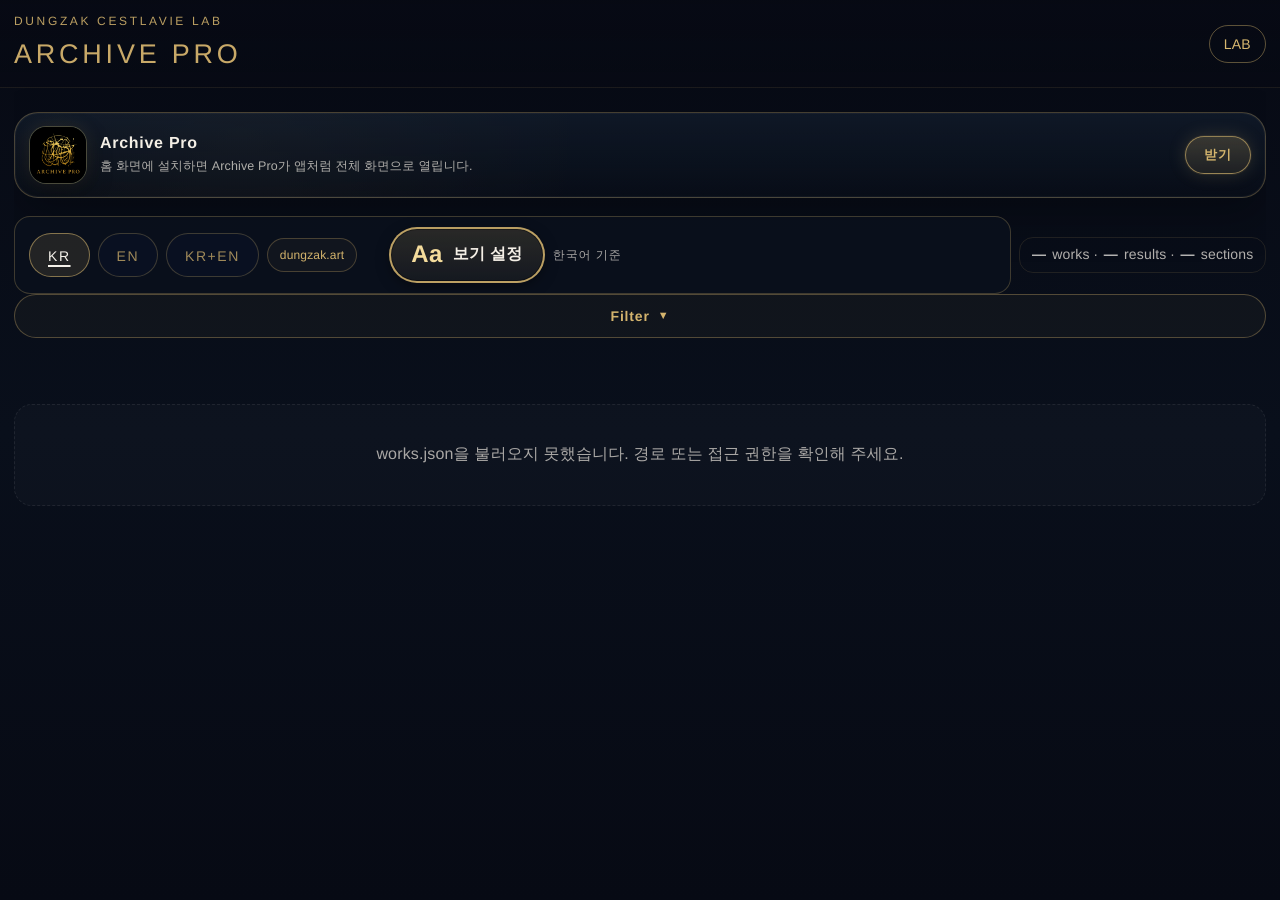
<file: archivepro/index.html>
<!DOCTYPE html>
<html lang="ko">
<head>
  <meta charset="utf-8" />
  <meta name="viewport" content="width=device-width, initial-scale=1, viewport-fit=cover" />
<link rel="preload" href="/archivepro/archive-runtime.js?v=22" as="script">
<script id="ap-tablet-ux-detect">
(function(){
  try {
    var root = document.documentElement;

    /* Unified Tablet Layout detection — width + input-type only.
       No iPad/Android user-agent branching: any device (regardless of
       OS or browser) that is both (a) 768px or wider and (b) touch/coarse
       pointer primary (i.e. not a mouse-driven desktop/laptop) gets the
       exact same Tablet Layout. Re-evaluated live so rotation, Split View,
       and external-display changes are picked up without a reload. */
    var mqWidth = window.matchMedia('(min-width:768px)');
    var mqCoarse = window.matchMedia('(hover:none) and (pointer:coarse)');

    function applyTabletClass(){
      root.classList.toggle('ap-tablet-ui', mqWidth.matches && mqCoarse.matches);
    }
    applyTabletClass();

    if (mqWidth.addEventListener) {
      mqWidth.addEventListener('change', applyTabletClass);
      mqCoarse.addEventListener('change', applyTabletClass);
    } else if (mqWidth.addListener) {
      mqWidth.addListener(applyTabletClass);
      mqCoarse.addListener(applyTabletClass);
    }

    /* Filter panel default state — applies to ALL devices (iPhone, iPad,
       Desktop alike), independent of the ap-tablet-ui check above.
       Always COLLAPSED on first visit so artwork is what a person sees
       first. If someone has explicitly expanded it before (stored '0'),
       that choice is remembered; any other stored value (or none at all)
       stays collapsed. */
    var collapsed = true;
    if (navigator.standalone === true) root.classList.add('ap-ios-standalone');
    if (/iPhone|iPad|iPod/i.test(navigator.userAgent || '') ||
        (navigator.platform === 'MacIntel' && navigator.maxTouchPoints > 1)) {
      root.classList.add('ap-ios-install');
    }
    try {
      var stored = window.localStorage.getItem('apArchiveProFilterCollapsed');
      if (stored === '0') collapsed = false;
    } catch(_e){}
    root.classList.toggle('ap-filter-collapsed', collapsed);
  } catch(_e){}
})();
</script>
<style id="ap-tablet-ux-style">
/* ===================================================================
   Archive Pro — Filter UI (universal) + Tablet Layout (final pass)
   Two independent scopes in this one block:

   1) FILTER TOGGLE / COLLAPSE — plain, unscoped selectors below.
      Applies identically on iPhone, iPad, and Desktop: a single
      Filter ▼/▲ button shows/hides the Section/Sort/Search panel.
      Selected Section, Sort, search text, and language are untouched
      by collapsing — only #searchArea's own box is animated.

   2) TABLET-ONLY COSMETICS — every rule prefixed html.ap-tablet-ui
      (set in <head> from a 768px+ AND coarse/touch-pointer check).
      Grid column counts, card sizing, the LAB button, and the top
      stats format stay tablet-exclusive; Desktop and phone keep their
      existing look for these specific properties.
   =================================================================== */

.ap-filter-toggle{
  display:none;
  width:100%;
  align-items:center;
  justify-content:center;
  gap:8px;
  min-height:44px;
  margin:0 0 12px;
  padding:0 20px;
  border-radius:999px;
  border:1px solid rgba(212,180,109,.34);
  background:rgba(212,180,109,.045);
  color:#d4b46d;
  font-family:inherit;
  font-size:14px;
  font-weight:650;
  letter-spacing:.06em;
  cursor:pointer;
  -webkit-tap-highlight-color:transparent;
  transition:opacity .2s ease, border-color .2s ease, background-color .2s ease;
}
body.archive-entered .ap-filter-toggle{
  display:flex;
  order:4;
}
body:not(.archive-entered) .ap-filter-toggle{
  display:none !important;
}
.ap-filter-toggle:hover,
.ap-filter-toggle:focus-visible{
  opacity:.92;
  border-color:rgba(212,180,109,.56);
  background:rgba(212,180,109,.08);
  outline:none;
}
.ap-filter-toggle-arrow{
  display:inline-block;
  font-size:11px;
  line-height:1;
}

/* Collapsed / expanded Filter panel — animated with a CSS-only
   max-height + opacity transition (~0.22s, within the 0.2–0.25s spec)
   instead of a hard display:none toggle. Hero (KR/EN + stats) and the
   results grid are left untouched, so they simply move up and more
   artwork cards become visible. */
body.archive-entered #searchArea{
  overflow:hidden;
  max-height:560px;
  opacity:1;
  transition:max-height .22s ease, opacity .2s ease, padding .22s ease, margin .22s ease;
}
.ap-filter-collapsed body.archive-entered #searchArea{
  max-height:0;
  opacity:0;
  padding-top:0;
  padding-bottom:0;
  margin-top:0;
  pointer-events:none;
}

/* Search icon inside the search input (placeholder text is untouched) */
.ap-search-input-wrap{
  position:relative;
  display:block;
}
.ap-search-input-wrap .ap-search-icon{
  position:absolute;
  left:16px;
  top:50%;
  transform:translateY(-50%);
  font-size:15px;
  line-height:1;
  opacity:.6;
  pointer-events:none;
}
#searchArea .ap-search-input-wrap .input[type="search"]{
  padding-left:42px !important;
}

/* ---- Column rules: 768px→3 / 1100px→4 / 1600px→5, tablet-scoped ---- */
@media (min-width:768px) and (max-width:1099.98px){
  html.ap-tablet-ui .grid{grid-template-columns:repeat(3,minmax(0,1fr)) !important}
}
@media (min-width:1100px) and (max-width:1599.98px){
  html.ap-tablet-ui .grid{grid-template-columns:repeat(4,minmax(0,1fr)) !important}
}
@media (min-width:1600px){
  html.ap-tablet-ui .grid{grid-template-columns:repeat(5,minmax(0,1fr)) !important}
}

/* ---- Card height trimmed ~7% (image aspect-ratio untouched) so one
   extra row fits on the first screen ---- */
html.ap-tablet-ui .grid{gap:11px}
html.ap-tablet-ui .card-body{padding:8px 10px 9px}
html.ap-tablet-ui .card-top{margin-bottom:5px}
html.ap-tablet-ui .title{margin-bottom:4px}

/* ---- LAB button ~12% smaller ---- */
html.ap-tablet-ui .lab-link-btn,
html.ap-tablet-ui .lab-external-open,
html.ap-tablet-ui #labExternalOpen{
  min-width:47px;
  height:33px;
  padding:0 11px;
  font-size:12px;
}

/* ---- Top stats: "Works · Sections" before a search, "Results" only
   once a search/filter is active — no redundant text either way ---- */
.ap-stats-tablet{display:none}
html.ap-tablet-ui .stats-inline{display:none}
html.ap-tablet-ui .ap-stats-tablet{
  display:block;
  color:var(--muted);
  font-size:13px;
  letter-spacing:.02em;
}
html.ap-tablet-ui .ap-stats-tablet .ap-stats-tablet-results{display:none}
html.ap-tablet-ui .ap-stats-tablet.ap-has-results .ap-stats-tablet-default{display:none}
html.ap-tablet-ui .ap-stats-tablet.ap-has-results .ap-stats-tablet-results{display:inline}
</style>
<!-- Archive Pro First-Load Speed Patch: earliest possible connection warm-up
     to the data/image hosts, so DNS + TLS negotiation runs in the background
     while the rest of the page is still parsing. No visual/design change. -->
<link rel="preconnect" href="https://raw.githubusercontent.com" crossorigin>
<link rel="dns-prefetch" href="https://raw.githubusercontent.com">
<link rel="preconnect" href="https://dungzak.art" crossorigin>
<link rel="dns-prefetch" href="https://dungzak.art">
<link rel="stylesheet" href="/archivepro/archive-shell.css?v=22">

  <meta name="theme-color" content="#0b0f14" />
  <meta name="color-scheme" content="dark" />
  <meta name="format-detection" content="telephone=no,address=no,email=no" />

  <title>Archive Pro — DUNGZAK CESTLAVIE LAB</title>
  <meta name="description" content="Archive Pro — artwork archive engine for search, filter, and zoom view." />
  <link rel="manifest" href="/archivepro/manifest.json" />
  <meta name="mobile-web-app-capable" content="yes" />
  <meta name="apple-mobile-web-app-capable" content="yes" />
  <meta name="apple-mobile-web-app-status-bar-style" content="black-translucent" />
  <meta name="apple-mobile-web-app-title" content="Archive Pro" />
  <link rel="apple-touch-icon" href="/archivepro-icon-512-v2.png?v=2" />
  <link rel="icon" type="image/png" sizes="192x192" href="/archivepro-icon-192-v2.png?v=2" />
  <link rel="icon" type="image/png" sizes="512x512" href="/archivepro-icon-512-v2.png?v=2" />
  <!-- 2026-11-17 (cr1) 저시력 캡션 리더 — 공통 모듈(Artist Edition·COSMOS와 같은 파일) -->
  <link rel="stylesheet" href="/archivepro/caption-reader.css?v=20261123-par1" />
  <script src="/archivepro/caption-reader.js?v=20261123-par1" defer></script>



<style id="ap-title-scale-20260722">
/* ============================================================
   ARCHIVE PRO 타이틀 축소 (2026-07-22, 엘솔) — 글자 크기만.
   색·서체·질감·레이아웃·기능 무변경. 파일 내 기존 h1 규칙들이
   !important 층이므로 최후 소스 순서로 확정 우선권을 가진다.
   기존 유효값: 데스크톱 clamp(22px,3.1vw,34px) / 모바일 clamp(21px,8vw,30px)
   ============================================================ */
.brand-row h1,
.brand-home-link h1{
  font-size:clamp(22px, 2.5vw, 27px) !important; /* 34 → 27px (약 -20%), 태블릿 하한 22px */
  letter-spacing:.14em !important;               /* 작아진 만큼 자간을 살짝 넓혀 우아하게 */
  line-height:1.05 !important;
  white-space:nowrap !important;
}
@media (max-width:640px){
  .brand-row h1,
  .brand-home-link h1{
    font-size:clamp(18px, 5.8vw, 23px) !important; /* 390px: 30 → 22.6px */
    letter-spacing:.12em !important;
  }
}
</style>
<style id="ap-search-sync-20261013">
/* 2026-10-13 (apsearch1) — 검색 영역을 ARCHIVE PRO Artist Edition(앱)과 같게.
   ① 검색창: 앱의 .archive-search 규칙 그대로(아이콘 · 입력 · 지우기 × · 금색 검색 버튼이 한 칸 안에)
   ② 검색 안내: 앱 srchhint1/srchcolor1 그대로(#B7AFA0, 15/16px, 휴대폰 검색창 아래 · 태블릿 한 줄 전체 · PC 검색 칸 아래)
   ③ 글자: 앱 typo2 그대로(제목 #F1F3F7 600 · 선택값/입력 #F0F2F6 500 · 옵션 #E1E5EC · placeholder #C5CBD5 · 초기화 #D4B46D)
   #searchArea 안에만 적용. 작품 카드·헤더·뷰어·데이터·검색 로직은 건드리지 않음. */
.archive-search{display:flex;align-items:center;gap:6px;width:100%;min-width:0;background:rgba(255,255,255,.03);border:1px solid var(--line-strong,rgba(255,255,255,.12));border-radius:12px;padding:4px 6px 4px 12px;margin:0}
.archive-search:focus-within{border-color:rgba(214,183,111,.55)}
.archive-search__icon{flex:0 0 auto;opacity:.7;font-size:14px}
.archive-search__input{flex:1 1 auto;min-width:0;background:transparent;border:0;outline:0;color:inherit;font:inherit;padding:8px 4px}
.archive-search__input::-webkit-search-cancel-button{display:none}
.archive-search__clear{flex:0 0 auto;width:28px;height:28px;border:0;border-radius:50%;background:rgba(255,255,255,.08);color:inherit;font-size:16px;line-height:1;cursor:pointer}
.archive-search__clear:hover{background:rgba(255,255,255,.16)}
#searchArea .archive-search__input:placeholder-shown~.archive-search__clear{display:none}
.archive-search__submit{flex:0 0 auto;border:1px solid rgba(214,183,111,.42);background:rgba(212,180,109,.06);color:#d6b76f;border-radius:999px;padding:7px 14px;font:inherit;font-size:15px;letter-spacing:.02em;cursor:pointer;white-space:nowrap}
.archive-search__submit:active{opacity:.75}
@media (max-width:640px){.archive-search{padding-left:10px}.archive-search__submit{padding:6px 11px;font-size:15px}}
@media (max-width:767px){.archive-search{min-height:52px!important;border-radius:18px!important}.archive-search__input{min-height:44px!important}}
.archive-search__input::placeholder{color:#C8CDD5;opacity:1}
#searchArea .archive-search-hint{grid-column:auto;align-self:start;margin:-4px 2px 2px;padding:0;font-size:15px;line-height:22px;font-weight:500;letter-spacing:.01em;color:#B7AFA0;text-transform:none;white-space:normal;word-break:keep-all;overflow-wrap:anywhere;min-width:0}
@media (min-width:641px) and (max-width:1040px){#searchArea .archive-search-hint{grid-column:1/-1;font-size:16px;line-height:24px;margin-top:-6px}}
@media (min-width:1041px){#searchArea .archive-search-hint{grid-column:3;grid-row:2;font-size:15px;margin-top:-6px}}
#searchArea .field label,body.archive-entered.archive-filter-open #searchArea .field label{color:#F1F3F7!important;font-weight:600!important;opacity:1!important;letter-spacing:.01em!important;text-shadow:none}
#searchArea .field label .ap-lbl-en{letter-spacing:.03em}
#searchArea .field label,body.archive-entered.archive-filter-open #searchArea .field label{font-size:16px!important;line-height:16px!important}
#searchArea .select,#searchArea .select option,body.archive-entered.archive-filter-open #searchArea .select{font-size:16px!important}
@media (max-width:640px){#searchArea .control-actions .btn,body.archive-entered.archive-filter-open #searchArea .control-actions .btn{font-size:16px!important}}
#searchArea .select,body.archive-entered.archive-filter-open #searchArea .select{color:#F0F2F6!important;font-weight:500}
#searchArea .select option{color:#E1E5EC;font-weight:500}
#searchArea .archive-search__input{color:#F0F2F6;font-weight:500}
#searchArea .archive-search__input::placeholder{color:#C5CBD5;font-weight:500}
#searchArea .archive-search__submit{font-weight:600}
#searchArea .control-actions .btn,body.archive-entered.archive-filter-open #searchArea .control-actions .btn{color:#D4B46D!important}
</style>
<style id="ap-inquiry-menu-20261018">
/* 2026-10-18 (apinquiry1) PC 이메일 문의 작성 방법 안내 — 기존 블랙·골드 톤 */
.ap-inquiry-menu{position:fixed;z-index:200;width:260px;max-width:calc(100vw - 16px);max-height:calc(100vh - 16px);overflow-y:auto;-webkit-overflow-scrolling:touch;overscroll-behavior:contain;padding:14px 14px 12px;box-sizing:border-box;border-radius:14px;border:1px solid rgba(212,180,109,.42);background:linear-gradient(180deg,rgba(11,19,36,.98),rgba(7,10,20,.99));color:#F4F1EA;box-shadow:0 18px 40px rgba(0,0,0,.45);font-size:13px;line-height:1.4}
.ap-inquiry-menu__title{margin:0 28px 10px 2px;color:#D4B46D;font-size:12px;letter-spacing:.04em}
.ap-inquiry-menu__opt{display:flex;align-items:center;width:100%;min-height:38px;margin:0 0 6px;padding:0 12px;box-sizing:border-box;border-radius:10px;border:1px solid rgba(212,180,109,.26);background:rgba(212,180,109,.05);color:#E6C98A;font:inherit;font-size:13px;text-align:left;text-decoration:none;cursor:pointer}
.ap-inquiry-menu__opt:hover,.ap-inquiry-menu__opt:focus-visible{border-color:rgba(212,180,109,.6);background:rgba(212,180,109,.1);color:#F4F1EA;outline:none}
.ap-inquiry-menu__addr{margin:8px 2px 0;color:rgba(244,241,234,.80);font-size:12px;-webkit-user-select:all;user-select:all;word-break:break-all}
.ap-inquiry-menu__msg{margin:4px 2px 0;min-height:16px;color:#D4B46D;font-size:12px;line-height:1.45;white-space:pre-line;word-break:keep-all}
.ap-inquiry-menu__x{position:absolute;top:6px;right:6px;width:32px;height:32px;touch-action:manipulation;padding:0;border:0;border-radius:50%;background:rgba(255,255,255,.06);color:#D4B46D;font-size:16px;line-height:32px;cursor:pointer}
.ap-inquiry-menu__x:hover,.ap-inquiry-menu__x:focus-visible{background:rgba(255,255,255,.14);outline:none}
/* P0 — Viewer status and responsive inquiry surface; do not style gallery/card elements. */
.lb-collection-status { display:flex; flex-wrap:wrap; align-items:center; gap:10px; padding:8px 0 12px; color:#E9ECF1; }
.lb-collection-status[hidden] { display:none!important; }
.lb-collection-status__text { font-weight:650; overflow-wrap:anywhere; }
.lb-collection-status__inquiry { min-height:44px; padding:8px 14px; border:1px solid #D4B46D; border-radius:999px; background:#111A2A; color:#F4EFE6; font:inherit; text-align:left; overflow-wrap:anywhere; cursor:pointer; }
.lb-collection-status__inquiry:focus-visible { outline:3px solid #F4EFE6; outline-offset:2px; }
.ap-inquiry-menu.ap-inquiry-menu--adaptive { z-index:2147483100; --ap-inquiry-scale:1; width:min(calc(260px * var(--ap-inquiry-scale)), calc(100vw - 16px)); max-width:calc(100vw - 16px); max-height:calc(100dvh - 16px); font-size:calc(13px * var(--ap-inquiry-scale)); overflow-wrap:anywhere; }
.ap-inquiry-menu--adaptive .ap-inquiry-menu__title,.ap-inquiry-menu--adaptive .ap-inquiry-menu__opt,.ap-inquiry-menu--adaptive .ap-inquiry-menu__addr,.ap-inquiry-menu--adaptive .ap-inquiry-menu__msg { font-size:1em; line-height:1.45; white-space:normal; overflow-wrap:anywhere; }
.ap-inquiry-menu--adaptive .ap-inquiry-menu__opt { min-height:44px; padding:.55em .7em; }
.ap-inquiry-menu--adaptive .ap-inquiry-menu__x { position:sticky; float:right; top:0; z-index:2; width:max(44px,1.2em); height:max(44px,1.2em); font-size:1em; line-height:1; }
@media (max-width:600px) { .ap-inquiry-menu--adaptive .ap-inquiry-menu__opt { width:100%; } }
</style>
<!-- 2026-11-22 (lab-a11y1): 전역 보기 설정(글자 크기 100~400%·고대비) — 앱·문의 및 지원과 같은 설정 공유. 이 3줄을 지우면 이전 상태. -->
<link rel="stylesheet" href="/a11y/display-settings.css?v=20261123-aa2" />
<script src="/a11y/display-settings.js?v=20261123-aa2"></script>
<!-- Screen reader keyboard/semantic layer (no login/data behavior changes). -->
<link rel="stylesheet" href="/a11y/screenreader-core.css?v=20261122-sr1">
<script src="/a11y/screenreader-core.js?v=20261122-sr1" defer></script>
</head>
<body class="archive-entered archive-filter-open">
  <a id="dz-sr-skip" class="dz-sr-skip" href="#archiveMain">본문으로 이동 / Skip to content</a>
  <div class="site-bg" aria-hidden="true"></div>

  <header class="site-header">
    <div class="header-inner">
      <div class="brand-wrap">
        <p class="eyebrow">DUNGZAK CESTLAVIE LAB</p>
        <div class="brand-row">
          <a href="/archivepro/index.html" id="ap-reset-trigger" class="brand-home-link" aria-label="Archive Pro reset">
            <h1>ARCHIVE PRO</h1>
          </a>
        </div>
      </div>
      <a id="labLink" class="lab-link-btn" href="https://dungzaklab.art/" rel="noopener">LAB</a>
    </div>
  </header>

  <div class="site-shell">
<section class="hero hero-compressed" aria-label="Archive controls summary">
      <article class="lang-inline" aria-label="Language mode and site link">
        <div class="lang-tabs" role="tablist" aria-label="Language mode">
          <button class="lang-tab active" type="button" data-lang="kr" aria-pressed="true">KR</button>
          <button class="lang-tab" type="button" data-lang="en" aria-pressed="false">EN</button>
          <button class="lang-tab" type="button" data-lang="both" aria-pressed="false">KR+EN</button>
        </div>
        <a class="hero-home-link" href="https://dungzak.art/" target="_blank" rel="noopener noreferrer">dungzak.art</a>
        <p class="hero-mode-line" id="heroModeLine">한국어 기준</p>
      </article>

      <aside class="stats-inline" aria-label="아카이브 통계">
        <span id="statTotal">—</span> works ·
        <span id="statFiltered">—</span> results ·
        <span id="statSections">—</span> sections
        <span id="statDescTotal" class="visually-hidden">전체 작품 수</span>
        <span id="statDescFiltered" class="visually-hidden">현재 검색 결과</span>
        <span id="statDescSections" class="visually-hidden">섹션 수</span>
      </aside>

      <aside class="ap-stats-tablet" aria-label="아카이브 통계">
        <span class="ap-stats-tablet-default">
          <span id="apStatTotalTablet">—</span> Works · <span id="apStatSectionsTablet">—</span> Sections
        </span>
        <span class="ap-stats-tablet-results">
          <span id="apStatFilteredTablet">—</span> Results
        </span>
      </aside>
    </section>

    <section class="panel entry-layer archive-entry-wrap" aria-label="Archive entry">
      <div class="entry-panel">
        <a id="enterArchivePro" class="critical-entry-btn" href="#archiveWorks" data-kr="아카이브 입장 →" data-en="Enter Archive →">아카이브 입장 →</a>
      </div>
    </section>


    <section id="installPanel" class="install-panel install-appstore is-visible" aria-label="Archive Pro app installation">
      <div class="install-icon-wrap" aria-hidden="true">
        <img class="install-icon" src="/archivepro-icon-192-v2.png?v=2" alt="" loading="lazy" decoding="async">
      </div>

      <div class="install-text">
        <span id="installTitle" class="install-title">Archive Pro</span>
        <span id="installDesc" class="install-desc">홈 화면에 설치하면 Archive Pro가 앱처럼 전체 화면으로 열립니다.</span>
        <span id="installGuide" class="install-guide" hidden>설치 창이 뜨지 않으면 Chrome 메뉴(⋮)에서 “앱 설치”를 선택하세요.</span>

        <div id="iosInstallGuide" class="ios-install-guide" hidden>
          <span class="ios-guide-title">iPhone 설치 방법</span>
          <span class="ios-guide-step">1. Safari에서 이 페이지를 여세요.</span>
          <span class="ios-guide-step">2. 하단 공유 버튼(□↑)을 누르세요.</span>
          <span class="ios-guide-step">3. “홈 화면에 추가”를 선택하세요.</span>
        </div>
      </div>

      <div class="install-actions">
        <button id="installAppBtn" class="install-btn" type="button">받기</button>
      </div>
    </section>

    <section id="searchArea" class="panel controls" aria-label="아카이브 검색 및 필터">
      <div class="field">
        <label for="sectionSelect" id="labelSection">섹션</label>
        <select id="sectionSelect" class="select" aria-label="섹션 선택">
        </select>
      </div>

      <div class="field">
        <label for="sortSelect" id="labelSort">정렬</label>
        <select id="sortSelect" class="select" aria-label="정렬 선택">
          <option value="section-id-asc" selected>기본순</option>
          <option value="id-desc">번호 늦은순</option>
          <option value="year-desc">최신순</option>
        </select>
      </div>

      <div class="field field-search">
        <label for="searchInput" id="labelSearch">검색</label>
        <!-- 2026-10-13 (apsearch1) 앱(ARCHIVE PRO Artist Edition)과 같은 검색창: 아이콘 · 입력 · 지우기(×) · 검색 버튼 한 줄.
             입력 id(searchInput)는 그대로 — 실시간 검색·초기화·언어 전환 코드는 기존 그대로 동작. 검색 버튼(focusSearchBtn)은 즉시 검색 -->
        <form id="archiveSearchForm" class="archive-search" role="search" action="#" onsubmit="return false">
          <span class="archive-search__icon" aria-hidden="true">🔍</span>
          <input
            id="searchInput"
            class="archive-search__input"
            type="search"
            enterkeyhint="search"
            placeholder="작품 검색"
            autocomplete="off"
            spellcheck="false"
            aria-describedby="archiveSearchHint"
          />
          <button id="archiveSearchClear" class="archive-search__clear" type="button" aria-label="검색어 지우기">×</button>
          <button id="focusSearchBtn" class="archive-search__submit" type="submit">검색</button>
        </form>
      </div>
      <!-- 2026-10-13 (apsearch1) 검색 가능 항목 안내 — 검색창 바로 아래. 문구는 rebuildStaticTexts가 언어별로 채움 -->
      <p id="archiveSearchHint" class="archive-search-hint">작품명 · ID · 재료 · 연도</p>

      <div class="control-actions">
        <button id="resetBtn" class="btn secondary" type="button">초기화</button>
      </div>
    </section>


    <span id="archiveWorks" aria-hidden="true"></span>
    <main id="archiveMain" tabindex="-1" aria-live="polite">
      <div id="loadingScreen" class="panel loading-screen" hidden></div>

      <div id="resultsMeta" class="meta-row" style="display:flex;">
        <div class="meta-left">
          <strong id="resultText">—</strong>
          <span class="meta-pill" id="renderedText">표시 0점</span>
        </div>
        <div class="meta-right">
          <span
            class="meta-pill"
            id="activeFilterText"
            data-kr=""
            data-en=""
            style="display:none;">
          </span>
        </div>
      </div>

      <section id="grid" class="grid" aria-label="작품 그리드"></section>

      <div id="loadWrap" class="load-wrap" hidden>
        <button id="loadMoreBtn" class="btn" type="button">더 보기 / Load more</button>
      </div>

      <div id="emptyState" class="empty-state" hidden>
        조건에 맞는 작품이 없습니다.
      </div>

    </main>

  </div>

  <div id="lightbox" class="lightbox" aria-hidden="true" role="dialog" aria-modal="true" aria-label="작품 확대 보기">
    <button id="viewerCloseBtn" class="lightbox-close viewer-close" type="button" aria-label="닫기">×</button>
    <button id="lightboxPrev" class="lightbox-nav lightbox-prev" type="button" aria-label="Previous artwork">‹</button>
    <button id="lightboxNext" class="lightbox-nav lightbox-next" type="button" aria-label="Next artwork">›</button>

    <div class="lightbox-inner">
      <div class="lightbox-stage">
        <img id="lightboxImage" alt="" />
      </div>

      <aside id="lightboxCaption" class="lightbox-side" aria-labelledby="lbTitle" tabindex="-1">
        <p class="lb-id" id="lbId">—</p>
        <h3 class="lb-title" id="lbTitle">—</h3>
        <p class="lb-section" id="lbSection">—</p>
        <div id="lbCollectionStatus" class="lb-collection-status" hidden></div>

        <div class="lb-meta">
          <div class="lb-row"><div class="lb-key" id="lbKeyMaterial">재료</div><div class="lb-val" id="lbMaterial">—</div></div>
          <div class="lb-row"><div class="lb-key" id="lbKeySize">크기</div><div class="lb-val" id="lbSize">—</div></div>
          <div class="lb-row"><div class="lb-key" id="lbKeyYear">연도</div><div class="lb-val" id="lbYear">—</div></div>
          <div class="lb-row"><div class="lb-key" id="lbKeyImage">이미지</div><div class="lb-val" id="lbImagePath">—</div></div>
          <div class="lb-row"><div class="lb-key" id="lbKeyZoom">줌</div><div class="lb-val" id="lbZoomPath">—</div></div>
        </div>

        <div class="lb-actions mobile-hide-fullview-wrap">
          <a id="lbOpenImage" class="lb-link" href="#" target="_blank" rel="noopener noreferrer">이미지 열기</a>
          <a id="lbOpenZoom" class="lb-link mobile-hide-fullview" href="#" target="_blank" rel="noopener noreferrer">줌 열기</a>
        </div>
        <div class="lb-caption-cue">
          <button id="lightboxCaptionMore" class="lb-caption-more" type="button" aria-controls="lightboxCaption" aria-label="작품 캡션 아래로 스크롤" hidden></button>
        </div>
      </aside>
    </div>
  </div>
<script src="/archivepro/archive-runtime.js?v=22"></script>


<!-- Archive Pro PWA Install UX: Android native install + iPhone Safari guide -->
<script>
  (function(){
    var deferredInstallPrompt = null;
    var installPanel = document.getElementById('installPanel');
    var installBtn = document.getElementById('installAppBtn');
    var installTitle = document.getElementById('installTitle');
    var installDesc = document.getElementById('installDesc');
    var installGuide = document.getElementById('installGuide');
    var iosInstallGuide = document.getElementById('iosInstallGuide');
    var iosGuideOpen = false;

    function isStandaloneMode(){
      return window.matchMedia('(display-mode: fullscreen)').matches ||
             window.matchMedia('(display-mode: standalone)').matches ||
             window.navigator.standalone === true;
    }

    function isIOSDevice(){
      var ua = window.navigator.userAgent || '';
      var platform = window.navigator.platform || '';
      var iOSUA = /iPhone|iPad|iPod/i.test(ua);
      var iPadOS = platform === 'MacIntel' && window.navigator.maxTouchPoints > 1;
      return iOSUA || iPadOS;
    }

    function isSafari(){
      var ua = window.navigator.userAgent || '';
      return /^((?!chrome|android|crios|fxios|edgios).)*safari/i.test(ua);
    }

    function currentLang(){
      var active = document.querySelector('.lang-tab.active');
      return active && active.dataset ? (active.dataset.lang || 'kr') : 'kr';
    }

    function syncInstallText(forceGuide){
      if (!installTitle || !installDesc || !installBtn) return;
      var lang = currentLang();
      var ios = isIOSDevice();

      if (ios) {
        if (lang === 'en') {
          installTitle.textContent = 'Archive Pro for iPhone';
          installDesc.textContent = 'Install manually from Safari: Share → Add to Home Screen.';
          installBtn.textContent = 'Guide';
          if (installGuide) installGuide.textContent = isSafari() ? 'Use the Safari Share button at the bottom.' : 'Open this page in Safari first.';
          setIOSGuideText('en');
        } else if (lang === 'both') {
          installTitle.textContent = 'Archive Pro for iPhone';
          installDesc.textContent = 'Safari 공유 버튼 → 홈 화면에 추가 / Share → Add to Home Screen.';
          installBtn.textContent = '안내 / Guide';
          if (installGuide) installGuide.textContent = isSafari() ? '하단 공유 버튼을 사용하세요. / Use the Safari Share button.' : '먼저 Safari에서 여세요. / Open in Safari first.';
          setIOSGuideText('both');
        } else {
          installTitle.textContent = 'Archive Pro for iPhone';
          installDesc.textContent = 'Safari에서 공유 버튼을 눌러 홈 화면에 추가하세요.';
          installBtn.textContent = '설치 안내';
          if (installGuide) installGuide.textContent = isSafari() ? '하단 공유 버튼(□↑) → 홈 화면에 추가' : '먼저 Safari에서 이 페이지를 여세요.';
          setIOSGuideText('kr');
        }
      } else {
        if (lang === 'en') {
          installTitle.textContent = 'Archive Pro';
          installDesc.textContent = 'Install Archive Pro and open it as a fullscreen app.';
          installBtn.textContent = 'GET';
          if (installGuide) installGuide.textContent = 'If the button does not open installation, use Chrome menu (⋮) → Install app.';
        } else if (lang === 'both') {
          installTitle.textContent = 'Archive Pro';
          installDesc.textContent = '홈 화면에 설치하면 앱처럼 전체 화면으로 열립니다. / Install as a fullscreen app.';
          installBtn.textContent = '받기 / GET';
          if (installGuide) installGuide.textContent = '설치 창이 뜨지 않으면 Chrome 메뉴(⋮) → 앱 설치를 선택하세요. / If needed, use Chrome menu (⋮) → Install app.';
        } else {
          installTitle.textContent = 'Archive Pro';
          installDesc.textContent = '홈 화면에 설치하면 Archive Pro가 앱처럼 전체 화면으로 열립니다.';
          installBtn.textContent = '받기';
          if (installGuide) installGuide.textContent = '설치 창이 뜨지 않으면 Chrome 메뉴(⋮)에서 “앱 설치”를 선택하세요.';
        }
      }

      if (installGuide) installGuide.hidden = ios || !forceGuide;
      if (iosInstallGuide) iosInstallGuide.hidden = !(ios && iosGuideOpen);
      if (ios) {
        installPanel.classList.toggle('ap-ios-guide-open', iosGuideOpen);
        installBtn.setAttribute('aria-controls', 'iosInstallGuide');
        installBtn.setAttribute('aria-expanded', String(iosGuideOpen));
      }
    }

    function setIOSGuideText(lang){
      if (!iosInstallGuide) return;
      var title = iosInstallGuide.querySelector('.ios-guide-title');
      var steps = iosInstallGuide.querySelectorAll('.ios-guide-step');

      if (lang === 'en') {
        if (title) title.textContent = 'iPhone installation';
        if (steps[0]) steps[0].textContent = '1. Open this page in Safari.';
        if (steps[1]) steps[1].textContent = '2. Tap the Share button (□↑).';
        if (steps[2]) steps[2].textContent = '3. Choose “Add to Home Screen”.';
      } else if (lang === 'both') {
        if (title) title.textContent = 'iPhone 설치 / Installation';
        if (steps[0]) steps[0].textContent = '1. Safari에서 이 페이지를 여세요. / Open this page in Safari.';
        if (steps[1]) steps[1].textContent = '2. 공유 버튼(□↑)을 누르세요. / Tap Share.';
        if (steps[2]) steps[2].textContent = '3. 홈 화면에 추가를 선택하세요. / Add to Home Screen.';
      } else {
        if (title) title.textContent = 'iPhone 설치 방법';
        if (steps[0]) steps[0].textContent = '1. Safari에서 이 페이지를 여세요.';
        if (steps[1]) steps[1].textContent = '2. 하단 공유 버튼(□↑)을 누르세요.';
        if (steps[2]) steps[2].textContent = '3. “홈 화면에 추가”를 선택하세요.';
      }
    }

    function showInstallPanel(forceGuide){
      if (!installPanel) return;
      if (isStandaloneMode()) return;
      syncInstallText(Boolean(forceGuide));
      installPanel.hidden = false;
      installPanel.classList.add('is-visible');
    }

    function hideInstallPanel(){
      if (!installPanel) return;
      installPanel.classList.remove('is-visible');
      installPanel.hidden = true;
    }

    if (isStandaloneMode()) {
      document.body.classList.add('app-standalone');
        if (isIOSDevice()) document.body.classList.add('app-ios-standalone');
      hideInstallPanel();
    } else {
      if (document.readyState === 'loading') {
        document.addEventListener('DOMContentLoaded', function(){
          showInstallPanel(isIOSDevice());
        }, { once:true });
      } else {
        showInstallPanel(isIOSDevice());
      }
      window.setTimeout(function(){ showInstallPanel(isIOSDevice()); }, 900);
    }

    window.addEventListener('beforeinstallprompt', function(event){
      event.preventDefault();
      deferredInstallPrompt = event;
      showInstallPanel(false);
    });

    if (installBtn) {
      installBtn.addEventListener('click', async function(){
        if (isIOSDevice()) {
          iosGuideOpen = !iosGuideOpen;
          showInstallPanel(false);
          return;
        }

        syncInstallText(false);

        if (deferredInstallPrompt) {
          deferredInstallPrompt.prompt();
          try {
            await deferredInstallPrompt.userChoice;
          } catch (e) {}
          deferredInstallPrompt = null;
          showInstallPanel(false);
          return;
        }

        showInstallPanel(true);
      });
    }

    window.addEventListener('appinstalled', function(){
      deferredInstallPrompt = null;
      document.body.classList.add('app-standalone');
        if (isIOSDevice()) document.body.classList.add('app-ios-standalone');
      hideInstallPanel();
    });

    document.querySelectorAll('.lang-tab').forEach(function(tab){
      tab.addEventListener('click', function(){
        window.setTimeout(function(){
          var shouldShowGuide = Boolean((installGuide && !installGuide.hidden) || isIOSDevice());
          showInstallPanel(shouldShowGuide);
        }, 0);
      });
    });

    window.matchMedia('(display-mode: standalone)').addEventListener?.('change', function(){
      if (isStandaloneMode()) {
        document.body.classList.add('app-standalone');
        if (isIOSDevice()) document.body.classList.add('app-ios-standalone');
        hideInstallPanel();
      }
    });

    window.matchMedia('(display-mode: fullscreen)').addEventListener?.('change', function(){
      if (isStandaloneMode()) {
        document.body.classList.add('app-standalone');
        if (isIOSDevice()) document.body.classList.add('app-ios-standalone');
        hideInstallPanel();
      }
    });
  })();
</script>

<!-- Archive Pro Exhibition Offline Mode: root Service Worker registration -->
<script>
  if ('serviceWorker' in navigator) {
    window.addEventListener('load', function () {
      navigator.serviceWorker.register('/archivepro/sw.js', { scope: '/archivepro/', updateViaCache: 'none' }).then(function(registration){
        try {
          if (registration.active) registration.update().catch(function () {});
          if (navigator.serviceWorker.controller) {
            navigator.serviceWorker.controller.postMessage({ type: 'CACHE_NON_ORIGINS' });
          }
        } catch (e) {}
        return registration;
      }).catch(function () {});
    });
  }
</script>


<!-- Archive Pro — Unified Filter UI (iPhone + iPad + Desktop, one codepath)
     Adds: a collapsible Section/Sort/Search panel (collapsed by default
     everywhere), auto-collapse after a search is run, a search icon
     inside the search field, and a relabeled search button.
     Runs on every device — no width or pointer-type gate — so iPhone
     behaves exactly like iPad and Desktop. Only the Filter panel's
     open/closed box (via CSS max-height/opacity) is touched; existing
     search logic, works.json, language switching, Viewer, artwork
     loading, and performance behavior are untouched. -->
<script id="ap-tablet-ux-script">
(function(){
  'use strict';

  var STORAGE_KEY = 'apArchiveProFilterCollapsed';
  var AUTO_COLLAPSE_DEBOUNCE_MS = 550;

  function ready(fn){
    if (document.readyState === 'loading') {
      document.addEventListener('DOMContentLoaded', fn);
    } else {
      fn();
    }
  }

  ready(function(){
    var searchArea = document.getElementById('searchArea');
    var searchInput = document.getElementById('searchInput');
    var focusBtn = document.getElementById('focusSearchBtn');
    if (!searchArea) return;

    /* ---- 1. Filter collapse / expand toggle bar ---- */
    var toggleBtn = document.createElement('button');
    toggleBtn.type = 'button';
    toggleBtn.id = 'apFilterToggle';
    toggleBtn.className = 'ap-filter-toggle';
    toggleBtn.setAttribute('aria-controls', 'searchArea');
    toggleBtn.innerHTML =
      '<span class="ap-filter-toggle-label">Filter</span>' +
      '<span class="ap-filter-toggle-arrow" aria-hidden="true">\u25BC</span>';
    searchArea.parentNode.insertBefore(toggleBtn, searchArea);

    function isCollapsed(){
      return document.documentElement.classList.contains('ap-filter-collapsed');
    }

    function applyToggleUI(collapsed){
      toggleBtn.setAttribute('aria-expanded', collapsed ? 'false' : 'true');
      var arrowEl = toggleBtn.querySelector('.ap-filter-toggle-arrow');
      if (arrowEl) arrowEl.textContent = collapsed ? '\u25BC' : '\u25B2';
    }

    function setCollapsed(collapsed){
      document.documentElement.classList.toggle('ap-filter-collapsed', collapsed);
      applyToggleUI(collapsed);
      try { window.localStorage.setItem(STORAGE_KEY, collapsed ? '1' : '0'); } catch(_e){}
    }

    // Sync the button/arrow with whatever state the <head> script already
    // applied from storage, so there is no flash of the wrong label.
    applyToggleUI(isCollapsed());

    toggleBtn.addEventListener('click', function(){
      setCollapsed(!isCollapsed());
    });

    /* ---- 2. Auto-collapse once a search is actually run ---- */
    function maybeAutoCollapse(){
      var val = searchInput ? searchInput.value.trim() : '';
      /* 2026-10-14 (filterkeep1) Filter는 사용자가 직접 닫을 때만 닫힌다 — 검색 후 자동 닫힘 해제 */
      return;
    }

    var autoCollapseTimer = null;
    function scheduleAutoCollapse(){
      if (autoCollapseTimer) clearTimeout(autoCollapseTimer);
      autoCollapseTimer = setTimeout(maybeAutoCollapse, AUTO_COLLAPSE_DEBOUNCE_MS);
    }

    if (searchInput) {
      searchInput.addEventListener('input', scheduleAutoCollapse);
      searchInput.addEventListener('keydown', function(e){
        if (e.key === 'Enter') {
          if (autoCollapseTimer) clearTimeout(autoCollapseTimer);
          maybeAutoCollapse();
          searchInput.blur();
        }
      });
    }

    if (focusBtn) {
      focusBtn.addEventListener('click', function(){
        if (autoCollapseTimer) clearTimeout(autoCollapseTimer);
        maybeAutoCollapse();
      });
    }

    /* ---- 3. Search icon inside the search input (placeholder untouched) ---- */
    if (searchInput && searchInput.parentNode && !searchInput.closest('.ap-search-input-wrap') && !searchInput.closest('.archive-search')) {
      var wrap = document.createElement('span');
      wrap.className = 'ap-search-input-wrap';
      searchInput.parentNode.insertBefore(wrap, searchInput);
      var icon = document.createElement('span');
      icon.className = 'ap-search-icon';
      icon.setAttribute('aria-hidden', 'true');
      icon.textContent = '\uD83D\uDD0D';
      wrap.appendChild(icon);
      wrap.appendChild(searchInput);
    }

    /* ---- 4. Relabel the search button ("검색 집중" -> "검색") ---- */
    function currentLang(){
      var active = document.querySelector('.lang-tab.active');
      return active && active.dataset ? (active.dataset.lang || 'kr') : 'kr';
    }

    function focusBtnLabel(lang){
      if (lang === 'en') return 'Search';
      if (lang === 'both') return '검색 / Search';
      return '검색';
    }

    function updateFocusBtnLabel(){
      /* 2026-10-13 (apsearch1): 검색 버튼 문구는 rebuildStaticTexts(uiText.focusSearchBtn)가 관리 — 여기서 덮어쓰지 않음 */
      if (!focusBtn || focusBtn.classList.contains('archive-search__submit')) return;
      focusBtn.textContent = focusBtnLabel(currentLang());
    }

    updateFocusBtnLabel();
    document.querySelectorAll('.lang-tab').forEach(function(tab){
      tab.addEventListener('click', function(){
        requestAnimationFrame(updateFocusBtnLabel);
      });
    });
  });
})();
</script>
</body>
</html>
</file>
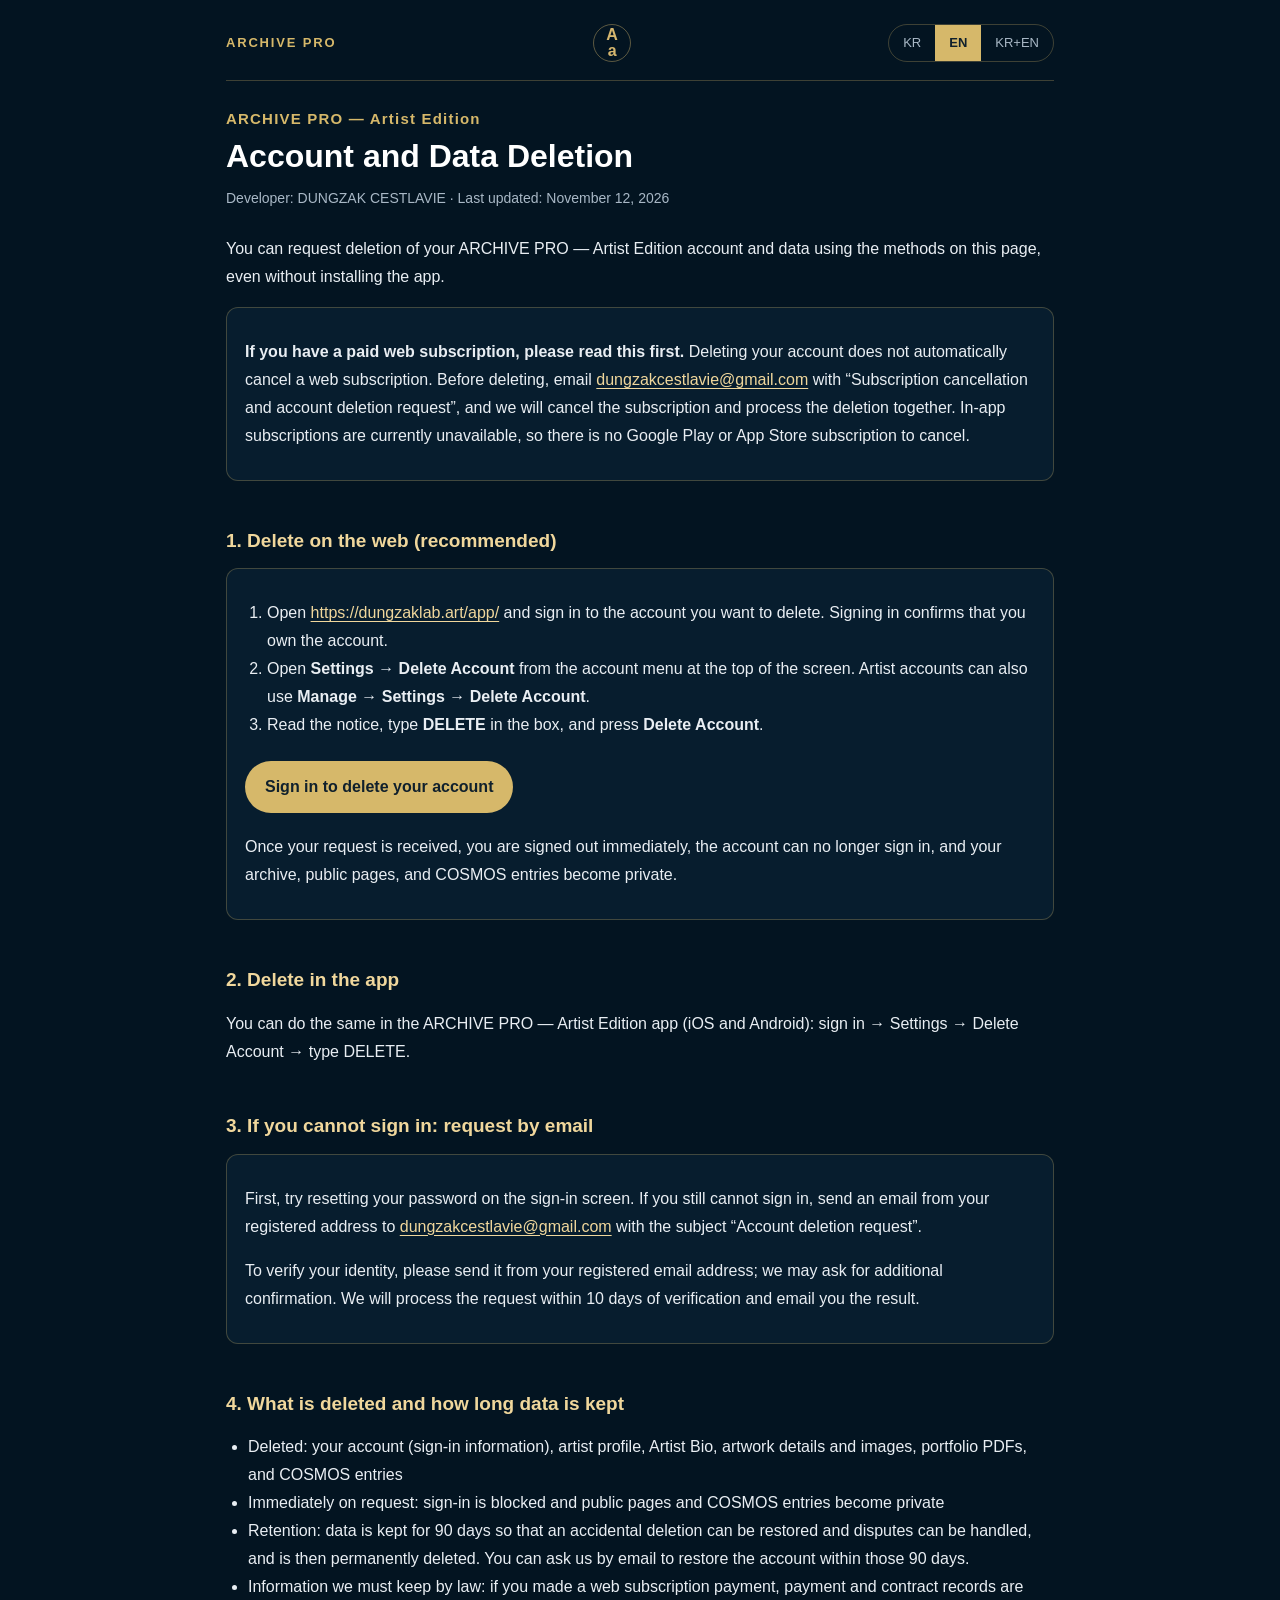
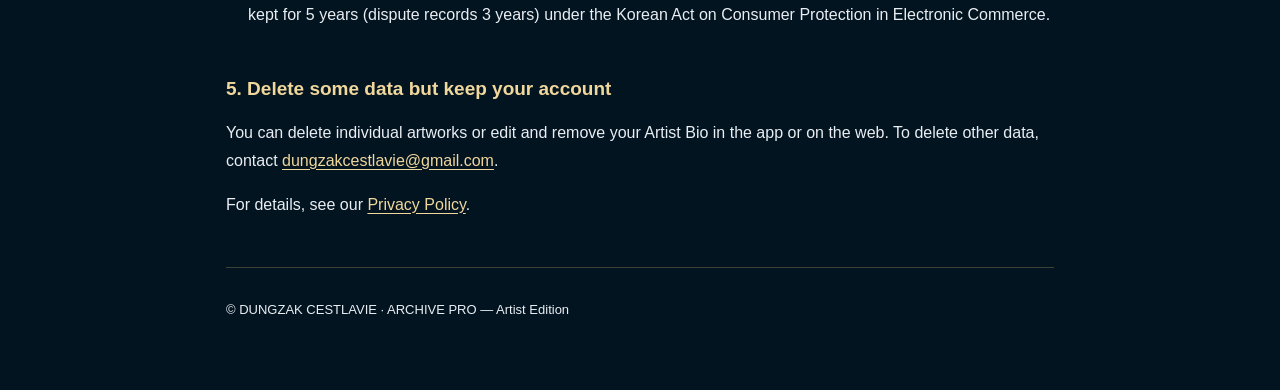
<file: delete-account/index.html>
<!DOCTYPE html>
<html lang="ko">
<head>
<meta charset="UTF-8">
<meta name="viewport" content="width=device-width, initial-scale=1, viewport-fit=cover">
<meta name="format-detection" content="telephone=no">
<title>계정 삭제 · Account Deletion — ARCHIVE PRO</title>
<meta name="description" content="ARCHIVE PRO — Artist Edition 계정 및 데이터 삭제 요청 / Account and data deletion. DUNGZAK CESTLAVIE.">
<meta name="robots" content="index, follow">
<link rel="canonical" href="https://dungzaklab.art/delete-account/">
<link rel="alternate" hreflang="ko" href="https://dungzaklab.art/delete-account/?lang=kr">
<link rel="alternate" hreflang="en" href="https://dungzaklab.art/delete-account/?lang=en">
<link rel="alternate" hreflang="x-default" href="https://dungzaklab.art/delete-account/">
<meta name="theme-color" content="#031421">
<link rel="icon" type="image/png" sizes="192x192" href="/archivepro-icon-192-v2.png">
<style>
  :root {
    --bg: #031421;
    --panel: #071d2e;
    --line: rgba(214, 184, 106, 0.28);
    --gold: #d6b86a;
    --gold-strong: #f0d79c;
    --text: #e9eef3;
    --muted: #a9b8c6;
    --link: #f0d79c;
    color-scheme: dark;
  }
  * { box-sizing: border-box; }
  html { -webkit-text-size-adjust: 100%; }
  body {
    margin: 0; background: var(--bg); color: var(--text);
    font-family: -apple-system, BlinkMacSystemFont, "Apple SD Gothic Neo", "Malgun Gothic", "Noto Sans KR", "Segoe UI", Roboto, sans-serif;
    font-size: 16px; line-height: 1.75; word-break: keep-all; overflow-wrap: anywhere;
  }
  .wrap { max-width: 860px; margin: 0 auto; padding: calc(24px + env(safe-area-inset-top)) max(16px, env(safe-area-inset-right)) calc(56px + env(safe-area-inset-bottom)) max(16px, env(safe-area-inset-left)); }
  header.top { display: flex; flex-wrap: wrap; align-items: center; justify-content: space-between; gap: 12px; padding-bottom: 18px; border-bottom: 1px solid var(--line); }
  .brand { color: var(--gold); letter-spacing: .14em; font-size: 13px; font-weight: 600; text-decoration: none; }
  .langs { display: inline-flex; border: 1px solid var(--line); border-radius: 999px; overflow: hidden; }
  .langs button { appearance: none; border: 0; background: transparent; color: var(--muted); font: inherit; font-size: 13px; padding: 6px 14px; cursor: pointer; min-height: 36px; }
  .langs button[aria-pressed="true"] { background: var(--gold); color: #10202c; font-weight: 700; }
  .langs button:focus-visible { outline: 2px solid var(--gold-strong); outline-offset: -2px; }
  h1 { font-size: clamp(24px, 5vw, 32px); line-height: 1.35; margin: 28px 0 8px; color: #fff; font-weight: 700; }
  h1 .sub { display: block; font-size: 15px; color: var(--gold); letter-spacing: .08em; font-weight: 600; margin-bottom: 6px; }
  .meta { color: var(--muted); font-size: 14px; margin: 0 0 24px; }
  nav.toc { background: var(--panel); border: 1px solid var(--line); border-radius: 12px; padding: 14px 18px; margin: 0 0 28px; }
  nav.toc ol { margin: 0; padding-left: 22px; columns: 2 260px; column-gap: 28px; }
  nav.toc li { break-inside: avoid; font-size: 14px; }
  h2 { font-size: 19px; line-height: 1.45; color: var(--gold-strong); margin: 40px 0 12px; padding-top: 6px; scroll-margin-top: 16px; }
  h3 { font-size: 16px; color: #fff; margin: 22px 0 8px; }
  p, li { color: var(--text); }
  ul, ol { padding-left: 22px; }
  a { color: var(--link); text-underline-offset: 3px; }
  .note { color: var(--muted); font-size: 14px; }
  .box { background: var(--panel); border: 1px solid var(--line); border-radius: 12px; padding: 14px 18px; margin: 14px 0; }
  .table-wrap { overflow-x: auto; -webkit-overflow-scrolling: touch; margin: 12px 0; border: 1px solid var(--line); border-radius: 10px; }
  table { border-collapse: collapse; width: 100%; min-width: 560px; font-size: 14px; line-height: 1.6; }
  th, td { text-align: left; vertical-align: top; padding: 10px 12px; border-bottom: 1px solid rgba(214, 184, 106, 0.16); }
  th { color: var(--gold); font-weight: 600; background: rgba(214, 184, 106, 0.06); }
  tr:last-child td { border-bottom: 0; }
  footer { margin-top: 48px; padding-top: 18px; border-top: 1px solid var(--line); color: var(--muted); font-size: 13px; }
  /* 언어 표시: JS가 없으면 두 언어를 모두 보여준다(KR+EN). */
  body.lang-kr [lang="en"] { display: none !important; }
  body.lang-en [lang="ko"] { display: none !important; }
  body.lang-both .bi > [lang="en"] { color: var(--muted); }
  body.lang-both p.bi > [lang="en"], body.lang-both li.bi > [lang="en"] { display: block; margin-top: 2px; }
  body.lang-both h2 > [lang="en"], body.lang-both h1 > [lang="en"] { display: block; font-size: .82em; font-weight: 600; }
  body.lang-both td > [lang="en"], body.lang-both th > [lang="en"] { display: block; }
  span[lang] { }
  .cta { display:inline-block; margin:6px 0 4px; padding:12px 20px; border-radius:999px; background:var(--gold); color:#10202c; font-weight:700; text-decoration:none; }
  .cta:focus-visible { outline:2px solid var(--gold-strong); outline-offset:3px; }
</style>
<!-- 2026-11-22 (lab-a11y1): 전역 보기 설정(글자 크기 100~400%·고대비) — 앱·문의 및 지원과 같은 설정 공유. 이 3줄을 지우면 이전 상태. -->
<link rel="stylesheet" href="/a11y/display-settings.css?v=20261123-aa2" />
<script src="/a11y/display-settings.js?v=20261123-aa2"></script>
</head>
<body class="lang-both">
<div class="wrap">

<header class="top">
  <a class="brand" href="/">ARCHIVE PRO</a>
  <div class="langs" role="group" aria-label="Language / 언어">
    <button type="button" data-lang="kr" aria-pressed="false">KR</button>
    <button type="button" data-lang="en" aria-pressed="false">EN</button>
    <button type="button" data-lang="both" aria-pressed="true">KR+EN</button>
  </div>
</header>

<h1 class="bi"><span class="sub">ARCHIVE PRO — Artist Edition</span><span lang="ko">계정 및 데이터 삭제</span><span lang="en">Account and Data Deletion</span></h1>
<p class="meta bi"><span lang="ko">개발자: 등작 DUNGZAK CESTLAVIE · 최종 수정일: 2026년 11월 12일</span><span lang="en">Developer: DUNGZAK CESTLAVIE · Last updated: November 12, 2026</span></p>
<p class="bi"><span lang="ko">ARCHIVE PRO — Artist Edition 계정과 데이터는 앱을 설치하지 않아도 이 페이지의 방법으로 삭제를 요청할 수 있습니다.</span><span lang="en">You can request deletion of your ARCHIVE PRO — Artist Edition account and data using the methods on this page, even without installing the app.</span></p>

<div class="box">
<p class="bi"><span lang="ko"><b>웹에서 유료 구독을 이용 중이라면 먼저 확인해 주세요.</b> 계정을 삭제해도 웹 구독 결제가 자동으로 해지되지 않습니다. 삭제 전에 <a href="mailto:dungzakcestlavie@gmail.com?subject=ARCHIVE%20PRO%20subscription%20cancellation%20and%20account%20deletion">dungzakcestlavie@gmail.com</a>로 “구독 해지 및 계정 삭제 요청”을 보내 주시면 구독을 해지한 뒤 계정 삭제를 함께 처리합니다. 앱 내 구독은 현재 제공되지 않으므로 Google Play·App Store에서 해지할 구독은 없습니다.</span><span lang="en"><b>If you have a paid web subscription, please read this first.</b> Deleting your account does not automatically cancel a web subscription. Before deleting, email <a href="mailto:dungzakcestlavie@gmail.com?subject=ARCHIVE%20PRO%20subscription%20cancellation%20and%20account%20deletion">dungzakcestlavie@gmail.com</a> with “Subscription cancellation and account deletion request”, and we will cancel the subscription and process the deletion together. In-app subscriptions are currently unavailable, so there is no Google Play or App Store subscription to cancel.</span></p>
</div>

<h2 id="web" class="bi"><span lang="ko">1. 웹에서 바로 삭제하기(권장)</span><span lang="en">1. Delete on the web (recommended)</span></h2>
<div class="box">
<ol>
<li class="bi"><span lang="ko"><a href="https://dungzaklab.art/app/">https://dungzaklab.art/app/</a>을 열고 삭제할 계정으로 로그인합니다. 로그인으로 계정 소유자임이 확인됩니다.</span><span lang="en">Open <a href="https://dungzaklab.art/app/">https://dungzaklab.art/app/</a> and sign in to the account you want to delete. Signing in confirms that you own the account.</span></li>
<li class="bi"><span lang="ko">화면 위쪽의 계정 메뉴에서 <b>설정 → 계정 삭제</b>를 엽니다. 작가 계정은 <b>관리 → 설정 → 계정 삭제</b>로도 열 수 있습니다.</span><span lang="en">Open <b>Settings → Delete Account</b> from the account menu at the top of the screen. Artist accounts can also use <b>Manage → Settings → Delete Account</b>.</span></li>
<li class="bi"><span lang="ko">안내를 확인하고 입력 칸에 <b>DELETE</b>를 입력한 뒤 <b>계정 삭제</b>를 누릅니다.</span><span lang="en">Read the notice, type <b>DELETE</b> in the box, and press <b>Delete Account</b>.</span></li>
</ol>
<p><a class="cta" href="https://dungzaklab.art/app/"><span lang="ko">로그인하고 계정 삭제하기</span><span lang="en">Sign in to delete your account</span></a></p>
<p class="bi"><span lang="ko">요청이 접수되면 즉시 로그아웃되고 이 계정으로는 더 이상 로그인할 수 없으며, 내 아카이브·공개 페이지·COSMOS 공개 항목이 비공개로 전환됩니다.</span><span lang="en">Once your request is received, you are signed out immediately, the account can no longer sign in, and your archive, public pages, and COSMOS entries become private.</span></p>
</div>

<h2 id="app" class="bi"><span lang="ko">2. 앱에서 삭제하기</span><span lang="en">2. Delete in the app</span></h2>
<p class="bi"><span lang="ko">ARCHIVE PRO — Artist Edition 앱(iOS·Android)에서도 같은 순서로 삭제할 수 있습니다: 로그인 → 설정 → 계정 삭제 → DELETE 입력.</span><span lang="en">You can do the same in the ARCHIVE PRO — Artist Edition app (iOS and Android): sign in → Settings → Delete Account → type DELETE.</span></p>

<h2 id="email" class="bi"><span lang="ko">3. 로그인할 수 없는 경우: 이메일로 요청</span><span lang="en">3. If you cannot sign in: request by email</span></h2>
<div class="box">
<p class="bi"><span lang="ko">먼저 로그인 화면의 비밀번호 재설정을 시도해 보세요. 그래도 로그인할 수 없다면, 가입한 이메일 주소로 <a href="mailto:dungzakcestlavie@gmail.com?subject=ARCHIVE%20PRO%20account%20deletion%20request">dungzakcestlavie@gmail.com</a>에 “계정 삭제 요청”이라는 제목으로 메일을 보내 주세요.</span><span lang="en">First, try resetting your password on the sign-in screen. If you still cannot sign in, send an email from your registered address to <a href="mailto:dungzakcestlavie@gmail.com?subject=ARCHIVE%20PRO%20account%20deletion%20request">dungzakcestlavie@gmail.com</a> with the subject “Account deletion request”.</span></p>
<p class="bi"><span lang="ko">본인 확인을 위해 가입한 이메일 주소에서 보내 주셔야 하며, 필요한 경우 추가 확인을 요청할 수 있습니다. 확인 후 10일 이내에 처리하고 결과를 이메일로 알려드립니다.</span><span lang="en">To verify your identity, please send it from your registered email address; we may ask for additional confirmation. We will process the request within 10 days of verification and email you the result.</span></p>
</div>

<h2 id="data" class="bi"><span lang="ko">4. 삭제되는 데이터와 보관 기간</span><span lang="en">4. What is deleted and how long data is kept</span></h2>
<ul>
<li class="bi"><span lang="ko">삭제 대상: 계정(로그인 정보), 작가 프로필, Artist Bio, 작품 정보와 작품 이미지, 포트폴리오 PDF, COSMOS 공개 항목</span><span lang="en">Deleted: your account (sign-in information), artist profile, Artist Bio, artwork details and images, portfolio PDFs, and COSMOS entries</span></li>
<li class="bi"><span lang="ko">요청 즉시: 로그인 차단, 공개 페이지·COSMOS 비공개 전환</span><span lang="en">Immediately on request: sign-in is blocked and public pages and COSMOS entries become private</span></li>
<li class="bi"><span lang="ko">보관 기간: 실수로 인한 삭제 복구와 분쟁 대응을 위해 90일 동안 보관한 뒤 영구 삭제합니다. 90일 안에는 이메일로 복구를 요청할 수 있습니다.</span><span lang="en">Retention: data is kept for 90 days so that an accidental deletion can be restored and disputes can be handled, and is then permanently deleted. You can ask us by email to restore the account within those 90 days.</span></li>
<li class="bi"><span lang="ko">법령상 보관 의무가 있는 정보: 웹 구독 결제가 있었던 경우 결제·계약 기록은 「전자상거래 등에서의 소비자보호에 관한 법률」에 따라 5년(분쟁 기록 3년) 보관됩니다.</span><span lang="en">Information we must keep by law: if you made a web subscription payment, payment and contract records are kept for 5 years (dispute records 3 years) under the Korean Act on Consumer Protection in Electronic Commerce.</span></li>
</ul>

<h2 id="partial" class="bi"><span lang="ko">5. 계정은 유지하고 일부 데이터만 삭제하기</span><span lang="en">5. Delete some data but keep your account</span></h2>
<p class="bi"><span lang="ko">앱이나 웹의 관리 화면에서 작품을 개별 삭제하거나 Artist Bio를 수정·삭제할 수 있습니다. 그 밖의 데이터 삭제는 <a href="mailto:dungzakcestlavie@gmail.com?subject=ARCHIVE%20PRO%20account%20deletion%20request">dungzakcestlavie@gmail.com</a>로 요청해 주세요.</span><span lang="en">You can delete individual artworks or edit and remove your Artist Bio in the app or on the web. To delete other data, contact <a href="mailto:dungzakcestlavie@gmail.com?subject=ARCHIVE%20PRO%20account%20deletion%20request">dungzakcestlavie@gmail.com</a>.</span></p>

<p class="bi"><span lang="ko">자세한 내용은 <a href="/privacy/">개인정보처리방침</a>을 참고하세요.</span><span lang="en">For details, see our <a href="/privacy/">Privacy Policy</a>.</span></p>

<footer>
  <p class="bi"><span lang="ko">© 등작 DUNGZAK CESTLAVIE · ARCHIVE PRO — Artist Edition</span><span lang="en">© DUNGZAK CESTLAVIE · ARCHIVE PRO — Artist Edition</span></p>
</footer>
</div>

<script>
(function () {
  var KEY = 'dungzaklab_privacy_lang';
  var MODES = { kr: 1, en: 1, both: 1 };
  var body = document.body;
  var btns = document.querySelectorAll('.langs button[data-lang]');
  function pick() {
    var q = null;
    try { q = new URLSearchParams(location.search).get('lang'); } catch (e) {}
    if (q && MODES[q]) return q;
    try { var s = localStorage.getItem(KEY); if (s && MODES[s]) return s; } catch (e) {}
    var nl = (navigator.language || '').toLowerCase();
    return nl.indexOf('ko') === 0 ? 'kr' : 'en';
  }
  function apply(mode, save) {
    body.classList.remove('lang-kr', 'lang-en', 'lang-both');
    body.classList.add('lang-' + mode);
    document.documentElement.lang = mode === 'en' ? 'en' : 'ko';
    for (var i = 0; i < btns.length; i++) btns[i].setAttribute('aria-pressed', btns[i].getAttribute('data-lang') === mode ? 'true' : 'false');
    if (save) { try { localStorage.setItem(KEY, mode); } catch (e) {} }
  }
  for (var i = 0; i < btns.length; i++) {
    btns[i].addEventListener('click', function () { apply(this.getAttribute('data-lang'), true); });
  }
  apply(pick(), false);
})();
</script>
</body>
</html>
</file>
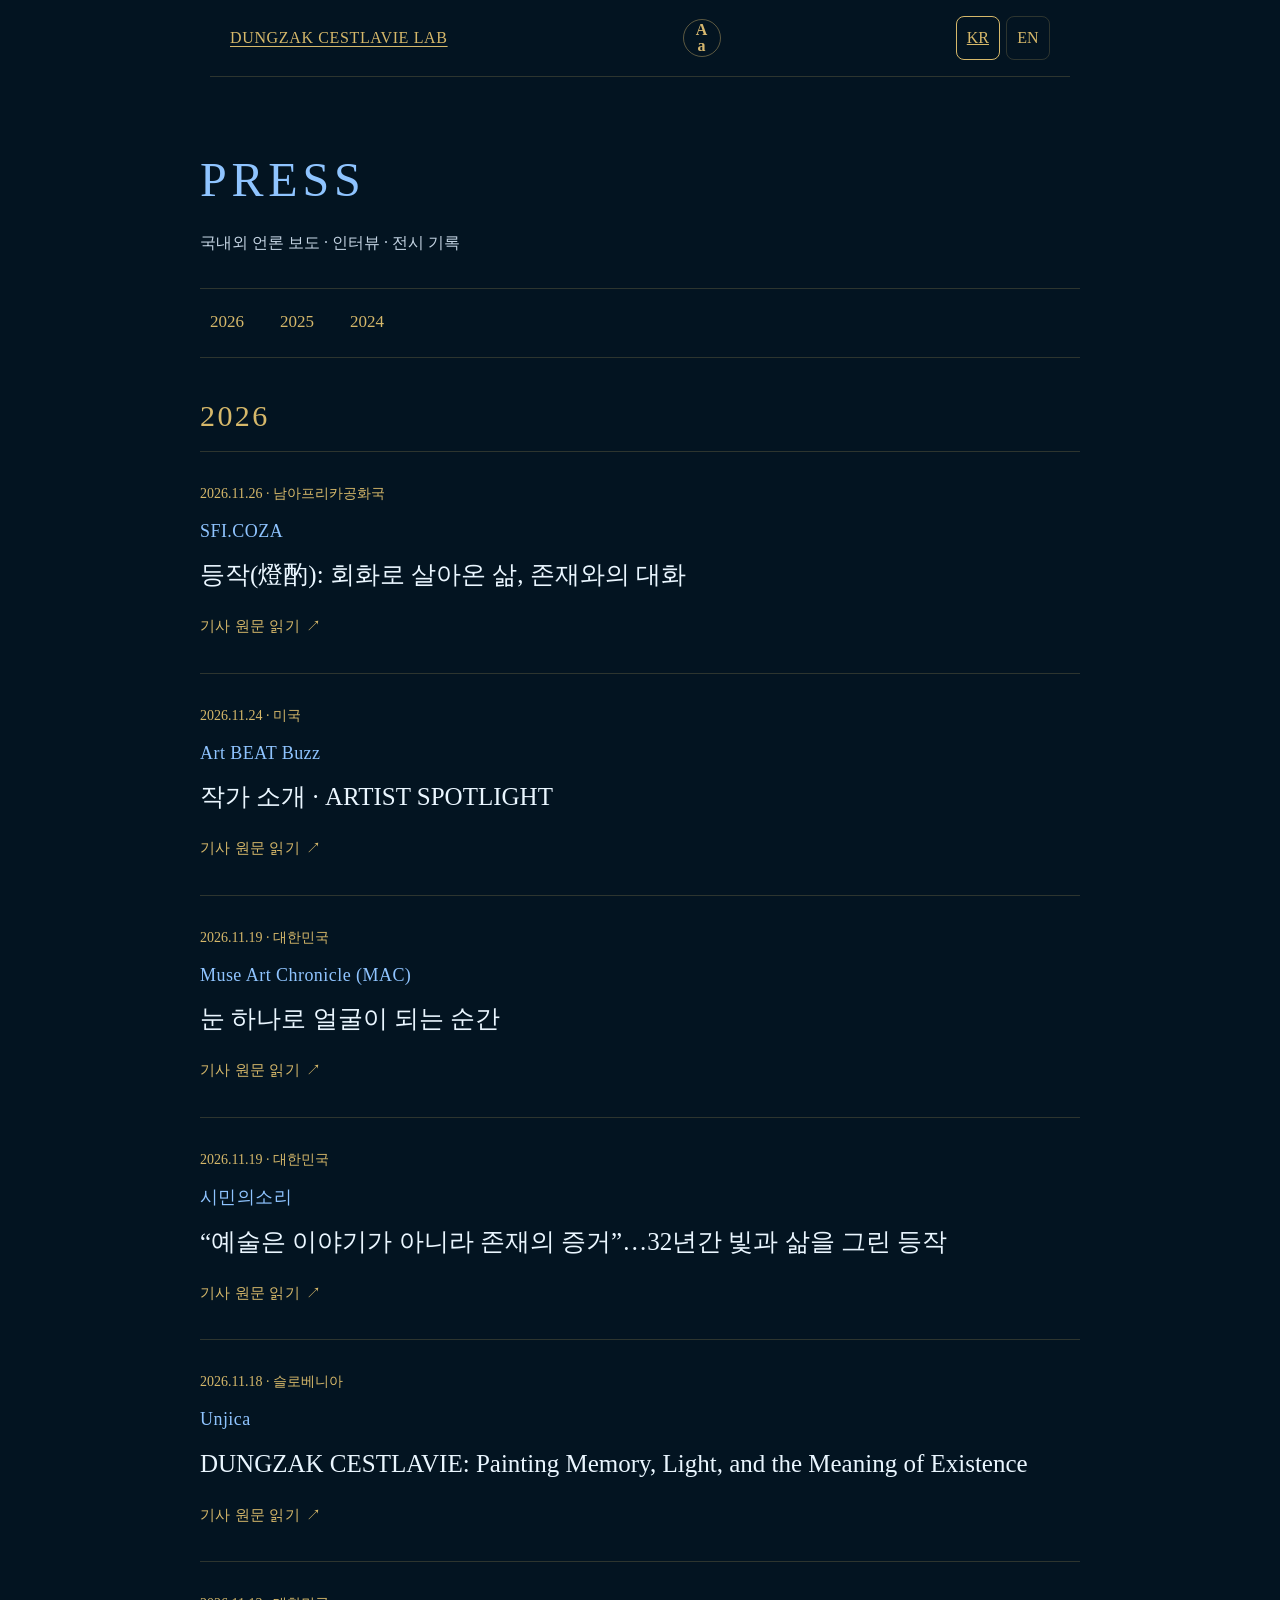
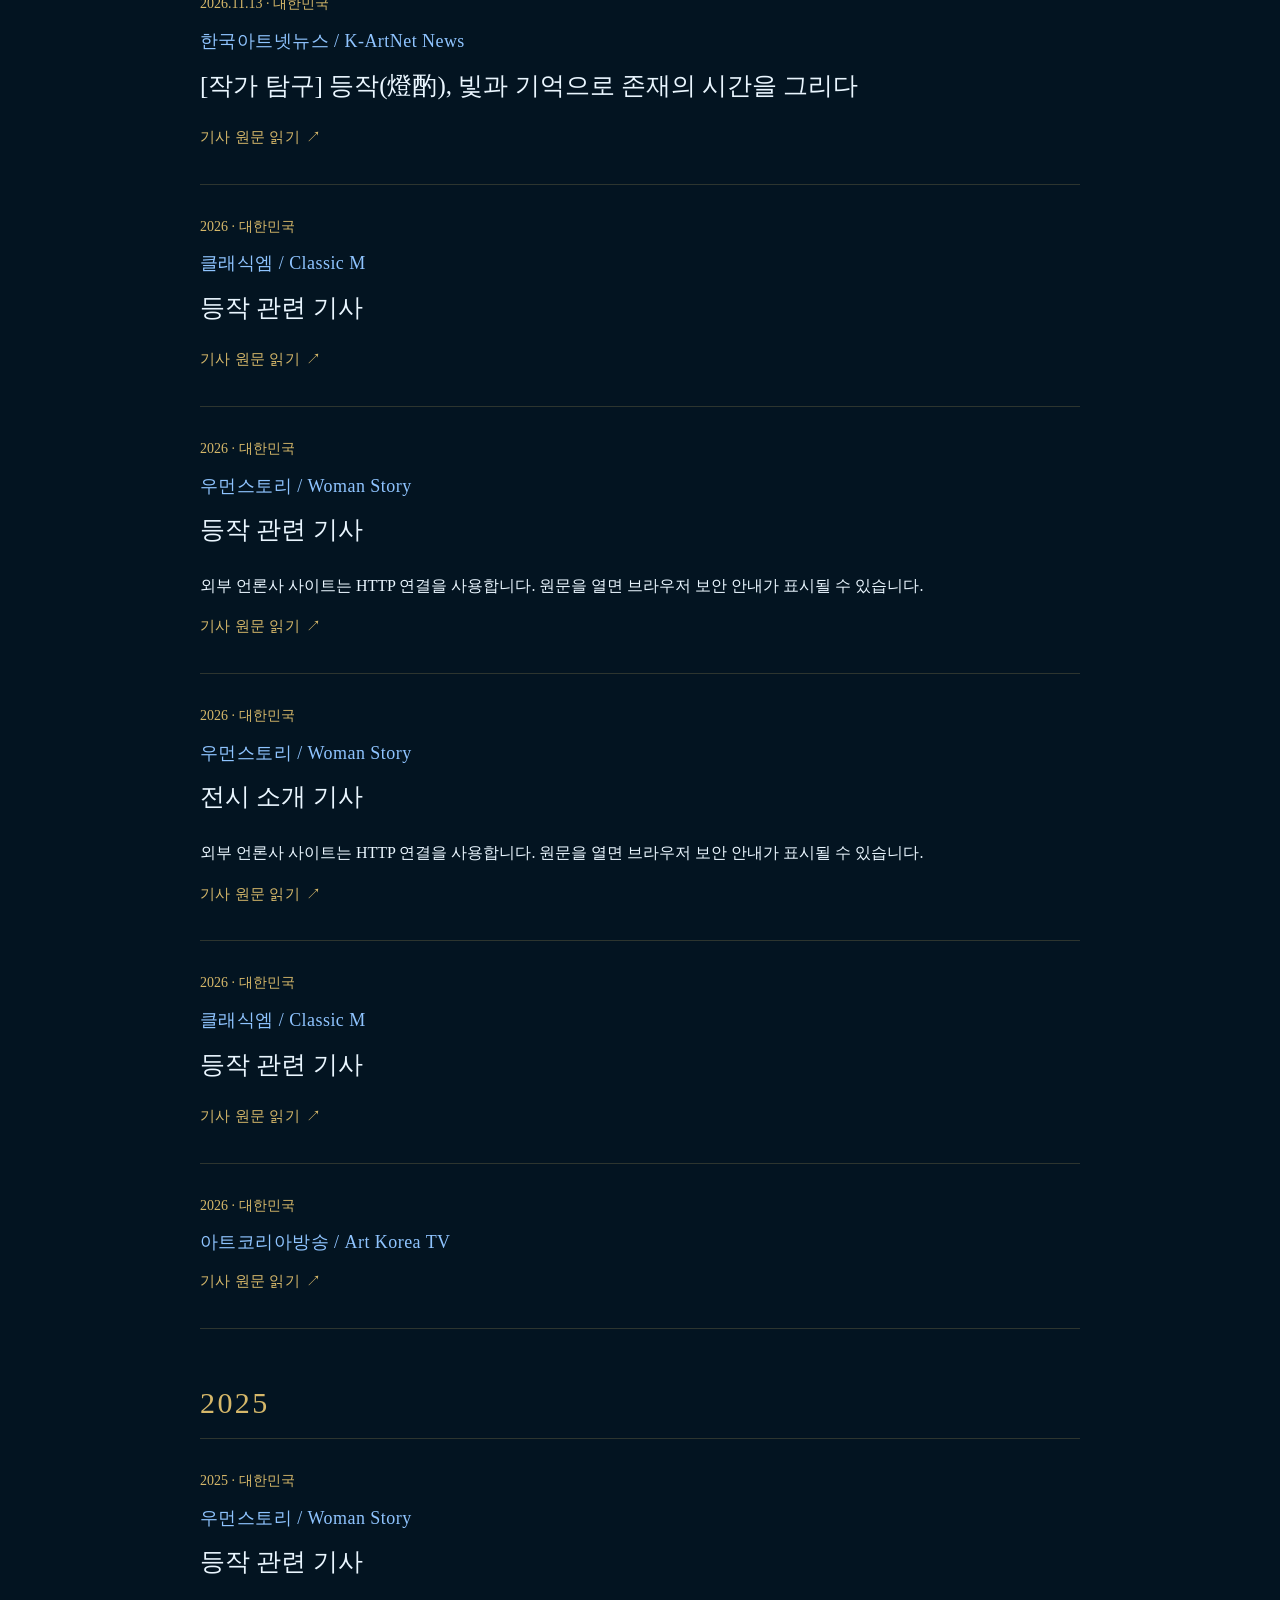
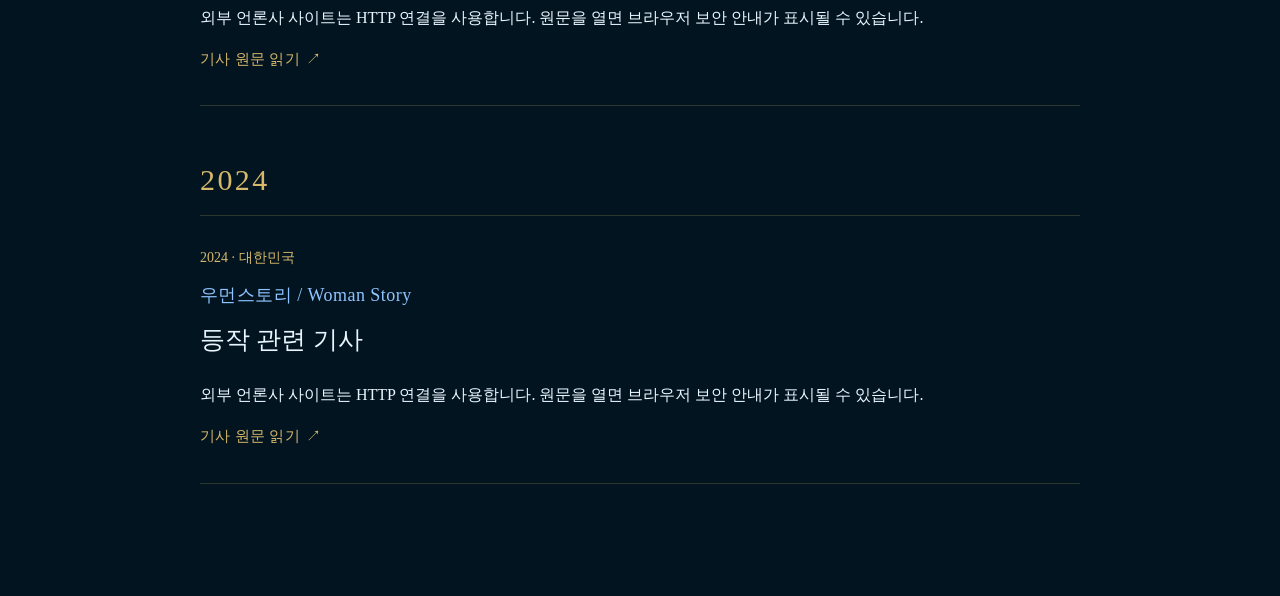
<file: press/index.html>
<!DOCTYPE html>
<html lang="ko"><head><meta charset="utf-8"><meta name="viewport" content="width=device-width, initial-scale=1, viewport-fit=cover"><meta name="theme-color" content="#031421"><title>PRESS | DUNGZAK CESTLAVIE LAB</title><meta name="description" content="DUNGZAK CESTLAVIE — Press and media archive, interviews and exhibition coverage."><link rel="canonical" href="https://dungzaklab.art/press/"><link rel="icon" href="/archivepro-icon-192-v2.png?v=2"><style>
:root{color-scheme:dark;--gold:#d6b86a;--blue:#8fc4ff;--text:#eaf6ff;--line:rgba(214,184,106,.20)}*{box-sizing:border-box}body{margin:0;background:#031421;color:var(--text);font:16px/1.7 "Noto Serif KR",Georgia,serif;overflow-wrap:anywhere;min-width:0}main{max-width:860px;margin:auto;padding:24px 20px 64px}header{max-width:860px;margin:auto;padding:16px 20px;display:flex;align-items:center;justify-content:space-between;flex-wrap:wrap;gap:12px;border-bottom:1px solid var(--line)}.brand{font-size:16px;letter-spacing:.04em;color:var(--gold)}a{color:var(--blue);text-underline-offset:.2em}button{font:inherit;color:var(--gold);background:transparent;border:1px solid var(--line);border-radius:8px;min-width:44px;min-height:44px;padding:4px 10px;cursor:pointer}button[aria-pressed="true"]{border-color:var(--gold);text-decoration:underline}a:focus-visible,button:focus-visible{outline:3px solid #f0d79c;outline-offset:3px}.langs{display:flex;gap:6px;flex-wrap:wrap}h1{font-size:32px;color:var(--blue);letter-spacing:.08em;margin:12px 0}h2{font-size:24px;color:var(--gold);margin:32px 0 0}h3{font-size:20px;font-weight:400;line-height:1.5;margin:8px 0}.media{color:var(--blue);font-size:18px;margin:0}.meta,.note{font-size:14px;color:#b7c9d9;margin:6px 0}.lead{margin:0 0 20px}ol{padding:0;list-style:none;margin:0}li{border-bottom:1px solid var(--line);padding:22px 0}.article-link{display:inline-flex;align-items:center;flex-wrap:wrap;gap:6px;min-height:44px;max-width:100%;color:var(--gold)}.sr-only{position:absolute;width:1px;height:1px;padding:0;margin:-1px;overflow:hidden;clip:rect(0,0,0,0);white-space:nowrap;border:0}body.lang-kr .en,body.lang-en .kr{display:none}html.dz-hc body{background:#000;color:#fff}html.dz-hc a,html.dz-hc h1,html.dz-hc h2,html.dz-hc .media,html.dz-hc .meta,html.dz-hc .note{color:#fff}html.dz-hc button{color:#ffd75e;border-color:#ffd75e}

.langs{order:1}[data-press-aa-slot]{visibility:hidden}#dzDisplayBtn~[data-press-aa-slot]{display:none}

/* PRESS editorial hierarchy — existing LAB palette; no changes to global styles */
main{max-width:920px;padding-top:clamp(24px,5vw,54px)}
h1{font-size:clamp(32px,5vw,48px);font-weight:400;letter-spacing:.10em;margin:8px 0 0}
.lead{color:#c4d4e3;margin:8px 0 32px}
.year-nav{display:flex;flex-wrap:wrap;gap:8px 16px;border-top:1px solid var(--line);border-bottom:1px solid var(--line);padding:12px 0;margin:20px 0 32px}
.year-nav a{display:inline-flex;align-items:center;min-height:44px;text-decoration:none;color:var(--gold);font-size:17px;padding:4px 10px}
.year-nav a:hover{text-decoration:underline}
section{margin:32px 0 48px}
section>h2{font-size:30px;font-weight:400;letter-spacing:.08em;border-bottom:1px solid var(--line);padding-bottom:10px;margin:0}
section>ol>li{padding:24px 0}
article>h3{font-size:clamp(20px,2.8vw,25px);font-weight:400;line-height:1.55}
.media{font-size:18px;letter-spacing:.025em}
.meta{color:#d6b86a;font-variant-numeric:tabular-nums;font-size:14px;margin-bottom:8px}
.date-kind{font-size:13px;color:#b7c9d9}
.undated-heading{font-size:16px;color:#b7c9d9;margin:32px 0 0;font-weight:400}
.article-link{font-size:15px;text-decoration:none;letter-spacing:.02em}
.article-link:hover{text-decoration:underline}
.external-http-note{font-size:1rem;font-weight:500;line-height:1.7;color:var(--text);margin:12px 0 4px;overflow-wrap:anywhere}
html.dz-hc .external-http-note{color:#fff}
html.dz-hc .date-kind,html.dz-hc .undated-heading,html.dz-hc .lead{color:#fff}
@media(min-width:760px){section>ol>li>article{display:grid;grid-template-columns:minmax(0,1fr);align-items:start;gap:2px}}
</style><link rel="stylesheet" href="/a11y/display-settings.css?v=20261123-aa2"><script src="/a11y/display-settings.js?v=20261123-aa2"></script><link rel="stylesheet" href="/a11y/screenreader-core.css?v=20261122-sr1"><script src="/a11y/screenreader-core.js?v=20261122-sr1" defer></script></head>
<body class="lang-kr"><a id="dz-sr-skip" class="dz-sr-skip" href="#main">본문으로 이동 / Skip to content</a><header><a class="brand" href="/">DUNGZAK CESTLAVIE LAB</a><div class="langs" role="group" aria-label="Language"><button type="button" data-lang="kr" aria-pressed="true" lang="ko">KR</button><button type="button" data-lang="en" aria-pressed="false" lang="en">EN</button></div><button type="button" class="dzds-entry" data-press-aa-slot tabindex="-1" aria-hidden="true" disabled><span class="dzds-entry-mark">Aa</span></button></header><main id="main" tabindex="-1"><h1 lang="en">PRESS</h1><p class="lead"><span class="kr" lang="ko">국내외 언론 보도 · 인터뷰 · 전시 기록</span><span class="en" lang="en">Media coverage · Interviews · Exhibition records</span></p><nav class="year-nav" aria-label="Archive years"><a href="#y2026">2026</a><a href="#y2025">2025</a><a href="#y2024">2024</a></nav><section aria-labelledby="y2026"><h2 id="y2026">2026</h2><ol><li><article><p class="meta"><time datetime="2026-11-26">2026.11.26</time> · <span class="kr" lang="ko">남아프리카공화국</span><span class="en" lang="en">South Africa</span></p><p class="media">SFI.COZA</p><h3><span class="kr" lang="ko">등작(燈酌): 회화로 살아온 삶, 존재와의 대화</span><span class="en" lang="en">DUNGZAK CESTLAVIE: A Life in Painting, A Conversation With Existence</span></h3><a href="https://sficoza.co.za/2026/11/26/dungzak-cestlavie-%eb%93%b1%ec%9e%91-%e7%87%88%e9%85%8c-a-life-in-painting-a-conversation-with-existence/design/" hreflang="en" class="article-link"><span class="kr" lang="ko">기사 원문 읽기</span><span class="en" lang="en">Read original article</span> <span aria-hidden="true">↗</span><span class="sr-only"> — SFI.COZA: DUNGZAK CESTLAVIE: A Life in Painting, A Conversation With Existence</span></a></article></li>
<li><article><p class="meta"><time datetime="2026-11-24">2026.11.24</time> · <span class="kr" lang="ko">미국</span><span class="en" lang="en">USA</span></p><p class="media">Art BEAT Buzz</p><h3><span class="kr" lang="ko">작가 소개 · ARTIST SPOTLIGHT</span><span class="en" lang="en">Artist Spotlight — DUNGZAK CESTLAVIE</span></h3><a href="https://www.artbeatbuzz.com/post/artist-spotlight-south-korean-contemporary-artist-dungzak-cestlavie-creates-work-that-invites-tho" hreflang="en" class="article-link"><span class="kr" lang="ko">기사 원문 읽기</span><span class="en" lang="en">Read original article</span> <span aria-hidden="true">↗</span><span class="sr-only"> — Art BEAT Buzz: Artist Spotlight — DUNGZAK CESTLAVIE</span></a></article></li>
<li><article><p class="meta"><time datetime="2026-11-19">2026.11.19</time> · <span class="kr" lang="ko">대한민국</span><span class="en" lang="en">Republic of Korea</span></p><p class="media">Muse Art Chronicle (MAC)</p><h3><span class="kr" lang="ko">눈 하나로 얼굴이 되는 순간</span><span class="en" lang="en">When One Eye Becomes a Face</span></h3><a href="https://museartchronicle.com/dungzak-eyes-of-oblivion-2026" hreflang="ko" class="article-link"><span class="kr" lang="ko">기사 원문 읽기</span><span class="en" lang="en">Read original article</span> <span aria-hidden="true">↗</span><span class="sr-only"> — Muse Art Chronicle (MAC): The Moment One Eye Becomes a Face</span></a></article></li>
<li><article><p class="meta"><time datetime="2026-11-19">2026.11.19</time> · <span class="kr" lang="ko">대한민국</span><span class="en" lang="en">Republic of Korea</span></p><p class="media"><span class="kr" lang="ko">시민의소리</span><span class="en" lang="en">Citizens’ Voice (Siminsori)</span></p><h3><span class="kr" lang="ko">“예술은 이야기가 아니라 존재의 증거”…32년간 빛과 삶을 그린 등작</span><span class="en" lang="en">“Art Is Not a Story but Evidence of Existence” — DUNGZAK, 32 Years of Painting Light and Life</span></h3><a href="https://www.siminsori.com/news/articleView.html?idxno=402456" hreflang="ko" class="article-link"><span class="kr" lang="ko">기사 원문 읽기</span><span class="en" lang="en">Read original article</span> <span aria-hidden="true">↗</span><span class="sr-only"> — Citizens’ Voice (Siminsori): “Art Is Not a Story but Evidence of Existence” — DUNGZAK, 32 Years of Painting Light and Life</span></a></article></li>
<li><article><p class="meta"><time datetime="2026-11-18">2026.11.18</time> · <span class="kr" lang="ko">슬로베니아</span><span class="en" lang="en">Slovenia</span></p><p class="media">Unjica</p><h3><span lang="en">DUNGZAK CESTLAVIE: Painting Memory, Light, and the Meaning of Existence</span></h3><a href="https://unjica.com/category/artists/dungzak-cestlavie-painting-memory-light-existence" hreflang="en" class="article-link"><span class="kr" lang="ko">기사 원문 읽기</span><span class="en" lang="en">Read original article</span> <span aria-hidden="true">↗</span><span class="sr-only"> — Unjica: DUNGZAK CESTLAVIE: Painting Memory, Light, and the Meaning of Existence</span></a></article></li>
<li><article><p class="meta"><time datetime="2026-11-13">2026.11.13</time> · <span class="kr" lang="ko">대한민국</span><span class="en" lang="en">Republic of Korea</span></p><p class="media">한국아트넷뉴스 / K-ArtNet News</p><h3><span class="kr" lang="ko">[작가 탐구] 등작(燈酌), 빛과 기억으로 존재의 시간을 그리다</span><span class="en" lang="en">Artist Feature: DUNGZAK CESTLAVIE — Painting the Time of Existence through Light and Memory</span></h3><a href="https://k-artnetnews.com/post/Ucdub6zX" hreflang="ko" class="article-link"><span class="kr" lang="ko">기사 원문 읽기</span><span class="en" lang="en">Read original article</span> <span aria-hidden="true">↗</span><span class="sr-only"> — 한국아트넷뉴스 / K-ArtNet News: Artist Feature: DUNGZAK CESTLAVIE — Painting the Time of Existence through Light and Memory</span></a></article></li></ol><ol><li><article><p class="meta">2026 · <span class="kr" lang="ko">대한민국</span><span class="en" lang="en">Republic of Korea</span></p><p class="media">클래식엠 / Classic M</p><h3><span class="kr" lang="ko">등작 관련 기사</span><span class="en" lang="en">Dungzak-related coverage</span></h3><a href="https://www.classicm.co.kr/news/articleView.html?idxno=6882" hreflang="ko" class="article-link"><span class="kr" lang="ko">기사 원문 읽기</span><span class="en" lang="en">Read original article</span> <span aria-hidden="true">↗</span><span class="sr-only"> — 클래식엠 / Classic M: Dungzak-related coverage</span></a></article></li>
<li><article><p class="meta">2026 · <span class="kr" lang="ko">대한민국</span><span class="en" lang="en">Republic of Korea</span></p><p class="media">우먼스토리 / Woman Story</p><h3><span class="kr" lang="ko">등작 관련 기사</span><span class="en" lang="en">Dungzak-related coverage</span></h3><p class="external-http-note" id="http-note-13559"><span class="kr" lang="ko">외부 언론사 사이트는 HTTP 연결을 사용합니다. 원문을 열면 브라우저 보안 안내가 표시될 수 있습니다.</span><span class="en" lang="en">The publisher uses HTTP. Opening the original article may display a browser security warning.</span></p><a href="http://www.woman-story.co.kr/news/articleView.html?idxno=13559" hreflang="ko" class="article-link" target="_blank" rel="noopener noreferrer" aria-describedby="http-note-13559"><span class="kr" lang="ko">기사 원문 읽기</span><span class="en" lang="en">Read original article</span> <span aria-hidden="true">↗</span><span class="sr-only"> — 우먼스토리 / Woman Story: Dungzak-related coverage</span></a></article></li>
<li><article><p class="meta">2026 · <span class="kr" lang="ko">대한민국</span><span class="en" lang="en">Republic of Korea</span></p><p class="media">우먼스토리 / Woman Story</p><h3><span class="kr" lang="ko">전시 소개 기사</span><span class="en" lang="en">Exhibition coverage</span></h3><p class="external-http-note" id="http-note-11846"><span class="kr" lang="ko">외부 언론사 사이트는 HTTP 연결을 사용합니다. 원문을 열면 브라우저 보안 안내가 표시될 수 있습니다.</span><span class="en" lang="en">The publisher uses HTTP. Opening the original article may display a browser security warning.</span></p><a href="http://www.woman-story.co.kr/news/articleView.html?idxno=11846" hreflang="ko" class="article-link" target="_blank" rel="noopener noreferrer" aria-describedby="http-note-11846"><span class="kr" lang="ko">기사 원문 읽기</span><span class="en" lang="en">Read original article</span> <span aria-hidden="true">↗</span><span class="sr-only"> — 우먼스토리 / Woman Story: Exhibition coverage</span></a></article></li>
<li><article><p class="meta">2026 · <span class="kr" lang="ko">대한민국</span><span class="en" lang="en">Republic of Korea</span></p><p class="media">클래식엠 / Classic M</p><h3><span class="kr" lang="ko">등작 관련 기사</span><span class="en" lang="en">Dungzak-related coverage</span></h3><a href="https://www.classicm.co.kr/news/articleView.html?idxno=6193" hreflang="ko" class="article-link"><span class="kr" lang="ko">기사 원문 읽기</span><span class="en" lang="en">Read original article</span> <span aria-hidden="true">↗</span><span class="sr-only"> — 클래식엠 / Classic M: Dungzak-related coverage</span></a></article></li>
<li><article><p class="meta">2026 · <span class="kr" lang="ko">대한민국</span><span class="en" lang="en">Republic of Korea</span></p><p class="media">아트코리아방송 / Art Korea TV</p><a href="https://www.artkoreatv.com/news/articleView.html?idxno=101710" hreflang="ko" class="article-link"><span class="kr" lang="ko">기사 원문 읽기</span><span class="en" lang="en">Read original article</span> <span aria-hidden="true">↗</span><span class="sr-only"> — 아트코리아방송 / Art Korea TV</span></a></article></li></ol></section>
<section aria-labelledby="y2025"><h2 id="y2025">2025</h2><ol><li><article><p class="meta">2025 · <span class="kr" lang="ko">대한민국</span><span class="en" lang="en">Republic of Korea</span></p><p class="media">우먼스토리 / Woman Story</p><h3><span class="kr" lang="ko">등작 관련 기사</span><span class="en" lang="en">Dungzak-related coverage</span></h3><p class="external-http-note" id="http-note-8593"><span class="kr" lang="ko">외부 언론사 사이트는 HTTP 연결을 사용합니다. 원문을 열면 브라우저 보안 안내가 표시될 수 있습니다.</span><span class="en" lang="en">The publisher uses HTTP. Opening the original article may display a browser security warning.</span></p><a href="http://www.woman-story.co.kr/news/articleView.html?idxno=8593" hreflang="ko" class="article-link" target="_blank" rel="noopener noreferrer" aria-describedby="http-note-8593"><span class="kr" lang="ko">기사 원문 읽기</span><span class="en" lang="en">Read original article</span> <span aria-hidden="true">↗</span><span class="sr-only"> — 우먼스토리 / Woman Story: Dungzak-related coverage</span></a></article></li></ol></section>
<section aria-labelledby="y2024"><h2 id="y2024">2024</h2><ol><li><article><p class="meta">2024 · <span class="kr" lang="ko">대한민국</span><span class="en" lang="en">Republic of Korea</span></p><p class="media">우먼스토리 / Woman Story</p><h3><span class="kr" lang="ko">등작 관련 기사</span><span class="en" lang="en">Dungzak-related coverage</span></h3><p class="external-http-note" id="http-note-6171"><span class="kr" lang="ko">외부 언론사 사이트는 HTTP 연결을 사용합니다. 원문을 열면 브라우저 보안 안내가 표시될 수 있습니다.</span><span class="en" lang="en">The publisher uses HTTP. Opening the original article may display a browser security warning.</span></p><a href="http://www.woman-story.co.kr/news/articleView.html?idxno=6171" hreflang="ko" class="article-link" target="_blank" rel="noopener noreferrer" aria-describedby="http-note-6171"><span class="kr" lang="ko">기사 원문 읽기</span><span class="en" lang="en">Read original article</span> <span aria-hidden="true">↗</span><span class="sr-only"> — 우먼스토리 / Woman Story: Dungzak-related coverage</span></a></article></li></ol></section></main><script>
(function(){var buttons=document.querySelectorAll('.langs button');function apply(l,save){l=l==='en'?'en':'kr';document.body.classList.toggle('lang-kr',l==='kr');document.body.classList.toggle('lang-en',l==='en');document.documentElement.lang=l==='en'?'en':'ko';buttons.forEach(function(btn){btn.setAttribute('aria-pressed',String(btn.dataset.lang===l));});if(save){try{localStorage.setItem('dzlab_lang',l==='en'?'en':'ko')}catch(e){}}}var l='kr';try{l=new URLSearchParams(location.search).get('lang')||localStorage.getItem('dzlab_lang')||'kr'}catch(e){}apply(l,false);buttons.forEach(function(btn){btn.addEventListener('click',function(){apply(btn.dataset.lang,true)})})})();
</script><script>
/* PRESS-only cache revalidation; no image or accessibility cache is cleared. */
(function(){
  function signature(doc){
    var root=doc.querySelector('main');
    if(!root||!root.querySelector('article'))return null;
    var values=Array.from(root.querySelectorAll('article')).map(function(article){
      return Array.from(article.querySelectorAll('p.meta,p.media,h3,p.note,p.external-http-note,a.article-link')).map(function(el){
        return [el.textContent.replace(/\s+/g,' ').trim(),el.getAttribute('href')||''];
      });
    });
    var style=doc.querySelector('head > style');
    var raw=JSON.stringify(values)+'|'+(style?style.textContent:'');
    var h=2166136261;
    for(var i=0;i<raw.length;i++){h=Math.imul(h^raw.charCodeAt(i),16777619);}
    return (h>>>0).toString(16);
  }
  var loaded=signature(document),checking=false,lastCheck=0;
  async function checkLatest(){
    if(!loaded||checking||document.visibilityState==='hidden'||Date.now()-lastCheck<15000)return;
    checking=true;lastCheck=Date.now();
    try{
      var checkUrl=new URL(location.href);
      checkUrl.hash='';
      var response=await fetch(checkUrl,{cache:'no-cache',credentials:'same-origin'});
      if(!response.ok||new URL(response.url).origin!==location.origin)return;
      var latest=new DOMParser().parseFromString(await response.text(),'text/html');
      var canonical=latest.querySelector('link[rel="canonical"]');
      if(!canonical||canonical.getAttribute('href')!=='https://dungzaklab.art/press/')return;
      var next=signature(latest);
      if(!next||next===loaded||document.visibilityState==='hidden')return;
      var destination=new URL(location.href);
      if(destination.searchParams.get('_pressSig')===next)return;
      destination.searchParams.set('_refresh',String(Date.now()));
      destination.searchParams.set('_pressSig',next);
      location.replace(destination.href);
    }catch(error){/* Keep the currently displayed article list if offline. */}
    finally{checking=false;}
  }
  window.addEventListener('pageshow',checkLatest);
  document.addEventListener('visibilitychange',function(){if(document.visibilityState==='visible')checkLatest();});
})();
</script></body></html>
</file>
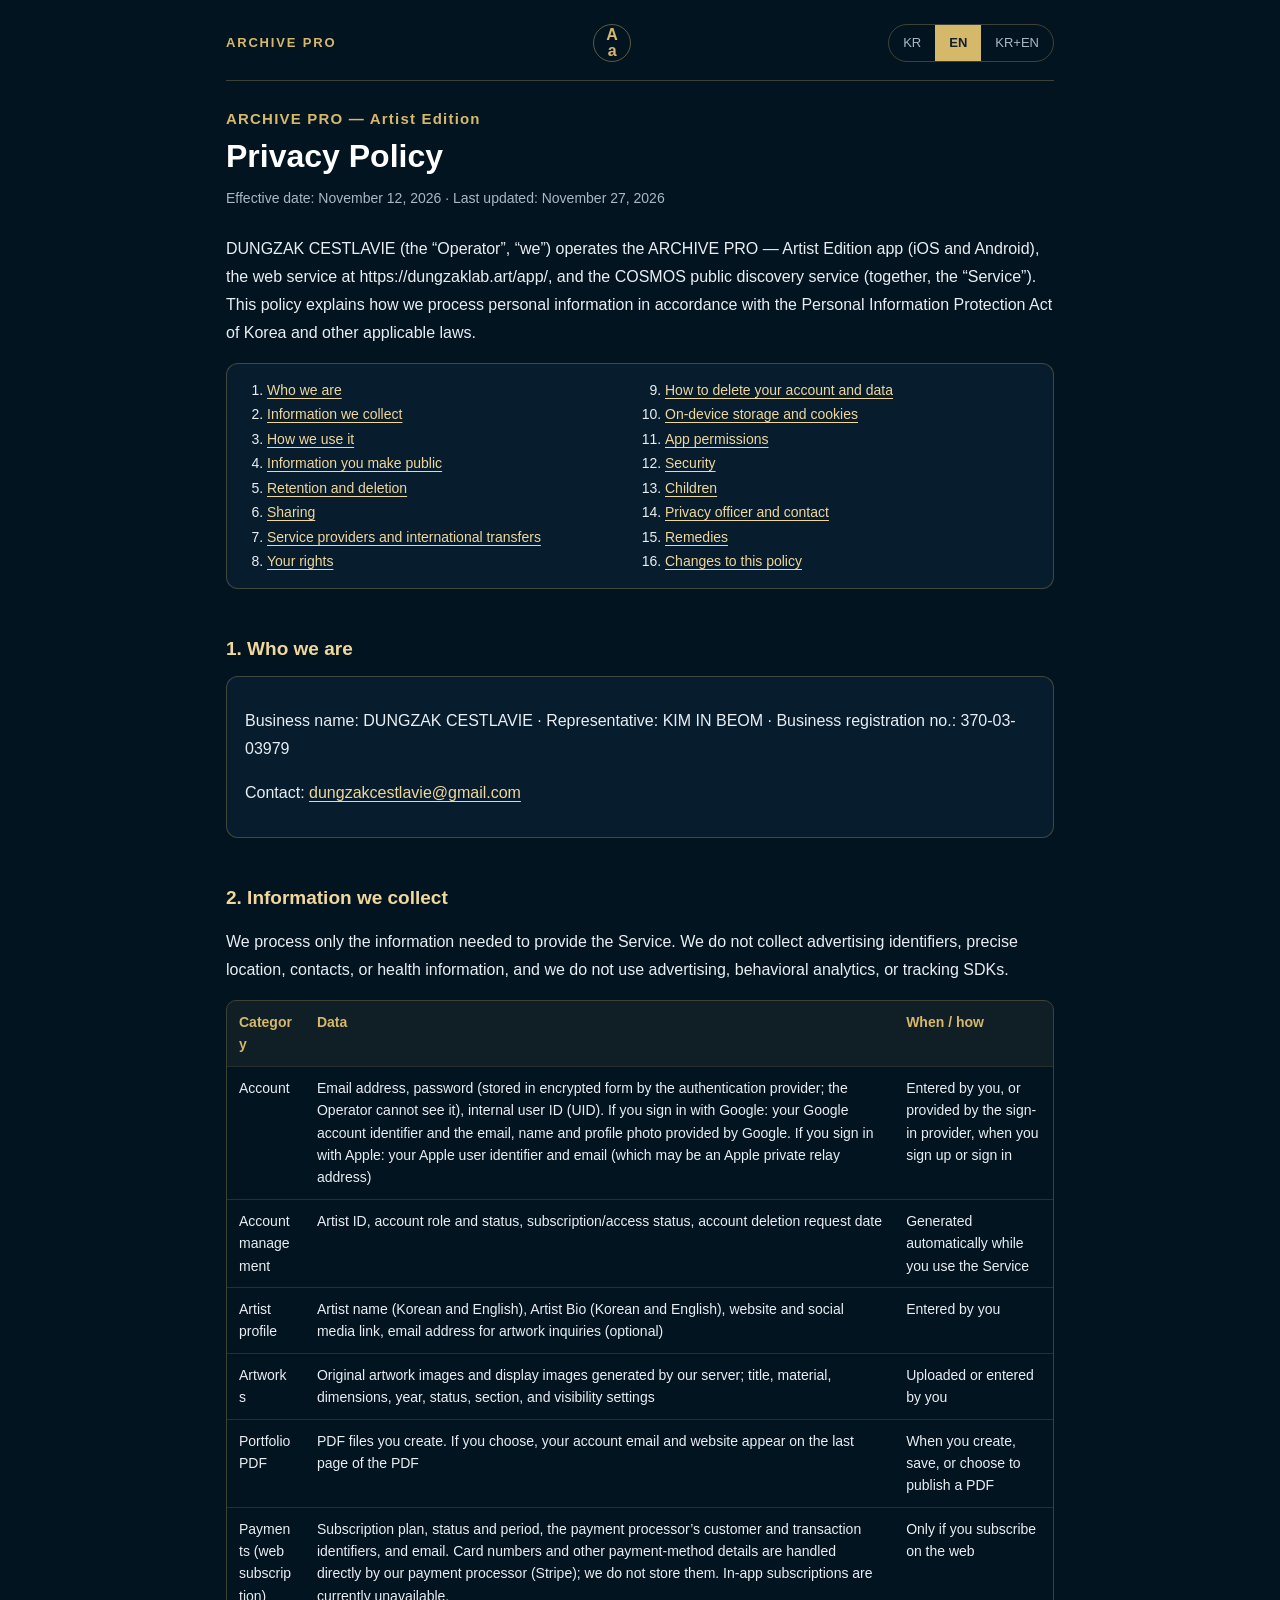
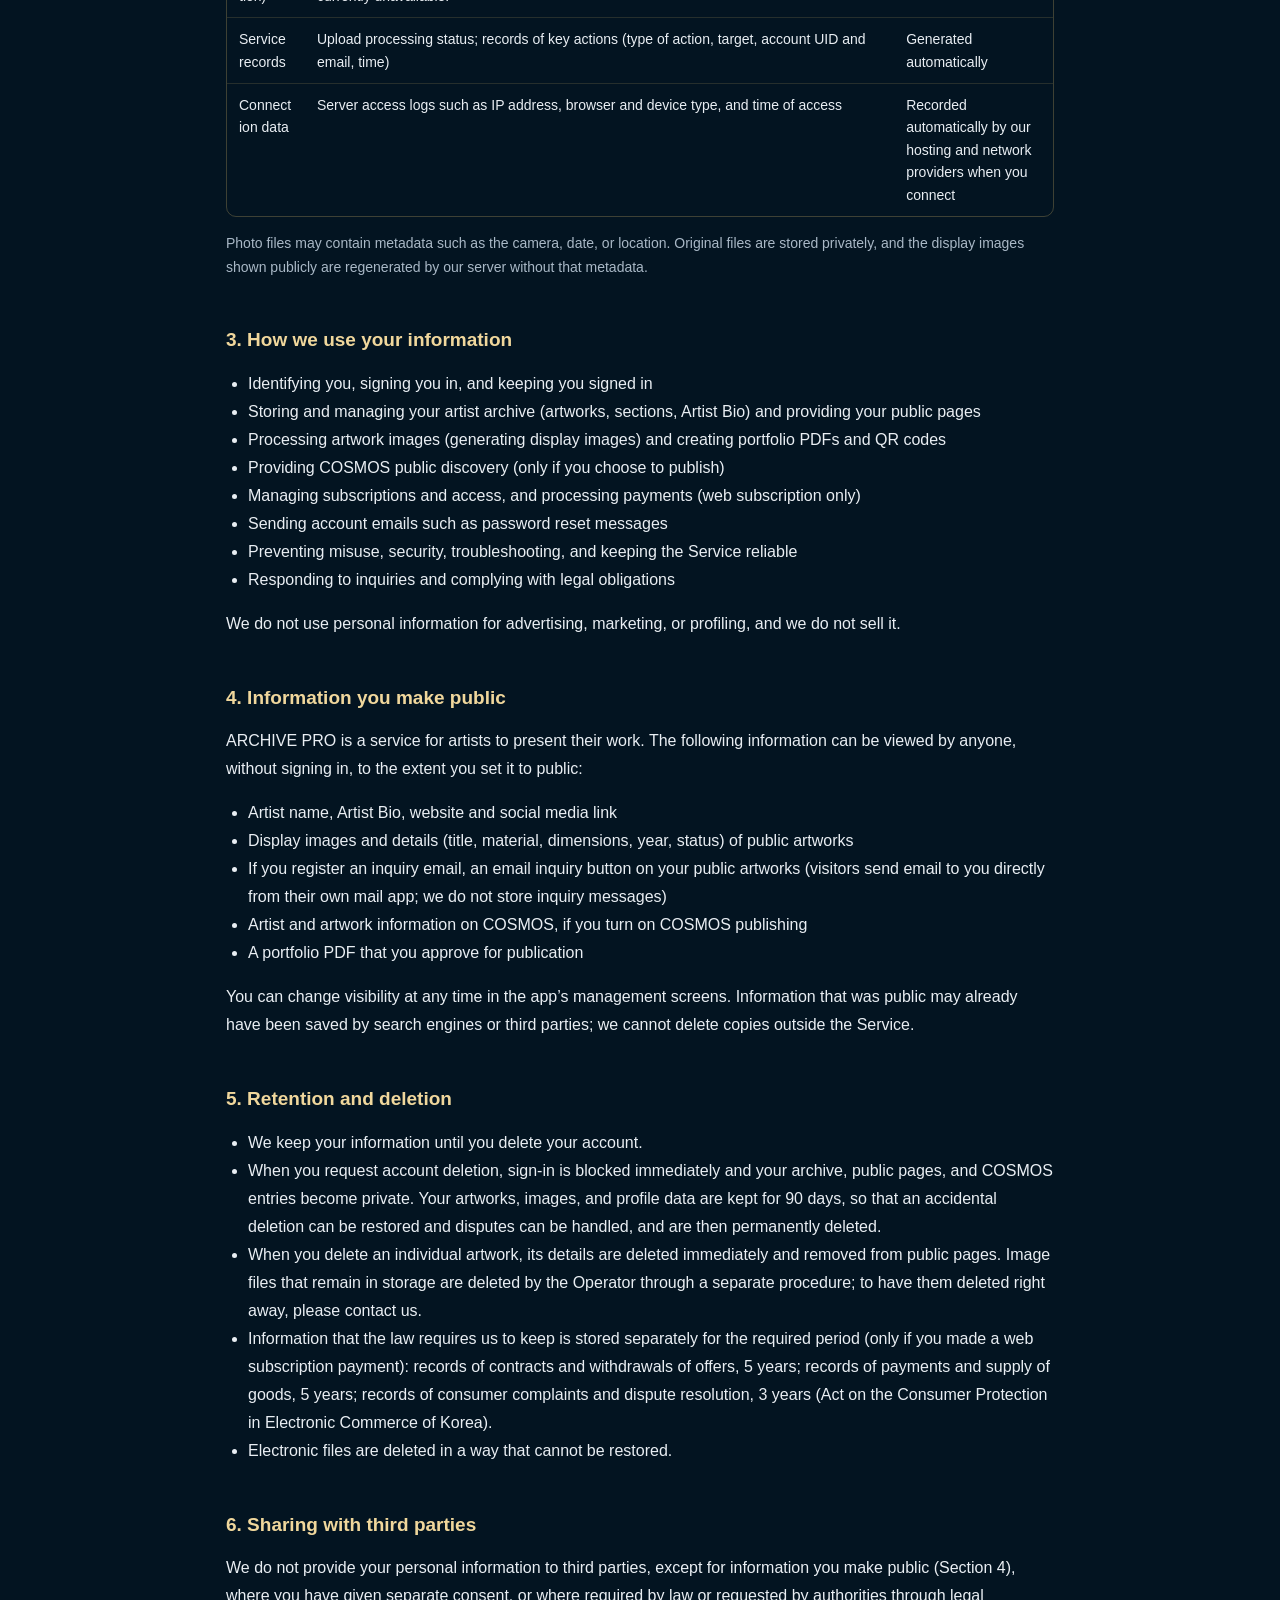
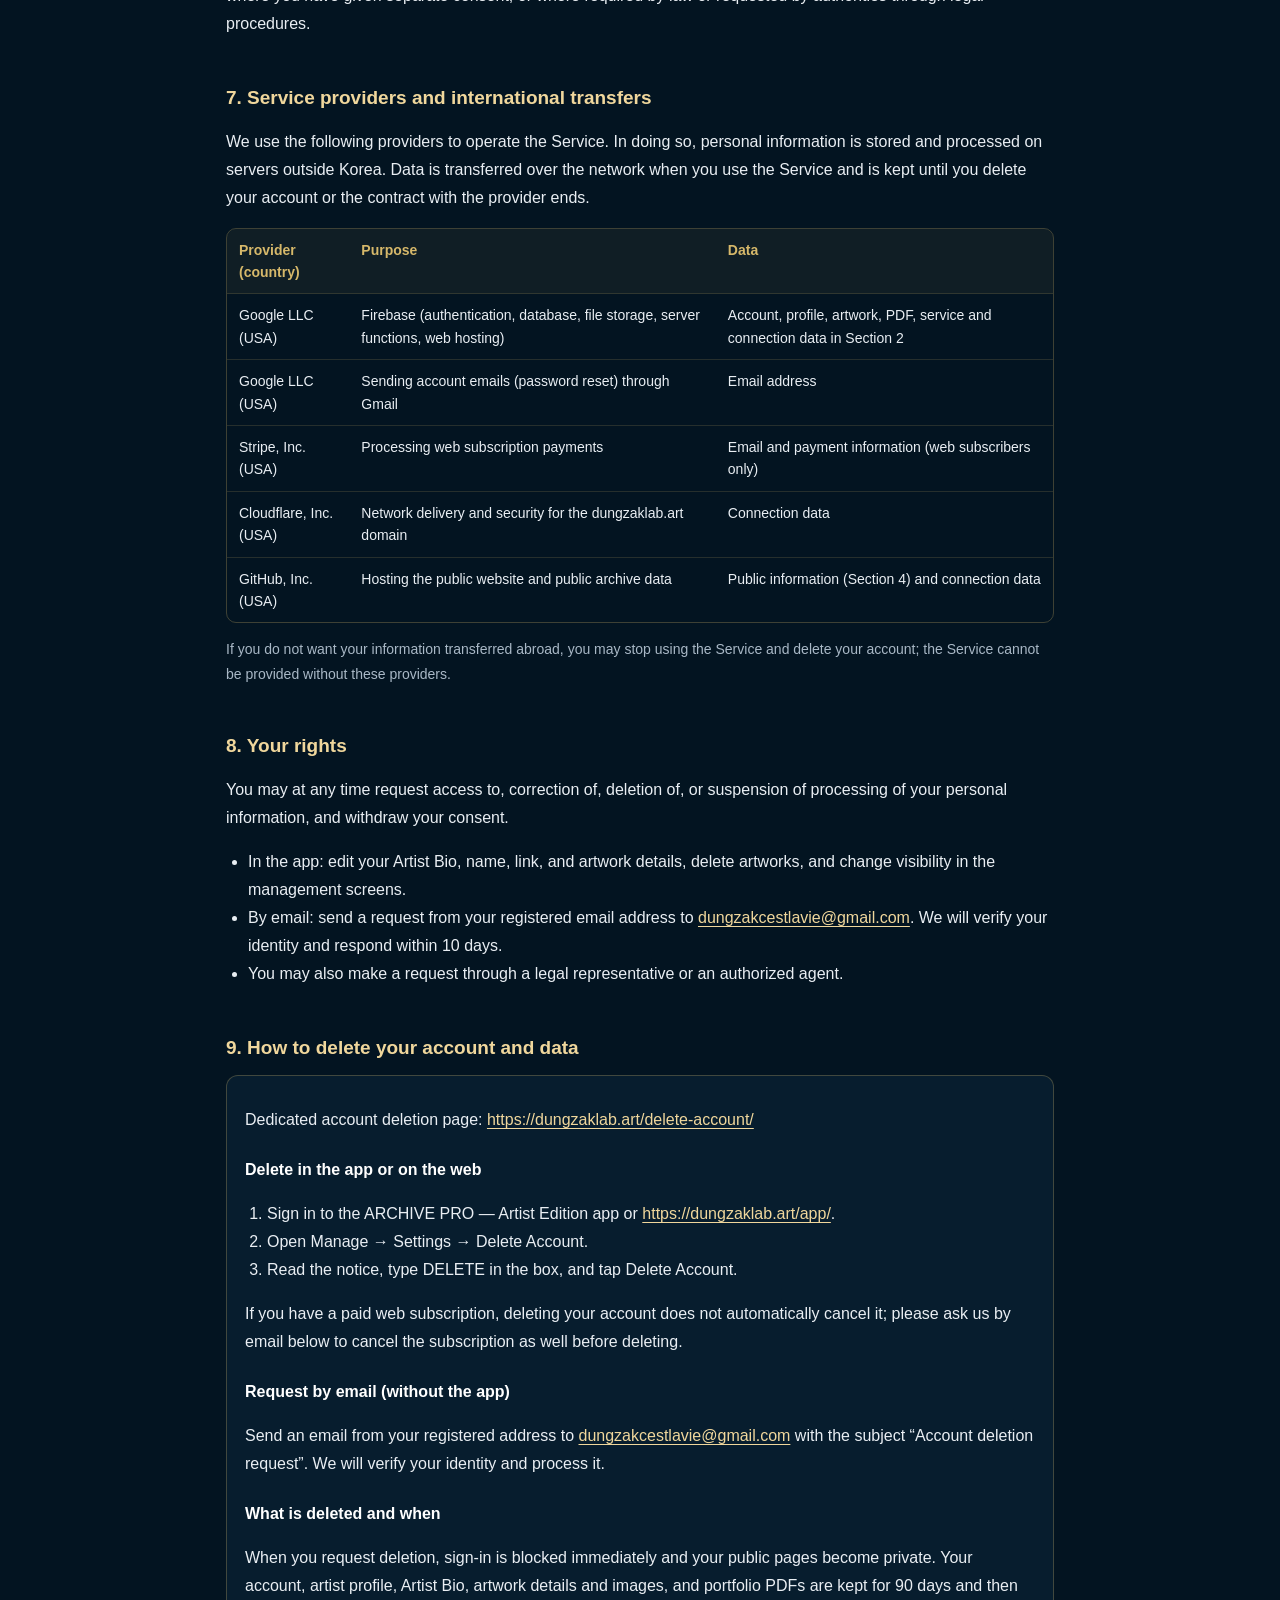
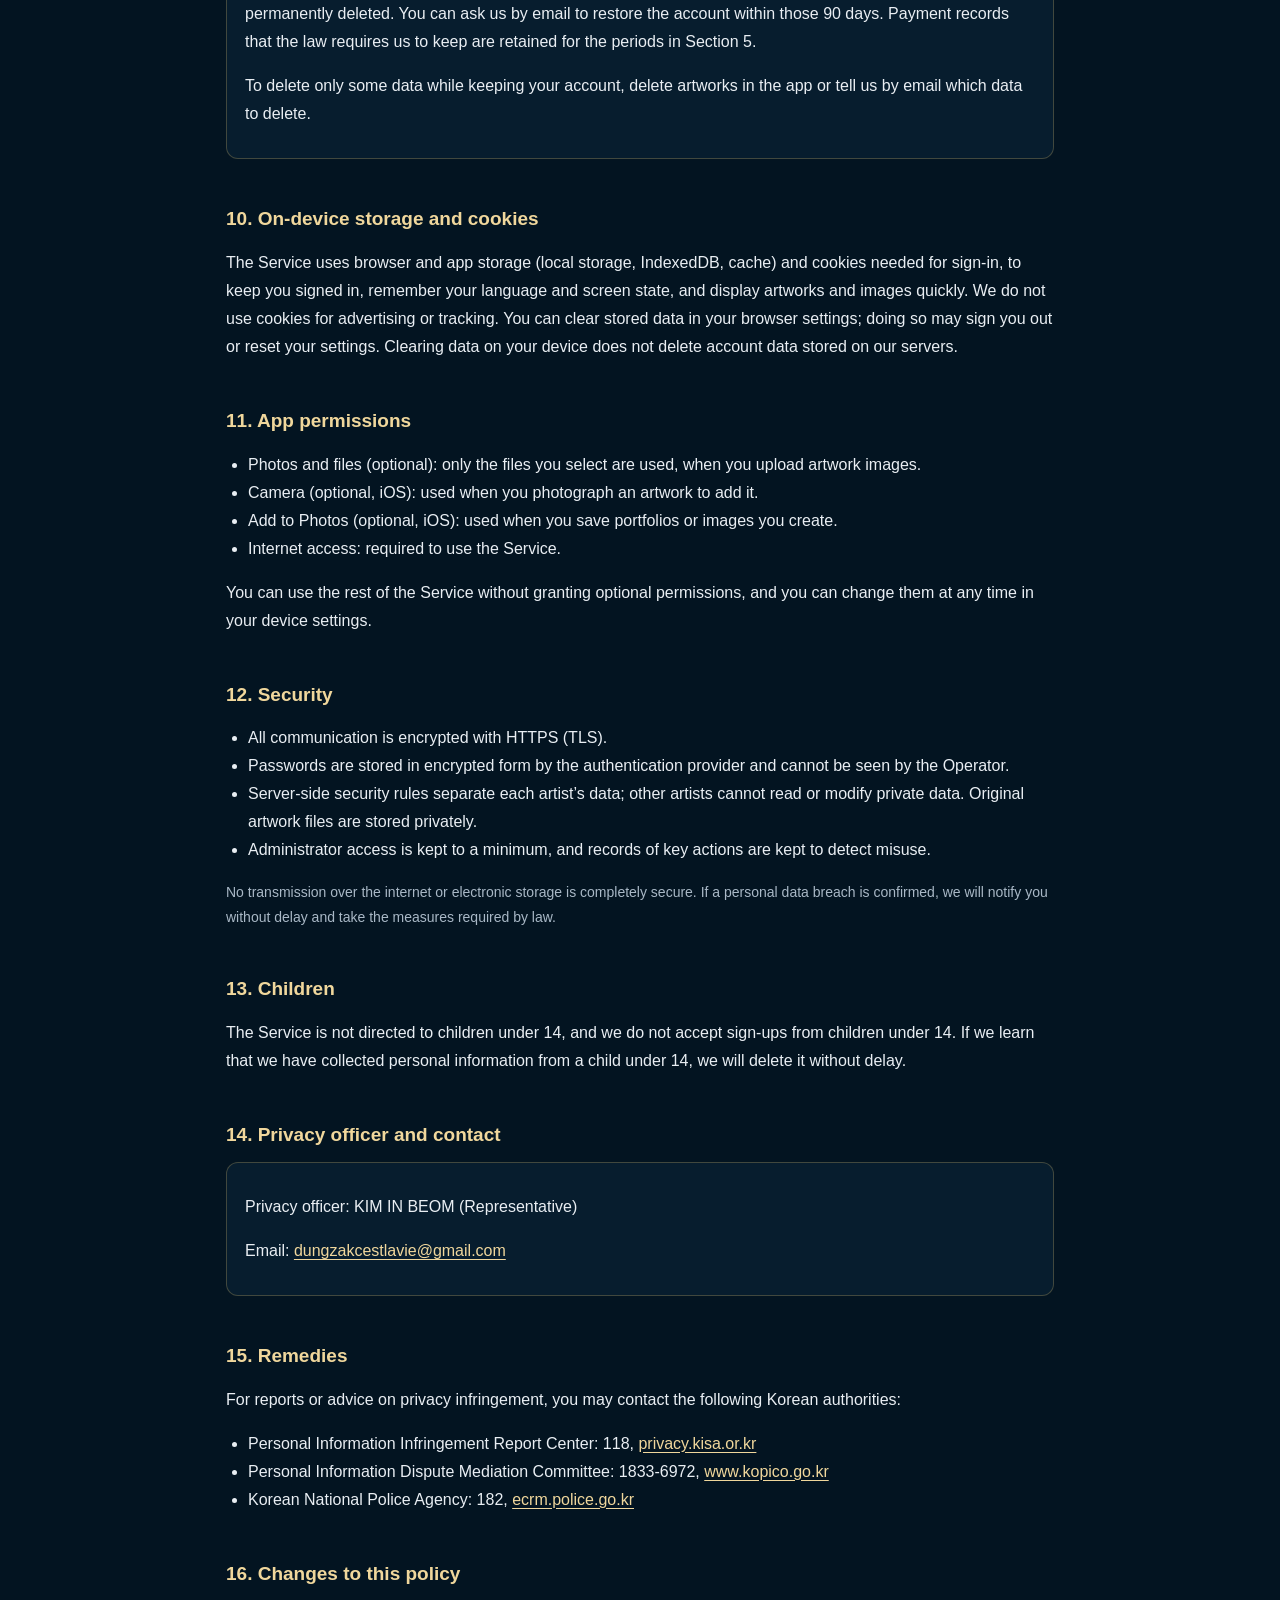
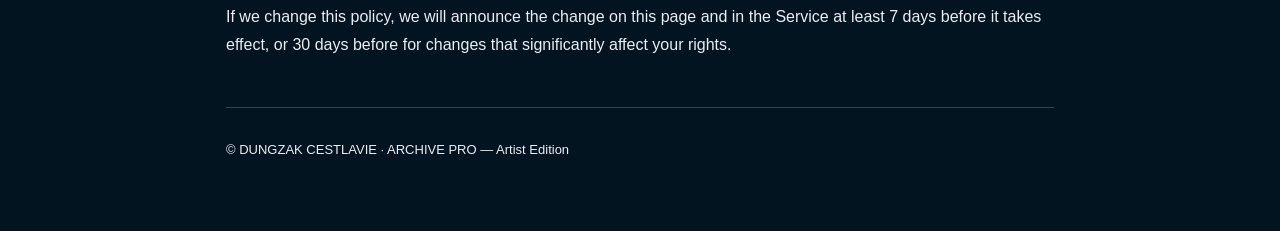
<file: privacy/index.html>
<!DOCTYPE html>
<html lang="ko">
<head>
<meta charset="UTF-8">
<meta name="viewport" content="width=device-width, initial-scale=1, viewport-fit=cover">
<meta name="format-detection" content="telephone=no">
<title>개인정보처리방침 · Privacy Policy — ARCHIVE PRO</title>
<meta name="description" content="ARCHIVE PRO — Artist Edition 개인정보처리방침 / Privacy Policy. 등작 DUNGZAK CESTLAVIE.">
<meta name="robots" content="index, follow">
<link rel="canonical" href="https://dungzaklab.art/privacy/">
<link rel="alternate" hreflang="ko" href="https://dungzaklab.art/privacy/?lang=kr">
<link rel="alternate" hreflang="en" href="https://dungzaklab.art/privacy/?lang=en">
<link rel="alternate" hreflang="x-default" href="https://dungzaklab.art/privacy/">
<meta name="theme-color" content="#031421">
<link rel="icon" type="image/png" sizes="192x192" href="/archivepro-icon-192-v2.png">
<style>
  :root {
    --bg: #031421;
    --panel: #071d2e;
    --line: rgba(214, 184, 106, 0.28);
    --gold: #d6b86a;
    --gold-strong: #f0d79c;
    --text: #e9eef3;
    --muted: #a9b8c6;
    --link: #f0d79c;
    color-scheme: dark;
  }
  * { box-sizing: border-box; }
  html { -webkit-text-size-adjust: 100%; }
  body {
    margin: 0; background: var(--bg); color: var(--text);
    font-family: -apple-system, BlinkMacSystemFont, "Apple SD Gothic Neo", "Malgun Gothic", "Noto Sans KR", "Segoe UI", Roboto, sans-serif;
    font-size: 16px; line-height: 1.75; word-break: keep-all; overflow-wrap: anywhere;
  }
  .wrap { max-width: 860px; margin: 0 auto; padding: calc(24px + env(safe-area-inset-top)) max(16px, env(safe-area-inset-right)) calc(56px + env(safe-area-inset-bottom)) max(16px, env(safe-area-inset-left)); }
  header.top { display: flex; flex-wrap: wrap; align-items: center; justify-content: space-between; gap: 12px; padding-bottom: 18px; border-bottom: 1px solid var(--line); }
  .brand { color: var(--gold); letter-spacing: .14em; font-size: 13px; font-weight: 600; text-decoration: none; }
  .langs { display: inline-flex; border: 1px solid var(--line); border-radius: 999px; overflow: hidden; }
  .langs button { appearance: none; border: 0; background: transparent; color: var(--muted); font: inherit; font-size: 13px; padding: 6px 14px; cursor: pointer; min-height: 36px; }
  .langs button[aria-pressed="true"] { background: var(--gold); color: #10202c; font-weight: 700; }
  .langs button:focus-visible { outline: 2px solid var(--gold-strong); outline-offset: -2px; }
  h1 { font-size: clamp(24px, 5vw, 32px); line-height: 1.35; margin: 28px 0 8px; color: #fff; font-weight: 700; }
  h1 .sub { display: block; font-size: 15px; color: var(--gold); letter-spacing: .08em; font-weight: 600; margin-bottom: 6px; }
  .meta { color: var(--muted); font-size: 14px; margin: 0 0 24px; }
  nav.toc { background: var(--panel); border: 1px solid var(--line); border-radius: 12px; padding: 14px 18px; margin: 0 0 28px; }
  nav.toc ol { margin: 0; padding-left: 22px; columns: 2 260px; column-gap: 28px; }
  nav.toc li { break-inside: avoid; font-size: 14px; }
  h2 { font-size: 19px; line-height: 1.45; color: var(--gold-strong); margin: 40px 0 12px; padding-top: 6px; scroll-margin-top: 16px; }
  h3 { font-size: 16px; color: #fff; margin: 22px 0 8px; }
  p, li { color: var(--text); }
  ul, ol { padding-left: 22px; }
  a { color: var(--link); text-underline-offset: 3px; }
  .note { color: var(--muted); font-size: 14px; }
  .box { background: var(--panel); border: 1px solid var(--line); border-radius: 12px; padding: 14px 18px; margin: 14px 0; }
  .table-wrap { overflow-x: auto; -webkit-overflow-scrolling: touch; margin: 12px 0; border: 1px solid var(--line); border-radius: 10px; }
  table { border-collapse: collapse; width: 100%; min-width: 560px; font-size: 14px; line-height: 1.6; }
  th, td { text-align: left; vertical-align: top; padding: 10px 12px; border-bottom: 1px solid rgba(214, 184, 106, 0.16); }
  th { color: var(--gold); font-weight: 600; background: rgba(214, 184, 106, 0.06); }
  tr:last-child td { border-bottom: 0; }
  footer { margin-top: 48px; padding-top: 18px; border-top: 1px solid var(--line); color: var(--muted); font-size: 13px; }
  /* 언어 표시: JS가 없으면 두 언어를 모두 보여준다(KR+EN). */
  body.lang-kr [lang="en"] { display: none !important; }
  body.lang-en [lang="ko"] { display: none !important; }
  body.lang-both .bi > [lang="en"] { color: var(--muted); }
  body.lang-both p.bi > [lang="en"], body.lang-both li.bi > [lang="en"] { display: block; margin-top: 2px; }
  body.lang-both h2 > [lang="en"], body.lang-both h1 > [lang="en"] { display: block; font-size: .82em; font-weight: 600; }
  body.lang-both td > [lang="en"], body.lang-both th > [lang="en"] { display: block; }
  span[lang] { }
</style>
<!-- 2026-11-22 (lab-a11y1): 전역 보기 설정(글자 크기 100~400%·고대비) — 앱·문의 및 지원과 같은 설정 공유. 이 3줄을 지우면 이전 상태. -->
<link rel="stylesheet" href="/a11y/display-settings.css?v=20261123-aa2" />
<script src="/a11y/display-settings.js?v=20261123-aa2"></script>
</head>
<body class="lang-both">
<div class="wrap">

<header class="top">
  <a class="brand" href="/">ARCHIVE PRO</a>
  <div class="langs" role="group" aria-label="Language / 언어">
    <button type="button" data-lang="kr" aria-pressed="false">KR</button>
    <button type="button" data-lang="en" aria-pressed="false">EN</button>
    <button type="button" data-lang="both" aria-pressed="true">KR+EN</button>
  </div>
</header>

<h1 class="bi"><span class="sub">ARCHIVE PRO — Artist Edition</span><span lang="ko">개인정보처리방침</span><span lang="en">Privacy Policy</span></h1>
<p class="meta bi"><span lang="ko">시행일: 2026년 11월 12일 · 최종 수정일: 2026년 11월 27일</span><span lang="en">Effective date: November 12, 2026 · Last updated: November 27, 2026</span></p>

<p class="bi"><span lang="ko">등작 DUNGZAK CESTLAVIE(이하 “운영자”)는 ARCHIVE PRO — Artist Edition 앱(iOS·Android), 웹 서비스(https://dungzaklab.art/app/) 및 COSMOS 공개 탐색 서비스(이하 “서비스”)를 운영하면서 「개인정보 보호법」 등 관련 법령을 지키고, 이용자의 개인정보를 다음과 같이 처리합니다.</span><span lang="en">DUNGZAK CESTLAVIE (the “Operator”, “we”) operates the ARCHIVE PRO — Artist Edition app (iOS and Android), the web service at https://dungzaklab.art/app/, and the COSMOS public discovery service (together, the “Service”). This policy explains how we process personal information in accordance with the Personal Information Protection Act of Korea and other applicable laws.</span></p>

<nav class="toc" aria-label="목차 / Contents">
<ol>
  <li class="bi"><a href="#controller"><span lang="ko">운영자 정보</span><span lang="en">Who we are</span></a></li>
  <li class="bi"><a href="#collect"><span lang="ko">수집하는 개인정보</span><span lang="en">Information we collect</span></a></li>
  <li class="bi"><a href="#purpose"><span lang="ko">이용 목적</span><span lang="en">How we use it</span></a></li>
  <li class="bi"><a href="#public"><span lang="ko">공개되는 정보</span><span lang="en">Information you make public</span></a></li>
  <li class="bi"><a href="#retention"><span lang="ko">보유 기간과 파기</span><span lang="en">Retention and deletion</span></a></li>
  <li class="bi"><a href="#sharing"><span lang="ko">제3자 제공</span><span lang="en">Sharing</span></a></li>
  <li class="bi"><a href="#processors"><span lang="ko">처리위탁·국외 이전</span><span lang="en">Service providers and international transfers</span></a></li>
  <li class="bi"><a href="#rights"><span lang="ko">이용자의 권리</span><span lang="en">Your rights</span></a></li>
  <li class="bi"><a href="#delete-account"><span lang="ko">계정 및 데이터 삭제 방법</span><span lang="en">How to delete your account and data</span></a></li>
  <li class="bi"><a href="#storage"><span lang="ko">기기 저장소·쿠키</span><span lang="en">On-device storage and cookies</span></a></li>
  <li class="bi"><a href="#permissions"><span lang="ko">앱 접근 권한</span><span lang="en">App permissions</span></a></li>
  <li class="bi"><a href="#security"><span lang="ko">안전성 확보 조치</span><span lang="en">Security</span></a></li>
  <li class="bi"><a href="#children"><span lang="ko">아동의 개인정보</span><span lang="en">Children</span></a></li>
  <li class="bi"><a href="#officer"><span lang="ko">개인정보 보호책임자</span><span lang="en">Privacy officer and contact</span></a></li>
  <li class="bi"><a href="#remedy"><span lang="ko">권익침해 구제</span><span lang="en">Remedies</span></a></li>
  <li class="bi"><a href="#changes"><span lang="ko">방침 변경</span><span lang="en">Changes to this policy</span></a></li>
</ol>
</nav>

<h2 id="controller" class="bi"><span lang="ko">1. 운영자 정보</span><span lang="en">1. Who we are</span></h2>
<div class="box">
<p class="bi"><span lang="ko">상호: 등작 DUNGZAK CESTLAVIE · 대표: 김인범 · 사업자등록번호: 370-03-03979</span><span lang="en">Business name: DUNGZAK CESTLAVIE · Representative: KIM IN BEOM · Business registration no.: 370-03-03979</span></p>
<p class="bi"><span lang="ko">문의: <a href="mailto:dungzakcestlavie@gmail.com">dungzakcestlavie@gmail.com</a></span><span lang="en">Contact: <a href="mailto:dungzakcestlavie@gmail.com">dungzakcestlavie@gmail.com</a></span></p>
</div>

<h2 id="collect" class="bi"><span lang="ko">2. 수집하는 개인정보</span><span lang="en">2. Information we collect</span></h2>
<p class="bi"><span lang="ko">운영자는 서비스 제공에 필요한 최소한의 정보만 처리합니다. 광고 식별자, 정밀 위치정보, 연락처(주소록), 건강 정보는 수집하지 않으며, 광고·행동 분석·추적 SDK를 사용하지 않습니다.</span><span lang="en">We process only the information needed to provide the Service. We do not collect advertising identifiers, precise location, contacts, or health information, and we do not use advertising, behavioral analytics, or tracking SDKs.</span></p>
<div class="table-wrap"><table>
<thead><tr>
  <th class="bi"><span lang="ko">구분</span><span lang="en">Category</span></th>
  <th class="bi"><span lang="ko">항목</span><span lang="en">Data</span></th>
  <th class="bi"><span lang="ko">수집 시점·방법</span><span lang="en">When / how</span></th>
</tr></thead>
<tbody>
<tr>
  <td class="bi"><span lang="ko">계정</span><span lang="en">Account</span></td>
  <td class="bi"><span lang="ko">이메일 주소, 비밀번호(인증 서비스가 암호화해 보관하며 운영자는 볼 수 없음), 내부 사용자 ID(UID). Google로 로그인하는 경우 Google 계정 식별자와 이메일·이름·프로필 사진 정보. Apple로 로그인하는 경우 Apple 사용자 식별자와 이메일(Apple의 비공개 릴레이 이메일일 수 있음)</span><span lang="en">Email address, password (stored in encrypted form by the authentication provider; the Operator cannot see it), internal user ID (UID). If you sign in with Google: your Google account identifier and the email, name and profile photo provided by Google. If you sign in with Apple: your Apple user identifier and email (which may be an Apple private relay address)</span></td>
  <td class="bi"><span lang="ko">회원가입·로그인 시 이용자가 입력하거나 로그인 제공자로부터 전달</span><span lang="en">Entered by you, or provided by the sign-in provider, when you sign up or sign in</span></td>
</tr>
<tr>
  <td class="bi"><span lang="ko">계정 관리</span><span lang="en">Account management</span></td>
  <td class="bi"><span lang="ko">Artist ID, 계정 권한·상태, 구독·이용 권한 상태, 계정 삭제 요청 일시</span><span lang="en">Artist ID, account role and status, subscription/access status, account deletion request date</span></td>
  <td class="bi"><span lang="ko">서비스 이용 중 자동 생성</span><span lang="en">Generated automatically while you use the Service</span></td>
</tr>
<tr>
  <td class="bi"><span lang="ko">작가 프로필</span><span lang="en">Artist profile</span></td>
  <td class="bi"><span lang="ko">작가명(한국어·영문), Artist Bio(한국어·영문), 웹사이트·SNS 링크, 작품 문의를 받을 이메일 주소(선택)</span><span lang="en">Artist name (Korean and English), Artist Bio (Korean and English), website and social media link, email address for artwork inquiries (optional)</span></td>
  <td class="bi"><span lang="ko">이용자가 직접 입력</span><span lang="en">Entered by you</span></td>
</tr>
<tr>
  <td class="bi"><span lang="ko">작품</span><span lang="en">Artworks</span></td>
  <td class="bi"><span lang="ko">작품 이미지 원본과 서버가 만든 표시용 이미지, 제목·재료·크기·제작연도·상태·섹션·공개 설정</span><span lang="en">Original artwork images and display images generated by our server; title, material, dimensions, year, status, section, and visibility settings</span></td>
  <td class="bi"><span lang="ko">이용자가 업로드·입력</span><span lang="en">Uploaded or entered by you</span></td>
</tr>
<tr>
  <td class="bi"><span lang="ko">포트폴리오 PDF</span><span lang="en">Portfolio PDF</span></td>
  <td class="bi"><span lang="ko">이용자가 만든 PDF 파일. 이용자가 선택한 경우 계정 이메일과 웹사이트 주소가 PDF 마지막 쪽에 포함됨</span><span lang="en">PDF files you create. If you choose, your account email and website appear on the last page of the PDF</span></td>
  <td class="bi"><span lang="ko">이용자가 생성·저장·공개를 선택할 때</span><span lang="en">When you create, save, or choose to publish a PDF</span></td>
</tr>
<tr>
  <td class="bi"><span lang="ko">결제(웹 구독)</span><span lang="en">Payments (web subscription)</span></td>
  <td class="bi"><span lang="ko">구독 상품·상태·기간, 결제대행사의 고객·거래 식별자, 이메일. 카드번호 등 결제수단 정보는 결제대행사(Stripe)가 직접 처리하며 운영자는 저장하지 않습니다. 현재 앱 내 구독은 제공되지 않습니다.</span><span lang="en">Subscription plan, status and period, the payment processor’s customer and transaction identifiers, and email. Card numbers and other payment-method details are handled directly by our payment processor (Stripe); we do not store them. In-app subscriptions are currently unavailable.</span></td>
  <td class="bi"><span lang="ko">웹에서 구독을 신청한 경우</span><span lang="en">Only if you subscribe on the web</span></td>
</tr>
<tr>
  <td class="bi"><span lang="ko">서비스 운영 기록</span><span lang="en">Service records</span></td>
  <td class="bi"><span lang="ko">업로드 처리 상태, 주요 작업 기록(작업 종류, 대상, 계정 UID·이메일, 일시)</span><span lang="en">Upload processing status; records of key actions (type of action, target, account UID and email, time)</span></td>
  <td class="bi"><span lang="ko">서비스 이용 중 자동 생성</span><span lang="en">Generated automatically</span></td>
</tr>
<tr>
  <td class="bi"><span lang="ko">접속 정보</span><span lang="en">Connection data</span></td>
  <td class="bi"><span lang="ko">IP 주소, 브라우저·기기 종류, 접속 일시 등 서버 접속 기록</span><span lang="en">Server access logs such as IP address, browser and device type, and time of access</span></td>
  <td class="bi"><span lang="ko">서비스 접속 시 호스팅·네트워크 제공자가 자동 기록</span><span lang="en">Recorded automatically by our hosting and network providers when you connect</span></td>
</tr>
</tbody>
</table></div>
<p class="note bi"><span lang="ko">사진 파일에는 촬영 기기·일시·위치 같은 메타데이터가 들어 있을 수 있습니다. 원본 파일은 비공개로 보관하며, 화면에 공개되는 표시용 이미지는 서버가 새로 만들면서 메타데이터를 넣지 않습니다.</span><span lang="en">Photo files may contain metadata such as the camera, date, or location. Original files are stored privately, and the display images shown publicly are regenerated by our server without that metadata.</span></p>

<h2 id="purpose" class="bi"><span lang="ko">3. 이용 목적</span><span lang="en">3. How we use your information</span></h2>
<ul>
  <li class="bi"><span lang="ko">회원 식별, 로그인 및 로그인 상태 유지</span><span lang="en">Identifying you, signing you in, and keeping you signed in</span></li>
  <li class="bi"><span lang="ko">작가 아카이브(작품·섹션·Artist Bio) 저장, 관리 및 공개 페이지 제공</span><span lang="en">Storing and managing your artist archive (artworks, sections, Artist Bio) and providing your public pages</span></li>
  <li class="bi"><span lang="ko">작품 이미지 처리(표시용 이미지 생성), 포트폴리오 PDF와 QR 코드 생성</span><span lang="en">Processing artwork images (generating display images) and creating portfolio PDFs and QR codes</span></li>
  <li class="bi"><span lang="ko">COSMOS 공개 탐색 제공(이용자가 공개를 선택한 경우)</span><span lang="en">Providing COSMOS public discovery (only if you choose to publish)</span></li>
  <li class="bi"><span lang="ko">구독·이용 권한 관리와 결제 처리(웹 구독 이용 시)</span><span lang="en">Managing subscriptions and access, and processing payments (web subscription only)</span></li>
  <li class="bi"><span lang="ko">비밀번호 재설정 등 계정 관련 이메일 발송</span><span lang="en">Sending account emails such as password reset messages</span></li>
  <li class="bi"><span lang="ko">부정 이용 방지, 보안, 오류 확인 및 서비스 안정성 유지</span><span lang="en">Preventing misuse, security, troubleshooting, and keeping the Service reliable</span></li>
  <li class="bi"><span lang="ko">문의 응대와 법령상 의무 이행</span><span lang="en">Responding to inquiries and complying with legal obligations</span></li>
</ul>
<p class="bi"><span lang="ko">운영자는 개인정보를 광고·마케팅·프로파일링 목적으로 이용하거나 판매하지 않습니다.</span><span lang="en">We do not use personal information for advertising, marketing, or profiling, and we do not sell it.</span></p>

<h2 id="public" class="bi"><span lang="ko">4. 공개되는 정보</span><span lang="en">4. Information you make public</span></h2>
<p class="bi"><span lang="ko">ARCHIVE PRO는 작가가 자신의 작품을 공개하는 서비스입니다. 다음 정보는 이용자가 공개로 설정한 범위에서 로그인하지 않은 누구나 볼 수 있습니다.</span><span lang="en">ARCHIVE PRO is a service for artists to present their work. The following information can be viewed by anyone, without signing in, to the extent you set it to public:</span></p>
<ul>
  <li class="bi"><span lang="ko">작가명, Artist Bio, 웹사이트·SNS 링크</span><span lang="en">Artist name, Artist Bio, website and social media link</span></li>
  <li class="bi"><span lang="ko">공개 작품의 표시용 이미지와 작품 정보(제목·재료·크기·제작연도·상태)</span><span lang="en">Display images and details (title, material, dimensions, year, status) of public artworks</span></li>
  <li class="bi"><span lang="ko">작품 문의 이메일을 등록한 경우 공개 작품의 이메일 문의 버튼(방문자는 자신의 메일 앱으로 작가에게 직접 메일을 보내며, 운영자는 문의 내용을 저장하지 않습니다)</span><span lang="en">If you register an inquiry email, an email inquiry button on your public artworks (visitors send email to you directly from their own mail app; we do not store inquiry messages)</span></li>
  <li class="bi"><span lang="ko">COSMOS 게시를 켠 경우 COSMOS의 작가·작품 정보</span><span lang="en">Artist and artwork information on COSMOS, if you turn on COSMOS publishing</span></li>
  <li class="bi"><span lang="ko">작가가 공개를 승인한 포트폴리오 PDF</span><span lang="en">A portfolio PDF that you approve for publication</span></li>
</ul>
<p class="bi"><span lang="ko">공개 설정은 앱의 관리 화면에서 언제든 바꿀 수 있습니다. 공개된 정보는 검색 엔진이나 제3자가 이미 저장했을 수 있으며, 운영자는 서비스 밖의 사본까지 삭제할 수는 없습니다.</span><span lang="en">You can change visibility at any time in the app’s management screens. Information that was public may already have been saved by search engines or third parties; we cannot delete copies outside the Service.</span></p>

<h2 id="retention" class="bi"><span lang="ko">5. 보유 기간과 파기</span><span lang="en">5. Retention and deletion</span></h2>
<ul>
  <li class="bi"><span lang="ko">개인정보는 회원 탈퇴(계정 삭제) 전까지 보유합니다.</span><span lang="en">We keep your information until you delete your account.</span></li>
  <li class="bi"><span lang="ko">계정 삭제를 요청하면 즉시 로그인이 차단되고, 내 아카이브·공개 페이지·COSMOS 공개 항목이 비공개로 전환됩니다. 작품·이미지·프로필 데이터는 실수로 인한 삭제 복구와 분쟁 대응을 위해 90일 동안 보관한 뒤 영구 삭제합니다.</span><span lang="en">When you request account deletion, sign-in is blocked immediately and your archive, public pages, and COSMOS entries become private. Your artworks, images, and profile data are kept for 90 days, so that an accidental deletion can be restored and disputes can be handled, and are then permanently deleted.</span></li>
  <li class="bi"><span lang="ko">작품을 개별 삭제하면 작품 정보는 즉시 삭제되어 공개 화면에서 사라집니다. 저장소에 남아 있는 해당 이미지 파일은 운영자가 별도 절차로 삭제하며, 바로 삭제를 원하시면 아래 연락처로 요청해 주십시오.</span><span lang="en">When you delete an individual artwork, its details are deleted immediately and removed from public pages. Image files that remain in storage are deleted by the Operator through a separate procedure; to have them deleted right away, please contact us.</span></li>
  <li class="bi"><span lang="ko">다만 관련 법령에 따라 보관해야 하는 정보는 해당 기간 동안 분리해 보관합니다(웹 구독 결제가 있었던 경우): 계약 또는 청약철회 등에 관한 기록 5년, 대금결제 및 재화 등의 공급에 관한 기록 5년, 소비자의 불만 또는 분쟁처리에 관한 기록 3년(「전자상거래 등에서의 소비자보호에 관한 법률」).</span><span lang="en">Information that the law requires us to keep is stored separately for the required period (only if you made a web subscription payment): records of contracts and withdrawals of offers, 5 years; records of payments and supply of goods, 5 years; records of consumer complaints and dispute resolution, 3 years (Act on the Consumer Protection in Electronic Commerce of Korea).</span></li>
  <li class="bi"><span lang="ko">파기 시 전자 파일은 복구할 수 없는 방법으로 삭제합니다.</span><span lang="en">Electronic files are deleted in a way that cannot be restored.</span></li>
</ul>

<h2 id="sharing" class="bi"><span lang="ko">6. 제3자 제공</span><span lang="en">6. Sharing with third parties</span></h2>
<p class="bi"><span lang="ko">운영자는 이용자의 개인정보를 제3자에게 제공하지 않습니다. 다만 이용자가 공개로 설정한 정보(4항), 이용자가 별도로 동의한 경우, 법령에 특별한 규정이 있거나 수사기관이 법령에 정해진 절차에 따라 요구하는 경우는 예외로 합니다.</span><span lang="en">We do not provide your personal information to third parties, except for information you make public (Section 4), where you have given separate consent, or where required by law or requested by authorities through legal procedures.</span></p>

<h2 id="processors" class="bi"><span lang="ko">7. 처리위탁 및 국외 이전</span><span lang="en">7. Service providers and international transfers</span></h2>
<p class="bi"><span lang="ko">운영자는 서비스 제공을 위해 다음 업체에 개인정보 처리를 위탁하며, 이 과정에서 개인정보가 대한민국 밖의 서버에 저장·처리됩니다. 정보는 서비스 이용 시 네트워크를 통해 전송되며, 보유 기간은 회원 탈퇴 또는 위탁 계약 종료 시까지입니다.</span><span lang="en">We use the following providers to operate the Service. In doing so, personal information is stored and processed on servers outside Korea. Data is transferred over the network when you use the Service and is kept until you delete your account or the contract with the provider ends.</span></p>
<div class="table-wrap"><table>
<thead><tr>
  <th class="bi"><span lang="ko">업체(국가)</span><span lang="en">Provider (country)</span></th>
  <th class="bi"><span lang="ko">위탁 업무</span><span lang="en">Purpose</span></th>
  <th class="bi"><span lang="ko">처리 항목</span><span lang="en">Data</span></th>
</tr></thead>
<tbody>
<tr>
  <td>Google LLC <span class="bi"><span lang="ko">(미국)</span><span lang="en">(USA)</span></span></td>
  <td class="bi"><span lang="ko">Firebase(인증, 데이터베이스, 파일 저장, 서버 기능, 웹 호스팅) 운영</span><span lang="en">Firebase (authentication, database, file storage, server functions, web hosting)</span></td>
  <td class="bi"><span lang="ko">2항의 계정·프로필·작품·PDF·운영 기록·접속 정보</span><span lang="en">Account, profile, artwork, PDF, service and connection data in Section 2</span></td>
</tr>
<tr>
  <td>Google LLC <span class="bi"><span lang="ko">(미국)</span><span lang="en">(USA)</span></span></td>
  <td class="bi"><span lang="ko">Gmail을 통한 계정 이메일(비밀번호 재설정) 발송</span><span lang="en">Sending account emails (password reset) through Gmail</span></td>
  <td class="bi"><span lang="ko">이메일 주소</span><span lang="en">Email address</span></td>
</tr>
<tr>
  <td>Stripe, Inc. <span class="bi"><span lang="ko">(미국)</span><span lang="en">(USA)</span></span></td>
  <td class="bi"><span lang="ko">웹 구독 결제 처리</span><span lang="en">Processing web subscription payments</span></td>
  <td class="bi"><span lang="ko">이메일, 결제 정보(웹 구독 이용자에 한함)</span><span lang="en">Email and payment information (web subscribers only)</span></td>
</tr>
<tr>
  <td>Cloudflare, Inc. <span class="bi"><span lang="ko">(미국)</span><span lang="en">(USA)</span></span></td>
  <td class="bi"><span lang="ko">dungzaklab.art 도메인의 네트워크 전송·보안</span><span lang="en">Network delivery and security for the dungzaklab.art domain</span></td>
  <td class="bi"><span lang="ko">접속 정보</span><span lang="en">Connection data</span></td>
</tr>
<tr>
  <td>GitHub, Inc. <span class="bi"><span lang="ko">(미국)</span><span lang="en">(USA)</span></span></td>
  <td class="bi"><span lang="ko">공개 웹사이트와 공개 아카이브 데이터 호스팅</span><span lang="en">Hosting the public website and public archive data</span></td>
  <td class="bi"><span lang="ko">공개 정보(4항), 접속 정보</span><span lang="en">Public information (Section 4) and connection data</span></td>
</tr>
</tbody>
</table></div>
<p class="note bi"><span lang="ko">국외 이전을 원하지 않으면 서비스 이용을 중단하고 계정을 삭제할 수 있습니다. 다만 위 업체 없이는 서비스를 제공할 수 없습니다.</span><span lang="en">If you do not want your information transferred abroad, you may stop using the Service and delete your account; the Service cannot be provided without these providers.</span></p>

<h2 id="rights" class="bi"><span lang="ko">8. 이용자의 권리와 행사 방법</span><span lang="en">8. Your rights</span></h2>
<p class="bi"><span lang="ko">이용자는 언제든지 자신의 개인정보 열람, 정정, 삭제, 처리정지와 동의 철회를 요구할 수 있습니다.</span><span lang="en">You may at any time request access to, correction of, deletion of, or suspension of processing of your personal information, and withdraw your consent.</span></p>
<ul>
  <li class="bi"><span lang="ko">앱에서 직접: 관리 화면에서 Artist Bio·작가명·링크·작품 정보를 수정하거나 작품을 삭제하고, 공개 설정을 바꿀 수 있습니다.</span><span lang="en">In the app: edit your Artist Bio, name, link, and artwork details, delete artworks, and change visibility in the management screens.</span></li>
  <li class="bi"><span lang="ko">이메일 요청: 가입한 이메일로 <a href="mailto:dungzakcestlavie@gmail.com">dungzakcestlavie@gmail.com</a>에 요청하면 본인 확인 후 10일 이내에 처리 결과를 알려드립니다.</span><span lang="en">By email: send a request from your registered email address to <a href="mailto:dungzakcestlavie@gmail.com">dungzakcestlavie@gmail.com</a>. We will verify your identity and respond within 10 days.</span></li>
  <li class="bi"><span lang="ko">법정대리인이나 위임을 받은 대리인을 통해서도 요청할 수 있습니다.</span><span lang="en">You may also make a request through a legal representative or an authorized agent.</span></li>
</ul>

<h2 id="delete-account" class="bi"><span lang="ko">9. 계정 및 데이터 삭제 방법</span><span lang="en">9. How to delete your account and data</span></h2>
<div class="box">
<p class="bi"><span lang="ko">계정 삭제 전용 안내 페이지: <a href="/delete-account/">https://dungzaklab.art/delete-account/</a></span><span lang="en">Dedicated account deletion page: <a href="/delete-account/">https://dungzaklab.art/delete-account/</a></span></p>
<h3 class="bi"><span lang="ko">앱 또는 웹에서 직접 삭제</span><span lang="en">Delete in the app or on the web</span></h3>
<ol>
  <li class="bi"><span lang="ko">ARCHIVE PRO — Artist Edition 앱 또는 <a href="https://dungzaklab.art/app/">https://dungzaklab.art/app/</a>에 로그인합니다.</span><span lang="en">Sign in to the ARCHIVE PRO — Artist Edition app or <a href="https://dungzaklab.art/app/">https://dungzaklab.art/app/</a>.</span></li>
  <li class="bi"><span lang="ko">관리 → 설정 → 계정 삭제를 엽니다.</span><span lang="en">Open Manage → Settings → Delete Account.</span></li>
  <li class="bi"><span lang="ko">안내를 확인하고 입력 칸에 DELETE를 입력한 뒤 계정 삭제를 누릅니다.</span><span lang="en">Read the notice, type DELETE in the box, and tap Delete Account.</span></li>
</ol>
<p class="bi"><span lang="ko">웹에서 유료 구독을 이용 중이라면 계정 삭제만으로 구독 결제가 자동 해지되지 않으므로, 삭제 전에 아래 이메일로 구독 해지를 함께 요청해 주십시오.</span><span lang="en">If you have a paid web subscription, deleting your account does not automatically cancel it; please ask us by email below to cancel the subscription as well before deleting.</span></p>
<h3 class="bi"><span lang="ko">앱 없이 이메일로 요청</span><span lang="en">Request by email (without the app)</span></h3>
<p class="bi"><span lang="ko">가입한 이메일로 <a href="mailto:dungzakcestlavie@gmail.com?subject=ARCHIVE%20PRO%20account%20deletion%20request">dungzakcestlavie@gmail.com</a>에 “계정 삭제 요청”이라는 제목으로 메일을 보내 주세요. 본인 확인 후 처리합니다.</span><span lang="en">Send an email from your registered address to <a href="mailto:dungzakcestlavie@gmail.com?subject=ARCHIVE%20PRO%20account%20deletion%20request">dungzakcestlavie@gmail.com</a> with the subject “Account deletion request”. We will verify your identity and process it.</span></p>
<h3 class="bi"><span lang="ko">삭제되는 데이터와 보관 기간</span><span lang="en">What is deleted and when</span></h3>
<p class="bi"><span lang="ko">삭제를 요청하면 즉시 로그인이 차단되고 공개 페이지가 비공개로 바뀝니다. 계정, 작가 프로필, Artist Bio, 작품 정보·이미지, 포트폴리오 PDF는 90일 보관 후 영구 삭제됩니다. 90일 안에는 이메일로 복구를 요청할 수 있습니다. 법령상 보관 의무가 있는 결제 기록은 5항의 기간 동안 보관됩니다.</span><span lang="en">When you request deletion, sign-in is blocked immediately and your public pages become private. Your account, artist profile, Artist Bio, artwork details and images, and portfolio PDFs are kept for 90 days and then permanently deleted. You can ask us by email to restore the account within those 90 days. Payment records that the law requires us to keep are retained for the periods in Section 5.</span></p>
<p class="bi"><span lang="ko">계정을 유지한 채 일부 데이터만 지우려면 앱에서 작품을 삭제하거나, 위 이메일로 삭제할 항목을 알려 주세요.</span><span lang="en">To delete only some data while keeping your account, delete artworks in the app or tell us by email which data to delete.</span></p>
</div>

<h2 id="storage" class="bi"><span lang="ko">10. 기기 저장소와 쿠키</span><span lang="en">10. On-device storage and cookies</span></h2>
<p class="bi"><span lang="ko">서비스는 로그인 유지, 언어 설정, 화면 상태 저장, 작품 목록·이미지 빠른 표시를 위해 브라우저·앱 저장소(로컬 저장소, IndexedDB, 캐시)와 로그인에 필요한 쿠키를 사용합니다. 광고나 추적 목적의 쿠키는 사용하지 않습니다. 브라우저 설정에서 저장된 데이터를 지울 수 있으며, 지우면 로그아웃되거나 설정이 초기화될 수 있습니다. 기기에서 지워도 서버에 저장된 계정 데이터는 삭제되지 않습니다.</span><span lang="en">The Service uses browser and app storage (local storage, IndexedDB, cache) and cookies needed for sign-in, to keep you signed in, remember your language and screen state, and display artworks and images quickly. We do not use cookies for advertising or tracking. You can clear stored data in your browser settings; doing so may sign you out or reset your settings. Clearing data on your device does not delete account data stored on our servers.</span></p>

<h2 id="permissions" class="bi"><span lang="ko">11. 앱 접근 권한</span><span lang="en">11. App permissions</span></h2>
<ul>
  <li class="bi"><span lang="ko">사진·파일 선택(선택): 작품 이미지를 골라 업로드할 때 이용자가 선택한 파일만 사용합니다.</span><span lang="en">Photos and files (optional): only the files you select are used, when you upload artwork images.</span></li>
  <li class="bi"><span lang="ko">카메라(선택, iOS): 작품을 직접 촬영해 등록할 때 사용합니다.</span><span lang="en">Camera (optional, iOS): used when you photograph an artwork to add it.</span></li>
  <li class="bi"><span lang="ko">사진 보관함에 추가(선택, iOS): 만든 포트폴리오·이미지를 저장할 때 사용합니다.</span><span lang="en">Add to Photos (optional, iOS): used when you save portfolios or images you create.</span></li>
  <li class="bi"><span lang="ko">인터넷 연결: 서비스 이용에 필요합니다.</span><span lang="en">Internet access: required to use the Service.</span></li>
</ul>
<p class="bi"><span lang="ko">선택 권한은 허용하지 않아도 해당 기능 외의 서비스를 이용할 수 있으며, 기기 설정에서 언제든 변경할 수 있습니다.</span><span lang="en">You can use the rest of the Service without granting optional permissions, and you can change them at any time in your device settings.</span></p>

<h2 id="security" class="bi"><span lang="ko">12. 안전성 확보 조치</span><span lang="en">12. Security</span></h2>
<ul>
  <li class="bi"><span lang="ko">모든 통신은 HTTPS(TLS)로 암호화합니다.</span><span lang="en">All communication is encrypted with HTTPS (TLS).</span></li>
  <li class="bi"><span lang="ko">비밀번호는 인증 서비스가 암호화해 저장하며 운영자도 볼 수 없습니다.</span><span lang="en">Passwords are stored in encrypted form by the authentication provider and cannot be seen by the Operator.</span></li>
  <li class="bi"><span lang="ko">서버 보안 규칙으로 작가별 데이터 접근을 분리하며, 다른 작가는 비공개 데이터를 읽거나 수정할 수 없습니다. 작품 원본 파일은 비공개로 보관합니다.</span><span lang="en">Server-side security rules separate each artist’s data; other artists cannot read or modify private data. Original artwork files are stored privately.</span></li>
  <li class="bi"><span lang="ko">관리자 권한을 최소화하고, 주요 작업 기록을 남겨 부정 이용을 점검합니다.</span><span lang="en">Administrator access is kept to a minimum, and records of key actions are kept to detect misuse.</span></li>
</ul>
<p class="note bi"><span lang="ko">인터넷을 통한 전송과 전자적 저장이 완전히 안전하다고 보장할 수는 없습니다. 개인정보 유출이 확인되면 관련 법령에 따라 지체 없이 알리고 필요한 조치를 합니다.</span><span lang="en">No transmission over the internet or electronic storage is completely secure. If a personal data breach is confirmed, we will notify you without delay and take the measures required by law.</span></p>

<h2 id="children" class="bi"><span lang="ko">13. 아동의 개인정보</span><span lang="en">13. Children</span></h2>
<p class="bi"><span lang="ko">서비스는 만 14세 미만 아동을 대상으로 하지 않으며, 만 14세 미만 아동의 회원가입을 받지 않습니다. 만 14세 미만 아동의 개인정보가 수집된 사실을 알게 되면 지체 없이 삭제합니다.</span><span lang="en">The Service is not directed to children under 14, and we do not accept sign-ups from children under 14. If we learn that we have collected personal information from a child under 14, we will delete it without delay.</span></p>

<h2 id="officer" class="bi"><span lang="ko">14. 개인정보 보호책임자</span><span lang="en">14. Privacy officer and contact</span></h2>
<div class="box">
<p class="bi"><span lang="ko">개인정보 보호책임자: 김인범(대표)</span><span lang="en">Privacy officer: KIM IN BEOM (Representative)</span></p>
<p class="bi"><span lang="ko">이메일: <a href="mailto:dungzakcestlavie@gmail.com">dungzakcestlavie@gmail.com</a></span><span lang="en">Email: <a href="mailto:dungzakcestlavie@gmail.com">dungzakcestlavie@gmail.com</a></span></p>
</div>

<h2 id="remedy" class="bi"><span lang="ko">15. 권익침해 구제 방법</span><span lang="en">15. Remedies</span></h2>
<p class="bi"><span lang="ko">개인정보 침해에 대한 신고나 상담은 아래 기관에 문의할 수 있습니다.</span><span lang="en">For reports or advice on privacy infringement, you may contact the following Korean authorities:</span></p>
<ul>
  <li class="bi"><span lang="ko">개인정보침해신고센터: (국번없이) 118, <a href="https://privacy.kisa.or.kr">privacy.kisa.or.kr</a></span><span lang="en">Personal Information Infringement Report Center: 118, <a href="https://privacy.kisa.or.kr">privacy.kisa.or.kr</a></span></li>
  <li class="bi"><span lang="ko">개인정보분쟁조정위원회: 1833-6972, <a href="https://www.kopico.go.kr">www.kopico.go.kr</a></span><span lang="en">Personal Information Dispute Mediation Committee: 1833-6972, <a href="https://www.kopico.go.kr">www.kopico.go.kr</a></span></li>
  <li class="bi"><span lang="ko">경찰청: (국번없이) 182, <a href="https://ecrm.police.go.kr">ecrm.police.go.kr</a></span><span lang="en">Korean National Police Agency: 182, <a href="https://ecrm.police.go.kr">ecrm.police.go.kr</a></span></li>
</ul>

<h2 id="changes" class="bi"><span lang="ko">16. 방침 변경</span><span lang="en">16. Changes to this policy</span></h2>
<p class="bi"><span lang="ko">이 방침을 변경하는 경우 시행 7일 전부터 이 페이지와 서비스 안에서 알립니다. 이용자 권리에 중요한 변경은 30일 전에 알립니다.</span><span lang="en">If we change this policy, we will announce the change on this page and in the Service at least 7 days before it takes effect, or 30 days before for changes that significantly affect your rights.</span></p>

<footer>
  <p class="bi"><span lang="ko">© 등작 DUNGZAK CESTLAVIE · ARCHIVE PRO — Artist Edition</span><span lang="en">© DUNGZAK CESTLAVIE · ARCHIVE PRO — Artist Edition</span></p>
</footer>
</div>

<script>
(function () {
  var KEY = 'dungzaklab_privacy_lang';
  var MODES = { kr: 1, en: 1, both: 1 };
  var body = document.body;
  var btns = document.querySelectorAll('.langs button[data-lang]');
  function pick() {
    var q = null;
    try { q = new URLSearchParams(location.search).get('lang'); } catch (e) {}
    if (q && MODES[q]) return q;
    try { var s = localStorage.getItem(KEY); if (s && MODES[s]) return s; } catch (e) {}
    var nl = (navigator.language || '').toLowerCase();
    return nl.indexOf('ko') === 0 ? 'kr' : 'en';
  }
  function apply(mode, save) {
    body.classList.remove('lang-kr', 'lang-en', 'lang-both');
    body.classList.add('lang-' + mode);
    document.documentElement.lang = mode === 'en' ? 'en' : 'ko';
    for (var i = 0; i < btns.length; i++) btns[i].setAttribute('aria-pressed', btns[i].getAttribute('data-lang') === mode ? 'true' : 'false');
    if (save) { try { localStorage.setItem(KEY, mode); } catch (e) {} }
  }
  for (var i = 0; i < btns.length; i++) {
    btns[i].addEventListener('click', function () { apply(this.getAttribute('data-lang'), true); });
  }
  apply(pick(), false);
})();
</script>
</body>
</html>
</file>
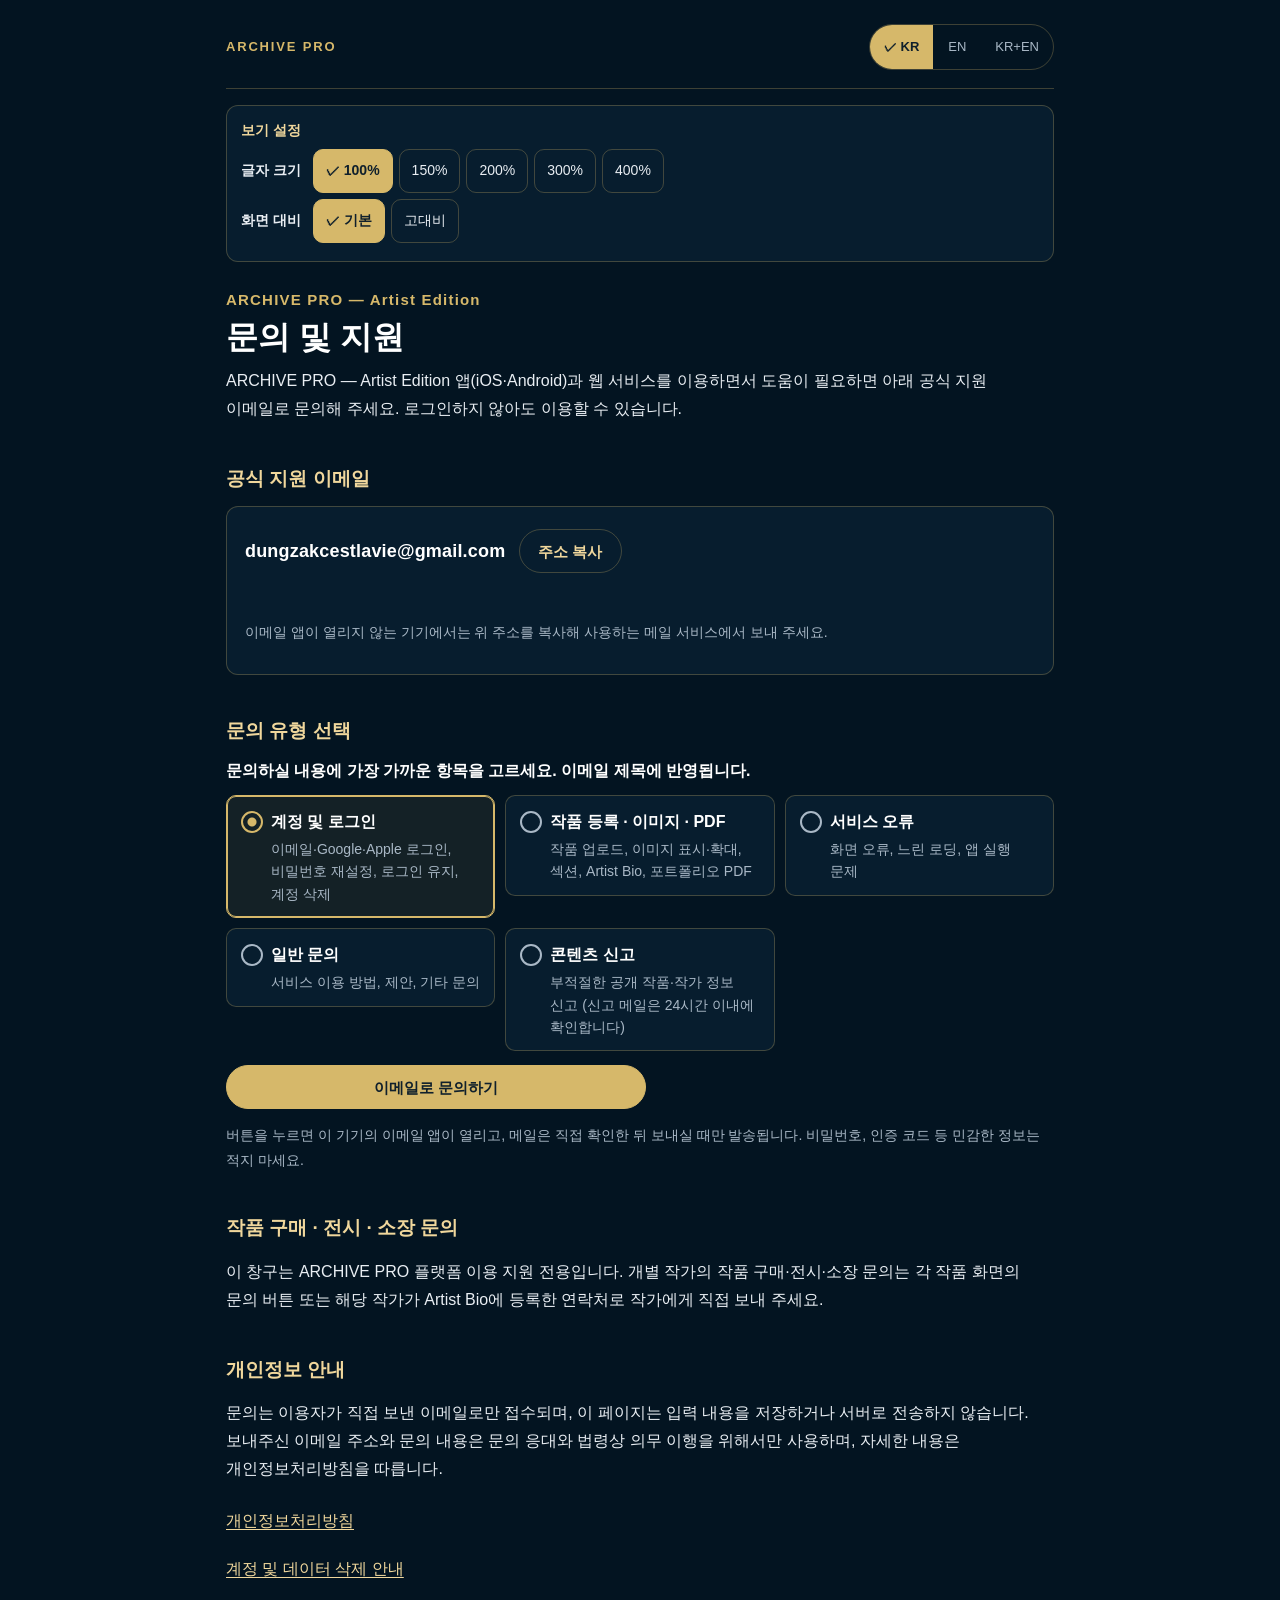
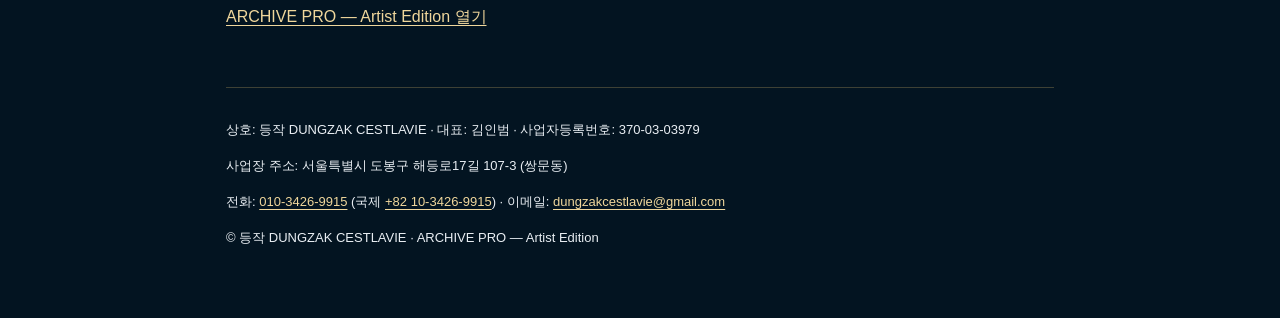
<file: support/index.html>
<!DOCTYPE html>
<html lang="ko">
<head>
<meta charset="UTF-8">
<meta name="viewport" content="width=device-width, initial-scale=1, viewport-fit=cover">
<meta name="format-detection" content="telephone=no">
<meta http-equiv="Content-Security-Policy" content="default-src 'self'; script-src 'sha256-yzHwYgZug8jvalBzT+LcQ8+dV3ppX17GMcqtuWtzp5A='; style-src 'unsafe-inline'; img-src 'self'; connect-src 'none'; object-src 'none'; base-uri 'none'; form-action 'none'">
<meta name="referrer" content="strict-origin-when-cross-origin">
<title>문의 및 지원 · Contact &amp; Support — ARCHIVE PRO</title>
<meta name="description" content="ARCHIVE PRO — Artist Edition 문의 및 지원 / Contact &amp; Support. 계정·로그인, 작품 등록·이미지·PDF, 서비스 오류 및 일반 문의.">
<meta name="robots" content="index, follow">
<link rel="canonical" href="https://dungzaklab.art/support/">
<link rel="alternate" hreflang="ko" href="https://dungzaklab.art/support/?lang=kr">
<link rel="alternate" hreflang="en" href="https://dungzaklab.art/support/?lang=en">
<link rel="alternate" hreflang="x-default" href="https://dungzaklab.art/support/">
<meta name="theme-color" content="#031421">
<link rel="icon" type="image/png" sizes="192x192" href="/archivepro-icon-192-v2.png">
<style>
  /* 디자인 토큰은 /privacy/ · /delete-account/ 와 동일하다(딥블루 배경 + 금빛 제목·테두리). */
  :root {
    --bg: #031421;
    --panel: #071d2e;
    --line: rgba(214, 184, 106, 0.28);
    --gold: #d6b86a;
    --gold-strong: #f0d79c;
    --text: #e9eef3;
    --muted: #a9b8c6;
    --link: #f0d79c;
    /* 글자 크기 배율: DCAR 리더(--scale)·캡션 리더(--dzcr-scale)와 같은 방식. 100%일 때 1 → 기존 화면과 동일. */
    --s: 1;
    color-scheme: dark;
  }
  html[data-scale="150"] { --s: 1.5; }
  html[data-scale="200"] { --s: 2; }
  html[data-scale="300"] { --s: 3; }
  html[data-scale="400"] { --s: 4; }
  * { box-sizing: border-box; }
  html { -webkit-text-size-adjust: 100%; }
  body {
    margin: 0; background: var(--bg); color: var(--text);
    font-family: -apple-system, BlinkMacSystemFont, "Apple SD Gothic Neo", "Malgun Gothic", "Noto Sans KR", "Segoe UI", Roboto, sans-serif;
    font-size: calc(16px * var(--s)); line-height: 1.75; word-break: keep-all; overflow-wrap: anywhere;
  }
  [lang="en"] { hyphens: auto; -webkit-hyphens: auto; }
  .wrap { max-width: 860px; margin: 0 auto; padding: calc(24px + env(safe-area-inset-top)) max(16px, env(safe-area-inset-right)) calc(56px + env(safe-area-inset-bottom)) max(16px, env(safe-area-inset-left)); }
  html.zoomed .wrap { max-width: none; }
  header.top { display: flex; flex-wrap: wrap; align-items: center; justify-content: space-between; gap: 12px; padding-bottom: 18px; border-bottom: 1px solid var(--line); }
  .brand { color: var(--gold); letter-spacing: .14em; font-size: calc(13px * var(--s)); font-weight: 600; text-decoration: none; display: inline-flex; align-items: center; min-height: 44px; max-width: 100%; }
  .langs { display: inline-flex; flex-wrap: wrap; max-width: 100%; border: 1px solid var(--line); border-radius: 999px; overflow: hidden; }
  html.zoomed .langs { border-radius: 14px; }
  .langs button { appearance: none; border: 0; background: transparent; color: var(--muted); font: inherit; font-size: calc(13px * var(--s)); padding: 6px 14px; cursor: pointer; min-height: 44px; min-width: 48px; }
  .langs button[aria-pressed="true"] { background: var(--gold); color: #10202c; font-weight: 700; }
  .langs button:focus-visible { outline: 2px solid var(--gold-strong); outline-offset: -2px; }
  /* 선택 상태를 색상 외의 표시(✓)로도 구별한다. 화면 읽기 도구는 aria-pressed로 상태를 읽는다. */
  .langs button[aria-pressed="true"]::before, .chip[aria-pressed="true"]::before { content: "\2713\00a0"; content: "\2713\00a0" / ""; }
  h1 { font-size: clamp(calc(24px * var(--s)), calc(5vw * var(--s)), calc(32px * var(--s))); line-height: 1.35; margin: 28px 0 8px; color: #fff; font-weight: 700; }
  h1 .sub { display: block; font-size: calc(15px * var(--s)); color: var(--gold); letter-spacing: .08em; font-weight: 600; margin-bottom: 6px; }
  /* 2026-11-22 (lab-a11y1): 좁은 화면에서 크게 키운 제목이 단어 중간에서 끊기지 않게 상한(100%에서는 변화 없음) */
  h1 { font-size: min(clamp(calc(24px * var(--s)), calc(5vw * var(--s)), calc(32px * var(--s))), max(24px, 14vw)); }
  h1 .sub { font-size: min(calc(15px * var(--s)), max(15px, 7.4vw)); }
  h2 { font-size: calc(19px * var(--s)); line-height: 1.45; color: var(--gold-strong); margin: 36px 0 12px; padding-top: 6px; scroll-margin-top: 16px; }
  p, li { color: var(--text); }
  ul { padding-left: 22px; }
  a { color: var(--link); text-underline-offset: 3px; }
  a:focus-visible, button:focus-visible, input:focus-visible + .opt-text { outline: 2px solid var(--gold-strong); outline-offset: 3px; border-radius: 6px; }
  .lead { margin: 0 0 8px; }
  .note { color: var(--muted); font-size: calc(14px * var(--s)); }
  .box { background: var(--panel); border: 1px solid var(--line); border-radius: 12px; padding: 16px 18px; margin: 14px 0; min-width: 0; }

  /* 보기 설정(글자 크기 · 화면 대비) — DCAR 리더 도구 막대와 같은 버튼(aria-pressed) 구조 */
  .a11y { margin: 16px 0 0; padding: 12px 14px; border: 1px solid var(--line); border-radius: 12px; background: var(--panel); }
  .a11y-title { margin: 0 0 6px; font-size: calc(14px * var(--s)); font-weight: 700; color: var(--gold-strong); }
  .a11y-group { display: flex; flex-wrap: wrap; align-items: center; gap: 6px 12px; margin: 6px 0; min-width: 0; }
  .a11y-label { margin: 0; font-size: calc(14px * var(--s)); font-weight: 600; color: var(--text); min-width: 0; }
  .chips { display: flex; flex-wrap: wrap; gap: 6px; min-width: 0; max-width: 100%; }
  .chip { appearance: none; border: 1px solid var(--line); background: transparent; color: var(--text); font: inherit; font-size: calc(14px * var(--s)); line-height: 1.4; min-height: 44px; min-width: 48px; max-width: 100%; padding: 6px 12px; border-radius: 10px; cursor: pointer; text-align: center; }
  .chip:hover { border-color: var(--gold); }
  .chip[aria-pressed="true"] { background: var(--gold); color: #10202c; border-color: var(--gold); font-weight: 700; }
  .sr-only { position: absolute; width: 1px; height: 1px; padding: 0; margin: -1px; overflow: hidden; clip: rect(0 0 0 0); white-space: nowrap; border: 0; }

  /* 공식 지원 이메일 */
  .email-row { display: flex; flex-wrap: wrap; align-items: center; gap: 10px 14px; margin: 6px 0 4px; min-width: 0; }
  .email-addr { display: inline-flex; align-items: center; min-height: 44px; max-width: 100%; min-width: 0; font-size: calc(18px * var(--s)); font-weight: 600; color: #fff; text-decoration: none; letter-spacing: .01em; overflow-wrap: anywhere; word-break: break-all; user-select: all; -webkit-user-select: all; }
  .email-addr:hover { text-decoration: underline; }
  .btn { appearance: none; display: inline-flex; align-items: center; justify-content: center; gap: 6px; min-height: 44px; max-width: 100%; padding: 8px 18px; border-radius: 999px; font: inherit; font-size: calc(15px * var(--s)); font-weight: 600; text-decoration: none; cursor: pointer; text-align: center; line-height: 1.4; }
  .btn > * { min-width: 0; }
  html.zoomed .btn { border-radius: 16px; }
  .btn[hidden] { display: none; }
  .btn-ghost { background: transparent; color: var(--gold-strong); border: 1px solid var(--line); }
  .btn-ghost:hover { border-color: var(--gold); }
  .btn-primary { background: var(--gold); color: #10202c; border: 1px solid var(--gold); width: 100%; max-width: 420px; margin-top: 14px; }
  html.zoomed .btn-primary { max-width: none; }
  .btn-primary:hover { background: var(--gold-strong); }
  .status { min-height: 1.75em; margin: 8px 0 0; font-size: calc(14px * var(--s)); color: var(--gold-strong); }

  /* 문의 유형 */
  fieldset { border: 0; margin: 0; padding: 0; min-width: 0; }
  legend { padding: 0; margin: 0 0 10px; font-weight: 600; color: #fff; max-width: 100%; white-space: normal; }
  .opts { display: grid; gap: 10px; grid-template-columns: repeat(auto-fit, minmax(min(100%, calc(260px * var(--s))), 1fr)); }
  .opt { position: relative; display: block; cursor: pointer; min-width: 0; }
  /* 라디오 입력을 항목 전체 크기로 둔다 → VoiceOver·TalkBack 터치 탐색 시 항목 어디를 짚어도 라디오와 상태가 읽힌다. */
  .opt input { position: absolute; inset: 0; opacity: 0; width: 100%; height: 100%; margin: 0; cursor: pointer; z-index: 1; }
  .opt-text { display: block; min-height: 44px; padding: 12px 14px 12px calc(26px + 18px * min(var(--s), 2)); border: 1px solid var(--line); border-radius: 10px; background: var(--panel); position: relative; }
  .opt-text::before { content: ""; position: absolute; left: 14px; top: 15px; width: calc(18px * min(var(--s), 2)); height: calc(18px * min(var(--s), 2)); border-radius: 50%; border: 2px solid var(--muted); }
  .opt input:checked + .opt-text { border-color: var(--gold); background: rgba(214, 184, 106, 0.08); box-shadow: inset 0 0 0 1px var(--gold); }
  .opt input:checked + .opt-text::before { border-color: var(--gold); background: radial-gradient(circle, var(--gold) 0 calc(4px * min(var(--s), 2)), transparent calc(5px * min(var(--s), 2))); }
  .opt-title { display: block; font-weight: 600; color: #fff; }
  .opt-desc { display: block; font-size: calc(14px * var(--s)); color: var(--muted); line-height: 1.6; margin-top: 2px; }

  .links { list-style: none; padding: 0; margin: 0; display: grid; gap: 4px; }
  .links a { display: inline-block; padding: 8px 0; min-height: 44px; max-width: 100%; }
  body.lang-both .links a > [lang="en"] { color: inherit; }
  body.lang-both .links a > [lang="en"]::before { content: " · "; }
  footer { margin-top: 48px; padding-top: 18px; border-top: 1px solid var(--line); color: var(--muted); font-size: calc(13px * var(--s)); }

  /* 고대비 모드 — 검정 바탕 · 흰 글자 · 밝은 금색 테두리(DCAR 리더 body.contrast와 같은 방식). 기본 다크 디자인은 그대로 둔다. */
  body.contrast { --bg: #000; --panel: #000; --line: #ffd75e; --gold: #ffd75e; --gold-strong: #ffe7a3; --text: #fff; --muted: #fff; --link: #ffe7a3; }
  body.contrast .box, body.contrast .a11y, body.contrast .chip, body.contrast .btn-ghost, body.contrast .langs, body.contrast .opt-text, body.contrast header.top, body.contrast footer { border-width: 2px; }
  body.contrast a { text-decoration: underline; text-decoration-thickness: 2px; }
  body.contrast .btn-primary, body.contrast .brand { text-decoration: none; }
  body.contrast .chip[aria-pressed="true"], body.contrast .langs button[aria-pressed="true"], body.contrast .btn-primary { color: #000; }
  body.contrast .opt input:checked + .opt-text { background: #000; box-shadow: inset 0 0 0 3px var(--gold); }
  body.contrast .opt-text::before { border-color: #fff; }
  body.contrast a:focus-visible, body.contrast button:focus-visible, body.contrast input:focus-visible + .opt-text { outline: 3px solid #fff; outline-offset: 3px; }

  /* 언어 표시: JS가 없으면 두 언어를 모두 보여준다(KR+EN). /privacy/ 와 같은 규칙. */
  body.lang-kr [lang="en"] { display: none !important; }
  body.lang-en [lang="ko"] { display: none !important; }
  body.lang-both .bi > [lang="en"] { color: var(--muted); }
  body.lang-both p.bi > [lang="en"], body.lang-both li.bi > [lang="en"], body.lang-both .stack > [lang="en"] { display: block; margin-top: 2px; }
  body.lang-both h2 > [lang="en"], body.lang-both h1 > [lang="en"], body.lang-both legend > [lang="en"] { display: block; font-size: .82em; font-weight: 600; }
  body.lang-both .btn .bi > [lang="en"] { color: inherit; }
  body.lang-both .btn .bi > [lang="en"]::before { content: " · "; }
  body.lang-both .chip .bi > [lang="en"], body.lang-both .a11y-label > [lang="en"], body.lang-both .a11y-title > [lang="en"] { color: inherit; }
  body.lang-both .chip .bi > [lang="en"]::before { content: " · "; }
  @media (prefers-reduced-motion: reduce) { * { transition: none !important; } }
  @media (forced-colors: active) { .opt input:checked + .opt-text { outline: 2px solid CanvasText; } }
</style>
</head>
<body class="lang-both">
<!--email_off-->
<!-- Cloudflare 이메일 주소 난독화(Scrape Shield) 제외 구간: 이 페이지의 CSP가 Cloudflare 복원 스크립트를 막아
     주소가 "[email protected]"로 남던 문제를 막는다. 공식 지원 이메일은 원문 그대로 내려보낸다. -->
<div class="wrap">

<header class="top">
  <a class="brand" href="/">ARCHIVE PRO</a>
  <div class="langs" role="group" aria-label="언어 · Language">
    <button type="button" data-lang="kr" aria-pressed="false" aria-label="KR 한국어">KR</button>
    <button type="button" data-lang="en" aria-pressed="false" aria-label="EN English">EN</button>
    <button type="button" data-lang="both" aria-pressed="true" aria-label="KR+EN 한국어·영어 병기 · Korean and English">KR+EN</button>
  </div>
</header>

<section class="a11y" aria-labelledby="a11yTitle">
  <p class="a11y-title bi" id="a11yTitle"><span lang="ko">보기 설정</span><span lang="en">Display settings</span></p>
  <div class="a11y-group" role="group" aria-labelledby="sizeLabel">
    <p class="a11y-label bi" id="sizeLabel"><span lang="ko">글자 크기</span><span lang="en">Text size</span></p>
    <div class="chips">
      <button type="button" class="chip" data-scale="100" aria-pressed="true">100%</button>
      <button type="button" class="chip" data-scale="150" aria-pressed="false">150%</button>
      <button type="button" class="chip" data-scale="200" aria-pressed="false">200%</button>
      <button type="button" class="chip" data-scale="300" aria-pressed="false">300%</button>
      <button type="button" class="chip" data-scale="400" aria-pressed="false">400%</button>
    </div>
  </div>
  <div class="a11y-group" role="group" aria-labelledby="contrastLabel">
    <p class="a11y-label bi" id="contrastLabel"><span lang="ko">화면 대비</span><span lang="en">Contrast</span></p>
    <div class="chips">
      <button type="button" class="chip" data-contrast="off" aria-pressed="true"><span class="bi"><span lang="ko">기본</span><span lang="en">Standard</span></span></button>
      <button type="button" class="chip" data-contrast="on" aria-pressed="false"><span class="bi"><span lang="ko">고대비</span><span lang="en">High contrast</span></span></button>
    </div>
  </div>
  <p class="sr-only" id="a11yLive" role="status" aria-live="polite"></p>
</section>

<main>
<h1 class="bi"><span class="sub">ARCHIVE PRO — Artist Edition</span><span lang="ko">문의 및 지원</span><span lang="en">Contact &amp; Support</span></h1>
<p class="lead bi"><span lang="ko">ARCHIVE PRO — Artist Edition 앱(iOS·Android)과 웹 서비스를 이용하면서 도움이 필요하면 아래 공식 지원 이메일로 문의해 주세요. 로그인하지 않아도 이용할 수 있습니다.</span><span lang="en">If you need help with the ARCHIVE PRO — Artist Edition app (iOS and Android) or web service, please contact us at the official support email below. No sign-in is required.</span></p>

<section aria-labelledby="h-email">
<h2 id="h-email" class="bi"><span lang="ko">공식 지원 이메일</span><span lang="en">Official support email</span></h2>
<div class="box">
  <div class="email-row">
    <a class="email-addr" id="emailAddr" href="mailto:dungzakcestlavie@gmail.com">dungzakcestlavie@gmail.com</a>
    <button type="button" class="btn btn-ghost" id="copyBtn" hidden><span class="bi"><span lang="ko">주소 복사</span><span lang="en">Copy address</span></span></button>
  </div>
  <p class="status" id="status" role="status" aria-live="polite"></p>
  <p class="note bi"><span lang="ko">이메일 앱이 열리지 않는 기기에서는 위 주소를 복사해 사용하는 메일 서비스에서 보내 주세요.</span><span lang="en">If no email app opens on your device, copy the address above and send your message from any email service.</span></p>
</div>
</section>

<section aria-labelledby="h-topic">
<h2 id="h-topic" class="bi"><span lang="ko">문의 유형 선택</span><span lang="en">Choose a topic</span></h2>
<fieldset>
  <legend class="bi"><span lang="ko">문의하실 내용에 가장 가까운 항목을 고르세요. 이메일 제목에 반영됩니다.</span><span lang="en">Pick the topic closest to your question. It will be added to the email subject.</span></legend>
  <div class="opts">
    <label class="opt"><input type="radio" name="topic" value="account" checked><span class="opt-text">
      <span class="opt-title stack bi"><span lang="ko">계정 및 로그인</span><span lang="en">Account &amp; sign-in</span></span>
      <span class="opt-desc stack bi"><span lang="ko">이메일·Google·Apple 로그인, 비밀번호 재설정, 로그인 유지, 계정 삭제</span><span lang="en">Email, Google or Apple sign-in, password reset, staying signed in, account deletion</span></span>
    </span></label>
    <label class="opt"><input type="radio" name="topic" value="works"><span class="opt-text">
      <span class="opt-title stack bi"><span lang="ko">작품 등록 · 이미지 · PDF</span><span lang="en">Artworks, images &amp; PDF</span></span>
      <span class="opt-desc stack bi"><span lang="ko">작품 업로드, 이미지 표시·확대, 섹션, Artist Bio, 포트폴리오 PDF</span><span lang="en">Uploading works, image display and zoom, sections, Artist Bio, portfolio PDF</span></span>
    </span></label>
    <label class="opt"><input type="radio" name="topic" value="error"><span class="opt-text">
      <span class="opt-title stack bi"><span lang="ko">서비스 오류</span><span lang="en">Service error</span></span>
      <span class="opt-desc stack bi"><span lang="ko">화면 오류, 느린 로딩, 앱 실행 문제</span><span lang="en">Display errors, slow loading, problems opening the app</span></span>
    </span></label>
    <label class="opt"><input type="radio" name="topic" value="general"><span class="opt-text">
      <span class="opt-title stack bi"><span lang="ko">일반 문의</span><span lang="en">General inquiry</span></span>
      <span class="opt-desc stack bi"><span lang="ko">서비스 이용 방법, 제안, 기타 문의</span><span lang="en">How to use the Service, suggestions, other questions</span></span>
    </span></label>
    <label class="opt"><input type="radio" name="topic" value="report"><span class="opt-text">
      <span class="opt-title stack bi"><span lang="ko">콘텐츠 신고</span><span lang="en">Report content</span></span>
      <span class="opt-desc stack bi"><span lang="ko">부적절한 공개 작품·작가 정보 신고 (신고 메일은 24시간 이내에 확인합니다)</span><span lang="en">Report inappropriate public artworks or artist information (report emails are checked within 24 hours)</span></span>
    </span></label>
  </div>
</fieldset>

<a class="btn btn-primary" id="mailBtn" href="mailto:dungzakcestlavie@gmail.com?subject=%5BARCHIVE%20PRO%20%E2%80%94%20Artist%20Edition%5D%20Contact%20%26%20Support"><span class="bi"><span lang="ko">이메일로 문의하기</span><span lang="en">Contact by Email</span></span></a>
<p class="note bi"><span lang="ko">버튼을 누르면 이 기기의 이메일 앱이 열리고, 메일은 직접 확인한 뒤 보내실 때만 발송됩니다. 비밀번호, 인증 코드 등 민감한 정보는 적지 마세요.</span><span lang="en">The button opens your device’s email app; nothing is sent until you review and send the message yourself. Please do not include passwords, verification codes, or other sensitive information.</span></p>
</section>

<section aria-labelledby="h-artist">
<h2 id="h-artist" class="bi"><span lang="ko">작품 구매 · 전시 · 소장 문의</span><span lang="en">Artwork purchase, exhibition &amp; collection inquiries</span></h2>
<p class="bi"><span lang="ko">이 창구는 ARCHIVE PRO 플랫폼 이용 지원 전용입니다. 개별 작가의 작품 구매·전시·소장 문의는 각 작품 화면의 문의 버튼 또는 해당 작가가 Artist Bio에 등록한 연락처로 작가에게 직접 보내 주세요.</span><span lang="en">This channel is for ARCHIVE PRO platform support only. For an individual artist’s works, exhibitions, or collection inquiries, please contact the artist directly using the inquiry button on the artwork page or the contact details the artist has registered in their Artist Bio.</span></p>
</section>

<section aria-labelledby="h-privacy">
<h2 id="h-privacy" class="bi"><span lang="ko">개인정보 안내</span><span lang="en">Privacy</span></h2>
<p class="bi"><span lang="ko">문의는 이용자가 직접 보낸 이메일로만 접수되며, 이 페이지는 입력 내용을 저장하거나 서버로 전송하지 않습니다. 보내주신 이메일 주소와 문의 내용은 문의 응대와 법령상 의무 이행을 위해서만 사용하며, 자세한 내용은 개인정보처리방침을 따릅니다.</span><span lang="en">Inquiries are received only through emails you send yourself; this page does not store or transmit anything you select. Your email address and message are used only to respond to your inquiry and to comply with legal obligations, as described in our Privacy Policy.</span></p>
<ul class="links">
  <li class="bi"><a href="/privacy/"><span lang="ko">개인정보처리방침</span><span lang="en">Privacy Policy</span></a></li>
  <li class="bi"><a href="/delete-account/"><span lang="ko">계정 및 데이터 삭제 안내</span><span lang="en">Account and data deletion</span></a></li>
  <li class="bi"><a href="/app/"><span lang="ko">ARCHIVE PRO — Artist Edition 열기</span><span lang="en">Open ARCHIVE PRO — Artist Edition</span></a></li>
</ul>
</section>
</main>

<footer>
  <p class="bi"><span lang="ko">상호: 등작 DUNGZAK CESTLAVIE · 대표: 김인범 · 사업자등록번호: 370-03-03979</span><span lang="en">Business name: DUNGZAK CESTLAVIE · Representative: KIM IN BEOM · Business registration no.: 370-03-03979</span></p>
  <p class="bi"><span lang="ko">사업장 주소: 서울특별시 도봉구 해등로17길 107-3 (쌍문동)</span><span lang="en">Business address: 107-3, Haedeung-ro 17-gil, Dobong-gu, Seoul, Republic of Korea</span></p>
  <p class="bi"><span lang="ko">전화: <a href="tel:+821034269915">010-3426-9915</a> (국제 <a href="tel:+821034269915">+82 10-3426-9915</a>) · 이메일: <a href="mailto:dungzakcestlavie@gmail.com">dungzakcestlavie@gmail.com</a></span><span lang="en">Phone: <a href="tel:+821034269915">+82 10-3426-9915</a> (in Korea: <a href="tel:+821034269915">010-3426-9915</a>) · Email: <a href="mailto:dungzakcestlavie@gmail.com">dungzakcestlavie@gmail.com</a></span></p>
  <p class="bi"><span lang="ko">© 등작 DUNGZAK CESTLAVIE · ARCHIVE PRO — Artist Edition</span><span lang="en">© DUNGZAK CESTLAVIE · ARCHIVE PRO — Artist Edition</span></p>
</footer>
</div>
<!--/email_off-->

<script>
(function () {
  'use strict';
  var EMAIL = 'dungzakcestlavie@gmail.com';
  var SERVICE = 'ARCHIVE PRO — Artist Edition';
  var KEY = 'dungzaklab_support_lang';
  var MODES = { kr: 1, en: 1, both: 1 };
  var TOPICS = {
    account: { kr: '계정 및 로그인 문의', en: 'Account & sign-in' },
    works:   { kr: '작품 등록·이미지·PDF 문의', en: 'Artworks, images & PDF' },
    error:   { kr: '서비스 오류', en: 'Service error' },
    general: { kr: '일반 문의', en: 'General inquiry' },
    report:  { kr: '콘텐츠 신고', en: 'Report content' }
  };
  var BODY = {
    normal: {
      kr: '문의 내용:\n\n\n사용 기기·브라우저(선택):\n\n※ 비밀번호나 인증 코드는 적지 마세요.\n',
      en: 'Your message:\n\n\nDevice / browser (optional):\n\n* Please do not include passwords or verification codes.\n'
    },
    report: {
      kr: '신고할 작품·작가 페이지 주소(URL):\n\n신고 사유:\n\n',
      en: 'URL of the artwork or artist page:\n\nReason for reporting:\n\n'
    }
  };
  var MSG = {
    copied: { kr: '이메일 주소를 복사했습니다.', en: 'Email address copied.' },
    manual: { kr: '자동 복사를 사용할 수 없습니다. 주소가 선택되었으니 길게 누르거나 Ctrl+C로 복사해 주세요.', en: 'Automatic copy is unavailable. The address is selected — press and hold, or use Ctrl+C, to copy it.' }
  };
  var LANGMSG = {
    kr: { kr: '한국어로 표시합니다.', en: 'Showing Korean.' },
    en: { kr: '영어로 표시합니다.', en: 'Showing English.' },
    both: { kr: '한국어와 영어를 함께 표시합니다.', en: 'Showing Korean and English.' }
  };
  // 보기 설정 저장: 캡션 리더(dz.captionReader.v1)와 같은 JSON 형식 { v:1, scale } + DCAR 리더와 같은 contrast 값.
  // 언어는 기존 키(dungzaklab_support_lang)를 그대로 쓴다.
  var A11Y_KEY = 'dz.support.a11y.v1';
  var SCALES = [100, 150, 200, 300, 400];
  var body = document.body;
  var root = document.documentElement;
  var mode = 'both';
  var scale = 100;
  var contrast = false;
  var btns = document.querySelectorAll('.langs button[data-lang]');
  var scaleBtns = document.querySelectorAll('.chip[data-scale]');
  var contrastBtns = document.querySelectorAll('.chip[data-contrast]');
  var mailBtn = document.getElementById('mailBtn');
  var copyBtn = document.getElementById('copyBtn');
  var statusEl = document.getElementById('status');
  var liveEl = document.getElementById('a11yLive');
  var addrEl = document.getElementById('emailAddr');
  var lastMsg = null;

  // 공식 지원 이메일 복원: Cloudflare 난독화가 다시 적용되더라도 주소·mailto가 "[email protected]"로 남지 않게 한다.
  function restoreEmail() {
    addrEl.textContent = EMAIL;
    addrEl.setAttribute('href', 'mailto:' + EMAIL);
    var links = document.querySelectorAll('a[href*="/cdn-cgi/l/email-protection"], a.__cf_email__, span.__cf_email__');
    for (var i = 0; i < links.length; i++) {
      var a = links[i];
      if (a.tagName === 'A') a.setAttribute('href', 'mailto:' + EMAIL);
      if (/\[email/i.test(a.textContent) || a.classList.contains('__cf_email__')) a.textContent = EMAIL;
      a.removeAttribute('data-cfemail');
      a.classList.remove('__cf_email__');
    }
  }
  // 한·영 문장을 각각 lang 속성이 붙은 span으로 넣는다(화면 읽기 도구 발음용).
  function putText(el, pair) {
    el.textContent = '';
    if (!pair) return;
    var list = mode === 'kr' ? [['ko', pair.kr]] : mode === 'en' ? [['en', pair.en]] : [['ko', pair.kr], ['en', pair.en]];
    for (var i = 0; i < list.length; i++) {
      if (i) el.appendChild(document.createTextNode(' / '));
      var s = document.createElement('span');
      s.setAttribute('lang', list[i][0]);
      s.textContent = list[i][1];
      el.appendChild(s);
    }
  }
  function announce(pair) {
    // 같은 문장이 연달아 나와도 다시 읽히도록 비운 뒤 넣는다.
    liveEl.textContent = '';
    setTimeout(function () { putText(liveEl, pair); }, 60);
  }
  function loadA11y() {
    try {
      var o = JSON.parse(localStorage.getItem(A11Y_KEY) || '{}');
      if (o && SCALES.indexOf(Number(o.scale)) !== -1) scale = Number(o.scale);
      if (o && typeof o.contrast === 'boolean') contrast = o.contrast;
    } catch (e) {}
  }
  function saveA11y() {
    try { localStorage.setItem(A11Y_KEY, JSON.stringify({ v: 1, scale: scale, contrast: contrast })); } catch (e) {}
  }
  function applyA11y() {
    root.setAttribute('data-scale', String(scale));
    root.classList.toggle('zoomed', scale > 100);
    body.classList.toggle('contrast', contrast);
    for (var i = 0; i < scaleBtns.length; i++) scaleBtns[i].setAttribute('aria-pressed', Number(scaleBtns[i].getAttribute('data-scale')) === scale ? 'true' : 'false');
    for (var k = 0; k < contrastBtns.length; k++) contrastBtns[k].setAttribute('aria-pressed', (contrastBtns[k].getAttribute('data-contrast') === 'on') === contrast ? 'true' : 'false');
  }

  function norm(v) {
    if (!v) return null;
    v = String(v).toLowerCase();
    if (v === 'ko') v = 'kr';
    if (v === 'kr+en' || v === 'kren') v = 'both';
    return MODES[v] ? v : null;
  }
  function read(key) { try { return localStorage.getItem(key); } catch (e) { return null; } }
  function pick() {
    var q = null;
    try { q = new URLSearchParams(location.search).get('lang'); } catch (e) {}
    // 순서: 주소의 ?lang → 이 페이지 선택값 → Artist Edition 언어 설정 → LAB 언어 설정 → 브라우저 언어
    return norm(q) || norm(read(KEY)) || norm(read('archiveProApp_langPref_v1')) || norm(read('dzlab_lang')) ||
      ((navigator.language || '').toLowerCase().indexOf('ko') === 0 ? 'kr' : 'en');
  }
  function text(pair) {
    if (mode === 'kr') return pair.kr;
    if (mode === 'en') return pair.en;
    return pair.kr + ' / ' + pair.en;
  }
  function topic() {
    var r = document.querySelector('input[name="topic"]:checked');
    var v = r ? r.value : 'general';
    return TOPICS.hasOwnProperty(v) ? v : 'general';
  }
  function updateMail() {
    var tp = topic();
    var subject = '[' + SERVICE + '] ' + text(TOPICS[tp]);
    var b = BODY[tp === 'report' ? 'report' : 'normal'];
    var bodyText = mode === 'kr' ? b.kr : mode === 'en' ? b.en : b.kr + '\n' + b.en;
    mailBtn.setAttribute('href', 'mailto:' + EMAIL + '?subject=' + encodeURIComponent(subject) + '&body=' + encodeURIComponent(bodyText));
  }
  function say(key) {
    lastMsg = key;
    putText(statusEl, key ? MSG[key] : null);
  }
  function apply(next, save) {
    mode = next;
    body.classList.remove('lang-kr', 'lang-en', 'lang-both');
    body.classList.add('lang-' + mode);
    document.documentElement.lang = mode === 'en' ? 'en' : 'ko';
    for (var i = 0; i < btns.length; i++) btns[i].setAttribute('aria-pressed', btns[i].getAttribute('data-lang') === mode ? 'true' : 'false');
    if (save) { try { localStorage.setItem(KEY, mode); } catch (e) {} }
    updateMail();
    if (lastMsg) say(lastMsg);
  }
  function selectAddr() {
    try {
      var range = document.createRange();
      range.selectNodeContents(addrEl);
      var sel = window.getSelection();
      sel.removeAllRanges();
      sel.addRange(range);
    } catch (e) {}
  }
  function legacyCopy() {
    var ta = document.createElement('textarea');
    ta.value = EMAIL;
    ta.setAttribute('readonly', '');
    ta.style.position = 'fixed';
    ta.style.top = '-1000px';
    ta.style.opacity = '0';
    document.body.appendChild(ta);
    ta.select();
    var ok = false;
    try { ok = document.execCommand('copy'); } catch (e) { ok = false; }
    document.body.removeChild(ta);
    return ok;
  }
  function copy() {
    if (navigator.clipboard && window.isSecureContext) {
      navigator.clipboard.writeText(EMAIL).then(function () { say('copied'); }, function () {
        if (legacyCopy()) say('copied'); else { selectAddr(); say('manual'); }
      });
      return;
    }
    if (legacyCopy()) say('copied'); else { selectAddr(); say('manual'); }
  }

  for (var i = 0; i < btns.length; i++) {
    btns[i].addEventListener('click', function () {
      var next = this.getAttribute('data-lang');
      apply(next, true);
      announce(LANGMSG[next]);
    });
  }
  for (var si = 0; si < scaleBtns.length; si++) {
    scaleBtns[si].addEventListener('click', function () {
      scale = Number(this.getAttribute('data-scale'));
      applyA11y();
      saveA11y();
      announce({ kr: '글자 크기 ' + scale + '%', en: 'Text size ' + scale + '%' });
    });
  }
  for (var ci = 0; ci < contrastBtns.length; ci++) {
    contrastBtns[ci].addEventListener('click', function () {
      contrast = this.getAttribute('data-contrast') === 'on';
      applyA11y();
      saveA11y();
      announce(contrast ? { kr: '고대비 모드를 켰습니다.', en: 'High contrast on.' } : { kr: '기본 화면으로 표시합니다.', en: 'Standard contrast.' });
    });
  }
  var radios = document.querySelectorAll('input[name="topic"]');
  for (var j = 0; j < radios.length; j++) radios[j].addEventListener('change', function () {
    updateMail();
    var t = TOPICS[topic()];
    announce({ kr: '이메일 제목에 "' + t.kr + '"이(가) 반영되었습니다.', en: 'Email subject set to "' + t.en + '".' });
  });
  copyBtn.hidden = false;
  copyBtn.addEventListener('click', copy);
  restoreEmail();
  loadA11y();
  applyA11y();
  apply(pick(), false);
})();
</script>
</body>
</html>
</file>
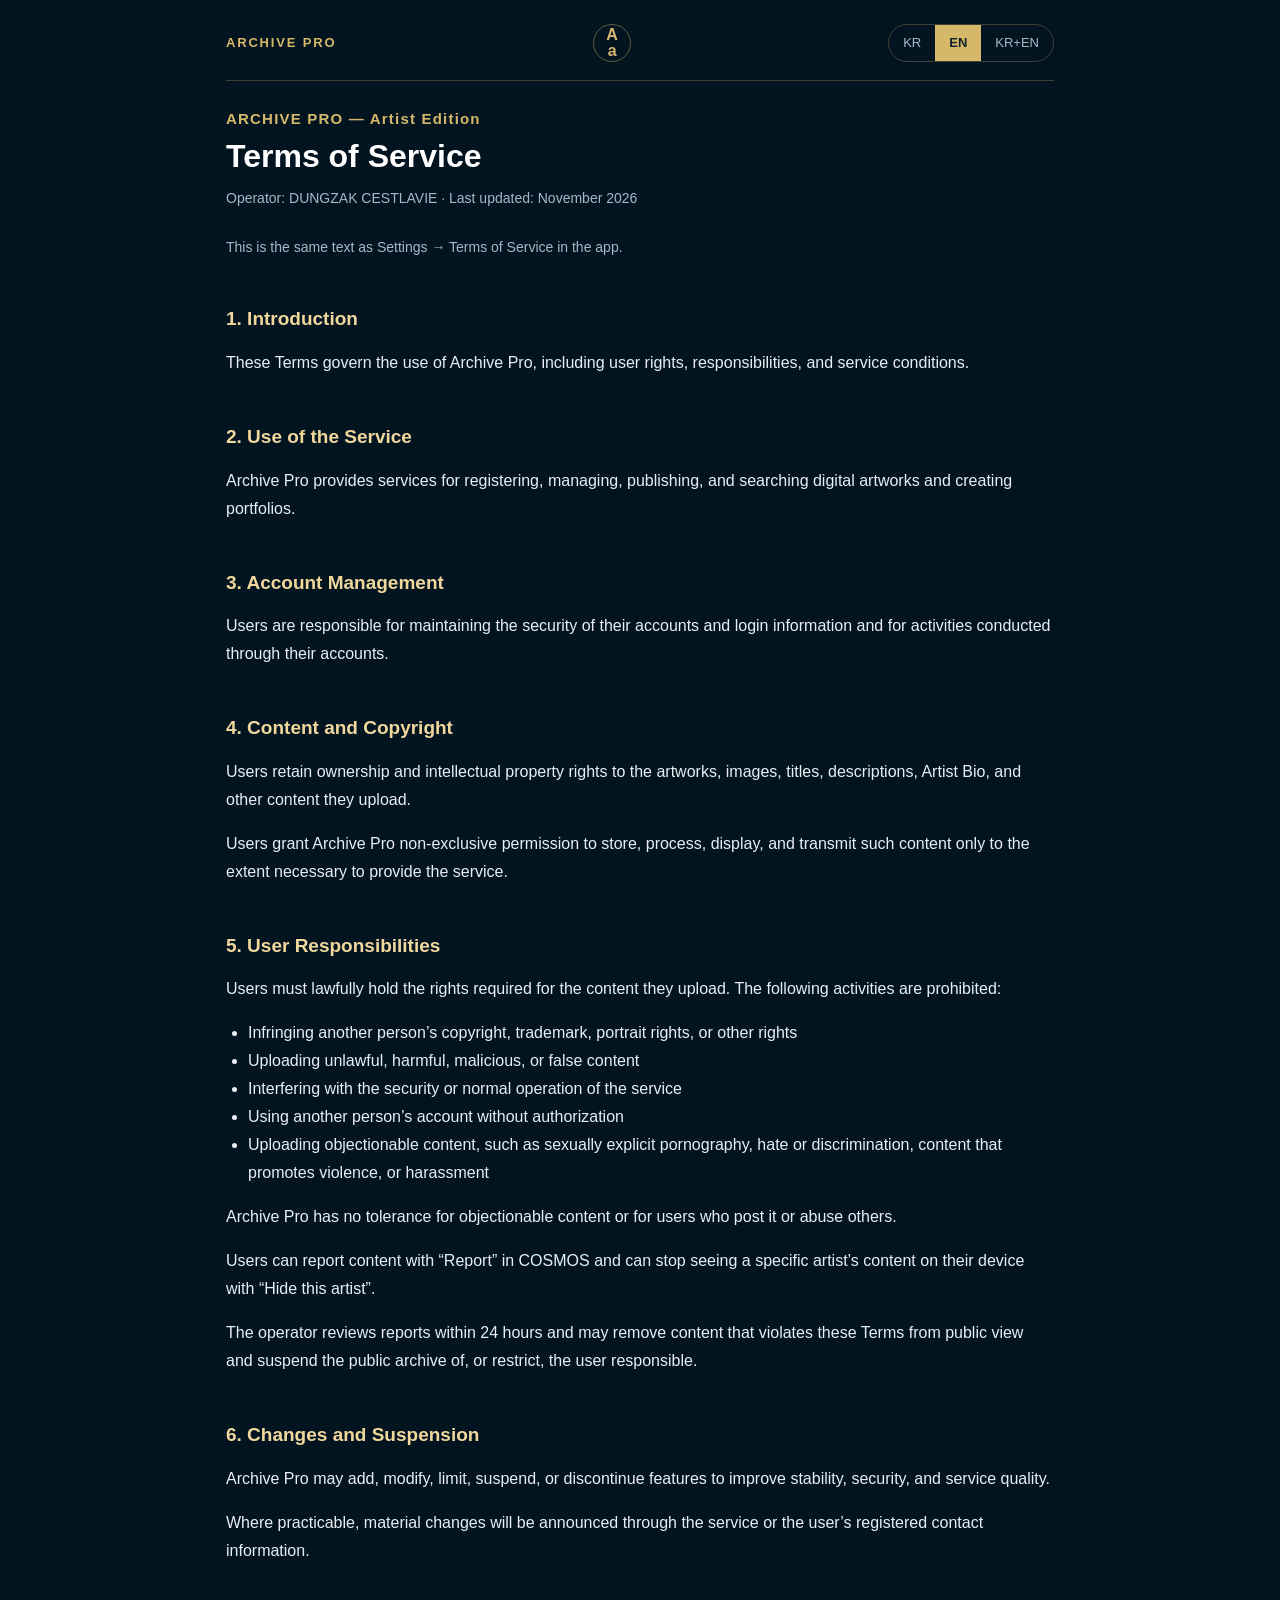
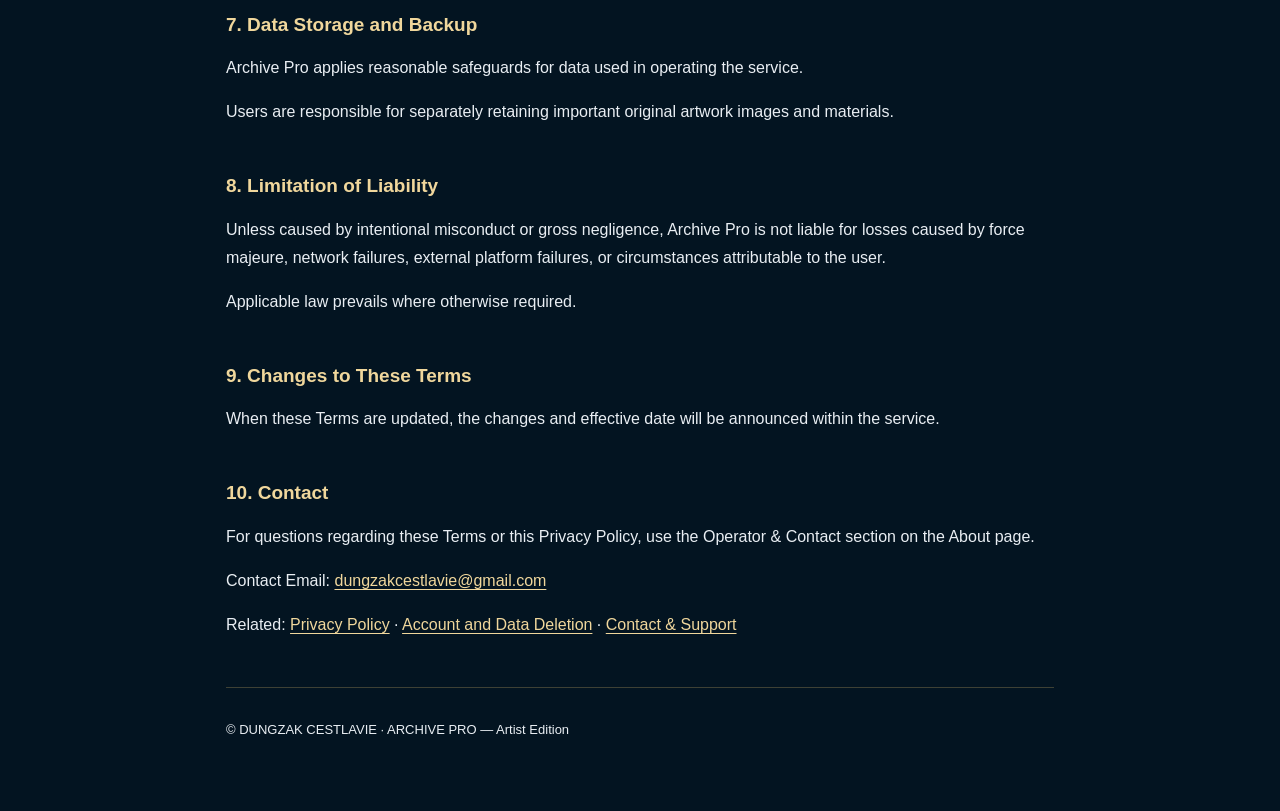
<file: terms-of-use/index.html>
<!DOCTYPE html>
<html lang="ko">
<head>
<meta charset="UTF-8">
<meta name="viewport" content="width=device-width, initial-scale=1, viewport-fit=cover">
<meta name="format-detection" content="telephone=no">
<title>서비스 이용약관 · Terms of Service — ARCHIVE PRO</title>
<meta name="description" content="ARCHIVE PRO — Artist Edition 서비스 이용약관 / Terms of Service. DUNGZAK CESTLAVIE.">
<meta name="robots" content="index, follow">
<link rel="canonical" href="https://dungzaklab.art/terms-of-use/">
<link rel="alternate" hreflang="ko" href="https://dungzaklab.art/terms-of-use/?lang=kr">
<link rel="alternate" hreflang="en" href="https://dungzaklab.art/terms-of-use/?lang=en">
<link rel="alternate" hreflang="x-default" href="https://dungzaklab.art/terms-of-use/">
<meta name="theme-color" content="#031421">
<link rel="icon" type="image/png" sizes="192x192" href="/archivepro-icon-192-v2.png">
<style>
  :root {
    --bg: #031421;
    --panel: #071d2e;
    --line: rgba(214, 184, 106, 0.28);
    --gold: #d6b86a;
    --gold-strong: #f0d79c;
    --text: #e9eef3;
    --muted: #a9b8c6;
    --link: #f0d79c;
    color-scheme: dark;
  }
  * { box-sizing: border-box; }
  html { -webkit-text-size-adjust: 100%; }
  body {
    margin: 0; background: var(--bg); color: var(--text);
    font-family: -apple-system, BlinkMacSystemFont, "Apple SD Gothic Neo", "Malgun Gothic", "Noto Sans KR", "Segoe UI", Roboto, sans-serif;
    font-size: 16px; line-height: 1.75; word-break: keep-all; overflow-wrap: anywhere;
  }
  .wrap { max-width: 860px; margin: 0 auto; padding: calc(24px + env(safe-area-inset-top)) max(16px, env(safe-area-inset-right)) calc(56px + env(safe-area-inset-bottom)) max(16px, env(safe-area-inset-left)); }
  header.top { display: flex; flex-wrap: wrap; align-items: center; justify-content: space-between; gap: 12px; padding-bottom: 18px; border-bottom: 1px solid var(--line); }
  .brand { color: var(--gold); letter-spacing: .14em; font-size: 13px; font-weight: 600; text-decoration: none; }
  .langs { display: inline-flex; border: 1px solid var(--line); border-radius: 999px; overflow: hidden; }
  .langs button { appearance: none; border: 0; background: transparent; color: var(--muted); font: inherit; font-size: 13px; padding: 6px 14px; cursor: pointer; min-height: 36px; }
  .langs button[aria-pressed="true"] { background: var(--gold); color: #10202c; font-weight: 700; }
  .langs button:focus-visible { outline: 2px solid var(--gold-strong); outline-offset: -2px; }
  h1 { font-size: clamp(24px, 5vw, 32px); line-height: 1.35; margin: 28px 0 8px; color: #fff; font-weight: 700; }
  h1 .sub { display: block; font-size: 15px; color: var(--gold); letter-spacing: .08em; font-weight: 600; margin-bottom: 6px; }
  .meta { color: var(--muted); font-size: 14px; margin: 0 0 24px; }
  nav.toc { background: var(--panel); border: 1px solid var(--line); border-radius: 12px; padding: 14px 18px; margin: 0 0 28px; }
  nav.toc ol { margin: 0; padding-left: 22px; columns: 2 260px; column-gap: 28px; }
  nav.toc li { break-inside: avoid; font-size: 14px; }
  h2 { font-size: 19px; line-height: 1.45; color: var(--gold-strong); margin: 40px 0 12px; padding-top: 6px; scroll-margin-top: 16px; }
  h3 { font-size: 16px; color: #fff; margin: 22px 0 8px; }
  p, li { color: var(--text); }
  ul, ol { padding-left: 22px; }
  a { color: var(--link); text-underline-offset: 3px; }
  .note { color: var(--muted); font-size: 14px; }
  .box { background: var(--panel); border: 1px solid var(--line); border-radius: 12px; padding: 14px 18px; margin: 14px 0; }
  .table-wrap { overflow-x: auto; -webkit-overflow-scrolling: touch; margin: 12px 0; border: 1px solid var(--line); border-radius: 10px; }
  table { border-collapse: collapse; width: 100%; min-width: 560px; font-size: 14px; line-height: 1.6; }
  th, td { text-align: left; vertical-align: top; padding: 10px 12px; border-bottom: 1px solid rgba(214, 184, 106, 0.16); }
  th { color: var(--gold); font-weight: 600; background: rgba(214, 184, 106, 0.06); }
  tr:last-child td { border-bottom: 0; }
  footer { margin-top: 48px; padding-top: 18px; border-top: 1px solid var(--line); color: var(--muted); font-size: 13px; }
  /* 언어 표시: JS가 없으면 두 언어를 모두 보여준다(KR+EN). */
  body.lang-kr [lang="en"] { display: none !important; }
  body.lang-en [lang="ko"] { display: none !important; }
  body.lang-both .bi > [lang="en"] { color: var(--muted); }
  body.lang-both p.bi > [lang="en"], body.lang-both li.bi > [lang="en"] { display: block; margin-top: 2px; }
  body.lang-both h2 > [lang="en"], body.lang-both h1 > [lang="en"] { display: block; font-size: .82em; font-weight: 600; }
  body.lang-both td > [lang="en"], body.lang-both th > [lang="en"] { display: block; }
  span[lang] { }
  .cta { display:inline-block; margin:6px 0 4px; padding:12px 20px; border-radius:999px; background:var(--gold); color:#10202c; font-weight:700; text-decoration:none; }
  .cta:focus-visible { outline:2px solid var(--gold-strong); outline-offset:3px; }
</style>
<!-- 2026-11-22 (lab-a11y1): 전역 보기 설정(글자 크기 100~400%·고대비) — 앱·문의 및 지원과 같은 설정 공유. 이 3줄을 지우면 이전 상태. -->
<link rel="stylesheet" href="/a11y/display-settings.css?v=20261123-aa2" />
<script src="/a11y/display-settings.js?v=20261123-aa2"></script>
</head>
<body class="lang-both">
<div class="wrap">

<header class="top">
  <a class="brand" href="/">ARCHIVE PRO</a>
  <div class="langs" role="group" aria-label="Language / 언어">
    <button type="button" data-lang="kr" aria-pressed="false">KR</button>
    <button type="button" data-lang="en" aria-pressed="false">EN</button>
    <button type="button" data-lang="both" aria-pressed="true">KR+EN</button>
  </div>
</header>

<h1 class="bi"><span class="sub">ARCHIVE PRO — Artist Edition</span><span lang="ko">서비스 이용약관</span><span lang="en">Terms of Service</span></h1>
<p class="meta bi"><span lang="ko">운영자: 등작 DUNGZAK CESTLAVIE · 최종 수정일: 2026년 11월</span><span lang="en">Operator: DUNGZAK CESTLAVIE · Last updated: November 2026</span></p>
<p class="note bi"><span lang="ko">이 문서는 앱의 설정 → 서비스 이용약관 화면과 같은 내용입니다.</span><span lang="en">This is the same text as Settings → Terms of Service in the app.</span></p>

<h2 id="s1" class="bi"><span lang="ko">1. 약관 안내</span><span lang="en">1. Introduction</span></h2>
<p class="bi"><span lang="ko">본 약관은 Archive Pro 서비스의 이용 조건, 이용자의 권리와 의무 및 운영 원칙을 규정합니다.</span><span lang="en">These Terms govern the use of Archive Pro, including user rights, responsibilities, and service conditions.</span></p>

<h2 id="s2" class="bi"><span lang="ko">2. 서비스 이용</span><span lang="en">2. Use of the Service</span></h2>
<p class="bi"><span lang="ko">Archive Pro는 디지털 작품의 등록, 관리, 공개, 검색 및 포트폴리오 제작을 지원하는 서비스입니다.</span><span lang="en">Archive Pro provides services for registering, managing, publishing, and searching digital artworks and creating portfolios.</span></p>

<h2 id="s3" class="bi"><span lang="ko">3. 계정 관리</span><span lang="en">3. Account Management</span></h2>
<p class="bi"><span lang="ko">이용자는 자신의 계정과 로그인 정보의 보안을 유지할 책임이 있으며, 계정을 통해 이루어진 활동에 대해 책임을 집니다.</span><span lang="en">Users are responsible for maintaining the security of their accounts and login information and for activities conducted through their accounts.</span></p>

<h2 id="s4" class="bi"><span lang="ko">4. 콘텐츠 및 저작권</span><span lang="en">4. Content and Copyright</span></h2>
<p class="bi"><span lang="ko">이용자가 업로드한 작품, 이미지, 제목, 설명, Artist Bio 및 기타 콘텐츠의 저작권과 소유권은 해당 이용자에게 있습니다.</span><span lang="en">Users retain ownership and intellectual property rights to the artworks, images, titles, descriptions, Artist Bio, and other content they upload.</span></p>
<p class="bi"><span lang="ko">이용자는 Archive Pro가 서비스를 제공하기 위해 해당 콘텐츠를 저장, 변환, 표시 및 전송하는 데 필요한 범위에서 비독점적 이용 권한을 부여합니다.</span><span lang="en">Users grant Archive Pro non-exclusive permission to store, process, display, and transmit such content only to the extent necessary to provide the service.</span></p>

<h2 id="s5" class="bi"><span lang="ko">5. 이용자의 책임</span><span lang="en">5. User Responsibilities</span></h2>
<p class="bi"><span lang="ko">이용자는 자신이 업로드한 콘텐츠에 필요한 권리를 적법하게 보유해야 합니다. 다음 행위는 금지됩니다.</span><span lang="en">Users must lawfully hold the rights required for the content they upload. The following activities are prohibited:</span></p>
<ul>
<li class="bi"><span lang="ko">타인의 저작권, 상표권, 초상권 또는 기타 권리를 침해하는 행위</span><span lang="en">Infringing another person’s copyright, trademark, portrait rights, or other rights</span></li>
<li class="bi"><span lang="ko">불법, 유해, 악성 또는 허위 콘텐츠를 등록하는 행위</span><span lang="en">Uploading unlawful, harmful, malicious, or false content</span></li>
<li class="bi"><span lang="ko">서비스의 보안 또는 정상적인 운영을 방해하는 행위</span><span lang="en">Interfering with the security or normal operation of the service</span></li>
<li class="bi"><span lang="ko">타인의 계정을 무단으로 사용하는 행위</span><span lang="en">Using another person’s account without authorization</span></li>
<li class="bi"><span lang="ko">성적으로 노골적인 음란물, 혐오·차별, 폭력 조장, 괴롭힘 등 부적절한 콘텐츠를 등록하는 행위</span><span lang="en">Uploading objectionable content, such as sexually explicit pornography, hate or discrimination, content that promotes violence, or harassment</span></li>
</ul>
<p class="bi"><span lang="ko">Archive Pro는 부적절한 콘텐츠와 이를 등록하거나 다른 이용자를 괴롭히는 이용자를 허용하지 않습니다.</span><span lang="en">Archive Pro has no tolerance for objectionable content or for users who post it or abuse others.</span></p>
<p class="bi"><span lang="ko">이용자는 COSMOS의 「신고하기」로 콘텐츠를 신고할 수 있고, 「이 작가 숨기기」로 특정 작가의 콘텐츠를 자신의 기기에서 보지 않을 수 있습니다.</span><span lang="en">Users can report content with “Report” in COSMOS and can stop seeing a specific artist’s content on their device with “Hide this artist”.</span></p>
<p class="bi"><span lang="ko">운영자는 신고를 받은 때부터 24시간 이내에 검토하며, 이 약관을 위반한 콘텐츠를 공개 화면에서 내리고, 위반한 이용자의 아카이브 공개를 중지하거나 이용을 제한할 수 있습니다.</span><span lang="en">The operator reviews reports within 24 hours and may remove content that violates these Terms from public view and suspend the public archive of, or restrict, the user responsible.</span></p>

<h2 id="s6" class="bi"><span lang="ko">6. 서비스 변경 및 중단</span><span lang="en">6. Changes and Suspension</span></h2>
<p class="bi"><span lang="ko">Archive Pro는 서비스의 안정성, 보안 및 품질 향상을 위해 기능을 추가, 변경, 제한 또는 중단할 수 있습니다.</span><span lang="en">Archive Pro may add, modify, limit, suspend, or discontinue features to improve stability, security, and service quality.</span></p>
<p class="bi"><span lang="ko">중대한 변경이 있는 경우 가능한 범위에서 서비스 화면 또는 등록된 연락처를 통해 안내합니다.</span><span lang="en">Where practicable, material changes will be announced through the service or the user’s registered contact information.</span></p>

<h2 id="s7" class="bi"><span lang="ko">7. 데이터 보관과 백업</span><span lang="en">7. Data Storage and Backup</span></h2>
<p class="bi"><span lang="ko">Archive Pro는 서비스 운영을 위해 합리적인 데이터 보호 조치를 적용합니다.</span><span lang="en">Archive Pro applies reasonable safeguards for data used in operating the service.</span></p>
<p class="bi"><span lang="ko">이용자는 중요한 원본 작품 이미지와 자료를 별도로 보관할 책임이 있습니다.</span><span lang="en">Users are responsible for separately retaining important original artwork images and materials.</span></p>

<h2 id="s8" class="bi"><span lang="ko">8. 책임의 제한</span><span lang="en">8. Limitation of Liability</span></h2>
<p class="bi"><span lang="ko">Archive Pro는 고의 또는 중대한 과실이 없는 한, 천재지변, 통신 장애, 외부 플랫폼 장애 또는 이용자의 귀책사유로 발생한 손해에 대해 책임을 지지 않습니다.</span><span lang="en">Unless caused by intentional misconduct or gross negligence, Archive Pro is not liable for losses caused by force majeure, network failures, external platform failures, or circumstances attributable to the user.</span></p>
<p class="bi"><span lang="ko">관련 법령에서 달리 정한 경우에는 해당 법령을 따릅니다.</span><span lang="en">Applicable law prevails where otherwise required.</span></p>

<h2 id="s9" class="bi"><span lang="ko">9. 약관 변경</span><span lang="en">9. Changes to These Terms</span></h2>
<p class="bi"><span lang="ko">본 약관이 변경되는 경우 변경 내용과 시행일을 서비스 내에서 안내합니다.</span><span lang="en">When these Terms are updated, the changes and effective date will be announced within the service.</span></p>

<h2 id="s10" class="bi"><span lang="ko">10. 문의</span><span lang="en">10. Contact</span></h2>
<p class="bi"><span lang="ko">서비스 이용약관과 개인정보처리방침에 관한 문의는 앱 정보 화면의 운영자 및 문의 항목을 이용합니다.</span><span lang="en">For questions regarding these Terms or this Privacy Policy, use the Operator &amp; Contact section on the About page.</span></p>
<p class="bi"><span lang="ko">문의 이메일</span><span lang="en">Contact Email</span>: <a href="mailto:dungzakcestlavie@gmail.com">dungzakcestlavie@gmail.com</a></p>

<p class="bi"><span lang="ko">관련 문서: <a href="/privacy/">개인정보처리방침</a> · <a href="/delete-account/">계정 및 데이터 삭제</a> · <a href="/support/">문의 및 지원</a></span><span lang="en">Related: <a href="/privacy/">Privacy Policy</a> · <a href="/delete-account/">Account and Data Deletion</a> · <a href="/support/">Contact &amp; Support</a></span></p>

<footer>
  <p class="bi"><span lang="ko">© 등작 DUNGZAK CESTLAVIE · ARCHIVE PRO — Artist Edition</span><span lang="en">© DUNGZAK CESTLAVIE · ARCHIVE PRO — Artist Edition</span></p>
</footer>
</div>

<script>
(function () {
  var KEY = 'dungzaklab_privacy_lang';
  var MODES = { kr: 1, en: 1, both: 1 };
  var body = document.body;
  var btns = document.querySelectorAll('.langs button[data-lang]');
  function pick() {
    var q = null;
    try { q = new URLSearchParams(location.search).get('lang'); } catch (e) {}
    if (q && MODES[q]) return q;
    try { var s = localStorage.getItem(KEY); if (s && MODES[s]) return s; } catch (e) {}
    var nl = (navigator.language || '').toLowerCase();
    return nl.indexOf('ko') === 0 ? 'kr' : 'en';
  }
  function apply(mode, save) {
    body.classList.remove('lang-kr', 'lang-en', 'lang-both');
    body.classList.add('lang-' + mode);
    document.documentElement.lang = mode === 'en' ? 'en' : 'ko';
    for (var i = 0; i < btns.length; i++) btns[i].setAttribute('aria-pressed', btns[i].getAttribute('data-lang') === mode ? 'true' : 'false');
    if (save) { try { localStorage.setItem(KEY, mode); } catch (e) {} }
  }
  for (var i = 0; i < btns.length; i++) {
    btns[i].addEventListener('click', function () { apply(this.getAttribute('data-lang'), true); });
  }
  apply(pick(), false);
})();
</script>
</body>
</html>
</file>
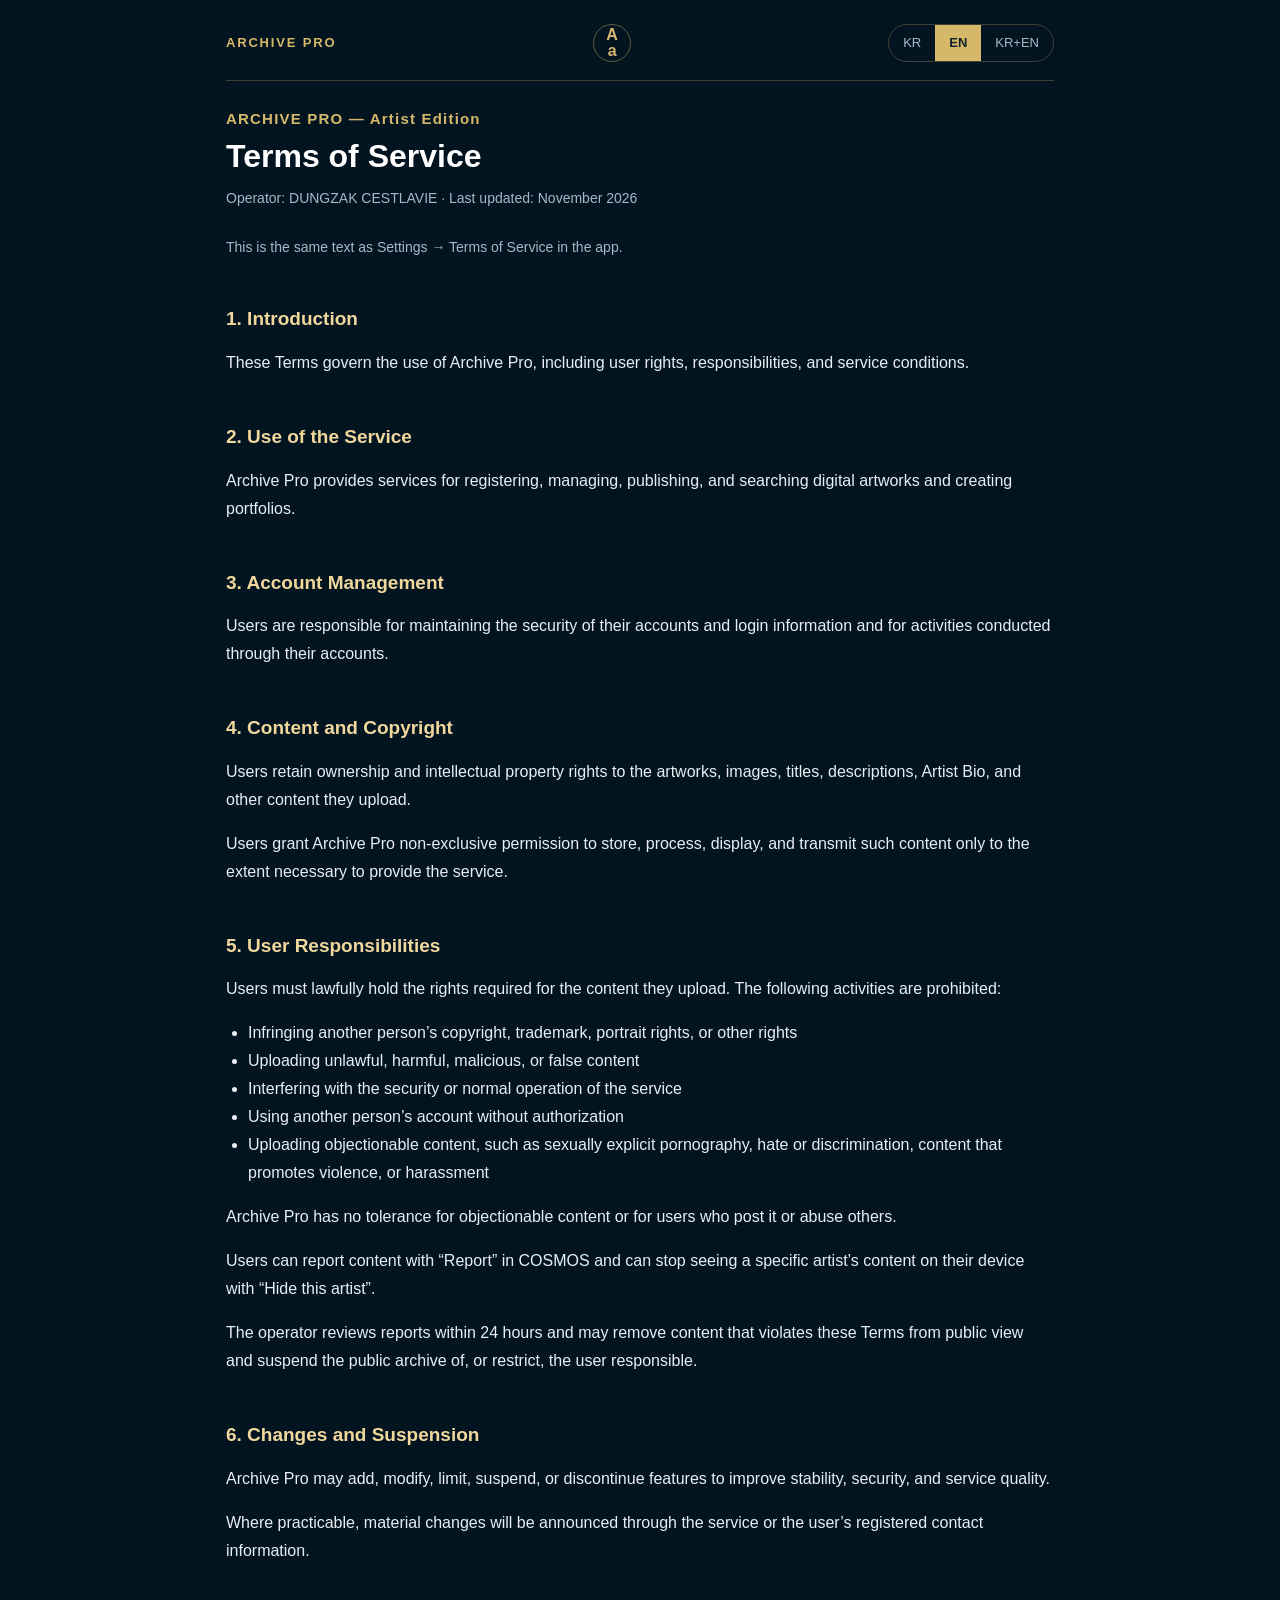
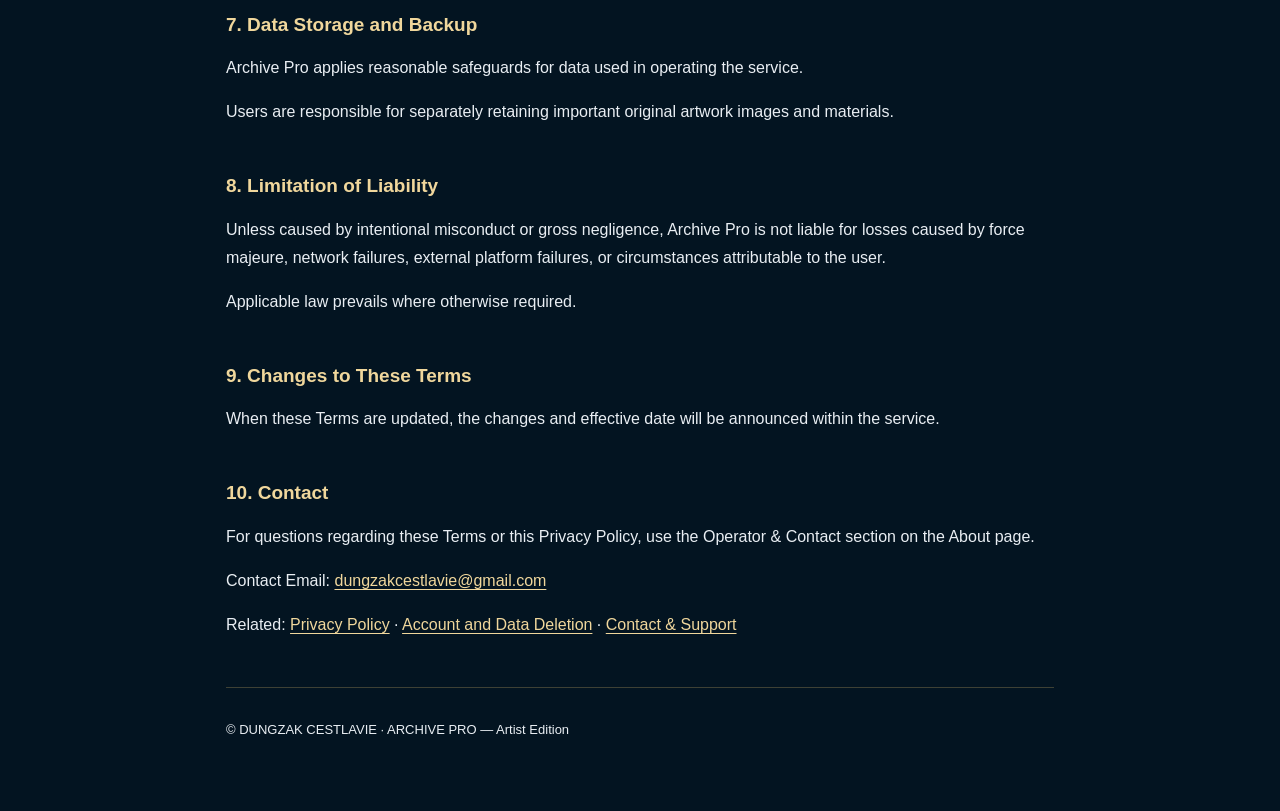
<file: terms/index.html>
<!DOCTYPE html>
<html lang="ko">
<head>
<meta charset="UTF-8">
<meta name="viewport" content="width=device-width, initial-scale=1, viewport-fit=cover">
<meta name="format-detection" content="telephone=no">
<title>서비스 이용약관 · Terms of Service — ARCHIVE PRO</title>
<meta name="description" content="ARCHIVE PRO — Artist Edition 서비스 이용약관 / Terms of Service. DUNGZAK CESTLAVIE.">
<meta name="robots" content="index, follow">
<link rel="canonical" href="https://dungzaklab.art/terms/">
<link rel="alternate" hreflang="ko" href="https://dungzaklab.art/terms/?lang=kr">
<link rel="alternate" hreflang="en" href="https://dungzaklab.art/terms/?lang=en">
<link rel="alternate" hreflang="x-default" href="https://dungzaklab.art/terms/">
<meta name="theme-color" content="#031421">
<link rel="icon" type="image/png" sizes="192x192" href="/archivepro-icon-192-v2.png">
<style>
  :root {
    --bg: #031421;
    --panel: #071d2e;
    --line: rgba(214, 184, 106, 0.28);
    --gold: #d6b86a;
    --gold-strong: #f0d79c;
    --text: #e9eef3;
    --muted: #a9b8c6;
    --link: #f0d79c;
    color-scheme: dark;
  }
  * { box-sizing: border-box; }
  html { -webkit-text-size-adjust: 100%; }
  body {
    margin: 0; background: var(--bg); color: var(--text);
    font-family: -apple-system, BlinkMacSystemFont, "Apple SD Gothic Neo", "Malgun Gothic", "Noto Sans KR", "Segoe UI", Roboto, sans-serif;
    font-size: 16px; line-height: 1.75; word-break: keep-all; overflow-wrap: anywhere;
  }
  .wrap { max-width: 860px; margin: 0 auto; padding: calc(24px + env(safe-area-inset-top)) max(16px, env(safe-area-inset-right)) calc(56px + env(safe-area-inset-bottom)) max(16px, env(safe-area-inset-left)); }
  header.top { display: flex; flex-wrap: wrap; align-items: center; justify-content: space-between; gap: 12px; padding-bottom: 18px; border-bottom: 1px solid var(--line); }
  .brand { color: var(--gold); letter-spacing: .14em; font-size: 13px; font-weight: 600; text-decoration: none; }
  .langs { display: inline-flex; border: 1px solid var(--line); border-radius: 999px; overflow: hidden; }
  .langs button { appearance: none; border: 0; background: transparent; color: var(--muted); font: inherit; font-size: 13px; padding: 6px 14px; cursor: pointer; min-height: 36px; }
  .langs button[aria-pressed="true"] { background: var(--gold); color: #10202c; font-weight: 700; }
  .langs button:focus-visible { outline: 2px solid var(--gold-strong); outline-offset: -2px; }
  h1 { font-size: clamp(24px, 5vw, 32px); line-height: 1.35; margin: 28px 0 8px; color: #fff; font-weight: 700; }
  h1 .sub { display: block; font-size: 15px; color: var(--gold); letter-spacing: .08em; font-weight: 600; margin-bottom: 6px; }
  .meta { color: var(--muted); font-size: 14px; margin: 0 0 24px; }
  nav.toc { background: var(--panel); border: 1px solid var(--line); border-radius: 12px; padding: 14px 18px; margin: 0 0 28px; }
  nav.toc ol { margin: 0; padding-left: 22px; columns: 2 260px; column-gap: 28px; }
  nav.toc li { break-inside: avoid; font-size: 14px; }
  h2 { font-size: 19px; line-height: 1.45; color: var(--gold-strong); margin: 40px 0 12px; padding-top: 6px; scroll-margin-top: 16px; }
  h3 { font-size: 16px; color: #fff; margin: 22px 0 8px; }
  p, li { color: var(--text); }
  ul, ol { padding-left: 22px; }
  a { color: var(--link); text-underline-offset: 3px; }
  .note { color: var(--muted); font-size: 14px; }
  .box { background: var(--panel); border: 1px solid var(--line); border-radius: 12px; padding: 14px 18px; margin: 14px 0; }
  .table-wrap { overflow-x: auto; -webkit-overflow-scrolling: touch; margin: 12px 0; border: 1px solid var(--line); border-radius: 10px; }
  table { border-collapse: collapse; width: 100%; min-width: 560px; font-size: 14px; line-height: 1.6; }
  th, td { text-align: left; vertical-align: top; padding: 10px 12px; border-bottom: 1px solid rgba(214, 184, 106, 0.16); }
  th { color: var(--gold); font-weight: 600; background: rgba(214, 184, 106, 0.06); }
  tr:last-child td { border-bottom: 0; }
  footer { margin-top: 48px; padding-top: 18px; border-top: 1px solid var(--line); color: var(--muted); font-size: 13px; }
  /* 언어 표시: JS가 없으면 두 언어를 모두 보여준다(KR+EN). */
  body.lang-kr [lang="en"] { display: none !important; }
  body.lang-en [lang="ko"] { display: none !important; }
  body.lang-both .bi > [lang="en"] { color: var(--muted); }
  body.lang-both p.bi > [lang="en"], body.lang-both li.bi > [lang="en"] { display: block; margin-top: 2px; }
  body.lang-both h2 > [lang="en"], body.lang-both h1 > [lang="en"] { display: block; font-size: .82em; font-weight: 600; }
  body.lang-both td > [lang="en"], body.lang-both th > [lang="en"] { display: block; }
  span[lang] { }
  .cta { display:inline-block; margin:6px 0 4px; padding:12px 20px; border-radius:999px; background:var(--gold); color:#10202c; font-weight:700; text-decoration:none; }
  .cta:focus-visible { outline:2px solid var(--gold-strong); outline-offset:3px; }
</style>
<!-- 2026-11-22 (lab-a11y1): 전역 보기 설정(글자 크기 100~400%·고대비) — 앱·문의 및 지원과 같은 설정 공유. 이 3줄을 지우면 이전 상태. -->
<link rel="stylesheet" href="/a11y/display-settings.css?v=20261123-aa2" />
<script src="/a11y/display-settings.js?v=20261123-aa2"></script>
</head>
<body class="lang-both">
<div class="wrap">

<header class="top">
  <a class="brand" href="/">ARCHIVE PRO</a>
  <div class="langs" role="group" aria-label="Language / 언어">
    <button type="button" data-lang="kr" aria-pressed="false">KR</button>
    <button type="button" data-lang="en" aria-pressed="false">EN</button>
    <button type="button" data-lang="both" aria-pressed="true">KR+EN</button>
  </div>
</header>

<h1 class="bi"><span class="sub">ARCHIVE PRO — Artist Edition</span><span lang="ko">서비스 이용약관</span><span lang="en">Terms of Service</span></h1>
<p class="meta bi"><span lang="ko">운영자: 등작 DUNGZAK CESTLAVIE · 최종 수정일: 2026년 11월</span><span lang="en">Operator: DUNGZAK CESTLAVIE · Last updated: November 2026</span></p>
<p class="note bi"><span lang="ko">이 문서는 앱의 설정 → 서비스 이용약관 화면과 같은 내용입니다.</span><span lang="en">This is the same text as Settings → Terms of Service in the app.</span></p>

<h2 id="s1" class="bi"><span lang="ko">1. 약관 안내</span><span lang="en">1. Introduction</span></h2>
<p class="bi"><span lang="ko">본 약관은 Archive Pro 서비스의 이용 조건, 이용자의 권리와 의무 및 운영 원칙을 규정합니다.</span><span lang="en">These Terms govern the use of Archive Pro, including user rights, responsibilities, and service conditions.</span></p>

<h2 id="s2" class="bi"><span lang="ko">2. 서비스 이용</span><span lang="en">2. Use of the Service</span></h2>
<p class="bi"><span lang="ko">Archive Pro는 디지털 작품의 등록, 관리, 공개, 검색 및 포트폴리오 제작을 지원하는 서비스입니다.</span><span lang="en">Archive Pro provides services for registering, managing, publishing, and searching digital artworks and creating portfolios.</span></p>

<h2 id="s3" class="bi"><span lang="ko">3. 계정 관리</span><span lang="en">3. Account Management</span></h2>
<p class="bi"><span lang="ko">이용자는 자신의 계정과 로그인 정보의 보안을 유지할 책임이 있으며, 계정을 통해 이루어진 활동에 대해 책임을 집니다.</span><span lang="en">Users are responsible for maintaining the security of their accounts and login information and for activities conducted through their accounts.</span></p>

<h2 id="s4" class="bi"><span lang="ko">4. 콘텐츠 및 저작권</span><span lang="en">4. Content and Copyright</span></h2>
<p class="bi"><span lang="ko">이용자가 업로드한 작품, 이미지, 제목, 설명, Artist Bio 및 기타 콘텐츠의 저작권과 소유권은 해당 이용자에게 있습니다.</span><span lang="en">Users retain ownership and intellectual property rights to the artworks, images, titles, descriptions, Artist Bio, and other content they upload.</span></p>
<p class="bi"><span lang="ko">이용자는 Archive Pro가 서비스를 제공하기 위해 해당 콘텐츠를 저장, 변환, 표시 및 전송하는 데 필요한 범위에서 비독점적 이용 권한을 부여합니다.</span><span lang="en">Users grant Archive Pro non-exclusive permission to store, process, display, and transmit such content only to the extent necessary to provide the service.</span></p>

<h2 id="s5" class="bi"><span lang="ko">5. 이용자의 책임</span><span lang="en">5. User Responsibilities</span></h2>
<p class="bi"><span lang="ko">이용자는 자신이 업로드한 콘텐츠에 필요한 권리를 적법하게 보유해야 합니다. 다음 행위는 금지됩니다.</span><span lang="en">Users must lawfully hold the rights required for the content they upload. The following activities are prohibited:</span></p>
<ul>
<li class="bi"><span lang="ko">타인의 저작권, 상표권, 초상권 또는 기타 권리를 침해하는 행위</span><span lang="en">Infringing another person’s copyright, trademark, portrait rights, or other rights</span></li>
<li class="bi"><span lang="ko">불법, 유해, 악성 또는 허위 콘텐츠를 등록하는 행위</span><span lang="en">Uploading unlawful, harmful, malicious, or false content</span></li>
<li class="bi"><span lang="ko">서비스의 보안 또는 정상적인 운영을 방해하는 행위</span><span lang="en">Interfering with the security or normal operation of the service</span></li>
<li class="bi"><span lang="ko">타인의 계정을 무단으로 사용하는 행위</span><span lang="en">Using another person’s account without authorization</span></li>
<li class="bi"><span lang="ko">성적으로 노골적인 음란물, 혐오·차별, 폭력 조장, 괴롭힘 등 부적절한 콘텐츠를 등록하는 행위</span><span lang="en">Uploading objectionable content, such as sexually explicit pornography, hate or discrimination, content that promotes violence, or harassment</span></li>
</ul>
<p class="bi"><span lang="ko">Archive Pro는 부적절한 콘텐츠와 이를 등록하거나 다른 이용자를 괴롭히는 이용자를 허용하지 않습니다.</span><span lang="en">Archive Pro has no tolerance for objectionable content or for users who post it or abuse others.</span></p>
<p class="bi"><span lang="ko">이용자는 COSMOS의 「신고하기」로 콘텐츠를 신고할 수 있고, 「이 작가 숨기기」로 특정 작가의 콘텐츠를 자신의 기기에서 보지 않을 수 있습니다.</span><span lang="en">Users can report content with “Report” in COSMOS and can stop seeing a specific artist’s content on their device with “Hide this artist”.</span></p>
<p class="bi"><span lang="ko">운영자는 신고를 받은 때부터 24시간 이내에 검토하며, 이 약관을 위반한 콘텐츠를 공개 화면에서 내리고, 위반한 이용자의 아카이브 공개를 중지하거나 이용을 제한할 수 있습니다.</span><span lang="en">The operator reviews reports within 24 hours and may remove content that violates these Terms from public view and suspend the public archive of, or restrict, the user responsible.</span></p>

<h2 id="s6" class="bi"><span lang="ko">6. 서비스 변경 및 중단</span><span lang="en">6. Changes and Suspension</span></h2>
<p class="bi"><span lang="ko">Archive Pro는 서비스의 안정성, 보안 및 품질 향상을 위해 기능을 추가, 변경, 제한 또는 중단할 수 있습니다.</span><span lang="en">Archive Pro may add, modify, limit, suspend, or discontinue features to improve stability, security, and service quality.</span></p>
<p class="bi"><span lang="ko">중대한 변경이 있는 경우 가능한 범위에서 서비스 화면 또는 등록된 연락처를 통해 안내합니다.</span><span lang="en">Where practicable, material changes will be announced through the service or the user’s registered contact information.</span></p>

<h2 id="s7" class="bi"><span lang="ko">7. 데이터 보관과 백업</span><span lang="en">7. Data Storage and Backup</span></h2>
<p class="bi"><span lang="ko">Archive Pro는 서비스 운영을 위해 합리적인 데이터 보호 조치를 적용합니다.</span><span lang="en">Archive Pro applies reasonable safeguards for data used in operating the service.</span></p>
<p class="bi"><span lang="ko">이용자는 중요한 원본 작품 이미지와 자료를 별도로 보관할 책임이 있습니다.</span><span lang="en">Users are responsible for separately retaining important original artwork images and materials.</span></p>

<h2 id="s8" class="bi"><span lang="ko">8. 책임의 제한</span><span lang="en">8. Limitation of Liability</span></h2>
<p class="bi"><span lang="ko">Archive Pro는 고의 또는 중대한 과실이 없는 한, 천재지변, 통신 장애, 외부 플랫폼 장애 또는 이용자의 귀책사유로 발생한 손해에 대해 책임을 지지 않습니다.</span><span lang="en">Unless caused by intentional misconduct or gross negligence, Archive Pro is not liable for losses caused by force majeure, network failures, external platform failures, or circumstances attributable to the user.</span></p>
<p class="bi"><span lang="ko">관련 법령에서 달리 정한 경우에는 해당 법령을 따릅니다.</span><span lang="en">Applicable law prevails where otherwise required.</span></p>

<h2 id="s9" class="bi"><span lang="ko">9. 약관 변경</span><span lang="en">9. Changes to These Terms</span></h2>
<p class="bi"><span lang="ko">본 약관이 변경되는 경우 변경 내용과 시행일을 서비스 내에서 안내합니다.</span><span lang="en">When these Terms are updated, the changes and effective date will be announced within the service.</span></p>

<h2 id="s10" class="bi"><span lang="ko">10. 문의</span><span lang="en">10. Contact</span></h2>
<p class="bi"><span lang="ko">서비스 이용약관과 개인정보처리방침에 관한 문의는 앱 정보 화면의 운영자 및 문의 항목을 이용합니다.</span><span lang="en">For questions regarding these Terms or this Privacy Policy, use the Operator &amp; Contact section on the About page.</span></p>
<p class="bi"><span lang="ko">문의 이메일</span><span lang="en">Contact Email</span>: <a href="mailto:dungzakcestlavie@gmail.com">dungzakcestlavie@gmail.com</a></p>

<p class="bi"><span lang="ko">관련 문서: <a href="/privacy/">개인정보처리방침</a> · <a href="/delete-account/">계정 및 데이터 삭제</a> · <a href="/support/">문의 및 지원</a></span><span lang="en">Related: <a href="/privacy/">Privacy Policy</a> · <a href="/delete-account/">Account and Data Deletion</a> · <a href="/support/">Contact &amp; Support</a></span></p>

<footer>
  <p class="bi"><span lang="ko">© 등작 DUNGZAK CESTLAVIE · ARCHIVE PRO — Artist Edition</span><span lang="en">© DUNGZAK CESTLAVIE · ARCHIVE PRO — Artist Edition</span></p>
</footer>
</div>

<script>
(function () {
  var KEY = 'dungzaklab_privacy_lang';
  var MODES = { kr: 1, en: 1, both: 1 };
  var body = document.body;
  var btns = document.querySelectorAll('.langs button[data-lang]');
  function pick() {
    var q = null;
    try { q = new URLSearchParams(location.search).get('lang'); } catch (e) {}
    if (q && MODES[q]) return q;
    try { var s = localStorage.getItem(KEY); if (s && MODES[s]) return s; } catch (e) {}
    var nl = (navigator.language || '').toLowerCase();
    return nl.indexOf('ko') === 0 ? 'kr' : 'en';
  }
  function apply(mode, save) {
    body.classList.remove('lang-kr', 'lang-en', 'lang-both');
    body.classList.add('lang-' + mode);
    document.documentElement.lang = mode === 'en' ? 'en' : 'ko';
    for (var i = 0; i < btns.length; i++) btns[i].setAttribute('aria-pressed', btns[i].getAttribute('data-lang') === mode ? 'true' : 'false');
    if (save) { try { localStorage.setItem(KEY, mode); } catch (e) {} }
  }
  for (var i = 0; i < btns.length; i++) {
    btns[i].addEventListener('click', function () { apply(this.getAttribute('data-lang'), true); });
  }
  apply(pick(), false);
})();
</script>
</body>
</html>
</file>
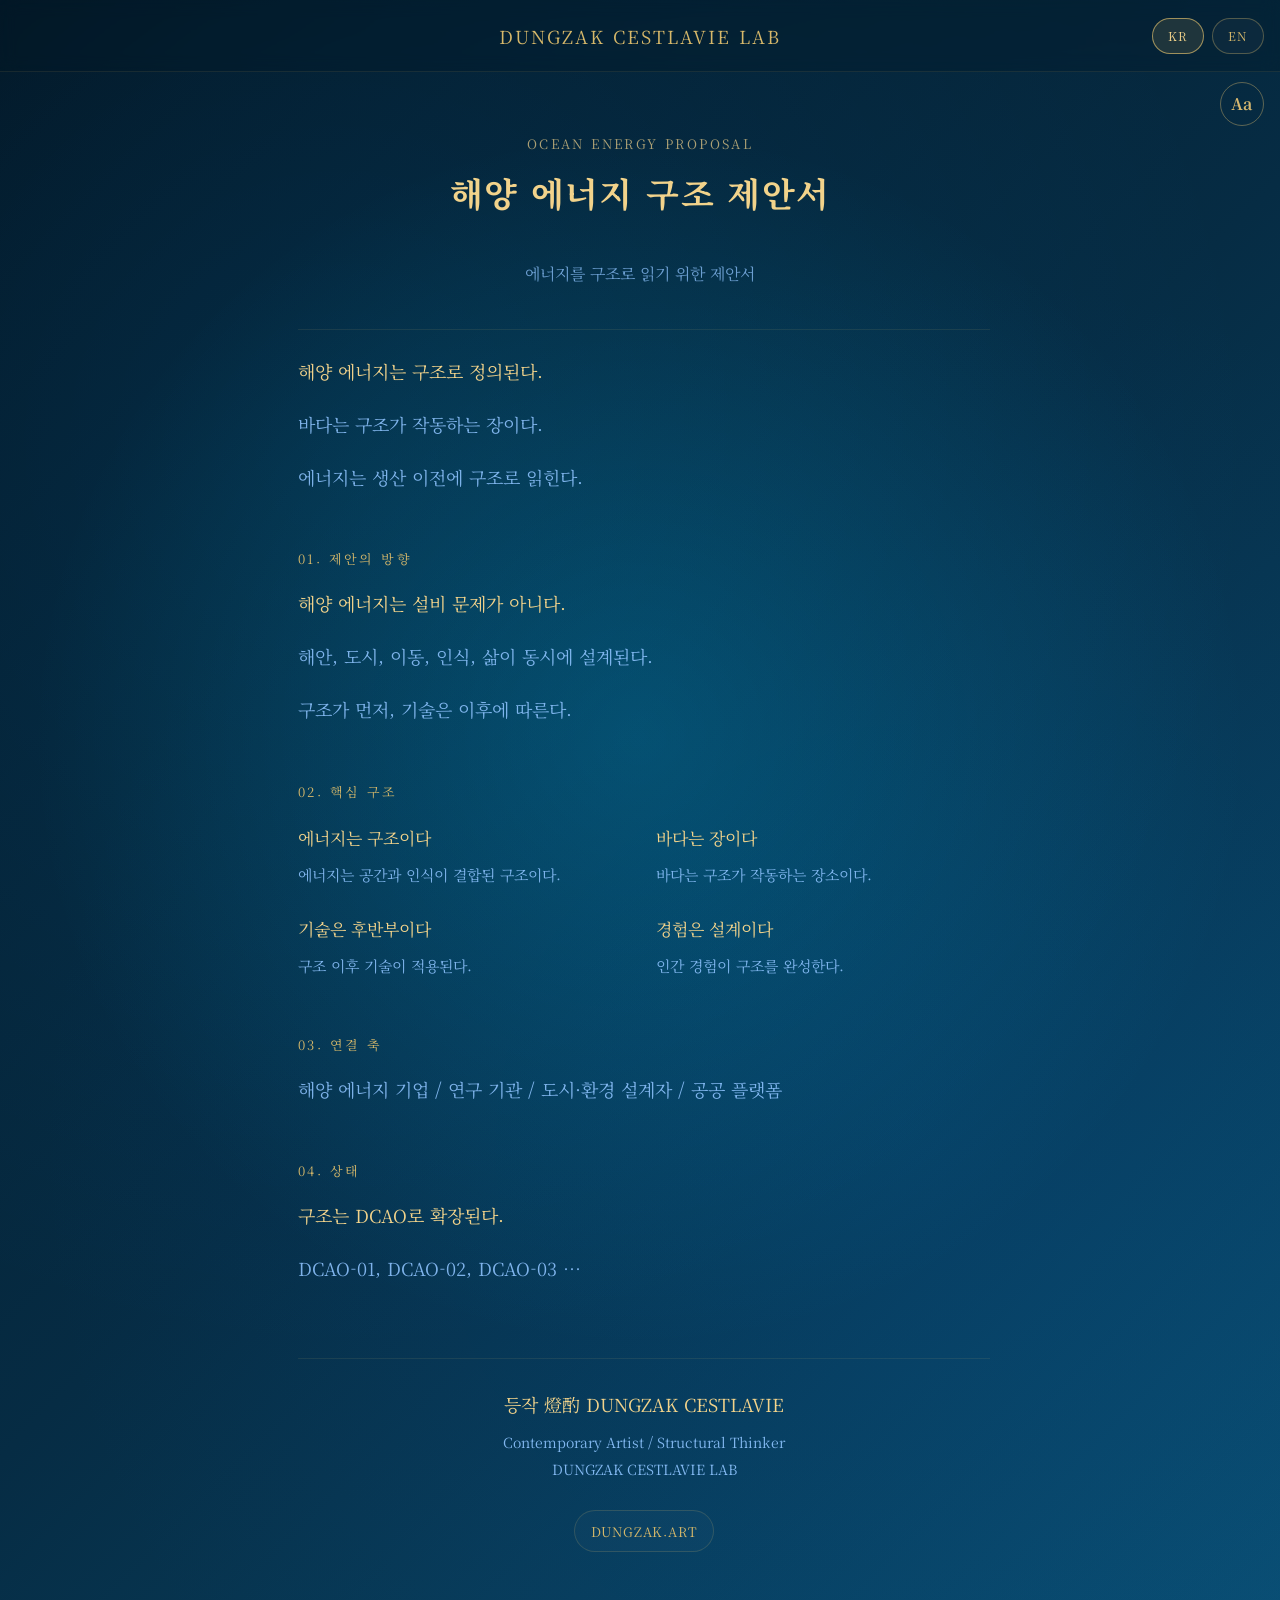
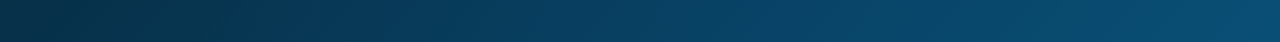
<file: ocean-proposal.html>
<!DOCTYPE html>
<html lang="ko">
<head>
<meta charset="UTF-8">
<meta name="viewport" content="width=device-width, initial-scale=1.0, viewport-fit=cover">
<title>Ocean Energy Structure Proposal — DUNGZAK CESTLAVIE LAB</title>
<meta name="description" content="Ocean Energy Structure Proposal by DUNGZAK CESTLAVIE LAB">
<link rel="preconnect" href="https://fonts.googleapis.com">
<link rel="preconnect" href="https://fonts.gstatic.com" crossorigin>
<link rel="preload" as="style" href="https://fonts.googleapis.com/css2?family=Noto+Serif+KR:wght@300;400;600&display=swap" onload="this.onload=null;this.rel='stylesheet'">
<noscript><link href="https://fonts.googleapis.com/css2?family=Noto+Serif+KR:wght@300;400;600&display=swap" rel="stylesheet"></noscript>

<style>
:root{
  --safe-top: env(safe-area-inset-top, 0px);
  --safe-bottom: env(safe-area-inset-bottom, 0px);
  --header-bar: 72px;
  --header-height: calc(var(--header-bar) + var(--safe-top));
  --gold: #D6B86A;
  --gold-strong: #F2D38B;
  --blue: #8fc4ff;
  --blue-soft: rgba(143,196,255,0.88);
  --white: #eaf6ff;
  --line: rgba(214,184,106,0.18);
  --line-soft: rgba(214,184,106,0.10);
}

*{
  box-sizing:border-box;
}

html, body{
  margin:0;
  min-height:100%;
}

html{
  -webkit-text-size-adjust:100%;
  scroll-behavior:smooth;
}

body{
  min-height:100vh;
  min-height:100svh;
  font-family:"Noto Serif KR", serif;
  background:
    radial-gradient(circle at 50% 45%, rgba(0,210,255,0.18), transparent 55%),
    radial-gradient(circle at 28% 28%, rgba(0,160,255,0.10), transparent 60%),
    radial-gradient(circle at 72% 70%, rgba(0,80,160,0.16), transparent 60%),
    linear-gradient(135deg,#031421,#062c44,#0a4f73);
  color:var(--white);
  overflow-x:hidden;
}

.header{
  position:fixed;
  top:0;
  left:0;
  width:100%;
  height:var(--header-height);
  padding-top:var(--safe-top);
  display:flex;
  align-items:center;
  justify-content:center;
  z-index:50;
  background:rgba(3,20,33,0.26);
  backdrop-filter: blur(8px);
  -webkit-backdrop-filter: blur(8px);
  border-bottom:1px solid var(--line-soft);
}

.logo{
  color:var(--gold);
  font-size:18px;
  letter-spacing:2px;
  text-decoration:none;
  font-weight:400;
  text-align:center;
  line-height:1;
  white-space:nowrap;
  max-width:calc(100vw - 180px);
  overflow:hidden;
  text-overflow:ellipsis;
  padding:0 4px;
}

.lang-global{
  position:absolute;
  right:16px;
  top:calc(var(--safe-top) + 50%);
  transform:translateY(-50%);
  display:flex;
  gap:8px;
}

.lang-global button{
  min-width:52px;
  height:36px;
  border:1px solid rgba(214,184,106,0.35);
  background:rgba(255,255,255,0.03);
  color:var(--gold);
  padding:0 12px;
  font-size:12px;
  letter-spacing:1px;
  cursor:pointer;
  border-radius:999px;
  font-family:"Noto Serif KR", serif;
  -webkit-tap-highlight-color:transparent;
}

.lang-global button.active{
  background:rgba(214,184,106,0.13);
  border-color:rgba(214,184,106,0.70);
  color:var(--gold-strong);
}

.wrap{
  max-width:920px;
  margin:0 auto;
  padding:
    calc(var(--header-height) + 44px)
    22px
    calc(90px + var(--safe-bottom));
  display:flex;
  flex-direction:column;
  align-items:center;
}

.wrap > .lang-panel{
  width:100%;
}

.wrap section,
.wrap .block{
  width:100%;
}

section,
.container,
.wrapper{
  justify-content:center;
}

.hero{
  width:100%;
  max-width:720px;
  margin:0 auto;
  padding:18px 24px 8px;
  display:flex;
  flex-direction:column;
  align-items:center;
  justify-content:center;
  text-align:center;
}

.hero-inner,
.hero-content{
  width:100%;
  max-width:none;
  margin:0;
  padding:0;
  left:auto;
  right:auto;
  transform:none;
}

.hero *{
  margin-left:0 !important;
  margin-right:0 !important;
  text-align:center !important;
}

.hero-kicker,
.hero-title,
.hero-sub,
.hero p{
  display:block;
  width:100%;
}

.hero-kicker{
  color:rgba(242, 211, 139, 0.7);
  font-size:13px;
  letter-spacing:2.4px;
  text-transform:uppercase;
}

.hero-title{
  margin-top:18px;
  color:var(--gold-strong);
  font-size:34px;
  line-height:1.3;
  letter-spacing:0.04em;
}

.hero-sub{
  margin-top:18px;
  font-size:16px;
  line-height:1.6;
  color:var(--blue-soft);
  opacity:0.85;
}

.proposal-inner{
  width:100%;
  max-width:760px;
  margin-left:auto;
  margin-right:auto;
  padding-left:38px;
  padding-right:30px;
  box-sizing:border-box;
}

.proposal-inner,
.proposal-inner *{
  left:auto;
  right:auto;
  transform:none;
  text-indent:0;
}

.proposal-inner .block,
.proposal-inner .section{
  width:100%;
  margin-left:0;
  margin-right:0;
  box-sizing:border-box;
}

.block{
  margin-top:34px;
  padding-top:24px;
  border-top:1px solid var(--line-soft);
}

.section{
  margin-top:54px;
}

.section-label{
  margin-bottom:18px;
  color:var(--gold);
  font-size:13px;
  letter-spacing:2.4px;
  text-transform:uppercase;
}

.text-group{
  display:flex;
  flex-direction:column;
  gap:18px;
  width:100%;
  margin-left:0;
  margin-right:0;
  box-sizing:border-box;
}

.text{
  font-size:18px;
  line-height:1.95;
  word-break:keep-all;
  color:var(--blue-soft);
}

.text.strong{
  color:var(--gold-strong);
}

.grid{
  display:grid;
  grid-template-columns:repeat(2,minmax(0,1fr));
  gap:20px 24px;
  margin-top:4px;
  width:100%;
  margin-left:0;
  margin-right:0;
  box-sizing:border-box;
}

.mini-block{
  padding-top:4px;
  width:100%;
  margin-left:0;
  margin-right:0;
  box-sizing:border-box;
}

.mini-title{
  color:var(--gold-strong);
  font-size:17px;
  line-height:1.75;
  margin-bottom:8px;
}

.mini-text{
  color:var(--blue-soft);
  font-size:15px;
  line-height:1.95;
}

.proposal-inner .section-label,
.proposal-inner .text,
.proposal-inner .mini-title,
.proposal-inner .mini-text,
.proposal-inner .body-title,
.proposal-inner .body-copy,
.proposal-inner p{
  display:block;
  width:100%;
  max-width:100%;
  margin-left:0;
  margin-right:0;
  box-sizing:border-box;
  text-align:left;
}

.signature{
  margin-top:72px;
  padding-top:28px;
  border-top:1px solid var(--line-soft);
  text-align:center;
}

.signature .name{
  color:var(--gold-strong);
  font-size:18px;
  line-height:1.9;
}

.signature .role{
  margin-top:8px;
  color:rgba(143,196,255,0.9);
  font-size:14px;
  line-height:1.9;
}

.bottom-links{
  margin-top:28px;
  display:flex;
  justify-content:center;
  align-items:center;
}

.bottom-links a{
  display:inline-flex;
  align-items:center;
  justify-content:center;
  min-height:42px;
  padding:0 16px;
  border:1px solid var(--line);
  background:rgba(255,255,255,0.02);
  color:var(--gold);
  text-decoration:none;
  border-radius:999px;
  font-size:13px;
  letter-spacing:0.8px;
  margin-left:0;
  margin-right:0;
}

.lang-panel{
  display:none;
  width:100%;
}

.lang-panel.active{
  display:block;
}

@media (max-width:760px){
  .grid{
    grid-template-columns:1fr;
    gap:18px;
  }
}

@media (max-width:768px){
  .proposal-inner{
    padding-left:38px;
    padding-right:30px;
  }
}

@media (max-width:640px){
  :root{
    --header-bar:68px;
  }

  .wrap{
    padding:
      calc(var(--header-height) + 30px)
      18px
      calc(72px + var(--safe-bottom));
  }

  .logo{
    font-size:13px;
    letter-spacing:0.5px;
    max-width:calc(100vw - 170px);
  }

  .lang-global{
    right:14px;
    gap:5px;
  }

  .lang-global button{
    min-width:40px;
    height:32px;
    padding:0 8px;
    font-size:10px;
    letter-spacing:0.5px;
  }

  .hero{
    padding:18px 20px 8px;
  }

  .hero-title{
    font-size:26px;
    line-height:1.3;
  }

  .hero-sub{
    font-size:14px;
    line-height:1.6;
  }

  .text{
    font-size:16px;
    line-height:1.9;
  }

  .mini-title{
    font-size:16px;
  }

  .mini-text{
    font-size:14px;
    line-height:1.9;
  }
}
</style>
<!-- 2026-11-22 (lab-a11y1): 전역 보기 설정(글자 크기 100~400%·고대비) — 앱·문의 및 지원과 같은 설정 공유. 이 3줄을 지우면 이전 상태. -->
<link rel="stylesheet" href="/a11y/display-settings.css?v=20261123-aa2" />
<script src="/a11y/display-settings.js?v=20261123-aa2"></script>
</head>

<body>

<div class="header">
  <a href="index.html" class="logo">
    DUNGZAK CESTLAVIE LAB
  </a>

  <div class="lang-global">
    <button type="button" data-lang="ko">KR</button>
    <button type="button" data-lang="en">EN</button>
  </div>
</div>

<div class="wrap" role="main">

  <div class="lang-panel" data-panel="ko">
    <section class="hero">
      <div class="hero-kicker">Ocean Energy Proposal</div>
      <h1 class="hero-title">해양 에너지 구조 제안서</h1>
      <div class="hero-sub">
        에너지를 구조로 읽기 위한 제안서
      </div>
    </section>

    <div class="proposal-inner">
      <div class="block">
        <div class="text-group">
          <div class="text strong">해양 에너지는 구조로 정의된다.</div>
          <div class="text">바다는 구조가 작동하는 장이다.</div>
          <div class="text">에너지는 생산 이전에 구조로 읽힌다.</div>
        </div>
      </div>

      <section class="section">
        <div class="section-label">01. 제안의 방향</div>
        <div class="text-group">
          <div class="text strong">해양 에너지는 설비 문제가 아니다.</div>
          <div class="text">해안, 도시, 이동, 인식, 삶이 동시에 설계된다.</div>
          <div class="text">구조가 먼저, 기술은 이후에 따른다.</div>
        </div>
      </section>

      <section class="section">
        <div class="section-label">02. 핵심 구조</div>
        <div class="grid">
          <div class="mini-block">
            <div class="mini-title">에너지는 구조이다</div>
            <div class="mini-text">에너지는 공간과 인식이 결합된 구조이다.</div>
          </div>

          <div class="mini-block">
            <div class="mini-title">바다는 장이다</div>
            <div class="mini-text">바다는 구조가 작동하는 장소이다.</div>
          </div>

          <div class="mini-block">
            <div class="mini-title">기술은 후반부이다</div>
            <div class="mini-text">구조 이후 기술이 적용된다.</div>
          </div>

          <div class="mini-block">
            <div class="mini-title">경험은 설계이다</div>
            <div class="mini-text">인간 경험이 구조를 완성한다.</div>
          </div>
        </div>
      </section>

      <section class="section">
        <div class="section-label">03. 연결 축</div>
        <div class="text-group">
          <div class="text">해양 에너지 기업 / 연구 기관 / 도시·환경 설계자 / 공공 플랫폼</div>
        </div>
      </section>

      <section class="section">
        <div class="section-label">04. 상태</div>
        <div class="text-group">
          <div class="text strong">구조는 DCAO로 확장된다.</div>
          <div class="text">DCAO-01, DCAO-02, DCAO-03 …</div>
        </div>
      </section>

      <section class="signature">
        <div class="name">
          등작 燈酌 DUNGZAK CESTLAVIE
        </div>
        <div class="role">
          Contemporary Artist / Structural Thinker<br>
          DUNGZAK CESTLAVIE LAB
        </div>

        <div class="bottom-links">
          <a href="https://dungzak.art" target="_blank" rel="noopener">DUNGZAK.ART</a>
        </div>
      </section>
    </div>
  </div>

  <div class="lang-panel" data-panel="en">
    <section class="hero">
      <div class="hero-kicker">Ocean Energy Proposal</div>
      <h1 class="hero-title">Ocean Energy Structural Proposal</h1>
      <div class="hero-sub">
        A proposal to read energy as structure
      </div>
    </section>

    <div class="proposal-inner">
      <div class="block">
        <div class="text-group">
          <div class="text strong">Ocean energy is defined as structure.</div>
          <div class="text">The ocean is a field of structure.</div>
          <div class="text">Energy is read as structure before production.</div>
        </div>
      </div>

      <section class="section">
        <div class="section-label">01. Direction</div>
        <div class="text-group">
          <div class="text strong">Ocean energy is not an infrastructure problem.</div>
          <div class="text">Coast, city, mobility, perception, and life are designed together.</div>
          <div class="text">Structure precedes technology.</div>
        </div>
      </section>

      <section class="section">
        <div class="section-label">02. Core Structure</div>
        <div class="grid">
          <div class="mini-block">
            <div class="mini-title">Energy is Structure</div>
            <div class="mini-text">Energy is a structure of space and perception.</div>
          </div>

          <div class="mini-block">
            <div class="mini-title">The Ocean is a Field</div>
            <div class="mini-text">The ocean is a structural field.</div>
          </div>

          <div class="mini-block">
            <div class="mini-title">Technology is Secondary</div>
            <div class="mini-text">Technology follows structure.</div>
          </div>

          <div class="mini-block">
            <div class="mini-title">Experience is Design</div>
            <div class="mini-text">Human experience completes structure.</div>
          </div>
        </div>
      </section>

      <section class="section">
        <div class="section-label">03. Connection</div>
        <div class="text-group">
          <div class="text">Ocean energy / research / urban design / public platform</div>
        </div>
      </section>

      <section class="section">
        <div class="section-label">04. State</div>
        <div class="text-group">
          <div class="text strong">Structure expands as DCAO.</div>
          <div class="text">DCAO-01, DCAO-02, DCAO-03 …</div>
        </div>
      </section>

      <section class="signature">
        <div class="name">
          DUNGZAK CESTLAVIE
        </div>
        <div class="role">
          Contemporary Artist / Structural Thinker<br>
          DUNGZAK CESTLAVIE LAB
        </div>

        <div class="bottom-links">
          <a href="https://dungzak.art" target="_blank" rel="noopener">DUNGZAK.ART</a>
        </div>
      </section>
    </div>
  </div>

</div>

<script>
const langBtns = document.querySelectorAll('.lang-global button');
const panels = document.querySelectorAll('.lang-panel');

function setLanguage(lang){
  panels.forEach(panel => {
    panel.classList.toggle('active', panel.dataset.panel === lang);
  });

  langBtns.forEach(btn => {
    btn.classList.toggle('active', btn.dataset.lang === lang);
  });

  document.documentElement.lang = lang === 'ko' ? 'ko' : 'en';
  localStorage.setItem('dzlab_lang', lang);

  const url = new URL(window.location.href);
  url.searchParams.set('lang', lang);
  history.replaceState({}, '', url);
}

langBtns.forEach(btn => {
  btn.addEventListener('click', () => {
    setLanguage(btn.dataset.lang);
  });
});

const urlLang = new URLSearchParams(window.location.search).get('lang');
const savedLang = localStorage.getItem('dzlab_lang');
const initialLang = urlLang === 'en' || savedLang === 'en' ? 'en' : 'ko';
setLanguage(initialLang);
</script>

</body>
</html>
</file>
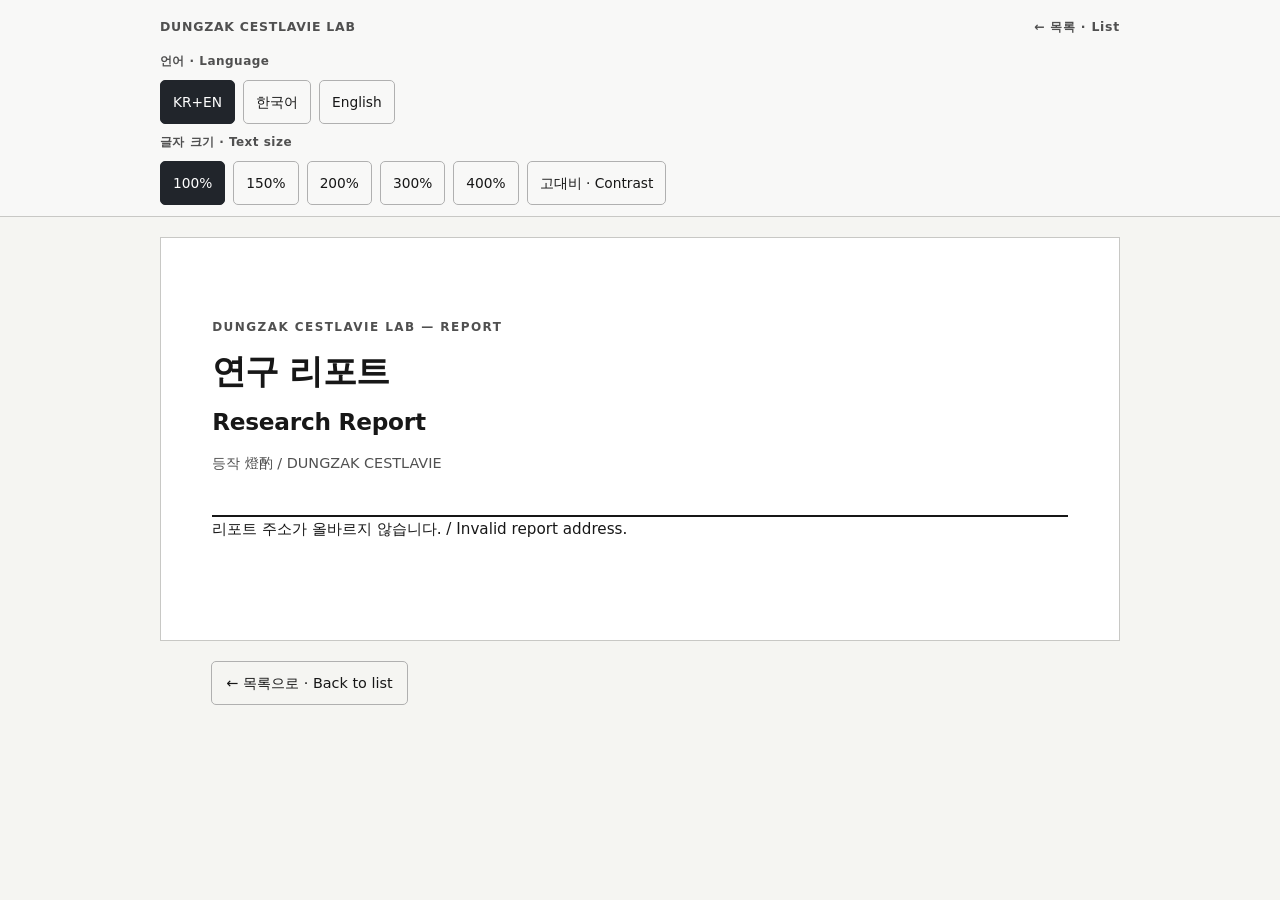
<file: reports/reader.html>
<!doctype html>
<html lang="ko">
<head>
<meta charset="utf-8">
<meta name="viewport" content="width=device-width,initial-scale=1,viewport-fit=cover">
<meta name="color-scheme" content="light dark">
<meta http-equiv="Content-Security-Policy" content="default-src 'self'; script-src 'self'; style-src 'self' 'unsafe-inline'; connect-src 'self'; img-src 'self' data:; object-src 'none'; base-uri 'none'; form-action 'none'">
<title>DUNGZAK CESTLAVIE LAB — Report Reader</title>
<meta name="description" content="DUNGZAK CESTLAVIE LAB · DCAO 해양 에너지 · DCAP 아카이브 구조 리포트. 한국어, English, KR+EN, 100–400% 텍스트 확대 및 고대비 접근성 리더.">
<!-- 2026-11-22 (lab-report1): dungzak.art DCAR 리더(reports/reader.html)와 같은 형식의 LAB 리포트 리더 -->
<style>
:root{--bg:#f5f5f2;--fg:#171717;--muted:#505050;--border:#c8c8c5;--paper:#fff;--scale:1;color-scheme:light}
*{box-sizing:border-box}
html{scroll-behavior:smooth;max-width:100%}
body{margin:0;min-width:0;max-width:100%;background:var(--bg);color:var(--fg);font-family:system-ui,-apple-system,"Apple SD Gothic Neo","Noto Sans KR",sans-serif;line-height:1.75}
.skip{position:absolute;left:-9999px}
.skip:focus{left:12px;top:12px;padding:8px;background:#fff;color:#000;z-index:15}
.toolbar{position:sticky;top:0;z-index:5;background:#f8f8f7f2;border-bottom:1px solid var(--border);padding:.7rem max(12px,calc((100vw - 960px)/2));display:flex;gap:8px;flex-wrap:wrap;align-items:center;justify-content:flex-start;backdrop-filter:blur(12px);max-height:50dvh;overflow-y:auto;overscroll-behavior:contain}
.toolname{font-size:.75rem;font-weight:650;color:var(--muted);letter-spacing:.04em;flex-basis:100%}
button{font:inherit;font-size:.86rem;background:transparent;border:1px solid #b0b0b0;padding:.45rem .75rem;min-height:44px;border-radius:5px;color:var(--fg);cursor:pointer}
button[aria-pressed="true"]{background:#21252b;color:#fff;border-color:#21252b}
button:focus-visible,a:focus-visible{outline:3px solid #567cc9;outline-offset:3px}
main{width:min(960px,100%);min-width:0;margin:20px auto;padding:clamp(20px,4vw,60px);background:var(--paper);border:1px solid var(--border);overflow-wrap:anywhere}
.paper-head{border-bottom:2px solid var(--fg);padding:1rem 0 1.5rem;min-width:0}
.over{letter-spacing:.12em;font-size:.75rem;color:var(--muted);font-weight:700}
.paper-head h1{font-size:clamp(1.35rem,3.5vw,2.1rem);line-height:1.4;letter-spacing:-.025em;margin:.65rem 0;overflow-wrap:anywhere}
.paper-head h1.en{font-size:clamp(1.15rem,2.8vw,1.45rem);font-weight:580;letter-spacing:-.01em}
.authors{font-size:.9rem;color:var(--muted)}
.report-text{min-width:0;padding:1.5rem 0}
.passage{min-width:0;margin:0 0 .8em;font-size:calc(1rem * var(--scale));line-height:1.85;white-space:pre-wrap;overflow-wrap:anywhere;word-break:normal;hyphens:auto}
.passage.en{color:#353535}
.separator{border:0;border-top:1px solid var(--border);margin:1.6rem 0}
.report-text a{color:#164ca3;text-decoration:underline;text-underline-offset:2px;overflow-wrap:anywhere}
article[data-lang="ko"] .en,article[data-lang="en"] .kr{display:none!important}
article[data-lang="both"] .passage.en{border-left:2px solid #c4c4c4;padding-left:.8rem}
.status{font-size:.95rem;line-height:1.6}
.back{font-size:.86rem;margin:1.25rem 0 0}
.back a{color:#164ca3}
body.contrast{--bg:#000;--fg:#fff;--muted:#eee;--border:#fff;--paper:#000}
.contrast .toolbar{background:#000}
.contrast button{color:#fff;border-color:#fff}
.contrast button[aria-pressed="true"]{background:#fff;color:#000}
.contrast .passage.en{color:#fff}
.contrast .report-text a,.contrast .back a{color:#a5c7ff}
@media(max-width:660px){main{margin:0;border:0;padding:18px 16px}.toolbar{gap:6px;padding:.6rem 12px}.toolbar button{padding:.4rem .6rem;font-size:.8rem}.paper-head h1{font-size:1.5rem}.paper-head h1.en{font-size:1.2rem}.passage{line-height:1.7}}
@media print{body{background:white;color:black}main{margin:0;padding:0;border:0;width:100%}.toolbar,.skip,.back{display:none}.passage{color:black!important}}

/* LAB 추가: 목록으로·이전/다음 리포트 */
.lab-nav{width:min(960px,100%);margin:0 auto 40px;padding:0 clamp(20px,4vw,60px);display:flex;flex-wrap:wrap;gap:10px;justify-content:space-between;align-items:stretch}
.lab-nav a,.lab-nav button{display:inline-flex;align-items:center;min-height:44px;padding:.55rem .9rem;border:1px solid #b0b0b0;border-radius:5px;color:var(--fg);text-decoration:none;font-size:calc(.9rem * var(--scale));line-height:1.4;max-width:100%;overflow-wrap:anywhere;background:transparent}
.lab-nav .pn{display:flex;flex-wrap:wrap;gap:10px}
.lab-nav a:hover,.lab-nav button:hover{border-color:var(--fg)}
.contrast .lab-nav a,.contrast .lab-nav button{color:#fff;border-color:#fff}
.lab-top{display:flex;justify-content:space-between;align-items:center;gap:10px;flex-basis:100%;flex-wrap:wrap}
.lab-top a{font-size:.78rem;color:var(--muted);text-decoration:none;letter-spacing:.06em;font-weight:650;min-height:32px;display:inline-flex;align-items:center}
.lab-top a:hover{text-decoration:underline}
@media(max-width:660px){.lab-nav{padding:0 16px}}
@media print{.lab-nav,.lab-top{display:none}}
</style>
<style>/* DCAR accessible reading: responsive text reflow for reports 01–33 and later.
   Typography, source content, report URLs and the existing 100–400% controls remain unchanged. */
html, body { min-width: 0; }
main, article, .paper-head, .report-text, .section, .passage,
.section > div, .references, .references li { min-width: 0; }
.paper-head h1, .passage, .report-text, .section, .section p,
.section li, .section div.kr, .section div.en, .references li,
.ref-link, a { overflow-wrap: anywhere; word-break: normal; }
.passage { white-space: pre-wrap; hyphens: auto; }
.section div.kr, .section div.en, .report-text { max-width: 100%; }
pre, code { max-width: 100%; white-space: pre-wrap; overflow-wrap: anywhere; }
img, svg, video, canvas, iframe { max-width: 100%; height: auto; }
table { display: block; max-width: 100%; overflow-x: auto; }
.toolbar { min-width: 0; max-width: 100%; max-height: 50dvh;
  overflow-y: auto; overscroll-behavior: contain; }
.toolbar button { min-height: 44px; touch-action: manipulation; }
@media (max-width: 660px) {
  main { min-width: 0; margin: 0; border: 0; padding: 18px 16px; }
  .toolbar { justify-content: flex-start; gap: 6px; padding: .6rem 12px; }
  .toolbar .toolname { flex-basis: 100%; }
  .toolbar button { padding: .4rem .6rem; font-size: .8rem; }
}
@media (max-width: 360px) {
  .toolbar { gap: 5px; }
  .toolbar button { padding-inline: .45rem; font-size: .78rem; }
}
@media (prefers-reduced-motion: reduce) {
  html { scroll-behavior: auto; }
}
@media print {
  .toolbar { display: none; }
  table { overflow: visible; }
}

/* Complete DCAR report-text magnification.
   Scale the entire document reading surface (including front matter), not the
   language/size controls. Keep 100% typography and the mobile reflow intact. */
#paper .paper-head .over {
  font-size: calc(.75rem * var(--scale));
  line-height: 1.55;
  overflow-wrap: anywhere;
}
#paper .paper-head h1 {
  font-size: clamp(calc(1.4rem * var(--scale)), calc(3.5vw * var(--scale)), calc(2.1rem * var(--scale)));
  overflow-wrap: anywhere;
  word-break: normal;
  hyphens: auto;
}
#paper .paper-head h1.en {
  font-size: calc(1.45rem * var(--scale));
}
#paper .paper-head .authors {
  font-size: calc(.9rem * var(--scale));
  line-height: 1.65;
  overflow-wrap: anywhere;
}
#paper .paper-head .authors strong {
  font-size: calc(1rem * var(--scale));
  overflow-wrap: anywhere;
}
#paper .section h2 {
  font-size: clamp(calc(1.1rem * var(--scale)), calc(1.7vw * var(--scale)), calc(1.35rem * var(--scale)));
  overflow-wrap: anywhere;
  word-break: normal;
  hyphens: auto;
}
#paper .section > p, #paper .section > ul > li, #paper .section > ol > li {
  font-size: calc(1rem * var(--scale));
  overflow-wrap: anywhere;
}
#paper .section.references li {
  font-size: calc(.9rem * var(--scale));
}
#paper .status { font-size: calc(.95rem * var(--scale)); }
#paper .back { font-size: calc(.86rem * var(--scale)); }
@media (max-width: 660px) {
  #paper .paper-head h1 { font-size: calc(1.5rem * var(--scale)); }
  #paper:has(.section) .paper-head h1 { font-size: calc(1.4rem * var(--scale)); }
  #paper .paper-head h1.en { font-size: calc(1.2rem * var(--scale)); }
}
/* Printed copies keep the original designed text proportions. */
@media print {
  #paper { --scale: 1; }
}
</style>
</head>
<body>
<a class="skip" href="#paper">본문으로 이동 / Skip to report</a>
<div class="toolbar" role="group" aria-label="언어 및 글자 크기 / Language and text size">
<div class="lab-top"><a href="/" id="lab-home">DUNGZAK CESTLAVIE LAB</a><a href="/" id="lab-back-top">← 목록 · List</a></div>
<span class="toolname">언어 · Language</span>
<button type="button" data-choose-lang="both" aria-pressed="true">KR+EN</button>
<button type="button" data-choose-lang="ko" aria-pressed="false">한국어</button>
<button type="button" data-choose-lang="en" aria-pressed="false">English</button>
<span class="toolname">글자 크기 · Text size</span>
<button type="button" data-size="1" aria-pressed="true">100%</button>
<button type="button" data-size="1.5" aria-pressed="false">150%</button>
<button type="button" data-size="2" aria-pressed="false">200%</button>
<button type="button" data-size="3" aria-pressed="false">300%</button>
<button type="button" data-size="4" aria-pressed="false">400%</button>
<button type="button" id="contrast" aria-pressed="false">고대비 · Contrast</button>
</div>
<main>
<article id="paper" data-lang="both" aria-busy="true">
<header class="paper-head">
<p class="over" id="report-number">DUNGZAK CESTLAVIE LAB — REPORT</p>
<h1 class="kr" lang="ko" id="title-ko">연구 리포트</h1>
<h1 class="en" lang="en" id="title-en">Research Report</h1>
<p class="authors">등작 燈酌 / DUNGZAK CESTLAVIE</p>
</header>
<div id="status" class="status" role="status" aria-live="polite">리포트를 불러오는 중입니다. / Loading report…</div>
<div id="report-text" class="report-text"></div>
</article>
</main>
<nav class="lab-nav" id="lab-nav" aria-label="리포트 이동 / Report navigation">
<a href="/" id="lab-back">← 목록으로 · Back to list</a>
<span class="pn" id="lab-pn"></span>
</nav>
<script src="./reader.js?v=20261127-lab-perf1"></script>
</body>
</html>
</file>
<file: archivepro/archive-shell.css>
html, body {
    background:#070A14 !important;
  }

  .entry-panel {
    width:100%;
    max-width:100%;
    box-sizing:border-box;
    padding:28px 28px;
    display:flex;
    align-items:center;
    justify-content:center;
    overflow:hidden;
    contain:layout paint;
  }

  #enterArchivePro,
  .critical-entry-btn {
    width:100%;
    max-width:100%;
    min-height:56px;
    box-sizing:border-box;
    display:flex;
    align-items:center;
    justify-content:center;
    border-radius:999px;
    border:1px solid rgba(212,180,109,.52);
    color:#d4b46d;
    text-decoration:none;
    font-family:-apple-system,BlinkMacSystemFont,"Apple SD Gothic Neo","Pretendard","Noto Sans KR","Segoe UI",Roboto,sans-serif;
    font-size:16px;
    line-height:1.5;
    letter-spacing:.04em;
    background:rgba(212,180,109,.08);
    box-shadow:none;
    opacity:1 !important;
    transform:none !important;
    animation:none !important;
    transition:none !important;
    will-change:auto !important;
  }

  @media (max-width:640px){
    .entry-panel{
      padding:14px;
    }
  }

    .visually-hidden{
      position:absolute !important;
      width:1px !important;
      height:1px !important;
      padding:0 !important;
      margin:-1px !important;
      overflow:hidden !important;
      clip:rect(0 0 0 0) !important;
      white-space:nowrap !important;
      border:0 !important;
    }

    .section-nav,
    .section-nav-panel,
    .section-buttons,
    .section-nav-title{
      display:none !important;
    }

    .hero.hero-compressed{
      display:grid !important;
      grid-template-columns:minmax(0,1fr) auto !important;
      gap:10px !important;
      align-items:center !important;
      padding-top:10px !important;
      margin-top:0 !important;
    }

    .lang-inline{
      display:flex !important;
      align-items:center !important;
      gap:10px !important;
      padding:8px 12px !important;
      min-height:auto !important;
      background:transparent !important;
      border:1px solid rgba(212,180,109,.14) !important;
      border-radius:14px !important;
      box-shadow:none !important;
      contain:layout paint;
    }

    .lang-inline .lang-tabs{
      display:inline-flex !important;
      align-items:center !important;
      gap:8px !important;
      min-height:auto !important;
    }

    .lang-inline .lang-tab,
    .lang-inline .hero-home-link{
      min-height:34px !important;
      height:34px !important;
      padding:0 12px !important;
      font-size:12px !important;
      line-height:34px !important;
      border-radius:999px !important;
      white-space:nowrap !important;
    }

    .lang-inline .hero-mode-line{
      margin:0 !important;
      color:var(--muted) !important;
      font-size:12px !important;
      letter-spacing:.08em !important;
      text-transform:uppercase !important;
      white-space:nowrap !important;
    }

    .stats-inline{
      display:flex !important;
      align-items:center !important;
      justify-content:flex-end !important;
      gap:6px !important;
      padding:6px 12px !important;
      min-height:36px !important;
      color:rgba(244,239,230,.72) !important;
      font-size:14px !important;
      line-height:1.25 !important;
      border:1px solid rgba(212,180,109,.12) !important;
      border-radius:14px !important;
      background:transparent !important;
      box-shadow:none !important;
      white-space:nowrap !important;
      contain:layout paint;
    }

    .stats-inline #statTotal,
    .stats-inline #statFiltered,
    .stats-inline #statSections{
      color:var(--gold) !important;
      font-size:14px !important;
      font-weight:700 !important;
      line-height:1.25 !important;
      letter-spacing:.02em !important;
    }

    .controls{
      margin-top:10px !important;
      padding:10px !important;
      margin-bottom:10px !important;
      display:grid !important;
      grid-template-columns:minmax(280px,2fr) minmax(150px,1fr) minmax(150px,1fr) auto !important;
      gap:10px !important;
      align-items:end !important;
    }

    .controls .field{gap:4px !important;}
    .controls .field label{
      font-size:10px !important;
      line-height:1 !important;
      opacity:.74 !important;
    }

    .controls .input,
    .controls .select,
    .controls .control-actions .btn{
      height:40px !important;
      min-height:40px !important;
      line-height:40px !important;
      border-radius:12px !important;
      font-size:13px !important;
    }

    .controls .input{padding:0 42px 0 12px !important;}
    .controls .select{padding:0 40px 0 12px !important;}

    .control-actions{
      display:flex !important;
      gap:8px !important;
      align-items:end !important;
      justify-content:flex-end !important;
    }

    .control-actions .btn{
      padding:0 12px !important;
      white-space:nowrap !important;
    }

    .meta-row{
      margin:10px 2px 8px !important;
    }

    #resultsMeta{
      margin-top:8px !important;
      margin-bottom:8px !important;
    }

    @media (max-width:1040px){
      .hero.hero-compressed{
        grid-template-columns:1fr !important;
      }
      .stats-inline{
        justify-content:flex-start !important;
        flex-wrap:wrap !important;
        white-space:normal !important;
      }
      .controls{
        grid-template-columns:1fr 1fr !important;
      }
      .controls .field:first-child,
      .control-actions{
        grid-column:1/-1 !important;
      }
      .control-actions{
        display:grid !important;
        grid-template-columns:1fr 1fr !important;
      }
    }

    @media (max-width:640px){
      .hero.hero-compressed{
        gap:8px !important;
      }
      .lang-inline{
        flex-wrap:wrap !important;
        padding:8px 10px !important;
      }
      .lang-inline .hero-mode-line{
        width:100% !important;
      }
      .stats-inline{
        font-size:13px !important;
        padding:7px 10px !important;
      }
      .controls{
        grid-template-columns:1fr !important;
        padding:12px !important;
      }
      .control-actions{
        grid-column:auto !important;
        grid-template-columns:1fr 1fr !important;
      }
    }

    :root{
      --bg:#0b0f14;
      --panel:#101722;
      --line:rgba(212,180,109,.18);
      --line-strong:rgba(212,180,109,.34);
      --text:#f4efe6;
      --muted:rgba(244,239,230,.68);
      --soft:rgba(244,239,230,.48);
      --gold:#d4b46d;
      --shadow:0 20px 60px rgba(0,0,0,.35);
      --radius:18px;
      --max:1460px;
      --header-h:84px;
    }

    *{box-sizing:border-box}
    html,body{margin:0;padding:0;background:var(--bg);color:var(--text)}
    html{scroll-behavior:smooth;-webkit-text-size-adjust:100%;text-size-adjust:100%}
    body{
      font-family:-apple-system,BlinkMacSystemFont,"Apple SD Gothic Neo","Pretendard","Noto Sans KR","Segoe UI",Roboto,sans-serif;
      min-height:100vh;
      line-height:1.5;
      letter-spacing:.01em;
      -webkit-font-smoothing:antialiased;
      text-rendering:optimizeLegibility;
      overflow-x:hidden;
    }

    a{color:inherit;text-decoration:none}
    img{display:block;max-width:100%}
    button,input,select{font:inherit}

    .site-bg{
      position:fixed;
      inset:0;
      pointer-events:none;
      z-index:0;
      background:
        radial-gradient(circle at 15% 20%, rgba(212,180,109,.08), transparent 34%),
        radial-gradient(circle at 85% 18%, rgba(98,129,175,.10), transparent 28%),
        radial-gradient(circle at 50% 100%, rgba(212,180,109,.06), transparent 34%),
        linear-gradient(180deg, #0a0e14 0%, #0b0f14 42%, #0c1018 100%);
    }

    .site-shell{
      position:relative;
      z-index:1;
      width:min(calc(100% - 28px), var(--max));
      margin:0 auto;
      padding:18px 0 44px;
    }

    .site-header{
      position:sticky;
      top:0;
      z-index:40;
      backdrop-filter:blur(14px);
      -webkit-backdrop-filter:blur(14px);
      background:linear-gradient(180deg, rgba(11,15,20,.92) 0%, rgba(11,15,20,.72) 100%);
      border-bottom:1px solid rgba(255,255,255,.03);
    }

    .header-inner{
      width:min(calc(100% - 28px), var(--max));
      min-height:var(--header-h);
      margin:0 auto;
      display:grid;
      grid-template-columns:1fr auto;
      gap:14px;
      align-items:center;
      padding:16px 0;
    }

    .brand-wrap{min-width:0}
    .eyebrow{
      margin:0 0 4px;
      color:var(--gold);
      font-size:12px;
      letter-spacing:.18em;
      text-transform:uppercase;
      white-space:nowrap;
      overflow:hidden;
      text-overflow:ellipsis;
    }

    .brand-row{
      display:flex;
      flex-wrap:wrap;
      align-items:flex-end;
      gap:10px 14px;
    }

    .brand-home-link{
      display:inline-flex;
      align-items:flex-end;
      color:inherit;
      text-decoration:none;
      border-radius:12px;
      transition:.18s ease;
    }

    .brand-home-link:hover h1{color:var(--gold)}

    .brand-row h1{
      margin:0;
      font-size:clamp(26px,4vw,42px);
      line-height:1;
      letter-spacing:.04em;
      font-weight:700;
      color:var(--text);
    }

    .subline{
      margin:0;
      color:var(--muted);
      font-size:13px;
      letter-spacing:.06em;
      text-transform:uppercase;
    }

    .back-link{
      display:inline-flex;
      align-items:center;
      justify-content:center;
      min-height:44px;
      padding:0 14px;
      border:1px solid var(--line-strong);
      border-radius:999px;
      color:var(--gold);
      background:rgba(212,180,109,.04);
      transition:.2s ease;
      white-space:nowrap;
    }

    .back-link:hover{
      border-color:rgba(212,180,109,.52);
      background:rgba(212,180,109,.08);
      transform:translateY(-1px);
    }
    .lab-link-btn,
    .lab-external-open,
    #labExternalOpen {
      background: transparent;
      color: #d6b76f;
      border: 1px solid rgba(214, 183, 111, 0.42);
      border-radius: 999px;

      min-width: 54px;
      height: 38px;

      padding: 0 14px;
      font-size: 14px;
      font-weight: 400;
      line-height: 1;
      letter-spacing: 0.02em;

      display: inline-flex;
      align-items: center;
      justify-content: center;

      box-shadow: none;
    }

    .lab-link-btn:active,
    .lab-external-open:active,
    #labExternalOpen:active {
      opacity: 0.75;
    }

    .entry-layer{
      margin-top:18px;
      padding:18px;
      display:flex;
      justify-content:center;
      align-items:center;
    }

    .entry-btn{
      display:inline-flex;
      align-items:center;
      justify-content:center;
      min-height:52px;
      padding:0 24px;
      border-radius:999px;
      border:1px solid rgba(212,180,109,.48);
      background:rgba(212,180,109,.08);
      color:var(--gold);
      cursor:pointer;
      transition:.2s ease;
      letter-spacing:.04em;
      white-space:pre-line;
    }

    .entry-btn:hover{
      transform:translateY(-1px);
      background:rgba(212,180,109,.12);
      border-color:rgba(212,180,109,.68);
      color:var(--text);
    }

    .hero{
      display:grid;
      grid-template-columns:1.05fr .95fr;
      gap:16px;
      padding-top:18px;
    }

    .panel{
      background:linear-gradient(180deg, rgba(19,28,41,.92), rgba(16,23,34,.90));
      border:1px solid var(--line);
      border-radius:var(--radius);
      box-shadow:var(--shadow);
    }

    .hero-card{
      padding:20px;
      min-height:148px;
      display:flex;
      flex-direction:column;
      justify-content:center;
      gap:14px;
    }

    .hero-topbar{
      display:flex;
      align-items:center;
      justify-content:space-between;
      gap:14px;
      flex-wrap:wrap;
    }

    .lang-tabs{
      display:inline-flex;
      align-items:center;
      gap:8px;
      flex-wrap:wrap;
    }

    .lang-tab{
      min-height:42px;
      padding:0 14px;
      border-radius:999px;
      border:1px solid rgba(255,255,255,.08);
      background:rgba(255,255,255,.03);
      color:var(--muted);
      cursor:pointer;
      transition:.18s ease;
    }

    .lang-tab:hover{
      border-color:rgba(212,180,109,.34);
      color:var(--text);
    }

    .lang-tab.active{
      color:var(--gold);
      border-color:rgba(212,180,109,.52);
      background:rgba(212,180,109,.08);
      box-shadow:0 0 0 3px rgba(212,180,109,.06);
    }

    .hero-home-link{
      display:inline-flex;
      align-items:center;
      min-height:42px;
      padding:0 14px;
      border-radius:999px;
      border:1px solid rgba(212,180,109,.28);
      background:rgba(212,180,109,.04);
      color:var(--gold);
      transition:.18s ease;
      white-space:nowrap;
    }

    .hero-home-link:hover{
      border-color:rgba(212,180,109,.52);
      background:rgba(212,180,109,.08);
      color:var(--text);
    }

    .hero-mode-line{
      margin:0;
      color:var(--muted);
      font-size:14px;
      letter-spacing:.14em;
      text-transform:uppercase;
    }

    .stats{
      display:grid;
      grid-template-columns:repeat(3,1fr);
      gap:12px;
      padding:18px;
    }

    .stat{
      background:rgba(255,255,255,.02);
      border:1px solid rgba(255,255,255,.04);
      border-radius:16px;
      padding:16px 14px;
      min-height:96px;
      display:flex;
      flex-direction:column;
      justify-content:center;
      gap:4px;
    }

    .stat .k{
      font-size:12px;
      color:var(--soft);
      text-transform:uppercase;
      letter-spacing:.12em;
    }

    .stat .v{
      font-size:clamp(20px,3vw,32px);
      line-height:1;
      color:var(--gold);
      font-weight:700;
      letter-spacing:.02em;
    }

    .stat .d{
      font-size:12px;
      color:var(--muted);
    }

    .section-nav{
      margin-top:16px;
      padding:16px;
    }

    .section-nav-title{
      margin:0 0 12px;
      color:var(--soft);
      font-size:12px;
      letter-spacing:.14em;
      text-transform:uppercase;
    }

    .section-buttons{
      display:flex;
      flex-wrap:wrap;
      gap:10px;
    }

    .section-btn{
      min-height:44px;
      padding:0 14px;
      border-radius:999px;
      border:1px solid rgba(255,255,255,.08);
      background:rgba(255,255,255,.03);
      color:var(--muted);
      cursor:pointer;
      transition:.18s ease;
      white-space:pre-line;
      text-align:center;
    }

    .section-btn:hover{
      color:var(--text);
      border-color:rgba(212,180,109,.34);
      background:rgba(212,180,109,.06);
      transform:translateY(-1px);
    }

    .section-btn.active{
      color:var(--gold);
      border-color:rgba(212,180,109,.54);
      background:rgba(212,180,109,.10);
    }

    .controls{
      margin-top:16px;
      padding:16px;
      display:grid;
      grid-template-columns:1.3fr .9fr .9fr auto;
      gap:12px;
      align-items:end;
      scroll-margin-top:110px;
    }

    .field{
      display:flex;
      flex-direction:column;
      gap:7px;
      min-width:0;
    }

    .field label{
      font-size:12px;
      color:var(--soft);
      letter-spacing:.08em;
      text-transform:uppercase;
    }

    .input,
    .select{
      width:100%;
      min-height:46px;
      padding:0 14px;
      color:var(--text);
      background:#0f1621;
      border:1px solid rgba(255,255,255,.08);
      border-radius:12px;
      outline:none;
      transition:.18s ease;
    }

    .input::placeholder{color:rgba(244,239,230,.42)}
    .input:focus,
    .select:focus{
      border-color:rgba(212,180,109,.55);
      box-shadow:0 0 0 4px rgba(212,180,109,.08);
    }

    .control-actions{
      display:flex;
      gap:10px;
      justify-content:flex-end;
      flex-wrap:wrap;
    }

    .btn{
      min-height:46px;
      padding:0 16px;
      border-radius:12px;
      border:1px solid var(--line-strong);
      background:rgba(212,180,109,.06);
      color:var(--gold);
      cursor:pointer;
      transition:.18s ease;
    }

    .btn:hover{
      transform:translateY(-1px);
      background:rgba(212,180,109,.10);
      border-color:rgba(212,180,109,.58);
    }

    .btn.secondary{
      color:var(--text);
      background:rgba(255,255,255,.03);
      border-color:rgba(255,255,255,.08);
    }

    .meta-row{
      display:flex;
      justify-content:space-between;
      align-items:center;
      gap:12px;
      margin:16px 2px 10px;
      color:var(--muted);
      font-size:14px;
      flex-wrap:wrap;
    }

    .meta-left,
    .meta-right{
      display:flex;
      align-items:center;
      gap:10px;
      flex-wrap:wrap;
    }

    .meta-pill{
      display:inline-flex;
      align-items:center;
      min-height:32px;
      padding:0 10px;
      border-radius:999px;
      border:1px solid rgba(255,255,255,.06);
      background:rgba(255,255,255,.03);
      color:var(--muted);
      font-size:12px;
      white-space:pre-line;
    }

    .status{
      padding:8px 12px;
      border-radius:999px;
      border:1px solid rgba(255,255,255,.08);
      background:rgba(255,255,255,.03);
      color:var(--muted);
    }

    .status.error{
      color:#ffb0b0;
      border-color:rgba(255,110,110,.28);
      background:rgba(255,110,110,.08);
    }

    .grid{
      display:grid;
      grid-template-columns:repeat(4,minmax(0,1fr));
      gap:14px;
    }

    .card{
      overflow:hidden;
      border-radius:18px;
      background:linear-gradient(180deg, rgba(20,28,40,.92), rgba(13,18,27,.94));
      border:1px solid rgba(255,255,255,.05);
      box-shadow:0 14px 34px rgba(0,0,0,.26);
      transition:.22s ease;
      cursor:pointer;
      min-width:0;
    }

    .card:hover{
      transform:translateY(-3px);
      border-color:rgba(212,180,109,.22);
      box-shadow:0 18px 40px rgba(0,0,0,.34);
    }

    .thumb-wrap{
      position:relative;
      aspect-ratio:5/4;
      overflow:hidden;
      background:#0a0f16;
    }

    .thumb-wrap::after{
      content:"";
      position:absolute;
      inset:0;
      background:
        radial-gradient(circle at 50% 50%, rgba(212,180,109,.08), transparent 48%),
        linear-gradient(180deg, rgba(255,255,255,.02), rgba(255,255,255,0));
      pointer-events:none;
    }

    .thumb{
      width:100%;
      height:100%;
      object-fit:contain;
      object-position:center center;
      transform:scale(1.001);
      transition:transform .45s ease, opacity .22s ease;
      opacity:0;
      background:#0a0f16;
    }

    .thumb.is-loaded,
    .thumb.is-error,
    .thumb.is-priority{
      opacity:1;
    }

    .thumb.is-error{
      object-fit:contain;
      padding:22%;
      filter:grayscale(.12) brightness(.88);
    }

    .card:hover .thumb{transform:scale(1.035)}

    .detail-hover{
      position:absolute;
      left:12px;
      right:12px;
      bottom:12px;
      z-index:3;
      min-height:36px;
      padding:8px 12px;
      border-radius:999px;
      border:1px solid rgba(212,180,109,.34);
      background:rgba(8,12,18,.68);
      backdrop-filter:blur(8px);
      -webkit-backdrop-filter:blur(8px);
      color:var(--gold);
      font-size:12px;
      letter-spacing:.04em;
      text-align:center;
      opacity:0;
      transform:translateY(6px);
      transition:.2s ease;
      pointer-events:none;
      white-space:pre-line;
    }

    .card:hover .detail-hover,
    .card:focus-visible .detail-hover{
      opacity:1;
      transform:translateY(0);
    }

    .card-body{
      padding:12px 12px 13px;
      min-width:0;
    }

    .card-top{
      display:flex;
      justify-content:space-between;
      align-items:flex-start;
      gap:10px;
      margin-bottom:8px;
    }

    .work-id{
      color:var(--gold);
      font-size:12px;
      letter-spacing:.10em;
      text-transform:uppercase;
      word-break:break-word;
    }

    .section-tag{
      flex:0 0 auto;
      font-size:11px;
      color:var(--soft);
      padding:3px 8px;
      border:1px solid rgba(255,255,255,.06);
      border-radius:999px;
      background:rgba(255,255,255,.02);
      max-width:58%;
      white-space:nowrap;
      overflow:hidden;
      text-overflow:ellipsis;
    }

    .title{
      margin:0 0 6px;
      font-size:14px;
      color:var(--text);
      white-space:nowrap;
      overflow:hidden;
      text-overflow:ellipsis;
    }

    .title.empty{
      color:var(--muted);
      font-style:italic;
    }

    .caption{
      margin:0;
      font-size:12px;
      color:var(--muted);
      white-space:nowrap;
      overflow:hidden;
      text-overflow:ellipsis;
    }

    .empty-state{
      padding:38px 18px;
      border:1px dashed rgba(255,255,255,.08);
      border-radius:18px;
      text-align:center;
      color:var(--muted);
      background:rgba(255,255,255,.02);
    }

    .load-wrap{
      display:flex;
      justify-content:center;
      padding:18px 0 8px;
    }
.lightbox{
      position:fixed;
      inset:0;
      z-index:120;
      display:none;
      background:rgba(6,10,14,.99);
      backdrop-filter:blur(16px);
      -webkit-backdrop-filter:blur(16px);
      overflow:hidden;
      isolation:isolate;
    }

    .lightbox::before{
      content:"";
      position:absolute;
      inset:0;
      z-index:0;
      background:#060a0e;
      opacity:.98;
      pointer-events:none;
    }

    .lightbox.open,
    .lightbox.active{display:block}

    .lightbox-close{
      position:absolute;
      top:max(16px, env(safe-area-inset-top));
      right:max(16px, env(safe-area-inset-right));
      z-index:4;
      min-width:46px;
      min-height:46px;
      border-radius:999px;
      border:1px solid rgba(255,255,255,.12);
      background:rgba(0,0,0,.26);
      color:var(--gold);
      cursor:pointer;
      font-size:20px;
    }

    .lightbox-inner{
      position:absolute;
      inset:0;
      z-index:1;
      display:grid;
      grid-template-columns:minmax(0,1fr) 380px;
      gap:0;
    }

    .lightbox-stage{
      position:relative;
      min-width:0;
      min-height:0;
      display:flex;
      align-items:center;
      justify-content:center;
      padding:74px 22px 24px;
    }

    .lightbox-stage img{
      max-width:100%;
      max-height:calc(100vh - 110px);
      object-fit:contain;
      box-shadow:0 20px 60px rgba(0,0,0,.42);
      border-radius:8px;
      background:#091018;
    }

    .lightbox-side{
      border-left:1px solid rgba(255,255,255,.06);
      background:linear-gradient(180deg, rgba(18,26,38,1), rgba(12,18,27,1));
      padding:78px 22px 22px;
      overflow:auto;
    }

    .lightbox-side .lb-id{
      margin:0 0 8px;
      font-size:12px;
      color:var(--gold);
      letter-spacing:.16em;
      text-transform:uppercase;
    }

    .lightbox-side .lb-title{
      margin:0 0 10px;
      font-size:24px;
      line-height:1.2;
      word-break:keep-all;
    }

    /* VIEWER TITLE — KR+EN two-line layout (display only).
       KR 제목은 첫 줄·기존 시각적 우선순위 유지, EN 제목은 둘째 줄·약간 작은 크기.
       컬러/테마/여백 분위기는 변경하지 않는다. */
    .lb-title.lb-title--stacked{
      display:flex;
      flex-direction:column;
    }
    .lb-title.lb-title--stacked .lb-title-kr{
      display:block;
    }
    .lb-title.lb-title--stacked .lb-title-en{
      display:block;
      margin-top:.22em;
      font-size:.82em;
      line-height:1.25;
      opacity:.92;
    }

    .lightbox-side .lb-section{
      margin:0 0 18px;
      color:var(--muted);
      font-size:14px;
    }

    .lb-meta{
      display:grid;
      gap:10px;
      margin:0 0 20px;
    }

    .lb-row{
      display:grid;
      grid-template-columns:88px minmax(0,1fr);
      gap:10px;
      align-items:start;
      font-size:14px;
    }

    .lb-key{color:var(--soft)}
    .lb-val{color:var(--text);word-break:break-word}

    .lb-actions{
      display:flex;
      gap:10px;
      flex-wrap:wrap;
      margin-top:18px;
    }

    .lb-link{
      display:inline-flex;
      align-items:center;
      justify-content:center;
      min-height:42px;
      padding:0 14px;
      border-radius:12px;
      border:1px solid rgba(212,180,109,.34);
      background:rgba(212,180,109,.06);
      color:var(--gold);
      white-space:pre-line;
    }

    .loading-screen{
      padding:46px 18px;
      text-align:center;
      color:var(--muted);
    }

.controls{
  grid-template-columns:minmax(260px, 1.35fr) minmax(220px, .9fr) minmax(220px, .9fr) auto;
  align-items:end;
  gap:12px;
}
.field{position:relative;}
.input,.select{
  height:52px;
  min-height:52px;
  line-height:52px;
  border-radius:14px;
  background-color:#0c121b;
  border:1px solid rgba(244,239,230,.10);
  box-shadow:inset 0 1px 0 rgba(255,255,255,.035);
}
.input{padding:0 48px 0 16px;}
.field:first-child::after{
  content:"";
  position:absolute;
  right:17px;
  bottom:15px;
  width:15px;
  height:15px;
  border:2px solid rgba(244,239,230,.62);
  border-radius:50%;
  pointer-events:none;
}
.field:first-child::before{
  content:"";
  position:absolute;
  right:13px;
  bottom:13px;
  width:8px;
  height:2px;
  background:rgba(244,239,230,.62);
  transform:rotate(45deg);
  transform-origin:center;
  pointer-events:none;
  border-radius:99px;
}
.select{
  appearance:none;
  -webkit-appearance:none;
  padding:0 48px 0 16px;
  cursor:pointer;
  background-image:
    linear-gradient(45deg, transparent 50%, rgba(244,239,230,.78) 50%),
    linear-gradient(135deg, rgba(244,239,230,.78) 50%, transparent 50%);
  background-position:
    calc(100% - 23px) 50%,
    calc(100% - 16px) 50%;
  background-size:7px 7px, 7px 7px;
  background-repeat:no-repeat;
}
.select option{color:#f4efe6;background:#0c121b;}
.input:hover,.select:hover{border-color:rgba(212,180,109,.34);background-color:#0e1621;}
.input:focus,.select:focus{
  border-color:rgba(212,180,109,.68);
  background-color:#0c121b;
  box-shadow:0 0 0 3px rgba(212,180,109,.10), inset 0 1px 0 rgba(255,255,255,.04);
}
.control-actions{
  display:grid;
  grid-template-columns:auto auto;
  gap:10px;
  align-items:end;
}
.control-actions .btn{
  height:52px;
  min-height:52px;
  border-radius:14px;
  white-space:nowrap;
}
@media (max-width:1040px){
  .controls{grid-template-columns:1fr 1fr;}
  .controls .field:first-child{grid-column:1/-1;}
  .control-actions{grid-column:1/-1;grid-template-columns:1fr 1fr;}
}
@media (max-width:640px){
  .controls{grid-template-columns:1fr;gap:11px;}
  .controls .field:first-child,.control-actions{grid-column:auto;}
  .control-actions{grid-template-columns:1fr 1fr;}
  .input,.select,.control-actions .btn{height:50px;min-height:50px;line-height:50px;}
}

.card,
.btn,
.section-btn,
.entry-btn,
.back-link,
.hero-home-link,
.lb-link,
.lang-tab,
.brand-home-link{
  cursor:pointer;
  -webkit-tap-highlight-color:rgba(184,150,62,0.20);
}

.card,
.btn,
.section-btn,
.entry-btn,
.back-link,
.hero-home-link,
.lb-link,
.lang-tab,
.brand-home-link{
  transition:transform 0.15s ease, box-shadow 0.15s ease, border-color 0.15s ease, background 0.15s ease, color 0.15s ease;
  will-change:transform;
}

.card:hover,
.btn:hover,
.section-btn:hover,
.entry-btn:hover,
.back-link:hover,
.hero-home-link:hover,
.lb-link:hover,
.lang-tab:hover,
.brand-home-link:hover{
  transform:scale(1.01);
  border-color:rgba(184,150,62,0.42);
  box-shadow:0 0 12px rgba(184,150,62,0.25);
}

.card:active,
.btn:active,
.section-btn:active,
.entry-btn:active,
.back-link:active,
.hero-home-link:active,
.lb-link:active,
.lang-tab:active,
.brand-home-link:active{
  transform:scale(0.98);
  box-shadow:0 0 6px rgba(184,150,62,0.35);
}

.card:focus-visible,
.btn:focus-visible,
.section-btn:focus-visible,
.entry-btn:focus-visible,
.back-link:focus-visible,
.hero-home-link:focus-visible,
.lb-link:focus-visible,
.lang-tab:focus-visible,
.brand-home-link:focus-visible{
  outline:1px solid #B8963E;
  outline-offset:2px;
}

    .work-status {
      margin-top: 6px;
      font-size: 11px;
      color: #B8963E;
      opacity: 1;
    }

    .status-label {
      display: block;
      margin-bottom: 3px;
      color: #B8963E;
      opacity: 0.92;
      font-weight: 500;
    }

    .status-inquiry {
      display: inline-block;
      margin-top: 1px;
      padding: 0;
      border: 0;
      background: transparent;
      color: #B8963E;
      text-decoration: none;
      font-size: 11px;
      font-weight: 500;
      line-height: 1.35;
      letter-spacing: 0.01em;
      opacity: 0.88;
      cursor: pointer;
      -webkit-tap-highlight-color: rgba(184,150,62,0.18);
      transition: opacity 0.14s ease, color 0.14s ease, text-decoration-color 0.14s ease;
    }

    .status-inquiry:hover,
    .status-inquiry:focus-visible {
      color: #D4B46D;
      opacity: 1;
      text-decoration: underline;
      text-underline-offset: 3px;
      outline: none;
    }

    .status-inquiry:active {
      opacity: 0.82;
    }

    @media (max-width:1180px){
      .hero{grid-template-columns:1fr}
      .grid{grid-template-columns:repeat(3,minmax(0,1fr))}
      .lightbox-inner{grid-template-columns:1fr 340px}
    }

    @media (max-width:880px){
      .controls{grid-template-columns:1fr 1fr}
      .control-actions{
        grid-column:1/-1;
        justify-content:stretch;
      }
      .control-actions .btn{flex:1 1 0}
      .grid{grid-template-columns:repeat(2,minmax(0,1fr))}
      .lightbox-inner{grid-template-columns:1fr}
      .lightbox-side{
        border-left:0;
        border-top:1px solid rgba(255,255,255,.06);
        padding-top:22px;
      }
      .lightbox-stage{padding:74px 14px 14px}
      .lightbox-stage img{max-height:56vh}
    }

    @media (max-width:640px){
      .site-shell{width:min(calc(100% - 18px), var(--max))}
      .header-inner{width:min(calc(100% - 18px), var(--max))}
      .stats{grid-template-columns:1fr}
      .controls{grid-template-columns:1fr}
      .grid{gap:10px}
      .card-body{padding:10px 10px 12px}
      .title{font-size:13px}
      .caption{font-size:11px}
      .meta-row{font-size:13px}
      .back-link{min-height:42px;padding:0 12px}
      .hero-card{min-height:auto;padding:16px}
      .lang-tab,.hero-home-link{min-height:40px;padding:0 12px}
      .hero-mode-line{font-size:13px}
      .lightbox-side .lb-title{font-size:20px}
      .lb-row{grid-template-columns:72px minmax(0,1fr)}
      .entry-layer{padding:14px}
      .entry-btn{width:100%}
      .section-buttons{display:grid;grid-template-columns:1fr 1fr}
      .section-btn{width:100%}
    }

    html,
    body{
      width:100%;
      max-width:100%;
      overflow-x:hidden;
      touch-action:pan-y;
      overscroll-behavior-x:none;
    }

    body.viewer-open{
      overflow:hidden !important;
      touch-action:none;
      overscroll-behavior:none;
    }

    .archive-root,
    .app,
    .site-shell,
    main,
    .grid,
    .work-grid,
    .cards,
    .card{
      max-width:100%;
      overflow-x:hidden;
    }

    /* 2026-08-04 변경 (Android 세로 스크롤 복구 §3) — 카드/썸네일은
       manipulation(팬+핀치줌 허용) 대신 pan-y로 명시한다. 세로 스크롤만
       허용하고 핀치줌은 이미 html/body의 touch-action:pan-y가 페이지
       전체에서 막고 있으므로 카드에서 또 pinch-zoom을 허용할 이유가 없다.
       button/a는 기존과 동일하게 manipulation 유지(탭 반응성). */
    .card,
    .work-card,
    .card img,
    .work-card img{
      touch-action:pan-y;
    }

    button,
    a{
      touch-action:manipulation;
    }

    .viewer,
    .lightbox,
    #viewer,
    #lightbox{
      touch-action:none;
      overscroll-behavior:none;
    }

    .viewer img,
    .lightbox img,
    #viewer img,
    #lightbox img{
      touch-action:none;
      user-select:none;
      -webkit-user-drag:none;
    }

    .lightbox-stage{
      overflow:hidden;
      touch-action:none;
      cursor:default;
    }

    .lightbox-stage img{
      will-change:transform;
      transform-origin:center center;
      transform:translate3d(0,0,0) scale(1);
      transition:transform .05s linear;
      user-select:none;
      -webkit-user-drag:none;
      touch-action:none;
    }

    body.viewer-open .lightbox-stage.is-zoomed{ cursor:grab; }
    body.viewer-open .lightbox-stage.is-zoomed.is-dragging{ cursor:grabbing; }

    html.viewer-open,
    body.viewer-open{
      overflow:hidden !important;
      width:100%;
      height:100%;
      overscroll-behavior:none;
    }

    @media (max-width:768px){
      .viewer,
      .lightbox,
      #viewer,
      #lightbox{
        position:fixed;
        inset:0;
        width:100vw;
        height:100dvh;
        overflow:hidden;
        background:#070A14;
      }

      .viewer-inner,
      .lightbox-inner{
        position:absolute;
        inset:0;
        height:100dvh;
        display:grid;
        grid-template-columns:1fr;
        grid-template-rows:minmax(0,52dvh) minmax(0,48dvh);
        overflow:hidden;
      }

      .viewer-media,
      .lightbox-media,
      .lightbox-stage{
        position:relative;
        min-width:0;
        min-height:0;
        height:100%;
        padding:calc(env(safe-area-inset-top, 0px) + 58px) 18px 14px 18px;
        box-sizing:border-box;
        overflow:hidden;
        display:flex;
        align-items:center;
        justify-content:center;
        touch-action:none;
      }

      .viewer-media img,
      .lightbox-media img,
      .lightbox-stage img,
      #lightboxImage{
        width:100%;
        height:100%;
        max-width:100%;
        max-height:100%;
        object-fit:contain;
        display:block;
        border-radius:10px;
      }

      .viewer-close,
      .lightbox-close,
      .close-viewer,
      #lightboxClose{
        position:fixed;
        top:calc(env(safe-area-inset-top, 0px) + 18px);
        right:18px;
        z-index:9999;
        width:54px;
        height:54px;
        min-width:54px;
        min-height:54px;
        border-radius:50%;
        display:grid;
        place-items:center;
        background:rgba(7,10,20,.72);
        border:1px solid rgba(255,255,255,.18);
        color:var(--gold);
      }

      .viewer-caption,
      .lightbox-caption,
      .detail-panel,
      .lightbox-side{
        min-height:0;
        max-height:none;
        height:100%;
        overflow-y:auto;
        -webkit-overflow-scrolling:touch;
        padding:28px 22px calc(env(safe-area-inset-bottom, 0px) + 96px) 22px;
        box-sizing:border-box;
        border-left:0;
        border-top:1px solid rgba(255,255,255,.06);
        overflow-wrap:anywhere;
        word-break:break-word;
      }

      .detail-row.image-url,
      .detail-row.zoom-url,
      .meta-row.image-url,
      .meta-row.zoom-url,
      .lb-meta .lb-row:nth-child(4),
      .lb-meta .lb-row:nth-child(5){
        display:none;
      }
    }

    .viewer-close,
    .lightbox-close,
    .close-viewer,
    #viewerCloseBtn,
    #lightboxClose{
      pointer-events:auto;
    }

    @media (max-width:768px){
      .image-open-btn,
      .zoom-open-btn,
      .open-image-btn,
      .open-zoom-btn,
      #lbOpenImage,
      #lbOpenZoom,
      .lb-actions .lb-link{
        display:none !important;
      }

      .viewer-close,
      .lightbox-close,
      .close-viewer,
      #viewerCloseBtn,
      #lightboxClose{
        position:fixed !important;
        top:calc(env(safe-area-inset-top, 0px) + 16px) !important;
        right:16px !important;
        z-index:99999 !important;
        pointer-events:auto !important;
        touch-action:manipulation !important;
      }

      .viewer-media img,
      .lightbox-media img,
      .lightbox-stage img,
      #lightboxImage{
        pointer-events:none !important;
      }
    }

    .viewer,
    .lightbox,
    .viewer-inner,
    .lightbox-inner{
      pointer-events:auto;
    }

    #grid{ contain:layout paint style; }
    .card{ content-visibility:auto; contain-intrinsic-size:360px 520px; will-change:auto; }
    .thumb{ will-change:auto; }

    #loadingScreen{
      display:none !important;
    }

    .bio-panel {
      content-visibility:auto;
      contain-intrinsic-size:360px 520px;
    }

    @media (max-width:768px){
      header,
      .site-header,
      .glass,
      .panel,
      .modal,
      .bio-modal,
      .lightbox,
      .detail-hover{
        backdrop-filter:none !important;
        -webkit-backdrop-filter:none !important;
      }

      *:hover{
        transform:none !important;
        box-shadow:none !important;
      }
    }

    .entry-btn{
      transition:none !important;
      animation:none !important;
      will-change:auto !important;
    }

    #grid{
      contain:layout paint style;
    }

    .card{
      content-visibility:auto;
      contain-intrinsic-size:360px 520px;
      will-change:auto !important;
    }

    .thumb{
      will-change:auto !important;
    }

    @media (max-width:768px){
      .site-header,
      header,
      .panel,
      .lightbox,
      .detail-hover{
        backdrop-filter:none !important;
        -webkit-backdrop-filter:none !important;
      }

      .entry-btn,
      .card,
      .btn,
      .section-btn,
      .back-link,
      .hero-home-link,
      .lb-link,
      .lang-tab,
      .brand-home-link{
        transition:none !important;
        animation:none !important;
      }
    }

    body{
      overflow-anchor:none;
    }

    header,
    .site-header,
    .hero,
    .entry-layer,
    .entry-btn,
    .hero-card,
    .lang-tabs,
    .lang-tab,
    .stats,
    .stat,
    #statTotal,
    #statFiltered,
    #statSections,
    .entry-panel,
    .archive-entry,
    .archive-enter,
    .enter-archive,
    #archiveEntry,
    #enterArchive,
    #enterArchivePro,
    #entryBtn{
      opacity:1 !important;
      transform:none !important;
      translate:none !important;
      animation:none !important;
      transition:none !important;
      will-change:auto !important;
    }

    .hero,
    .site-shell,
    .main-panel,
    .panel,
    .card{
      animation:none !important;
      transition-property:border-color, background-color !important;
      transform:none !important;
    }

    main,
    .site-shell,
    .stats{
      contain:layout paint;
    }

    .stat{
      min-height:128px;
    }

    .entry-layer,
    .entry-panel,
    .archive-entry-wrap{
      min-height:84px;
      contain:layout paint;
    }

    #entryBtn,
    #enterArchive,
    #enterArchivePro,
    .archive-enter{
      min-height:56px;
    }

    html,
    body{
      background:#070A14 !important;
    }

    body{
      overflow-anchor:none;
    }

    header,
    .site-header,
    .header-inner,
    .brand-wrap,
    .brand-row,
    .hero,
    .archive-shell,
    .archive-top,
    .entry-panel,
    .entry-layer,
    .archive-entry,
    .archive-entry-wrap,
    .archive-enter,
    .enter-archive,
    .entry-btn,
    #archiveEntry,
    #enterArchive,
    #enterArchivePro,
    #entryBtn,
    .lang-panel,
    .hero-card,
    .hero-topbar,
    .lang-tabs,
    .lang-tab,
    .stats-panel,
    .stats,
    .stat-card,
    .stat,
    #statTotal,
    #statFiltered,
    #statSections{
      opacity:1 !important;
      transform:none !important;
      translate:none !important;
      filter:none !important;
      visibility:visible !important;
      animation:none !important;
      transition:none !important;
      transition-delay:0s !important;
      animation-delay:0s !important;
      will-change:auto !important;
    }

    .entry-layer,
    .entry-panel,
    .archive-entry-wrap,
    .archive-entry{
      min-height:84px;
      contain:layout paint;
    }

    #entryBtn,
    #enterArchive,
    #enterArchivePro,
    .archive-enter,
    .entry-btn{
      min-height:56px;
    }

    .hero,
    .hero-card,
    .stats,
    .stats-panel,
    main,
    .site-shell,
    .archive-shell{
      contain:layout paint;
    }

    .stat,
    .stat-card{
      min-height:128px;
    }

    #criticalEntry,
    .critical-entry,
    #enterArchivePro,
    .critical-entry-btn{
      opacity:1 !important;
      transform:none !important;
      translate:none !important;
      filter:none !important;
      visibility:visible !important;
      animation:none !important;
      transition:none !important;
      transition-delay:0s !important;
      animation-delay:0s !important;
      will-change:auto !important;
    }

    .entry-layer.archive-entry-wrap{
      min-height:84px;
      contain:layout paint;
    }

    #archiveWorks{
      display:block;
      scroll-margin-top:110px;
    }

    body{
      overflow-anchor:none;
    }

    .entry-panel,
    .archive-entry,
    .archive-enter,
    #enterArchivePro{
      opacity:1 !important;
      transform:none !important;
      translate:none !important;
      filter:none !important;
      visibility:visible !important;
      animation:none !important;
      transition:none !important;
      transition-delay:0s !important;
      animation-delay:0s !important;
      will-change:auto !important;
    }

    .entry-panel{
      min-height:84px;
      contain:layout paint;
    }

    .hero-card,
    .lang-tabs{
      min-height:132px;
    }

    .stat,
    .stat-card{
      min-height:128px;
    }

    .site-shell,
    .entry-panel,
    .stats,
    .stats-panel{
      contain:layout paint;
    }

    .entry-panel{
      padding:18px 24px !important;
      min-height:auto !important;
      border-color:rgba(212,180,109,.22) !important;
    }

    #enterArchivePro,
    .archive-enter,
    .critical-entry-btn{
      min-height:48px !important;
      height:auto !important;
      box-sizing:border-box;
      display:flex !important;
      align-items:center !important;
      justify-content:center !important;
      border-radius:999px !important;
      border:1px solid rgba(212,180,109,.48) !important;
      font-size:20px !important;
      line-height:1.4 !important;
      text-align:center !important;
      white-space:pre-line !important;
      padding:6px 18px !important;
    }

    @media (max-width:640px){
      .entry-panel{
        padding:14px !important;
      }

      #enterArchivePro,
      .archive-enter,
      .critical-entry-btn{
        font-size:18px !important;
      }
    }

    .entry-panel{
      border:1px solid rgba(212,180,109,0.18) !important;
      background:transparent !important;
      padding:20px 24px !important;
    }

    #enterArchivePro{
      border:1px solid rgba(212,180,109,0.48) !important;
      min-height:48px !important;
    }

    @media (max-width:768px){

      .stats-panel,
      .stats{
        padding:18px 18px !important;
        gap:12px !important;
      }

      .stat-card,
      .stat{
        min-height:84px !important;
        padding:18px 20px !important;
      }

      .stat-card .value,
      .stat .v,
      #totalCount,
      #filteredCount,
      #sectionCount,
      #statTotal,
      #statFiltered,
      #statSections{
        font-size:28px !important;
        line-height:1 !important;
      }

      .section-nav-panel,
      .section-nav{
        padding:18px 18px !important;
      }

      .section-nav .section-buttons,
      .section-buttons{
        gap:10px !important;
      }

      .section-nav button,
      .section-btn{
        height:52px !important;
        min-height:52px !important;
        max-height:52px !important;
        font-size:14px !important;
        line-height:1.15 !important;
        padding:0 10px !important;
      }

      .search-panel,
      .controls{
        padding:18px 18px !important;
      }

      .search-panel input,
      .search-panel select,
      .controls input,
      .controls select,
      .input,
      .select{
        height:54px !important;
        min-height:54px !important;
        font-size:16px !important;
      }

      .search-actions button,
      .control-actions button,
      .control-actions .btn{
        height:52px !important;
        min-height:52px !important;
      }

    }

    .lightbox-nav{
      display:none !important;
    }

    @media (min-width:881px){
      .lightbox-inner{
        grid-template-columns:minmax(0, 1fr) 380px !important;
      }

      .lightbox-stage{
        position:relative !important;
        min-width:0 !important;
        min-height:0 !important;
        width:100% !important;
        /* IPAD-LANDSCAPE / PC-FULLSCREEN "CROP" & "OVER-ZOOM" ROOT-CAUSE FIX 2026-08-25:
           This was the only spot in the entire desktop/tablet-landscape lightbox branch
           (min-width:881px — this is the branch iPad landscape, iPad Pro landscape, and
           every laptop/desktop width actually renders under) still sized with a plain
           `100vh`. Every other viewer/lightbox height in this file (mobile portrait,
           mobile landscape — see the many `dvh` rules above/below) was already migrated
           to `dvh` (dynamic viewport height) specifically because plain `vh` is computed
           against the OS/browser chrome's LARGEST possible extent, not the currently
           visible one. On a real iPad, Safari's address bar / bottom toolbar collapses
           and re-expands during ordinary swipe/scroll interaction (exactly what happens
           when paging through artworks), and on Windows an auto-hidden taskbar does the
           same over a maximized/"fullscreen" browser window. Whenever that chrome
           animates, `100vh` and the on-screen visible height briefly disagree — the
           stage (and, via the max-height:calc(100vh - ...) rule below, the image itself)
           gets sized for a taller viewport than is actually visible at that instant, so
           its top/bottom edges land outside the visible screen. That reads exactly as
           the reported symptoms: "cropped top/bottom" on iPad landscape, and an
           intermittent "suddenly too big" flash on PC fullscreen — intermittent because
           it depends on the chrome animation's timing relative to layout, not on any
           fixed breakpoint (confirmed: no `object-fit:cover` or crop mechanism exists
           anywhere in this file's lightbox CSS; this was verified against the real,
           already-fixed code with real production images across 20+ aspect ratios,
           orientation changes, and 45+ rapid-navigation stress runs, none of which can
           reproduce a chrome-animation-timing race in a desktop browser's emulator —
           only a real device with dynamic browser/OS chrome can). Fix: add `dvh` as a
           progressive enhancement over the existing `vh` (kept as the fallback for the
           small remaining share of browsers without `dvh` support), matching the
           convention already used everywhere else in this file. No device/breakpoint
           hardcoding — `dvh` is a standard CSS unit that tracks whatever the actual
           visible viewport is on any device. */
        height:100vh !important;
        height:100dvh !important;
        display:flex !important;
        align-items:center !important;
        justify-content:center !important;
        padding:32px 110px 32px 110px !important;
        overflow:hidden !important;
        contain:layout paint size !important;
      }

      .lightbox-stage img,
      #lightboxImage{
        display:block !important;
        /* FLICKER-ON-NAV FIX (desktop fullscreen, prev/next in viewer) 2026-08-25:
           width/height:auto sized the <img> box to its own intrinsic content, so the
           moment openLightbox() cleared src for the next artwork, naturalWidth/Height
           dropped to 0 and the box collapsed to nothing INSTANTLY (box size is not
           part of the opacity/transform transition below) — a full-screen flash/pop
           on every arrow-key or lightbox-nav click. Mobile already avoids this via
           width:100%/height:100% (see the max-width:880px block) so the img box is
           always the size of its container regardless of whether it currently has an
           image loaded.
           IMPORTANT follow-up 2026-08-25: switching to width/height:100% here also
           means the box is now bigger than the CONTENT for any artwork whose real
           (natural) resolution is smaller than the viewer frame — with plain
           object-fit:contain, the browser scales that content UP to fill the box,
           so a lower-resolution scan that used to display at its true, smaller pixel
           size (old width:auto/height:auto never enlarged past natural size) suddenly
           renders blown up/blurry. object-fit:scale-down fixes that: it behaves like
           contain when the artwork is bigger than the frame (scales down, same as
           before) but behaves like the old auto-sizing when the artwork is smaller
           than the frame (shows it at true 1:1 size, never enlarges it). That keeps
           both fixes intact — no collapse-flash AND no upscaling. */
        width:100% !important;
        height:100% !important;
        max-width:100% !important;
        max-height:100% !important;
        object-fit:scale-down !important;
        transform-origin:center center !important;
        transition:opacity .25s ease, transform .05s linear !important;
      }

      #lightboxImage.is-loading{
        opacity:0 !important;
      }

      #lightboxImage.is-ready{
        opacity:1 !important;
      }

      .lightbox.open .lightbox-nav,
      .lightbox.active .lightbox-nav{
        display:flex !important;
        position:fixed !important;
        top:50% !important;
        transform:translateY(-50%) !important;
        z-index:10020 !important;
        width:52px !important;
        height:72px !important;
        min-width:52px !important;
        min-height:72px !important;
        border-radius:999px !important;
        border:1px solid rgba(212,180,109,.30) !important;
        background:rgba(7,10,20,.58) !important;
        color:var(--gold) !important;
        font-size:34px !important;
        line-height:1 !important;
        align-items:center !important;
        justify-content:center !important;
        cursor:pointer !important;
        -webkit-tap-highlight-color:transparent !important;
        backdrop-filter:blur(6px) !important;
        -webkit-backdrop-filter:blur(6px) !important;
        box-shadow:0 12px 28px rgba(0,0,0,.30) !important;
        opacity:.86 !important;
        transition:opacity .16s ease, border-color .16s ease, background .16s ease !important;
        touch-action:manipulation !important;
      }

      .lightbox.open .lightbox-nav:hover,
      .lightbox.active .lightbox-nav:hover{
        opacity:1 !important;
        border-color:rgba(212,180,109,.56) !important;
        background:rgba(7,10,20,.76) !important;
        transform:translateY(-50%) !important;
        box-shadow:0 12px 28px rgba(0,0,0,.30) !important;
      }

      .lightbox-prev{
        left:calc(28px + env(safe-area-inset-left, 0px)) !important;
      }

      .lightbox-next{
        right:calc(380px + 28px + env(safe-area-inset-right, 0px)) !important;
      }
    }

    @media (min-width:881px) and (max-width:1180px){
      .lightbox-inner{
        grid-template-columns:minmax(0, 1fr) 340px !important;
      }

      .lightbox-stage{
        padding:32px 96px 32px 96px !important;
      }

      .lightbox-stage img,
      #lightboxImage{
        max-width:100% !important;
        max-height:100% !important;
      }

      .lightbox-next{
        right:calc(340px + 24px + env(safe-area-inset-right, 0px)) !important;
      }

      .lightbox-prev{
        left:calc(24px + env(safe-area-inset-left, 0px)) !important;
      }
    }

    @media (min-width:881px) and (max-width:1020px){
      .lightbox-stage{
        padding:32px 82px 32px 82px !important;
      }

      .lightbox-stage img,
      #lightboxImage{
        max-width:100% !important;
        max-height:100% !important;
      }
    }

    @media (max-width:880px){
      .lightbox-nav{
        display:none !important;
      }
    }

    body:not(.archive-entered) #searchArea,
    body:not(.archive-entered) .archive-source-meta,
    body:not(.archive-entered) #archiveMain,
    body:not(.archive-entered) #filterToggleWrap{
      display:none !important;
    }

    body:not(.archive-entered) .hero{
      display:flex !important;
      justify-content:flex-start !important;
      align-items:center !important;
      padding-top:18px !important;
      margin-bottom:0 !important;
    }

    body:not(.archive-entered) .hero .stats-inline,
    body:not(.archive-entered) .hero .hero-home-link{
      display:none !important;
    }

    body.archive-entered .archive-entry-wrap{
      display:none !important;
    }

    body.archive-entered .site-shell{
      display:flex;
      flex-direction:column;
    }

    body.archive-entered #archiveMain{
      display:flex;
      flex-direction:column;
      order:1;
    }

    body.archive-entered #grid{order:1;}
    body.archive-entered #resultsMeta{order:2;}
    body.archive-entered #emptyState{order:3;}
    body.archive-entered #loadWrap{order:4;}
body.archive-entered #filterToggleWrap{
      display:flex;
      justify-content:center;
      order:2;
      margin:10px 0 8px;
    }

    body.archive-entered .hero{order:3;}
    body.archive-entered #searchArea{order:4;}
    body.archive-entered .archive-source-meta{order:5;}

    body.archive-entered:not(.archive-filter-open) .hero,
    body.archive-entered:not(.archive-filter-open) #searchArea,
    body.archive-entered:not(.archive-filter-open) .archive-source-meta{
      display:none !important;
    }

    body.archive-entered.archive-filter-open .hero,
    body.archive-entered.archive-filter-open #searchArea,
    body.archive-entered.archive-filter-open .archive-source-meta{
      display:grid !important;
    }

    body.archive-entered.archive-filter-open .archive-source-meta{
      display:flex !important;
      opacity:.78;
    }

    #filterToggleBtn{
      min-height:40px;
      padding:0 18px;
      border-radius:999px;
      border:1px solid rgba(212,180,109,.34);
      background:rgba(212,180,109,.045);
      color:var(--gold);
      cursor:pointer;
      letter-spacing:.06em;
      transition:opacity .2s ease, border-color .2s ease, background-color .2s ease, color .2s ease !important;
      transform:none !important;
      box-shadow:none !important;
      white-space:pre-line;
    }

    #filterToggleBtn:hover,
    #filterToggleBtn:active,
    #filterToggleBtn:focus-visible{
      transform:none !important;
      box-shadow:none !important;
      opacity:.92;
      border-color:rgba(212,180,109,.56);
      background:rgba(212,180,109,.08);
      outline:none;
    }

    body.archive-entered .card,
    body.archive-entered .btn,
    body.archive-entered .section-btn,
    body.archive-entered .entry-btn,
    body.archive-entered .back-link,
    body.archive-entered .hero-home-link,
    body.archive-entered .lb-link,
    body.archive-entered .lang-tab,
    body.archive-entered .brand-home-link,
    body.archive-entered #filterToggleBtn{
      transition:opacity .2s ease, border-color .2s ease, background-color .2s ease, color .2s ease !important;
      transform:none !important;
      box-shadow:none !important;
      will-change:auto !important;
    }

    body.archive-entered .card:hover,
    body.archive-entered .btn:hover,
    body.archive-entered .section-btn:hover,
    body.archive-entered .entry-btn:hover,
    body.archive-entered .back-link:hover,
    body.archive-entered .hero-home-link:hover,
    body.archive-entered .lb-link:hover,
    body.archive-entered .lang-tab:hover,
    body.archive-entered .brand-home-link:hover{
      transform:none !important;
      box-shadow:none !important;
    }

    body.archive-entered .card:hover .thumb{
      transform:scale(1.001) !important;
    }

    body.archive-entered #activeFilterText:empty,
    body.archive-entered #renderedText:empty,
    body.archive-entered #resultText:empty{
      display:none !important;
    }

    @media (max-width:640px){
      #filterToggleBtn{
        width:100%;
        min-height:42px;
      }
    }

    .brand-row h1{
      color:rgba(212,180,109,.94) !important;
      text-shadow:0 0 18px rgba(212,180,109,.16), 0 0 34px rgba(78,110,164,.10) !important;
    }

    .brand-home-link:hover h1{
      color:#d4b46d !important;
      text-shadow:0 0 20px rgba(212,180,109,.22), 0 0 38px rgba(78,110,164,.12) !important;
    }

    body:not(.archive-entered) .lang-inline{
      width:100% !important;
      justify-content:flex-start !important;
      border-color:rgba(212,180,109,.18) !important;
      background:rgba(12,18,27,.20) !important;
    }

    body:not(.archive-entered) .entry-layer{
      margin-top:12px !important;
    }

    #enterArchivePro{
      color:#d4b46d !important;
    }

    .lang-inline{
      padding:12px 16px !important;
      border:1px solid rgba(212,180,109,.26) !important;
      border-radius:18px !important;
      background:linear-gradient(180deg, rgba(17,28,44,.48), rgba(9,15,25,.36)) !important;
      box-shadow:0 10px 28px rgba(0,0,0,.18), inset 0 0 0 1px rgba(255,255,255,.02) !important;
    }

    .lang-inline .lang-tabs{
      gap:10px !important;
    }

    .lang-inline .lang-tab{
      min-height:44px !important;
      height:44px !important;
      padding:0 18px !important;
      font-size:14px !important;
      line-height:44px !important;
      font-weight:700 !important;
      letter-spacing:.08em !important;
      color:rgba(212,180,109,.78) !important;
      border:1px solid rgba(212,180,109,.30) !important;
      background:rgba(212,180,109,.055) !important;
      border-radius:999px !important;
      box-shadow:none !important;
      transform:none !important;
    }

    .lang-inline .lang-tab.active{
      color:#f4efe6 !important;
      border-color:rgba(212,180,109,.72) !important;
      background:rgba(212,180,109,.16) !important;
      box-shadow:0 0 0 1px rgba(212,180,109,.08), 0 0 18px rgba(212,180,109,.20) !important;
    }

    .lang-inline .lang-tab:hover,
    .lang-inline .lang-tab:focus-visible{
      color:#f4efe6 !important;
      border-color:rgba(212,180,109,.62) !important;
      background:rgba(212,180,109,.13) !important;
      box-shadow:0 0 16px rgba(212,180,109,.16) !important;
      outline:none !important;
      transform:none !important;
    }

    body:not(.archive-entered) .lang-inline{
      width:100% !important;
      justify-content:flex-start !important;
      padding:14px 18px !important;
      border-color:rgba(212,180,109,.30) !important;
      background:linear-gradient(180deg, rgba(17,28,44,.56), rgba(9,15,25,.40)) !important;
    }

    body:not(.archive-entered) .lang-inline .lang-tab{
      min-height:48px !important;
      height:48px !important;
      padding:0 22px !important;
      font-size:15px !important;
      line-height:48px !important;
    }

    #loadMoreBtn{
      min-height:34px !important;
      height:34px !important;
      padding:0 13px !important;
      font-size:12px !important;
      line-height:34px !important;
      font-weight:500 !important;
      letter-spacing:.07em !important;
      border-radius:999px !important;
      border:1px solid rgba(212,180,109,.22) !important;
      background:rgba(212,180,109,.035) !important;
      color:rgba(212,180,109,.72) !important;
      box-shadow:none !important;
      transform:none !important;
    }

    #loadMoreBtn:hover,
    #loadMoreBtn:focus-visible{
      color:rgba(212,180,109,.92) !important;
      border-color:rgba(212,180,109,.38) !important;
      background:rgba(212,180,109,.065) !important;
      box-shadow:none !important;
      transform:none !important;
      outline:none !important;
    }

    #filterToggleWrap{
      margin:16px 0 10px !important;
    }

    #filterToggleBtn{
      min-height:58px !important;
      padding:0 32px !important;
      font-size:17px !important;
      line-height:58px !important;
      font-weight:800 !important;
      letter-spacing:.075em !important;
      border-radius:999px !important;
      border:1px solid rgba(212,180,109,.72) !important;
      background:linear-gradient(180deg, rgba(212,180,109,.18), rgba(212,180,109,.10)) !important;
      color:#d4b46d !important;
      box-shadow:0 0 0 1px rgba(212,180,109,.08), 0 0 22px rgba(212,180,109,.22), 0 14px 30px rgba(0,0,0,.24) !important;
      transform:none !important;
    }

    #filterToggleBtn:hover,
    #filterToggleBtn:focus-visible{
      color:#f4efe6 !important;
      border-color:rgba(212,180,109,.92) !important;
      background:linear-gradient(180deg, rgba(212,180,109,.25), rgba(212,180,109,.14)) !important;
      box-shadow:0 0 0 1px rgba(212,180,109,.12), 0 0 30px rgba(212,180,109,.34), 0 16px 34px rgba(0,0,0,.28) !important;
      outline:none !important;
      transform:none !important;
    }

    @media (max-width:640px){
      .lang-inline{
        padding:12px !important;
      }

      .lang-inline .lang-tabs{
        width:100% !important;
        display:grid !important;
        grid-template-columns:1fr 1fr 1.15fr !important;
        gap:8px !important;
      }

      .lang-inline .lang-tab,
      body:not(.archive-entered) .lang-inline .lang-tab{
        width:100% !important;
        min-height:44px !important;
        height:44px !important;
        padding:0 8px !important;
        font-size:13px !important;
        line-height:44px !important;
      }

      #filterToggleBtn{
        width:100% !important;
        min-height:56px !important;
        line-height:56px !important;
        font-size:16px !important;
      }

      #loadMoreBtn{
        min-height:34px !important;
        height:34px !important;
        line-height:34px !important;
      }
    }

    .brand-row{
      align-items:center !important;
      gap:12px 14px !important;
    }

    .brand-home-link{
      position:relative !important;
      align-items:center !important;
      padding:6px 10px 7px 0 !important;
      border-radius:16px !important;
      transition:opacity .2s ease, border-color .2s ease, background-color .2s ease, color .2s ease !important;
      transform:none !important;
      box-shadow:none !important;
    }

    .brand-home-link h1{
      color:rgba(212,180,109,.96) !important;
      text-shadow:0 0 18px rgba(212,180,109,.18), 0 0 36px rgba(78,110,164,.12) !important;
    }

    .brand-home-link:hover,
    .brand-home-link:focus-visible{
      background:rgba(212,180,109,.045) !important;
      outline:none !important;
      transform:none !important;
      box-shadow:none !important;
    }

    .brand-home-link:hover h1,
    .brand-home-link:focus-visible h1{
      color:#d4b46d !important;
      text-shadow:0 0 22px rgba(212,180,109,.26), 0 0 42px rgba(78,110,164,.16) !important;
    }

    .subline{
      display:inline-flex !important;
      align-items:center !important;
      justify-content:center !important;
      min-height:34px !important;
      padding:0 13px !important;
      border-radius:999px !important;
      border:1px solid rgba(88,126,185,.24) !important;
      background:linear-gradient(180deg, rgba(78,110,164,.16), rgba(12,18,27,.08)) !important;
      color:rgba(244,239,230,.78) !important;
      font-size:12px !important;
      font-weight:700 !important;
      letter-spacing:.075em !important;
      text-transform:uppercase !important;
      box-shadow:inset 0 0 0 1px rgba(255,255,255,.025) !important;
      white-space:nowrap !important;
    }

    .subline::before{
      content:"";
      display:inline-block;
      width:7px;
      height:7px;
      margin-right:9px;
      border-radius:50%;
      background:#d4b46d;
      box-shadow:0 0 12px rgba(212,180,109,.42);
      opacity:.9;
    }

    @media (max-width:760px){
      .brand-row{
        align-items:flex-start !important;
        flex-direction:column !important;
        gap:8px !important;
      }

      .brand-home-link{
        padding-right:0 !important;
      }

      .subline{
        min-height:32px !important;
        padding:0 11px !important;
        font-size:10px !important;
        letter-spacing:.055em !important;
        white-space:normal !important;
        text-align:left !important;
        justify-content:flex-start !important;
      }
    }

    body.archive-entered #loadWrap{
      order:4;
      padding:24px 0 30px !important;
      margin:0 !important;
      position:relative;
    }

    body.archive-entered #loadWrap::after{
      content:"";
      position:absolute;
      left:50%;
      bottom:4px;
      width:min(420px, 42vw);
      height:1px;
      transform:translateX(-50%);
      background:linear-gradient(90deg, transparent, rgba(212,180,109,.16), transparent);
      pointer-events:none;
    }

    #loadMoreBtn{
      min-height:42px !important;
      height:42px !important;
      padding:0 24px !important;
      border-radius:999px !important;
      border:1px solid rgba(212,180,109,.28) !important;
      background:rgba(212,180,109,.025) !important;
      color:rgba(244,239,230,.76) !important;
      font-size:13px !important;
      font-weight:600 !important;
      line-height:42px !important;
      letter-spacing:.055em !important;
      box-shadow:none !important;
      transform:none !important;
      opacity:.92 !important;
    }

    #loadMoreBtn:hover,
    #loadMoreBtn:focus-visible{
      color:rgba(212,180,109,.92) !important;
      border-color:rgba(212,180,109,.46) !important;
      background:rgba(212,180,109,.055) !important;
      box-shadow:0 0 0 1px rgba(212,180,109,.05) !important;
      transform:none !important;
      outline:none !important;
    }

    body.archive-entered #filterToggleWrap{
      margin:18px 0 14px !important;
      padding:0 0 10px !important;
      display:flex !important;
      justify-content:center !important;
      align-items:center !important;
    }

    #filterToggleBtn{
      min-height:60px !important;
      height:auto !important;
      padding:0 42px !important;
      border-radius:999px !important;
      border:1px solid rgba(212,180,109,.62) !important;
      background:linear-gradient(180deg, rgba(212,180,109,.18), rgba(212,180,109,.075)) !important;
      color:#d4b46d !important;
      font-size:18px !important;
      font-weight:750 !important;
      line-height:1.2 !important;
      letter-spacing:.07em !important;
      box-shadow:
        0 0 0 1px rgba(212,180,109,.07),
        0 12px 34px rgba(0,0,0,.24),
        0 0 26px rgba(212,180,109,.16) !important;
      transform:none !important;
      opacity:1 !important;
    }

    #filterToggleBtn:hover,
    #filterToggleBtn:focus-visible{
      color:#f4efe6 !important;
      border-color:rgba(212,180,109,.82) !important;
      background:linear-gradient(180deg, rgba(212,180,109,.24), rgba(212,180,109,.105)) !important;
      box-shadow:
        0 0 0 1px rgba(212,180,109,.12),
        0 14px 38px rgba(0,0,0,.28),
        0 0 34px rgba(212,180,109,.24) !important;
      transform:none !important;
      outline:none !important;
    }

    #filterToggleBtn:active{
      color:#d4b46d !important;
      background:linear-gradient(180deg, rgba(212,180,109,.14), rgba(212,180,109,.065)) !important;
      box-shadow:
        0 0 0 1px rgba(212,180,109,.07),
        0 8px 22px rgba(0,0,0,.22),
        0 0 18px rgba(212,180,109,.14) !important;
      transform:none !important;
    }
@media (max-width:640px){
      body.archive-entered #loadWrap{
        padding:22px 0 28px !important;
      }

      body.archive-entered #loadWrap::after{
        width:76vw;
      }

      #loadMoreBtn{
        min-height:40px !important;
        height:40px !important;
        line-height:40px !important;
        padding:0 22px !important;
        font-size:13px !important;
      }

      body.archive-entered #filterToggleWrap{
        margin:16px 0 12px !important;
      }

      #filterToggleBtn{
        width:100% !important;
        min-height:58px !important;
        padding:0 26px !important;
        font-size:17px !important;
      }
    }

    #filterToggleBtn{
      min-height:58px !important;
      padding:0 34px !important;
      font-size:17px !important;
      line-height:58px !important;
      font-weight:800 !important;
      letter-spacing:.12em !important;
      text-transform:uppercase !important;
      border-radius:10px !important;
      border:1px solid rgba(212,180,109,.74) !important;
      background:linear-gradient(180deg, rgba(212,180,109,.18), rgba(212,180,109,.085)) !important;
      color:#d4b46d !important;
      box-shadow:0 0 0 1px rgba(212,180,109,.08), 0 8px 22px rgba(0,0,0,.32), 0 0 20px rgba(212,180,109,.16) !important;
      transform:none !important;
      white-space:pre-line !important;
    }

    #filterToggleBtn:hover,
    #filterToggleBtn:focus-visible,
    #filterToggleBtn:active{
      color:#f4efe6 !important;
      border-color:rgba(212,180,109,.94) !important;
      background:linear-gradient(180deg, rgba(212,180,109,.25), rgba(212,180,109,.13)) !important;
      box-shadow:0 0 0 1px rgba(212,180,109,.12), 0 10px 26px rgba(0,0,0,.34), 0 0 28px rgba(212,180,109,.28) !important;
      transform:none !important;
      outline:none !important;
    }

    #loadMoreBtn{
      min-height:38px !important;
      height:38px !important;
      padding:0 18px !important;
      font-size:12px !important;
      line-height:38px !important;
      font-weight:600 !important;
      letter-spacing:.08em !important;
      border-radius:999px !important;
      border:1px solid rgba(212,180,109,.26) !important;
      background:rgba(212,180,109,.045) !important;
      color:rgba(212,180,109,.78) !important;
      box-shadow:none !important;
      transform:none !important;
    }

    #loadMoreBtn:hover,
    #loadMoreBtn:focus-visible,
    #loadMoreBtn:active{
      color:rgba(212,180,109,.96) !important;
      border-color:rgba(212,180,109,.44) !important;
      background:rgba(212,180,109,.075) !important;
      box-shadow:none !important;
      transform:none !important;
      outline:none !important;
    }

    @media (max-width:640px){
      #filterToggleBtn{
        width:100% !important;
        min-height:56px !important;
        line-height:56px !important;
        padding:0 20px !important;
        font-size:15px !important;
        letter-spacing:.105em !important;
        border-radius:10px !important;
      }

      #loadMoreBtn{
        min-height:38px !important;
        height:38px !important;
        line-height:38px !important;
      }
    }

    body.archive-entered.archive-filter-open #searchArea.controls{
      padding:16px !important;
      gap:14px !important;
      grid-template-columns:minmax(300px,1.45fr) minmax(230px,.9fr) minmax(230px,.9fr) auto !important;
      align-items:end !important;
    }

    body.archive-entered.archive-filter-open #searchArea .field{
      gap:7px !important;
    }

    body.archive-entered.archive-filter-open #searchArea .field label{
      font-size:12px !important;
      line-height:1 !important;
      letter-spacing:.12em !important;
      opacity:.82 !important;
    }

    body.archive-entered.archive-filter-open #searchArea .input,
    body.archive-entered.archive-filter-open #searchArea .select{
      height:58px !important;
      min-height:58px !important;
      line-height:58px !important;
      font-size:15px !important;
      border-radius:15px !important;
      padding-top:0 !important;
      padding-bottom:0 !important;
    }

    body.archive-entered.archive-filter-open #searchArea .input{
      padding-left:16px !important;
      padding-right:52px !important;
    }

    body.archive-entered.archive-filter-open #searchArea .select{
      padding-left:16px !important;
      padding-right:52px !important;
      background-position:calc(100% - 26px) 50%, calc(100% - 18px) 50% !important;
      background-size:8px 8px, 8px 8px !important;
    }

    body.archive-entered.archive-filter-open #searchArea .input::placeholder{
      font-size:15px !important;
      opacity:.66 !important;
    }

    body.archive-entered.archive-filter-open #searchArea .control-actions{
      gap:10px !important;
      align-items:end !important;
    }

    body.archive-entered.archive-filter-open #searchArea .control-actions .btn{
      height:58px !important;
      min-height:58px !important;
      line-height:58px !important;
      font-size:15px !important;
      font-weight:650 !important;
      border-radius:15px !important;
      padding:0 16px !important;
    }

    body.archive-entered.archive-filter-open #searchArea .field:first-child::after{
      right:22px !important;
      bottom:18px !important;
      width:18px !important;
      height:18px !important;
      border-width:2px !important;
    }

    body.archive-entered.archive-filter-open #searchArea .field:first-child::before{
      right:17px !important;
      bottom:16px !important;
      width:9px !important;
      height:2px !important;
    }

    @media (max-width:1040px){
      body.archive-entered.archive-filter-open #searchArea.controls{
        grid-template-columns:1fr 1fr !important;
      }
      body.archive-entered.archive-filter-open #searchArea .field:first-child,
      body.archive-entered.archive-filter-open #searchArea .control-actions{
        grid-column:1/-1 !important;
      }
      body.archive-entered.archive-filter-open #searchArea .control-actions{
        display:grid !important;
        grid-template-columns:1fr 1fr !important;
      }
    }

    @media (max-width:640px){
      body.archive-entered.archive-filter-open #searchArea.controls{
        grid-template-columns:1fr !important;
        padding:14px !important;
        gap:12px !important;
      }
      body.archive-entered.archive-filter-open #searchArea .field:first-child,
      body.archive-entered.archive-filter-open #searchArea .control-actions{
        grid-column:auto !important;
      }
      body.archive-entered.archive-filter-open #searchArea .input,
      body.archive-entered.archive-filter-open #searchArea .select,
      body.archive-entered.archive-filter-open #searchArea .control-actions .btn{
        height:56px !important;
        min-height:56px !important;
        line-height:56px !important;
        font-size:15px !important;
      }
    }

    .brand-row h1,
    .brand-home-link h1{
      font-size:clamp(22px, 3.2vw, 34px) !important;
      font-weight:500 !important;
      letter-spacing:.085em !important;
      line-height:1.04 !important;
      color:rgba(212,180,109,.94) !important;
      text-shadow:0 0 14px rgba(212,180,109,.14), 0 0 30px rgba(78,110,164,.10) !important;
    }

    .brand-home-link:hover h1,
    .brand-home-link:focus-visible h1{
      color:#d4b46d !important;
      text-shadow:0 0 18px rgba(212,180,109,.20), 0 0 34px rgba(78,110,164,.12) !important;
    }

    body.archive-entered #filterToggleWrap{
      margin:20px 0 16px !important;
      padding:0 0 12px !important;
    }

    #filterToggleBtn{
      width:min(460px, 92%) !important;
      min-height:72px !important;
      height:auto !important;
      padding:10px 30px !important;
      display:flex !important;
      flex-direction:column !important;
      align-items:center !important;
      justify-content:center !important;
      gap:4px !important;
      border-radius:12px !important;
      border:1px solid rgba(212,180,109,.78) !important;
      background:linear-gradient(180deg, rgba(212,180,109,.22), rgba(212,180,109,.12)) !important;
      color:#d4b46d !important;
      box-shadow:0 0 0 1px rgba(212,180,109,.08), 0 18px 42px rgba(0,0,0,.28), 0 0 26px rgba(212,180,109,.18) !important;
      transform:none !important;
      cursor:pointer !important;
      white-space:normal !important;
      line-height:1.18 !important;
    }

    #filterToggleBtn .cta-main{
      display:block !important;
      font-size:18px !important;
      font-weight:800 !important;
      letter-spacing:.14em !important;
      line-height:1.15 !important;
      text-transform:uppercase !important;
    }

    #filterToggleBtn .cta-sub{
      display:block !important;
      font-size:11px !important;
      font-weight:700 !important;
      letter-spacing:.18em !important;
      line-height:1 !important;
      opacity:.66 !important;
      text-transform:uppercase !important;
      color:rgba(244,239,230,.68) !important;
    }

    #filterToggleBtn:hover,
    #filterToggleBtn:focus-visible{
      color:#f4efe6 !important;
      border-color:rgba(212,180,109,.94) !important;
      background:linear-gradient(180deg, rgba(212,180,109,.27), rgba(212,180,109,.145)) !important;
      box-shadow:0 0 0 1px rgba(212,180,109,.12), 0 20px 44px rgba(0,0,0,.30), 0 0 34px rgba(212,180,109,.26) !important;
      outline:none !important;
      transform:none !important;
    }

    #filterToggleBtn:hover .cta-sub,
    #filterToggleBtn:focus-visible .cta-sub{
      opacity:.86 !important;
      color:rgba(244,239,230,.82) !important;
    }

    #filterToggleBtn.glow-once{
      animation:filterGlowOnce .22s ease-out 1 !important;
    }

    @keyframes filterGlowOnce{
      0%{
        opacity:.94;
        box-shadow:0 0 0 1px rgba(212,180,109,.06), 0 10px 26px rgba(0,0,0,.24), 0 0 0 rgba(212,180,109,0);
      }
      100%{
        opacity:1;
        box-shadow:0 0 0 1px rgba(212,180,109,.08), 0 18px 42px rgba(0,0,0,.28), 0 0 26px rgba(212,180,109,.18);
      }
    }

    @media (max-width:640px){
      .brand-row h1,
      .brand-home-link h1{
        font-size:clamp(22px, 8vw, 31px) !important;
        letter-spacing:.075em !important;
      }

      #filterToggleBtn{
        width:100% !important;
        min-height:68px !important;
        padding:10px 22px !important;
        border-radius:12px !important;
      }

      #filterToggleBtn .cta-main{
        font-size:16px !important;
        letter-spacing:.125em !important;
      }

      #filterToggleBtn .cta-sub{
        font-size:10px !important;
        letter-spacing:.16em !important;
      }
    }

    #filterToggleBtn{
      width:min(500px, 92%) !important;
      min-height:76px !important;
      padding:12px 34px !important;
      border-radius:12px !important;
      background:linear-gradient(180deg, rgba(212,180,109,.23), rgba(212,180,109,.115)) !important;
      border:1px solid rgba(212,180,109,.82) !important;
      box-shadow:
        0 0 0 1px rgba(212,180,109,.08),
        0 18px 42px rgba(0,0,0,.28),
        0 0 26px rgba(212,180,109,.18) !important;
    }

    #filterToggleBtn .cta-main{
      font-family:"Cinzel","Trajan Pro","Optima","Avenir Next","Arial Narrow",-apple-system,BlinkMacSystemFont,"Apple SD Gothic Neo","Noto Sans KR",sans-serif !important;
      display:block !important;
      font-size:19px !important;
      font-weight:700 !important;
      letter-spacing:.18em !important;
      line-height:1.04 !important;
      text-transform:uppercase !important;
      color:rgba(244,239,230,.94) !important;
    }

    #filterToggleBtn .cta-sub{
      display:block !important;
      margin-top:6px !important;
      font-family:"Avenir Next","Arial Narrow",-apple-system,BlinkMacSystemFont,"Apple SD Gothic Neo","Noto Sans KR",sans-serif !important;
      font-size:10px !important;
      font-weight:700 !important;
      letter-spacing:.24em !important;
      line-height:1 !important;
      text-transform:uppercase !important;
      color:rgba(212,180,109,.76) !important;
      opacity:1 !important;
    }

    #filterToggleBtn:hover .cta-main,
    #filterToggleBtn:focus-visible .cta-main{
      color:#fff8ea !important;
    }

    #filterToggleBtn:hover .cta-sub,
    #filterToggleBtn:focus-visible .cta-sub{
      color:rgba(212,180,109,.96) !important;
      opacity:1 !important;
    }

    @media (max-width:640px){
      #filterToggleBtn{
        width:100% !important;
        min-height:72px !important;
        padding:12px 22px !important;
      }

      #filterToggleBtn .cta-main{
        font-size:16px !important;
        letter-spacing:.145em !important;
      }

      #filterToggleBtn .cta-sub{
        font-size:9px !important;
        letter-spacing:.22em !important;
      }
    }

    :root{
      --dz-bg-deep:#070A14;
      --dz-bg-blue:#0B1324;
      --dz-bg-control:#0A111D;
      --dz-gold:#D4B46D;
      --dz-gold-soft:#E6C98A;
      --dz-text:#F4F1EA;
      --dz-muted:rgba(244,241,234,.62);
      --dz-line:rgba(212,180,109,.34);
      --dz-line-strong:rgba(212,180,109,.58);
    }

    html, body, button, input, select, textarea{
      -webkit-font-smoothing:antialiased !important;
      -moz-osx-font-smoothing:grayscale !important;
      text-rendering:geometricPrecision !important;
    }

    body{
      background:var(--dz-bg-deep) !important;
    }

    .site-bg{
      background:
        linear-gradient(180deg, #070A14 0%, #090F1B 48%, #070A14 100%) !important;
    }

    .site-header{
      background:linear-gradient(180deg, rgba(7,10,20,.96), rgba(7,10,20,.84)) !important;
      border-bottom:1px solid rgba(212,180,109,.10) !important;
      backdrop-filter:none !important;
      -webkit-backdrop-filter:none !important;
    }

    .eyebrow{
      color:rgba(212,180,109,.88) !important;
      font-weight:500 !important;
      letter-spacing:.22em !important;
    }

    .brand-row h1,
    .brand-home-link h1{
      font-family:"Pretendard", -apple-system, BlinkMacSystemFont, "Apple SD Gothic Neo", "Noto Sans KR", "Segoe UI", sans-serif !important;
      font-size:clamp(22px, 3.1vw, 34px) !important;
      font-weight:500 !important;
      line-height:1 !important;
      letter-spacing:.13em !important;
      color:rgba(212,180,109,.94) !important;
      text-shadow:none !important;
    }

    .brand-home-link:hover h1,
    .brand-home-link:focus-visible h1{
      color:var(--dz-gold-soft) !important;
      text-shadow:none !important;
    }

    .subline{
      border:1px solid rgba(88,126,185,.28) !important;
      background:rgba(11,19,36,.72) !important;
      color:rgba(244,241,234,.70) !important;
      box-shadow:none !important;
      text-shadow:none !important;
      font-weight:500 !important;
      letter-spacing:.105em !important;
    }

    .subline::before{
      background:var(--dz-gold) !important;
      box-shadow:none !important;
    }

    .back-link,
    .lang-inline,
    .stats-inline,
    .panel,
    .controls,
    .meta-pill,
    .status,
    .card{
      box-shadow:none !important;
    }

    .lang-inline{
      background:rgba(10,17,29,.82) !important;
      border-color:rgba(212,180,109,.26) !important;
      border-radius:16px !important;
    }

    .lang-inline .lang-tab{
      font-weight:500 !important;
      letter-spacing:.11em !important;
      color:rgba(212,180,109,.74) !important;
      background:rgba(11,19,36,.72) !important;
      border-color:rgba(212,180,109,.26) !important;
      box-shadow:none !important;
      text-shadow:none !important;
    }

    .lang-inline .lang-tab.active{
      color:var(--dz-text) !important;
      background:rgba(212,180,109,.12) !important;
      border-color:rgba(212,180,109,.56) !important;
      box-shadow:none !important;
    }

    .lang-inline .lang-tab:hover,
    .lang-inline .lang-tab:focus-visible{
      color:var(--dz-gold-soft) !important;
      border-color:rgba(212,180,109,.52) !important;
      background:rgba(212,180,109,.09) !important;
      box-shadow:none !important;
      transform:none !important;
    }

    .grid .card{
      background:linear-gradient(180deg, rgba(12,19,32,.98), rgba(7,10,20,.98)) !important;
      border-color:rgba(244,241,234,.055) !important;
      border-radius:16px !important;
    }

    .card:hover,
    .card:focus-visible{
      border-color:rgba(212,180,109,.28) !important;
      box-shadow:none !important;
      transform:none !important;
    }

    .card:hover .thumb{
      transform:scale(1.001) !important;
    }

    .work-id{
      color:rgba(212,180,109,.84) !important;
      font-weight:500 !important;
      letter-spacing:.12em !important;
    }

    .title{
      font-weight:500 !important;
      color:rgba(244,241,234,.90) !important;
    }

    .section-tag,
    .meta-pill,
    .status{
      background:rgba(244,241,234,.025) !important;
      border-color:rgba(244,241,234,.07) !important;
      color:rgba(244,241,234,.58) !important;
    }

    #resultText,
    .stats-inline #statTotal,
    .stats-inline #statFiltered,
    .stats-inline #statSections{
      color:rgba(244,241,234,.78) !important;
      font-weight:600 !important;
    }

    #loadMoreBtn{
      min-height:38px !important;
      height:38px !important;
      padding:0 18px !important;
      border-radius:999px !important;
      border:1px solid rgba(212,180,109,.26) !important;
      background:rgba(11,19,36,.52) !important;
      color:rgba(212,180,109,.78) !important;
      font-size:12px !important;
      font-weight:500 !important;
      letter-spacing:.08em !important;
      box-shadow:none !important;
      transform:none !important;
    }

    #loadMoreBtn:hover,
    #loadMoreBtn:focus-visible{
      color:var(--dz-gold-soft) !important;
      border-color:rgba(212,180,109,.46) !important;
      background:rgba(11,19,36,.76) !important;
      box-shadow:none !important;
      transform:none !important;
      outline:none !important;
    }

    body.archive-entered #filterToggleWrap{
      margin:20px 0 18px !important;
      padding:0 !important;
    }

    #filterToggleBtn{
      width:min(480px, 92%) !important;
      min-height:76px !important;
      padding:14px 34px !important;
      display:flex !important;
      flex-direction:column !important;
      align-items:center !important;
      justify-content:center !important;
      gap:6px !important;
      border-radius:14px !important;
      border:1px solid rgba(212,180,109,.58) !important;
      background:linear-gradient(180deg, rgba(11,19,36,.96), rgba(7,10,20,.98)) !important;
      color:var(--dz-gold) !important;
      box-shadow:none !important;
      transform:none !important;
      filter:none !important;
      backdrop-filter:none !important;
      -webkit-backdrop-filter:none !important;
      text-shadow:none !important;
      cursor:pointer !important;
      line-height:1.2 !important;
      transition:opacity .18s ease, border-color .18s ease, background-color .18s ease, color .18s ease !important;
    }

    #filterToggleBtn .cta-main{
      display:block !important;
      font-family:"Pretendard", -apple-system, BlinkMacSystemFont, "Apple SD Gothic Neo", "Noto Sans KR", "Segoe UI", sans-serif !important;
      font-size:18px !important;
      font-weight:500 !important;
      letter-spacing:.20em !important;
      line-height:1.1 !important;
      text-transform:uppercase !important;
      color:rgba(244,241,234,.92) !important;
      text-shadow:none !important;
    }

    #filterToggleBtn .cta-sub{
      display:block !important;
      margin-top:2px !important;
      font-family:"Pretendard", -apple-system, BlinkMacSystemFont, "Apple SD Gothic Neo", "Noto Sans KR", "Segoe UI", sans-serif !important;
      font-size:11px !important;
      font-weight:400 !important;
      letter-spacing:.18em !important;
      line-height:1 !important;
      text-transform:uppercase !important;
      color:rgba(212,180,109,.74) !important;
      opacity:1 !important;
      text-shadow:none !important;
    }

    #filterToggleBtn:hover,
    #filterToggleBtn:focus-visible{
      border-color:rgba(212,180,109,.76) !important;
      background:linear-gradient(180deg, rgba(13,24,43,.98), rgba(8,12,22,.98)) !important;
      color:var(--dz-gold-soft) !important;
      box-shadow:none !important;
      transform:none !important;
      outline:none !important;
    }

    #filterToggleBtn:hover .cta-main,
    #filterToggleBtn:focus-visible .cta-main{
      color:var(--dz-text) !important;
    }

    #filterToggleBtn:hover .cta-sub,
    #filterToggleBtn:focus-visible .cta-sub{
      color:var(--dz-gold-soft) !important;
    }

    #filterToggleBtn.brand-glow-once{
      animation:filterBrandGlow .22s ease-out 1 both !important;
    }

    @keyframes filterBrandGlow{
      0%{
        border-color:rgba(212,180,109,.36);
        background:linear-gradient(180deg, rgba(11,19,36,.94), rgba(7,10,20,.98));
      }
      100%{
        border-color:rgba(212,180,109,.58);
        background:linear-gradient(180deg, rgba(11,19,36,.96), rgba(7,10,20,.98));
      }
    }

    body.archive-entered.archive-filter-open #searchArea.controls{
      background:linear-gradient(180deg, rgba(11,19,36,.94), rgba(7,10,20,.96)) !important;
      border-color:rgba(88,126,185,.22) !important;
      border-radius:16px !important;
      padding:18px !important;
      gap:14px !important;
    }

    body.archive-entered.archive-filter-open #searchArea .field label{
      color:rgba(244,241,234,.50) !important;
      font-weight:500 !important;
      letter-spacing:.14em !important;
    }

    body.archive-entered.archive-filter-open #searchArea .input,
    body.archive-entered.archive-filter-open #searchArea .select{
      background:#090F1A !important;
      border-color:rgba(244,241,234,.09) !important;
      color:rgba(244,241,234,.92) !important;
      box-shadow:none !important;
      font-weight:500 !important;
    }

    body.archive-entered.archive-filter-open #searchArea .input:focus,
    body.archive-entered.archive-filter-open #searchArea .select:focus{
      border-color:rgba(212,180,109,.62) !important;
      box-shadow:none !important;
    }

    body.archive-entered.archive-filter-open #searchArea .control-actions .btn{
      background:rgba(11,19,36,.72) !important;
      border-color:rgba(212,180,109,.30) !important;
      color:rgba(212,180,109,.82) !important;
      box-shadow:none !important;
      font-weight:500 !important;
    }

    body.archive-entered.archive-filter-open #searchArea .control-actions .btn:hover,
    body.archive-entered.archive-filter-open #searchArea .control-actions .btn:focus-visible{
      border-color:rgba(212,180,109,.56) !important;
      color:var(--dz-gold-soft) !important;
      background:rgba(11,19,36,.90) !important;
      transform:none !important;
      box-shadow:none !important;
    }

    .lightbox,
    .lightbox-side{
      backdrop-filter:none !important;
      -webkit-backdrop-filter:none !important;
    }

    @media (max-width:640px){
      .brand-row h1,
      .brand-home-link h1{
        font-size:clamp(21px, 8vw, 30px) !important;
        letter-spacing:.105em !important;
      }

      #filterToggleBtn{
        width:100% !important;
        min-height:72px !important;
        padding:14px 22px !important;
      }

      #filterToggleBtn .cta-main{
        font-size:16px !important;
        letter-spacing:.16em !important;
      }

      #filterToggleBtn .cta-sub{
        font-size:10px !important;
        letter-spacing:.16em !important;
      }
    }

    #loadMoreBtn{
      width:min(214px, 72vw) !important;
      min-height:52px !important;
      height:52px !important;
      padding:7px 26px 8px !important;
      display:inline-flex !important;
      flex-direction:column !important;
      align-items:center !important;
      justify-content:center !important;
      gap:2px !important;
      border-radius:999px !important;
      border:1px solid rgba(212,180,109,.36) !important;
      background:linear-gradient(180deg, rgba(12,22,42,.74), rgba(6,10,20,.92)) !important;
      color:transparent !important;
      font-size:0 !important;
      line-height:1 !important;
      letter-spacing:0 !important;
      text-transform:none !important;
      box-shadow:none !important;
      filter:none !important;
      transform:none !important;
      overflow:hidden !important;
    }

    #loadMoreBtn::before{
      content:"더 보기";
      display:block;
      font-family:"Noto Serif KR","Apple SD Gothic Neo","Pretendard",serif !important;
      font-size:15px !important;
      line-height:1.05 !important;
      font-weight:500 !important;
      letter-spacing:.08em !important;
      color:rgba(230,201,138,.92) !important;
      -webkit-font-smoothing:antialiased;
      text-rendering:geometricPrecision;
    }

    #loadMoreBtn::after{
      content:"LOAD MORE";
      display:block;
      margin-top:2px;
      font-family:"Avenir Next","Helvetica Neue","Pretendard",-apple-system,BlinkMacSystemFont,sans-serif !important;
      font-size:10px !important;
      line-height:1 !important;
      font-weight:500 !important;
      letter-spacing:.19em !important;
      color:rgba(212,180,109,.62) !important;
      -webkit-font-smoothing:antialiased;
      text-rendering:geometricPrecision;
    }

    #loadMoreBtn:hover,
    #loadMoreBtn:focus-visible{
      border-color:rgba(212,180,109,.56) !important;
      background:linear-gradient(180deg, rgba(15,28,54,.82), rgba(7,12,23,.96)) !important;
      box-shadow:none !important;
      filter:none !important;
      transform:none !important;
      outline:none !important;
    }

    #loadMoreBtn:hover::before,
    #loadMoreBtn:focus-visible::before{
      color:rgba(244,241,234,.92) !important;
    }

    #loadMoreBtn:hover::after,
    #loadMoreBtn:focus-visible::after{
      color:rgba(230,201,138,.78) !important;
    }

    @media (max-width:640px){
      #loadMoreBtn{
        width:min(210px, 76vw) !important;
        min-height:50px !important;
        height:50px !important;
      }
      #loadMoreBtn::before{
        font-size:14px !important;
      }
      #loadMoreBtn::after{
        font-size:9px !important;
        letter-spacing:.18em !important;
      }
    }

    @media (max-width:768px){
      .viewer-close,
      .lightbox-close,
      .works-viewer-close,
      #viewerCloseBtn,
      #lightboxClose{
        position:fixed !important;
        top:calc(env(safe-area-inset-top, 0px) + 18px) !important;
        right:18px !important;
        z-index:10050 !important;
        width:50px !important;
        height:50px !important;
        min-width:50px !important;
        min-height:50px !important;
        display:grid !important;
        place-items:center !important;
        pointer-events:auto !important;
        touch-action:manipulation !important;
      }

      .viewer-stage,
      .lightbox-stage,
      .works-viewer-stage{
        padding-top:calc(env(safe-area-inset-top, 0px) + 72px) !important;
      }

      .viewer-caption,
      .lightbox-caption,
      .works-viewer-caption,
      .lightbox-side{
        padding:24px 22px calc(env(safe-area-inset-bottom, 0px) + 32px) 22px !important;
      }

      .viewer-id,
      .lightbox-id,
      .works-viewer-id,
      .lightbox-side .lb-id,
      #lbId{
        font-size:13px !important;
        letter-spacing:0.16em !important;
        line-height:1.35 !important;
      }

      .viewer-title,
      .lightbox-title,
      .works-viewer-title,
      .lightbox-side .lb-title,
      #lbTitle{
        font-size:24px !important;
        line-height:1.18 !important;
      }

      .viewer-section,
      .lightbox-section,
      .works-viewer-section,
      .lightbox-side .lb-section,
      #lbSection{
        font-size:16px !important;
        line-height:1.45 !important;
      }

      .viewer-meta,
      .lightbox-meta,
      .works-viewer-meta,
      .lb-meta,
      .lb-row{
        font-size:15px !important;
        line-height:1.55 !important;
      }

      .viewer-meta dt,
      .viewer-meta-label,
      .lightbox-meta dt,
      .works-viewer-meta dt,
      .lb-key{
        font-size:14px !important;
        line-height:1.55 !important;
      }

      .viewer-meta dd,
      .viewer-meta-value,
      .lightbox-meta dd,
      .works-viewer-meta dd,
      .lb-val{
        font-size:15px !important;
        line-height:1.55 !important;
      }
    }

    #filterToggleWrap,
    #filterToggleBtn{
      display:none !important;
    }

    body.archive-entered .archive-entry-wrap{
      display:none !important;
    }

    body.archive-entered .site-shell{
      display:flex !important;
      flex-direction:column !important;
    }

    body.archive-entered #loadWrap{
      order:1 !important;
      display:flex;
      justify-content:center;
    }

    body.archive-entered #loadWrap[hidden]{
      display:none !important;
    }
body.archive-entered .hero{
      order:3 !important;
      display:grid !important;
    }

    body.archive-entered #searchArea{
      order:4 !important;
      display:grid !important;
    }

    body.archive-entered .archive-source-meta{
      order:5 !important;
      display:flex !important;
      opacity:.78;
    }

    body.archive-entered #archiveMain{
      order:6 !important;
      display:flex !important;
      flex-direction:column !important;
    }

    body.archive-entered:not(.archive-filter-open) .hero,
    body.archive-entered:not(.archive-filter-open) #searchArea,
    body.archive-entered:not(.archive-filter-open) .archive-source-meta{
      display:grid !important;
    }

    body.archive-entered:not(.archive-filter-open) .archive-source-meta{
      display:flex !important;
    }

    body.archive-entered #resultsMeta{order:1 !important;}
    body.archive-entered #grid{order:2 !important;}
    body.archive-entered #emptyState{order:3 !important;}

    body.archive-entered #searchArea.controls{
      grid-template-columns:minmax(190px,.85fr) minmax(170px,.75fr) minmax(280px,1.35fr) auto !important;
      align-items:end !important;
    }

    @media (max-width:1040px){
      body.archive-entered #searchArea.controls{
        grid-template-columns:1fr 1fr !important;
      }
      body.archive-entered #searchArea .field:nth-child(3),
      body.archive-entered #searchArea .control-actions{
        grid-column:1/-1 !important;
      }
    }

    @media (max-width:640px){
      body.archive-entered #searchArea.controls{
        grid-template-columns:1fr !important;
      }
      body.archive-entered #searchArea .field:nth-child(3),
      body.archive-entered #searchArea .control-actions{
        grid-column:auto !important;
      }
    }

    #ap-reset-trigger{
      cursor:pointer !important;
    }

    #ap-reset-trigger h1{
      cursor:pointer !important;
    }

    body.archive-entered .site-shell{
      padding-top:12px !important;
    }

    .header-inner{
      min-height:76px !important;
      padding:12px 0 !important;
      gap:12px !important;
    }
body.archive-entered .hero{
      padding-top:8px !important;
      gap:8px !important;
    }

    .lang-inline{
      padding:10px 14px !important;
      gap:8px !important;
    }

    .lang-inline .lang-tabs{
      gap:8px !important;
    }

    body.archive-entered #searchArea.controls{
      padding:14px !important;
      gap:10px !important;
      margin-top:8px !important;
      margin-bottom:8px !important;
    }

    body.archive-entered #searchArea .field{
      gap:5px !important;
    }

    body.archive-entered .archive-source-meta{
      margin:8px 2px 8px !important;
    }

    body.archive-entered #archiveMain{
      order:6 !important;
      display:flex !important;
      flex-direction:column !important;
    }

    body.archive-entered #resultsMeta{
      order:1 !important;
      margin:8px 2px 8px !important;
    }

    body.archive-entered #grid{
      order:2 !important;
    }

    body.archive-entered #loadWrap{
      order:3 !important;
      display:flex !important;
      justify-content:center !important;
      padding:18px 0 12px !important;
      margin:0 !important;
      position:relative !important;
    }

    body.archive-entered #loadWrap[hidden]{
      display:none !important;
    }

    body.archive-entered #emptyState{
      order:4 !important;
    }

    body.archive-entered #loadWrap::after{
      bottom:0 !important;
    }

    @media (max-width:640px){
      body.archive-entered .site-shell{
        padding-top:10px !important;
      }

      .header-inner{
        min-height:72px !important;
        padding:10px 0 !important;
      }

      .lang-inline{
        padding:10px !important;
      }

      body.archive-entered #searchArea.controls{
        padding:12px !important;
        gap:10px !important;
      }

      body.archive-entered #loadWrap{
        padding:16px 0 10px !important;
      }
    }

    html,
    body{
      overflow-anchor:auto !important;
    }

    #grid{
      overflow-anchor:none;
    }

    .install-panel{
      margin:12px 0 10px;
      padding:13px 14px;
      display:none;
      align-items:center;
      justify-content:space-between;
      gap:13px;
      border:1px solid rgba(212,180,109,.30);
      border-radius:24px;
      background:
        linear-gradient(180deg, rgba(18,29,45,.72), rgba(8,14,24,.58)),
        radial-gradient(circle at 18% 20%, rgba(212,180,109,.10), transparent 34%);
      color:var(--muted);
      box-shadow:0 18px 44px rgba(0,0,0,.26), inset 0 0 0 1px rgba(255,255,255,.035);
      contain:layout paint;
    }

    .install-panel.is-visible{
      display:flex;
    }

    .install-icon-wrap{
      flex:0 0 auto;
      width:58px;
      height:58px;
      border-radius:17px;
      overflow:hidden;
      border:1px solid rgba(212,180,109,.34);
      background:#031421;
      box-shadow:0 10px 26px rgba(0,0,0,.32), 0 0 18px rgba(212,180,109,.12);
    }

    .install-icon{
      width:100%;
      height:100%;
      object-fit:cover;
      display:block;
    }

    .install-text{
      min-width:0;
      flex:1 1 auto;
      display:flex;
      flex-direction:column;
      gap:3px;
    }

    .install-title{
      color:#f4efe6;
      font-size:16px;
      font-weight:900;
      letter-spacing:.045em;
      line-height:1.25;
    }

    .install-desc{
      color:rgba(244,239,230,.70);
      font-size:12.5px;
      line-height:1.45;
      letter-spacing:.01em;
    }

    .install-guide{
      margin-top:2px;
      color:rgba(212,180,109,.82);
      font-size:11.5px;
      line-height:1.45;
    }

    .ios-install-guide{
      margin-top:9px;
      padding:10px 12px;
      display:grid;
      gap:5px;
      border:1px solid rgba(212,180,109,.24);
      border-radius:16px;
      background:rgba(212,180,109,.055);
    }

    .ios-install-guide[hidden]{
      display:none !important;
    }

    .ios-guide-title{
      color:#d4b46d;
      font-size:12px;
      font-weight:900;
      letter-spacing:.07em;
      text-transform:uppercase;
    }

    .ios-guide-step{
      color:rgba(244,239,230,.74);
      font-size:12px;
      line-height:1.42;
    }

    .install-actions{
      flex:0 0 auto;
      display:flex;
      align-items:center;
      gap:8px;
    }

    .install-btn{
      min-height:38px;
      padding:0 18px;
      border-radius:999px;
      border:1px solid rgba(212,180,109,.64);
      background:linear-gradient(180deg, rgba(212,180,109,.22), rgba(212,180,109,.10));
      color:#d4b46d;
      cursor:pointer;
      white-space:nowrap;
      font-size:13px;
      font-weight:900;
      letter-spacing:.08em;
      transform:none !important;
      box-shadow:0 0 0 1px rgba(212,180,109,.08), 0 0 18px rgba(212,180,109,.18) !important;
      -webkit-tap-highlight-color:rgba(212,180,109,.22);
    }

    .install-btn:hover,
    .install-btn:focus-visible{
      color:#f4efe6;
      border-color:rgba(212,180,109,.88);
      background:linear-gradient(180deg, rgba(212,180,109,.30), rgba(212,180,109,.16));
      outline:none;
    }

    .install-btn:active{
      opacity:.86;
    }

    body.app-standalone .install-panel{
      display:none !important;
    }

    @media (display-mode: standalone), (display-mode: fullscreen) {
      .install-panel { display:none !important; }
    }

    html.ap-ios-standalone .install-panel,
    html.ap-ios-install .install-panel:not(.ap-ios-guide-open) .install-desc {
      display:none !important;
    }

    @media (display-mode: fullscreen), (display-mode: standalone){
      .install-panel{display:none !important;}
      body{background:#031421 !important;}
    }

    @media (max-width:640px){
      .install-panel.is-visible{
        display:grid;
        grid-template-columns:54px minmax(0,1fr) auto;
        gap:11px;
        padding:12px;
        border-radius:22px;
      }

      .install-icon-wrap{
        width:54px;
        height:54px;
        border-radius:16px;
      }

      .install-title{
        font-size:15px;
      }

      .install-desc{
        font-size:12px;
      }

      .install-btn{
        min-height:36px;
        padding:0 14px;
        font-size:12px;
      }
    }

    @media (max-width:420px){
      .install-panel.is-visible{
        grid-template-columns:50px minmax(0,1fr);
      }

      .install-actions{
        grid-column:1/-1;
        width:100%;
      }

      .install-btn{
        width:100%;
        min-height:42px;
      }
    }

    .lb-meta .lb-row:nth-child(4),
    .lb-meta .lb-row:nth-child(5),
    .lb-actions .lb-link,
    #lbOpenImage,
    #lbOpenZoom{
      display:none !important;
    }

    @media (min-width:881px){
      .lightbox-side{
        width:360px !important;
        max-width:360px !important;
        padding:78px 22px 22px !important;
        overflow-y:auto !important;
        -webkit-overflow-scrolling:touch !important;
      }

      .lightbox-inner{
        grid-template-columns:minmax(0,1fr) 360px !important;
      }

      .lightbox-next{
        right:calc(360px + 28px + env(safe-area-inset-right, 0px)) !important;
      }

      .lightbox-stage img,
      #lightboxImage{
        max-width:min(calc(100vw - 360px - 240px), 940px) !important;
        /* IPAD-LANDSCAPE / PC-FULLSCREEN "CROP" & "OVER-ZOOM" ROOT-CAUSE FIX 2026-08-25:
           Same `vh` vs `dvh` issue as the .lightbox-stage height fix above — this
           max-height was the second and last plain-`vh` value left in the desktop/
           tablet-landscape (min-width:881px) lightbox image sizing. See that comment
           for the full explanation. Kept as a fallback; dvh overrides it where
           supported. */
        max-height:calc(100vh - 140px) !important;
        max-height:calc(100dvh - 140px) !important;
      }
    }

    @media (max-width:880px){
      /* IPAD PORTRAIT "INTERMITTENT IMAGE HEIGHT OVERFLOW" ROOT-CAUSE FIX 2026-08-25:
         Root cause (found by reading the cascade, not guessed): the base `.lightbox`
         rule (near the top of this stylesheet) only sets `position:fixed; inset:0;`
         with no explicit `height`. For a `position:fixed` element, unitless `inset:0`
         sizes against the browser's "large" viewport (the size assuming any
         address-bar/toolbar chrome is fully collapsed) unless something overrides it —
         and only the max-width:768px branch further down explicitly pins
         `.lightbox`/`#lightbox` to `height:100dvh`. That left a real gap: iPad models
         whose PORTRAIT width falls between 769px and 880px (iPad Air 820px, iPad Pro
         11" 834px) match this max-width:880px branch but NOT the max-width:768px one,
         so `.lightbox` on those devices was never pinned to the dynamic viewport at
         all — it sized itself against the large/chrome-collapsed viewport.
         In real iPadOS Safari the address bar shows and hides as you scroll/interact,
         and while it's showing, the actual visible height is smaller than that large
         viewport. Since the image/caption split below (`dvh`-based grid rows) is
         computed against the CURRENT dynamic viewport correctly, but the outer
         `.lightbox` box itself was sized against the LARGER, chrome-collapsed
         viewport, the two could disagree by exactly the toolbar's height whenever the
         toolbar happened to be visible at that moment — the artwork image then reads
         as rendered taller than the actually-visible screen. This is exactly why it
         was intermittent (depends on live toolbar show/hide state, not a fixed
         breakpoint) and iPad-Landscape-safe (all landscape iPad widths are >=1024px,
         already covered by the separate min-width:881px branch's own dvh fix) and
         PC-safe (desktop browsers in real fullscreen have no collapsible chrome, and
         this rule only fires under max-width:880px).
         Fix: explicitly pin `.lightbox`/`#lightbox` (and `.viewer`/`#viewer`) to the
         dynamic viewport height here too, closing the 769-880px gap, using the same
         vh-fallback-then-dvh pattern already used throughout this file. No device
         hardcoding — this is a width-range breakpoint identical in kind to the
         existing ones, not a specific-model check. */
      .viewer,
      .lightbox,
      #viewer,
      #lightbox{
        height:100vh !important;
        height:100dvh !important;
      }

      .viewer-inner,
      .lightbox-inner{
        grid-template-rows:minmax(0,70dvh) minmax(0,30dvh) !important;
      }

      .viewer-media,
      .lightbox-media,
      .lightbox-stage{
        padding:calc(env(safe-area-inset-top, 0px) + 48px) 8px 4px 8px !important;
      }

      .viewer-media img,
      .lightbox-media img,
      .lightbox-stage img,
      #lightboxImage{
        width:100% !important;
        height:100% !important;
        max-width:100% !important;
        max-height:100% !important;
        object-fit:contain !important;
      }

      .viewer-caption,
      .lightbox-caption,
      .detail-panel,
      .lightbox-side{
        height:100% !important;
        min-height:0 !important;
        overflow-y:auto !important;
        -webkit-overflow-scrolling:touch !important;
        padding:14px 18px calc(env(safe-area-inset-bottom, 0px) + 74px) 18px !important;
        border-left:0 !important;
        border-top:1px solid rgba(255,255,255,.06) !important;
      }

      .lightbox-side .lb-title{
        font-size:19px !important;
        line-height:1.18 !important;
        margin-bottom:8px !important;
      }

      .lightbox-side .lb-section{
        margin-bottom:12px !important;
      }

      .lb-meta{
        gap:7px !important;
        margin-bottom:8px !important;
      }

      .lb-row{
        grid-template-columns:72px minmax(0,1fr) !important;
        gap:8px !important;
        font-size:13px !important;
        line-height:1.35 !important;
      }

      .viewer-close,
      .lightbox-close,
      .close-viewer,
      #viewerCloseBtn,
      #lightboxClose{
        top:calc(env(safe-area-inset-top, 0px) + 10px) !important;
        right:12px !important;
        width:48px !important;
        height:48px !important;
        min-width:48px !important;
        min-height:48px !important;
      }
    }

    /* IPAD PORTRAIT "INTERMITTENT IMAGE HEIGHT OVERFLOW" FIX — visualViewport consumer
       2026-08-25. Scoped to touch + coarse-pointer + portrait + <=880px only, so it can
       never affect iPad Landscape (orientation:landscape fails this query), PC (hover:
       hover/pointer:fine fails it), or iPhone/Android beyond what the existing dvh rule
       above already handles safely — this only takes over from `100dvh` when the JS
       safety net has actually measured a real visualViewport height. Falls back to the
       plain `100dvh` from the rule above (unchanged) when the variable is unset (JS
       disabled, or visualViewport unsupported), so nothing regresses without it. */
    @media (max-width:880px) and (orientation:portrait) and (hover:none) and (pointer:coarse){
      .viewer,
      .lightbox,
      #viewer,
      #lightbox{
        height:var(--ap-portrait-vvh, 100dvh) !important;
      }
    }

    @media (max-width:480px){
      .viewer-inner,
      .lightbox-inner{
        grid-template-rows:minmax(0,72dvh) minmax(0,28dvh) !important;
      }

      .viewer-media,
      .lightbox-media,
      .lightbox-stage{
        padding:calc(env(safe-area-inset-top, 0px) + 46px) 6px 2px 6px !important;
      }

      .viewer-caption,
      .lightbox-caption,
      .detail-panel,
      .lightbox-side{
        padding:12px 16px calc(env(safe-area-inset-bottom, 0px) + 72px) 16px !important;
      }
    }

    .lb-meta .lb-row:nth-child(4),
    .lb-meta .lb-row:nth-child(5),
    #lbOpenImage{
      display:none !important;
    }

    .lb-actions{
      display:flex !important;
      gap:10px !important;
      flex-wrap:wrap !important;
      margin-top:14px !important;
    }

    #lbOpenZoom{
      display:inline-flex !important;
      align-items:center !important;
      justify-content:center !important;
      width:auto !important;
      min-width:0 !important;
      min-height:34px !important;
      padding:0 13px !important;
      border-radius:999px !important;
      border:1px solid rgba(212,180,109,.34) !important;
      background:rgba(212,180,109,.055) !important;
      color:rgba(212,180,109,.92) !important;
      font-size:12px !important;
      font-weight:700 !important;
      line-height:34px !important;
      letter-spacing:.04em !important;
      text-decoration:none !important;
      white-space:nowrap !important;
      box-shadow:none !important;
      transform:none !important;
      touch-action:manipulation !important;
      -webkit-tap-highlight-color:rgba(212,180,109,.16) !important;
    }

    #lbOpenZoom:hover,
    #lbOpenZoom:focus-visible{
      color:#f4efe6 !important;
      border-color:rgba(212,180,109,.58) !important;
      background:rgba(212,180,109,.09) !important;
      outline:none !important;
      transform:none !important;
      box-shadow:none !important;
    }

    .card .full-view,
    .card .view-full,
    .card .fullview,
    .card .card-fullview,
    .card .caption-fullview,
    .card .open-full,
    .card .open-viewer{
      display:none !important;
    }

    @media (max-width:880px){
      .card .full-view,
      .card .view-full,
      .card .fullview,
      .card .card-fullview,
      .card .caption-fullview,
      .card .open-full,
      .card .open-viewer,
      .card .view-full-btn,
      .card .full-view-btn,
      .card .caption-action-fullview{
        display:none !important;
      }
    }

    @media (max-width:768px){
      .viewer-close,
      .lightbox-close,
      .close-viewer,
      #viewerCloseBtn,
      #lightboxClose{
        width:34px !important;
        height:34px !important;
        min-width:34px !important;
        min-height:34px !important;
        top:calc(env(safe-area-inset-top, 0px) + 10px) !important;
        right:10px !important;
        font-size:16px !important;
        line-height:1 !important;
        border-radius:999px !important;
        display:grid !important;
        place-items:center !important;
        padding:0 !important;
      }
    }

@media (max-width: 768px) {
  .viewer-caption,
  .lightbox-caption,
  .detail-panel,
  .lightbox-side {
    max-height: 38vh !important;
    height: auto !important;
    overflow-y: auto !important;
    overflow-x: hidden !important;
    -webkit-overflow-scrolling: touch !important;
    padding-bottom: calc(env(safe-area-inset-bottom, 0px) + 128px) !important;
    touch-action: pan-y !important;
    overscroll-behavior: contain !important;
  }

  .viewer-content,
  .lightbox-content {
    max-height: 100dvh !important;
    overflow: hidden !important;
  }
}

@media (max-width: 768px) {
  .viewer-caption,
  .lightbox-caption,
  .detail-panel,
  .lightbox-side {
    max-height: 40dvh !important;
    overflow-y: auto !important;
    -webkit-overflow-scrolling: touch !important;
    padding-bottom: calc(env(safe-area-inset-bottom, 0px) + 120px) !important;
    touch-action: pan-y !important;
    overscroll-behavior: contain !important;
  }
}

@media (max-width: 768px) {
  .viewer-caption,
  .lightbox-caption {
    max-height: min(42dvh, 360px) !important;
    overflow-y: auto !important;
    -webkit-overflow-scrolling: touch !important;
    padding-bottom: calc(env(safe-area-inset-bottom, 0px) + 140px) !important;
    touch-action: pan-y !important;
    overscroll-behavior: contain !important;
  }

  .viewer-caption-inner,
  .lightbox-caption-inner {
    padding-bottom: 24px !important;
  }
}

  @media (max-width: 768px) {
    .viewer-caption .section,
    .viewer-caption .section-name,
    .viewer-caption .viewer-section,
    .lightbox-caption .section,
    .lightbox-caption .section-name,
    .lightbox-caption .lightbox-section,
    .viewer-caption .lb-section,
    .lightbox-caption .lb-section,
    .lightbox-side .section,
    .lightbox-side .section-name,
    .lightbox-side .viewer-section,
    .lightbox-side .lightbox-section,
    .lightbox-side .lb-section {
      display: none !important;
    }

    .viewer-caption,
    .lightbox-caption,
    .lightbox-side {
      font-size: 14px !important;
      line-height: 1.35 !important;
      max-height: min(42dvh, 360px) !important;
      overflow-y: auto !important;
      -webkit-overflow-scrolling: touch !important;
      padding-bottom: calc(env(safe-area-inset-bottom, 0px) + 120px) !important;
      touch-action: pan-y !important;
      overscroll-behavior: contain !important;
    }

    .viewer-caption h1,
    .viewer-caption h2,
    .viewer-caption .title,
    .viewer-caption .viewer-title,
    .viewer-caption .lb-title,
    .lightbox-caption h1,
    .lightbox-caption h2,
    .lightbox-caption .title,
    .lightbox-caption .lightbox-title,
    .lightbox-caption .lb-title,
    .lightbox-side h1,
    .lightbox-side h2,
    .lightbox-side .title,
    .lightbox-side .viewer-title,
    .lightbox-side .lightbox-title,
    .lightbox-side .lb-title {
      font-size: clamp(22px, 6vw, 30px) !important;
      line-height: 1.18 !important;
      margin-bottom: 10px !important;
    }

    .viewer-caption .meta,
    .viewer-caption .caption-row,
    .viewer-caption .viewer-meta,
    .viewer-caption .lb-meta,
    .viewer-caption .lb-row,
    .lightbox-caption .meta,
    .lightbox-caption .caption-row,
    .lightbox-caption .lightbox-meta,
    .lightbox-caption .lb-meta,
    .lightbox-caption .lb-row,
    .lightbox-side .meta,
    .lightbox-side .caption-row,
    .lightbox-side .viewer-meta,
    .lightbox-side .lightbox-meta,
    .lightbox-side .lb-meta,
    .lightbox-side .lb-row,
    .lightbox-side .lb-key,
    .lightbox-side .lb-val {
      font-size: 14px !important;
      line-height: 1.35 !important;
    }

    .viewer-caption .caption-row,
    .viewer-caption .viewer-meta,
    .viewer-caption .lb-row,
    .lightbox-caption .caption-row,
    .lightbox-caption .lightbox-meta,
    .lightbox-caption .lb-row,
    .lightbox-side .caption-row,
    .lightbox-side .viewer-meta,
    .lightbox-side .lightbox-meta,
    .lightbox-side .lb-row {
      margin-bottom: 6px !important;
    }

    .viewer-caption-inner,
    .lightbox-caption-inner,
    .lightbox-side .caption-inner {
      padding-bottom: 24px !important;
    }
  }

@media (max-width: 768px) {

  .viewer-caption h1,
  .viewer-caption h2,
  .viewer-caption .title,
  .viewer-caption .viewer-title,
  .lightbox-caption h1,
  .lightbox-caption h2,
  .lightbox-caption .title,
  .lightbox-caption .lightbox-title,
  .detail-panel h1,
  .detail-panel h2,
  .detail-panel .title,
  .detail-panel .viewer-title,
  .lightbox-side h1,
  .lightbox-side h2,
  .lightbox-side .lb-title,
  .lightbox-side .lightbox-title {
    font-size: clamp(18px, 5.2vw, 24px) !important;
    line-height: 1.06 !important;
    letter-spacing: -0.045em !important;
    margin-bottom: 8px !important;
    word-break: keep-all !important;
    overflow-wrap: anywhere !important;
  }

  .viewer-caption .meta,
  .viewer-caption .caption-row,
  .viewer-caption .viewer-meta,
  .lightbox-caption .meta,
  .lightbox-caption .caption-row,
  .lightbox-caption .lightbox-meta,
  .detail-panel .meta,
  .detail-panel .caption-row,
  .detail-panel .viewer-meta,
  .lightbox-side .lb-meta,
  .lightbox-side .lb-row {
    font-size: 13px !important;
    line-height: 1.18 !important;
    letter-spacing: -0.02em !important;
    margin-bottom: 4px !important;
  }

  .viewer-caption,
  .lightbox-caption,
  .detail-panel,
  .lightbox-side {
    gap: 4px !important;
  }
}

  @media (max-width: 768px) {
    .viewer-caption,
    .lightbox-caption {
      max-height: min(48dvh, 420px) !important;
    }
  }

    @media (max-width: 768px) {
      .viewer-caption,
      .lightbox-caption {
        max-height: min(56dvh, 520px) !important;
        overflow-y: auto !important;
        overflow-x: hidden !important;
        -webkit-overflow-scrolling: touch !important;
        padding-bottom: calc(env(safe-area-inset-bottom, 0px) + 170px) !important;
      }
    }

@media (max-width: 768px) {

  .viewer-caption .full-view,
  .viewer-caption .view-full,
  .viewer-caption .fullview,
  .viewer-caption .viewer-full-view,
  .viewer-caption .full-view-btn,
  .viewer-caption .view-full-btn,
  .viewer-caption button.full-view,
  .viewer-caption button.view-full,
  .viewer-caption a.full-view,
  .viewer-caption a.view-full,
  .viewer-caption [data-full-view],
  .viewer-caption [data-view-full],

  .lightbox-caption .full-view,
  .lightbox-caption .view-full,
  .lightbox-caption .fullview,
  .lightbox-caption .lightbox-full-view,
  .lightbox-caption .full-view-btn,
  .lightbox-caption .view-full-btn,
  .lightbox-caption button.full-view,
  .lightbox-caption button.view-full,
  .lightbox-caption a.full-view,
  .lightbox-caption a.view-full,
  .lightbox-caption [data-full-view],
  .lightbox-caption [data-view-full],
  .lightbox-side .full-view,
  .lightbox-side .view-full,
  .lightbox-side .fullview,
  .lightbox-side .lightbox-full-view,
  .lightbox-side .full-view-btn,
  .lightbox-side .view-full-btn,
  .lightbox-side button.full-view,
  .lightbox-side button.view-full,
  .lightbox-side a.full-view,
  .lightbox-side a.view-full,
  .lightbox-side [data-full-view],
  .lightbox-side [data-view-full] {
    display: none !important;
  }

  .viewer-caption,
  .lightbox-caption,
  .lightbox-side {
    max-height: min(72dvh, 760px) !important;
    overflow-y: auto !important;
    overflow-x: hidden !important;
    -webkit-overflow-scrolling: touch !important;
    padding-bottom: calc(env(safe-area-inset-bottom, 0px) + 190px) !important;
    touch-action: pan-y !important;
    overscroll-behavior-y: contain !important;
  }
}

@media (max-width: 768px) {

  .viewer-caption .full-view,
  .viewer-caption .view-full,
  .viewer-caption .fullview,
  .viewer-caption .viewer-full-view,
  .viewer-caption .full-view-wrap,
  .viewer-caption .full-view-container,
  .viewer-caption .viewer-full-view-wrap,
  .viewer-caption .full-view-btn,
  .viewer-caption .view-full-btn,
  .viewer-caption button.full-view,
  .viewer-caption button.view-full,

  .lightbox-caption .full-view,
  .lightbox-caption .view-full,
  .lightbox-caption .fullview,
  .lightbox-caption .lightbox-full-view,
  .lightbox-caption .full-view-wrap,
  .lightbox-caption .full-view-container,
  .lightbox-caption .lightbox-full-view-wrap,
  .lightbox-caption .full-view-btn,
  .lightbox-caption .view-full-btn,
  .lightbox-caption button.full-view,
  .lightbox-caption button.view-full {
    display: none !important;
  }

  .viewer-caption,
  .lightbox-caption {
    max-height: min(84dvh, 960px) !important;
    overflow-y: auto !important;
    overflow-x: hidden !important;
    -webkit-overflow-scrolling: touch !important;
    padding-bottom: calc(env(safe-area-inset-bottom, 0px) + 240px) !important;
    touch-action: pan-y !important;
    overscroll-behavior-y: contain !important;
  }
}

@media (max-width: 768px) {
  #lbOpenZoom.mobile-hide-fullview,
  .mobile-hide-fullview,
  .lb-actions.mobile-hide-fullview-wrap {
    display: none !important;
    visibility: hidden !important;
    height: 0 !important;
    max-height: 0 !important;
    min-height: 0 !important;
    margin: 0 !important;
    padding: 0 !important;
    overflow: hidden !important;
    pointer-events: none !important;
  }

  .viewer-inner,
  .lightbox-inner {
    grid-template-rows: minmax(0, 66dvh) minmax(0, 34dvh) !important;
  }

  .viewer-caption,
  .lightbox-caption,
  .viewer-info,
  .lightbox-info,
  .viewer-meta-panel,
  .lightbox-meta-panel,
  .detail-panel,
  .lightbox-side {
    max-height: min(30dvh, 340px) !important;
    overflow-y: auto !important;
    overflow-x: hidden !important;
    -webkit-overflow-scrolling: touch !important;
    padding-top: 14px !important;
    padding-bottom: calc(env(safe-area-inset-bottom, 0px) + 120px) !important;
    touch-action: pan-y !important;
    overscroll-behavior-y: contain !important;
  }

  .viewer-title,
  .lightbox-title,
  .viewer-caption h1,
  .lightbox-caption h1,
  .lightbox-side .lb-title {
    font-size: clamp(17px, 5vw, 24px) !important;
    line-height: 1.02 !important;
    letter-spacing: -0.055em !important;
    margin-bottom: 6px !important;
    word-break: keep-all !important;
    overflow-wrap: anywhere !important;
  }

  .viewer-meta,
  .lightbox-meta,
  .viewer-caption .meta,
  .lightbox-caption .meta,
  .lightbox-side .lb-section,
  .lightbox-side .lb-meta,
  .lightbox-side .lb-row,
  .lightbox-side .lb-key,
  .lightbox-side .lb-val {
    font-size: 12.5px !important;
    line-height: 1.12 !important;
    letter-spacing: -0.02em !important;
    margin-bottom: 3px !important;
  }

  .lightbox-side .lb-meta {
    gap: 4px !important;
    margin-bottom: 8px !important;
  }

  .lightbox-side .lb-row {
    gap: 6px !important;
  }
}


    /* ARCHIVE PRO MOBILE VIEWER CLEAN RESET — MATCH DUNGZAK.ART VIEWER
       Mobile Viewer only: frame clipping, dark overlay, layer order, single transform target. */
    @media (max-width: 768px) {
      #lightbox,
      .lightbox,
      .viewer-overlay,
      .lightbox-overlay,
      .archive-viewer,
      .viewer {
        position: fixed !important;
        inset: 0 !important;
        width: 100vw !important;
        height: 100dvh !important;
        background: #00060a !important;
        overflow: hidden !important;
        z-index: 99990 !important;
        touch-action: none !important;
        overscroll-behavior: none !important;
        backdrop-filter: none !important;
        -webkit-backdrop-filter: none !important;
        isolation: isolate !important;
      }

      #lightbox::before,
      .lightbox::before {
        content: "" !important;
        position: absolute !important;
        inset: 0 !important;
        z-index: 0 !important;
        background: #00060a !important;
        opacity: 1 !important;
        pointer-events: none !important;
      }

      #lightbox .lightbox-inner,
      .lightbox .lightbox-inner,
      .viewer-inner {
        position: absolute !important;
        inset: 0 !important;
        z-index: 1 !important;
        overflow: hidden !important;
      }

      #lightbox .lightbox-stage,
      .lightbox-stage,
      .viewer-image-wrap,
      .viewer-img-wrap,
      .lightbox-image-wrap,
      .lightbox-img-wrap,
      .zoom-frame,
      .viewer-frame,
      .archive-viewer-frame {
        position: relative !important;
        overflow: hidden !important;
        contain: paint !important;
        z-index: 1 !important;
        touch-action: none !important;
        overscroll-behavior: contain !important;
      }

      #lightboxImage,
      .viewer-image,
      .viewer-img,
      .lightbox-image,
      .lightbox-img,
      .archive-viewer-img {
        display: block !important;
        max-width: 100% !important;
        max-height: 100% !important;
        object-fit: contain !important;
        transform-origin: center center !important;
        will-change: transform !important;
        user-select: none !important;
        -webkit-user-drag: none !important;
        touch-action: none !important;
        z-index: 1 !important;
      }

      .viewer-caption,
      .lightbox-caption,
      .archive-viewer-caption,
      .lightbox-side {
        position: relative !important;
        z-index: 5 !important;
      }

      #viewerCloseBtn,
      #lightboxClose,
      .viewer-close,
      .lightbox-close,
      .modal-close,
      .close-btn {
        position: fixed !important;
        z-index: 100000 !important;
        pointer-events: auto !important;
        touch-action: manipulation !important;
      }
    }
}
    }
}
html.archivepro-ios-pwa .site-header {
        padding-top: env(safe-area-inset-top);
      }
    }
}
      }
}
}

    body.app-ios-standalone .site-header {
      padding-top: 40px;
    }


    /* ARCHIVE PRO iPHONE PWA HERO MICRO OFFSET ONLY */
    @media (display-mode: standalone) {
      body.app-ios-standalone .site-header {
        padding-top: 50px;
      }
    }

    body.app-ios-standalone .site-header {
      padding-top: 50px;
    }



    /* ARCHIVE PRO — IPAD PORTRAIT VIEWER ZOOM BOUNDARY FIX ONLY */
    @media (orientation: portrait) and (hover: none) and (pointer: coarse){
      html.is-ipad .viewer-stage,
      html.is-ipad .viewer,
      html.is-ipad .viewer-image-wrap,
      html.is-ipad .lightbox-stage,
      html.is-ipad .lightbox,
      html.is-ipad .lightbox-media,
      html.is-ipad .lightbox-image-wrap{
        overflow:hidden !important;
      }
    }



/* ARCHIVE PRO — MOBILE VIEWER CLOSE MICRO TUNING ONLY */
@media (max-width:768px){
.viewer-close{
width:34px;
height:34px;
top:16px;
right:14px;
font-size:22px;
line-height:34px;
opacity:.46;
background:rgba(0,0,0,.34);
border:1px solid rgba(255,255,255,.16);
}
.viewer-close:active{
opacity:.75;
}
}



/* ARCHIVE PRO — IPAD VIEWER CLOSE BUTTON SUBTLE TUNING ONLY */
html.is-ipad .viewer-close,
html.is-ipad .lightbox-close,
html.is-ipad .close-btn,
html.is-ipad [data-viewer-close] {
  width: 36px !important;
  height: 36px !important;
  min-width: 36px !important;
  min-height: 36px !important;

  font-size: 16px !important;

  opacity: 0.38 !important;

  background: rgba(0, 0, 0, 0.12) !important;

  border: 1px solid rgba(255, 255, 255, 0.06) !important;

  backdrop-filter: blur(4px) !important;
  -webkit-backdrop-filter: blur(4px) !important;

  top: max(10px, calc(env(safe-area-inset-top) + 6px)) !important;
  right: max(10px, calc(env(safe-area-inset-right) + 6px)) !important;
}

html.is-ipad .viewer-close:hover,
html.is-ipad .lightbox-close:hover,
html.is-ipad .close-btn:hover,
html.is-ipad [data-viewer-close]:hover {
  opacity: 0.62 !important;
}



    /* ARCHIVE PRO — PHONE LANDSCAPE LAYOUT TUNING ONLY
       Scope: touch phone landscape only. No viewer behavior, data, PWA, or close button changes. */
    @media (hover:none) and (pointer:coarse) and (orientation:landscape) and (max-height:620px){
      .viewer-panel,
      .viewer-info,
      .viewer-content,
      .lightbox-inner,
      .lightbox-side{
        justify-content:center !important;
        gap:14px !important;
        overflow-y:auto !important;
        min-height:100dvh !important;
      }

      .viewer-panel,
      .viewer-content,
      .lightbox-inner{
        display:flex !important;
        flex-direction:column !important;
        padding:16px 24px 20px !important;
        box-sizing:border-box !important;
      }

      .lightbox-stage,
      .viewer-media,
      .viewer-image-wrap,
      .viewer-img-wrap,
      .lightbox-image-wrap,
      .lightbox-img-wrap{
        width:100% !important;
        min-height:0 !important;
        padding:16px 24px 8px !important;
        display:flex !important;
        align-items:center !important;
        justify-content:center !important;
        overflow:hidden !important;
        box-sizing:border-box !important;
      }

      .viewer-image,
      .viewer img,
      .lightbox-stage img,
      #lightboxImage{
        max-width:min(92vw,900px) !important;
        max-height:56vh !important;
        width:auto !important;
        height:auto !important;
        object-fit:contain !important;
        margin:auto !important;
        transform:none;
      }

      .viewer-caption,
      .viewer-meta,
      .lightbox-caption,
      .lightbox-side,
      .detail-panel{
        max-width:92vw !important;
        margin:0 auto !important;
        padding-top:8px !important;
        text-align:left !important;
        box-sizing:border-box !important;
      }

      .gallery-grid,
      .grid,
      #grid{
        grid-template-columns:repeat(3,minmax(0,1fr)) !important;
        gap:12px !important;
        padding-inline:16px !important;
        box-sizing:border-box !important;
      }

      .results-header,
      .meta-row,
      #resultsMeta{
        display:flex !important;
        align-items:center !important;
        justify-content:space-between !important;
        flex-wrap:wrap !important;
        gap:8px !important;
      }
    }


    /* ARCHIVE PRO — PHONE LANDSCAPE FULLSCREEN VIEWER ONLY
       Scope: phone landscape fullscreen viewer CSS only. No grid, data, behavior, PWA, or close button changes. */
    @media (hover:none) and (pointer:coarse) and (orientation:landscape) and (max-height:620px){
      .viewer-inner,
      .viewer-panel,
      .viewer-content,
      .lightbox-inner{
        display:flex !important;
        flex-direction:row !important;
        align-items:center !important;
        justify-content:center !important;
        gap:18px !important;
        padding:12px 72px 12px 24px !important;
        min-height:100dvh !important;
        height:100dvh !important;
        width:100vw !important;
        overflow:hidden !important;
        box-sizing:border-box !important;
      }

      .viewer-media,
      .viewer-image-wrap,
      .viewer-img-wrap,
      .lightbox-media,
      .lightbox-image-wrap,
      .lightbox-img-wrap,
      .lightbox-stage{
        flex:1 1 auto !important;
        width:auto !important;
        max-width:64vw !important;
        height:auto !important;
        min-width:0 !important;
        min-height:0 !important;
        max-height:82vh !important;
        margin:0 !important;
        padding:0 !important;
        display:flex !important;
        align-items:center !important;
        justify-content:center !important;
        overflow:hidden !important;
        box-sizing:border-box !important;
      }

      .viewer-image,
      .viewer img,
      .lightbox-media img,
      .lightbox-stage img,
      #lightboxImage{
        width:auto !important;
        height:auto !important;
        max-width:64vw !important;
        max-height:82vh !important;
        object-fit:contain !important;
        margin:0 !important;
      }

      .viewer-caption,
      .viewer-meta,
      .viewer-info,
      .lightbox-caption,
      .detail-panel,
      .lightbox-side{
        width:240px !important;
        max-width:28vw !important;
        max-height:82vh !important;
        height:auto !important;
        min-height:0 !important;
        overflow-y:auto !important;
        -webkit-overflow-scrolling:touch !important;
        padding:22px 24px !important;
        margin:0 !important;
        flex:0 0 240px !important;
        flex-shrink:0 !important;
        box-sizing:border-box !important;
        border-top:0 !important;
      }
    }


    /* ARCHIVE PRO — IPAD LANDSCAPE MICRO UI TUNING ONLY
       Scope: iPad/tablet landscape UI spacing and typography presence only.
       No data, grid, viewer, touch behavior, PWA, position, transform, height, or overflow changes. */
    @media (pointer:coarse) and (orientation:landscape) and (min-width:1024px){
      .header-inner{
        padding-top:14.5px !important;
        padding-bottom:14.5px !important;
      }

      .brand-row{
        margin-bottom:0 !important;
      }

      .brand-home-link{
        margin-bottom:0 !important;
      }

      .hero,
      .hero.hero-compressed{
        padding-top:16px !important;
        gap:14px !important;
      }

      .hero-card{
        padding-top:18px !important;
        padding-bottom:18px !important;
        gap:12px !important;
      }

      .lang-inline{
        padding-top:11px !important;
        padding-bottom:11px !important;
      }

      body.archive-entered #filterToggleWrap{
        margin-top:18px !important;
        margin-bottom:16px !important;
      }

      body.archive-entered.archive-filter-open #searchArea,
      .controls{
        margin-top:14px !important;
        margin-bottom:9px !important;
        padding-top:14px !important;
        padding-bottom:14px !important;
        gap:11px !important;
      }

      .stats-inline{
        opacity:.82 !important;
        border-color:rgba(212,180,109,.23) !important;
        background:transparent !important;
      }

      .stats-inline #statTotal,
      .stats-inline #statFiltered,
      .stats-inline #statSections{
        opacity:.82 !important;
      }

      .input::placeholder,
      body.archive-entered.archive-filter-open #searchArea .input::placeholder{
        opacity:.84 !important;
      }

      .meta-row,
      #resultsMeta{
        margin-top:9px !important;
        margin-bottom:7px !important;
      }
    }

    /* Hide duplicate search-result summary (resultText / renderedText / activeFilterText).
       DOM and JavaScript untouched; element is visually removed only so search/filter/sort/count logic stays intact.
       !important + last-in-source beats the inline JS style.display='flex' and the media-query display:flex rule. */
    #resultsMeta{ display:none !important; }
    body.archive-entered #resultsMeta{ display:none !important; }

    /* 2026-10-07 — Viewer 작품 이미지 상자를 작품 비율에 맞춘다 (/app/ Viewer와 같은 방식).
       지금까지는 <img> 상자가 표시 영역 전체 크기(고정 가로·세로)였고 그 안에 작품을 contain으로
       넣어, 세로 작품은 좌우에 상자 배경(#091018, 남색)이 큰 판처럼 드러났다.
       상자 크기만 auto로 바꾸면(최대 크기 제한은 화면 크기별 기존 값 그대로) 상자가 곧 작품 크기가 된다.
       화면에 보이는 작품 크기와 위치는 이전과 같다.
       작품 비율·crop 없음·확대/이동·이전/다음·정보 패널은 그대로다. 이 규칙만 지우면 원래대로 돌아간다. */
    html body #lightbox .lightbox-stage img#lightboxImage{
      width:auto !important;
      height:auto !important;
      object-fit:contain !important;
    }

    #lightbox .lightbox-side {
      overflow-anchor: none;
      scroll-behavior: auto;
      touch-action: pan-y !important;
    }

    #lightbox .lb-caption-cue {
      position: sticky;
      bottom: 0;
      height: 0;
      z-index: 10;
      pointer-events: none;
    }

    #lightbox .lb-caption-more:not([hidden]) {
      position: absolute;
      bottom: 4px;
      left: 50%;
      display: grid;
      place-items: center;
      width: 44px;
      height: 44px;
      padding: 0;
      border: 0;
      border-radius: 50%;
      background: transparent;
      color: var(--gold);
      transform: translateX(-50%);
      cursor: pointer;
      pointer-events: auto;
      touch-action: manipulation;
    }

    #lightbox .lb-caption-more::after {
      content: "";
      width: 11px;
      height: 11px;
      margin-top: -6px;
      border-right: 2px solid currentColor;
      border-bottom: 2px solid currentColor;
      transform: rotate(45deg);
      filter: drop-shadow(0 1px 2px #000);
    }

    #lightbox .lb-caption-more:focus-visible {
      outline: 2px solid currentColor;
      outline-offset: -4px;
    }

    /* Keep the viewer frame separate from the generated Aa text reflow rules. */
    @layer archive-viewer-frame {
      @media (min-width: 881px) {
        #lightbox .lightbox-inner {
          grid-template-columns: minmax(0, 1fr) 360px !important;
          grid-template-rows: minmax(0, 1fr) !important;
        }
      }

      @media (max-height: 620px) and (orientation: landscape) and (hover: none) and (pointer: coarse) {
        #lightbox .lightbox-inner {
          flex-direction: row !important;
          flex-wrap: nowrap !important;
          align-items: center !important;
        }
        #lightbox .lightbox-side { min-height: 0 !important; }
      }

      @media (min-width: 881px) and (max-height: 620px) and (orientation: landscape) and (hover: none) and (pointer: coarse) {
        /* The phone's auto-height stage must not inherit desktop size containment. */
        #lightbox .lightbox-stage { contain: layout paint !important; }
      }
    }
</file>
<file: archivepro/caption-reader.css>
/*
 * ELSOL — GOLD CAPTION READER  (caption-reader.css)  build 20261117-cr5
 * cr4: 리더 = 세로 flex(고정 상단 막대 + 독립 세로 스크롤 영역). 리더 자체는 스크롤하지 않음(sticky 의존 제거).
 *      위치·크기는 CSS inset:0, 보이는 화면과 어긋나면 caption-reader.js가 visualViewport 값으로 맞춤.
 * cr3: 목록 버튼 스타일 제거, 돋보기(+) 32px(폰)/36px(600px 이상)·선 2.75px·터치 48px, 설정 접기, 처음/마지막 표시, 듀얼스크린 힌지 회피
 * 범위: .dzcr- 로 시작하는 요소만. 기존 헤더·카드·뷰어·Bio·PDF·COSMOS 스타일은 건드리지 않는다.
 * 색: 배경 기존 짙은 남흑 #050914 · 제목 #FFFFFF · 정보 #E9ECF1 · 라벨 #C8CDD5 · 금빛 #D4B46D(아이콘·테두리·선택 표시만)
 * 대비(배경 #050914 기준): #FFFFFF 19.9:1 · #E9ECF1 16.8:1 · #C8CDD5 12.5:1 · #F4EFE6 17.4:1 · #D4B46D 10.0:1 — 모두 7:1 이상.
 * COSMOS 밝은 배경의 버튼: 글자 #14161C 16.4:1 · 아이콘 #7D5F1A 5.4:1 · 테두리 #A8862F 3.1:1(비텍스트 3:1 기준).
 * 애니메이션·번쩍임 없음.
 */

/* ---------- 작품 상세 화면의 버튼(금빛 돋보기(+) 아이콘 + 글자 라벨) ---------- */
.dzcr-viewerwrap.dzcr-viewerwrap {
  display: block;
  margin: 10px 0 12px;
  padding: 0;
  position: static;
}
.dzcr-trigger.dzcr-trigger {
  position: static;
  display: inline-flex;
  align-items: center;
  justify-content: center;
  gap: 10px;
  min-width: 48px;
  min-height: 48px;
  max-width: 100%;
  margin: 0;
  padding: 6px 18px 6px 10px;
  box-sizing: border-box;
  border: 1px solid rgba(212, 180, 109, 0.6);
  border-radius: 999px;
  background: rgba(212, 180, 109, 0.06);
  color: #F4EFE6;
  font-family: inherit;
  font-size: 15px;
  font-weight: 650;
  line-height: 1.3;
  letter-spacing: 0.02em;
  text-align: left;
  text-transform: none;
  white-space: normal;
  cursor: pointer;
  opacity: 1;
  box-shadow: none;
  transform: none;
  transition: none;
  animation: none;
  -webkit-tap-highlight-color: transparent;
  touch-action: manipulation;
}
.dzcr-trigger.dzcr-trigger:hover { background: rgba(212, 180, 109, 0.12); border-color: #D4B46D; }
.dzcr-trigger.dzcr-trigger:focus-visible { outline: 3px solid #F4EFE6; outline-offset: 2px; }
/* 돋보기(+): 폰 32px, 넓은 화면 36px. 선 두께는 vector-effect로 크기와 무관하게 2.75px — 확대 환경에서도 SVG라 선명 */
.dzcr-trigger .dzcr-icon {
  flex: 0 0 auto;
  display: block;
  width: 32px;
  height: 32px;
  color: #D4B46D;
  stroke-width: 2.75px;
  overflow: visible;
}
.dzcr-trigger .dzcr-icon * { stroke-width: 2.75px; }
@media (min-width: 600px) {
  .dzcr-trigger .dzcr-icon { width: 36px; height: 36px; }
  .dzcr-trigger.dzcr-trigger { font-size: 16px; }
}
.dzcr-trigger .dzcr-trigger-label { display: inline-flex; flex-direction: column; justify-content: center; min-width: 0; overflow-wrap: anywhere; }
.dzcr-trigger .dzcr-tl { display: block; }

/* ---------- 리더(전용 읽기 화면) ---------- */
#dzCaptionReader.dzcr-root {
  --dzcr-scale: 3;
  --dzcr-base: max(16px, 1em);
  position: fixed;
  inset: 0;
  top: 0; right: 0; bottom: 0; left: 0;
  z-index: 2147483000;
  display: flex;
  flex-direction: column;
  flex-wrap: nowrap;
  width: auto;
  height: auto;
  max-width: none;
  max-height: none;
  min-width: 0;
  min-height: 0;
  margin: 0;
  padding: 0;
  /* 리더 자체는 스크롤하지 않는다(포커스·브라우저 스크롤 복원으로 상단 막대가 밀려 올라가지 않게). 스크롤은 .dzcr-scroll만 */
  overflow: hidden;
  overflow: clip;
  overscroll-behavior: contain;
  background: #050914;
  color: #E9ECF1;
  font-family: -apple-system, BlinkMacSystemFont, "Apple SD Gothic Neo", "Noto Sans KR", "Malgun Gothic", "Segoe UI", Roboto, "Helvetica Neue", Arial, sans-serif;
  font-size: 16px;
  font-weight: 400;
  font-style: normal;
  line-height: 1.5;
  letter-spacing: normal;
  text-align: left;
  text-transform: none;
  -webkit-text-size-adjust: 100%;
  text-size-adjust: 100%;
  animation: none;
  transition: none;
  transform: none;
  filter: none;
}
/* iOS: 시스템 글자 크기(손쉬운 사용 > 더 큰 텍스트)를 기준 크기에 반영 */
@supports (font: -apple-system-body) {
  #dzCaptionReader.dzcr-root { font: -apple-system-body; font-family: -apple-system, "Apple SD Gothic Neo", sans-serif; line-height: 1.5; }
}
#dzCaptionReader.dzcr-root[hidden] { display: none !important; }
#dzCaptionReader *, #dzCaptionReader *::before, #dzCaptionReader *::after {
  box-sizing: border-box;
  animation: none;
  transition: none;
}
/* 독립 세로 스크롤 영역: 설정·캡션 본문·하단 버튼. 남은 높이를 모두 쓰고(min-height:0) 그 안에서만 스크롤 */
#dzCaptionReader .dzcr-scroll {
  position: relative;
  flex: 1 1 auto;
  min-height: 0;
  min-width: 0;
  width: 100%;
  margin: 0;
  padding: 0;
  overflow-x: hidden;
  overflow-y: auto;
  overscroll-behavior: contain;
  -webkit-overflow-scrolling: touch;
  touch-action: pan-y pinch-zoom;
}
#dzCaptionReader .dzcr-inner {
  width: 100%;
  max-width: 100%;
  margin: 0;
  padding: 0 max(16px, env(safe-area-inset-right)) max(32px, calc(env(safe-area-inset-bottom) + 16px)) max(16px, env(safe-area-inset-left));
}

/* 상단 고정 막대: 닫기 · 이전/위치/다음 — 스크롤 영역 밖이라 최초 진입부터 항상 화면 안(리더 확대 비율과 무관한 크기) */
#dzCaptionReader .dzcr-bar {
  position: relative;
  flex: 0 0 auto;
  z-index: 1;
  display: flex;
  flex-wrap: wrap;
  align-items: center;
  justify-content: space-between;
  gap: 8px;
  margin: 0;
  padding: max(8px, env(safe-area-inset-top)) max(16px, env(safe-area-inset-right)) 8px max(16px, env(safe-area-inset-left));
  background: #050914;
  border-bottom: 1px solid rgba(212, 180, 109, 0.45);
  /* iOS 손쉬운 사용 '더 큰 텍스트'에서도 막대가 화면 대부분을 차지하지 않게 상한(본문 캡션 크기와 무관) */
  font-size: min(1em, 22px);
}
/* 가로로 아주 낮은 화면(휴대폰 가로·분할 화면): 막대 여백만 줄인다 */
@media (max-height: 420px) {
  #dzCaptionReader .dzcr-bar { padding-top: max(4px, env(safe-area-inset-top)); padding-bottom: 4px; }
}
#dzCaptionReader .dzcr-nav { display: flex; flex-wrap: nowrap; align-items: center; gap: 6px; margin: 0 0 0 auto; padding: 0; min-width: 0; }
#dzCaptionReader .dzcr-pos { margin: 0 4px; padding: 0; color: #E9ECF1; font-size: 1em; font-weight: 600; font-variant-numeric: tabular-nums; white-space: nowrap; }

#dzCaptionReader .dzcr-btn {
  position: static;
  display: inline-flex;
  align-items: center;
  justify-content: center;
  gap: 6px;
  min-width: 44px;
  min-height: 44px;
  margin: 0;
  padding: 8px 14px;
  border: 1px solid rgba(212, 180, 109, 0.6);
  border-radius: 10px;
  background: transparent;
  color: #F4EFE6;
  font: inherit;
  font-size: 1em;
  font-weight: 650;
  line-height: 1.2;
  letter-spacing: normal;
  text-align: center;
  text-transform: none;
  white-space: normal;
  overflow-wrap: anywhere;
  cursor: pointer;
  box-shadow: none;
  opacity: 1;
  -webkit-appearance: none;
  appearance: none;
  -webkit-tap-highlight-color: transparent;
  touch-action: manipulation;
}
#dzCaptionReader .dzcr-btn[hidden] { display: none !important; }
#dzCaptionReader .dzcr-btn:hover { background: rgba(212, 180, 109, 0.12); border-color: #D4B46D; }
#dzCaptionReader .dzcr-btn:focus-visible,
#dzCaptionReader .dzcr-title:focus-visible { outline: 3px solid #F4EFE6; outline-offset: 2px; }
#dzCaptionReader .dzcr-title:focus:not(:focus-visible) { outline: none; }
#dzCaptionReader .dzcr-btn span[lang] + span[lang] { margin-left: 0; }
#dzCaptionReader .dzcr-bar .dzcr-btn { padding: 6px 10px; flex-direction: column; gap: 0; }
@media (max-width: 360px) {
  #dzCaptionReader .dzcr-bar { gap: 6px; padding-left: max(10px, env(safe-area-inset-left)); padding-right: max(10px, env(safe-area-inset-right)); }
  #dzCaptionReader .dzcr-bar .dzcr-btn { padding: 6px 8px; }
  #dzCaptionReader .dzcr-pos { margin: 0 2px; font-size: 0.9375em; }
}
/* 400%에서는 제목 배율을 조금 낮춰 한 줄에 들어가는 글자 수를 확보(본문 400%는 그대로) */
#dzCaptionReader.dzcr-root[data-dzcr-scale="400"] .dzcr-title { font-size: 1.1em; }
#dzCaptionReader .dzcr-stack { display: block; font-size: 0.9375em; line-height: 1.2; }

/* 설정: 글자 크기 · 언어 — 선택 상태는 ✓ 표시 + 굵은 금빛 테두리 + 채움(색만으로 구분하지 않음) */
#dzCaptionReader .dzcr-settings {
  display: flex;
  flex-wrap: wrap;
  gap: 12px 24px;
  margin: 16px 0 8px;
  padding: 0 0 16px;
  border-bottom: 1px solid rgba(200, 205, 213, 0.25);
}
#dzCaptionReader .dzcr-group { margin: 0; padding: 0; min-width: 0; max-width: 100%; }
#dzCaptionReader .dzcr-group-label { margin: 0 0 6px; padding: 0; color: #C8CDD5; font-size: 0.9375em; font-weight: 600; }
#dzCaptionReader .dzcr-choices { display: flex; flex-wrap: wrap; gap: 6px; margin: 0; padding: 0; }
#dzCaptionReader .dzcr-choice { padding: 8px 10px; border-radius: 8px; }
#dzCaptionReader .dzcr-check { display: inline-block; width: 1em; color: #D4B46D; font-weight: 800; visibility: hidden; }
#dzCaptionReader .dzcr-choice[aria-pressed="true"] {
  border: 2px solid #D4B46D;
  background: rgba(212, 180, 109, 0.2);
  color: #FFFFFF;
  font-weight: 800;
  text-decoration: underline;
  text-underline-offset: 4px;
}
#dzCaptionReader .dzcr-choice[aria-pressed="true"] .dzcr-check { visibility: visible; }

/* 캡션 본문: 기준 16px × 선택 배율. 가로 스크롤·잘림 없이 자동 줄바꿈 */
#dzCaptionReader .dzcr-body { margin: 0; padding: 0; min-width: 0; max-width: 100%; }
#dzCaptionReader .dzcr-caption {
  display: block;
  margin: 0;
  padding: 0.75em 0 0;
  min-width: 0;
  max-width: 46em;
  font-size: calc(var(--dzcr-base) * var(--dzcr-scale));
  line-height: 1.5;
  color: #E9ECF1;
  word-break: keep-all;
  overflow-wrap: anywhere;
  word-wrap: break-word;
  hyphens: manual;
}
#dzCaptionReader .dzcr-title {
  margin: 0 0 0.6em;
  padding: 0;
  color: #FFFFFF;
  font-family: inherit;
  font-size: 1.25em;
  font-weight: 700;
  line-height: 1.3;
  letter-spacing: normal;
  text-transform: none;
}
#dzCaptionReader .dzcr-line { display: block; }
#dzCaptionReader .dzcr-line + .dzcr-line { margin-top: 0.25em; }
#dzCaptionReader .dzcr-fields { margin: 0; padding: 0; }
#dzCaptionReader .dzcr-row { margin: 0 0 0.6em; padding: 0; }
#dzCaptionReader .dzcr-key {
  display: block;
  margin: 0;
  padding: 0;
  color: #C8CDD5;
  font-size: 0.75em;
  font-weight: 600;
  line-height: 1.4;
}
#dzCaptionReader .dzcr-val {
  display: block;
  margin: 0;
  padding: 0;
  color: #E9ECF1;
  font-size: 1em;
  font-weight: 500;
  line-height: 1.45;
}
#dzCaptionReader .dzcr-notes { margin: 0.4em 0 0; padding: 0; }
#dzCaptionReader .dzcr-note { margin: 0.2em 0 0.6em; padding: 0; color: #E9ECF1; white-space: pre-line; }

#dzCaptionReader .dzcr-foot {
  display: flex;
  flex-wrap: wrap;
  gap: 8px;
  margin: 1.5em 0 0;
  padding: 16px 0 0;
  border-top: 1px solid rgba(200, 205, 213, 0.25);
}
#dzCaptionReader .dzcr-sr {
  position: absolute;
  width: 1px; height: 1px;
  margin: -1px; padding: 0;
  overflow: hidden;
  clip: rect(0, 0, 0, 0);
  white-space: nowrap;
  border: 0;
}

/* 설정 패널 접기·펼치기 */
#dzCaptionReader .dzcr-settings { flex-direction: column; flex-wrap: nowrap; gap: 10px; }
#dzCaptionReader .dzcr-settings-toggle {
  justify-content: flex-start;
  align-self: flex-start;
  gap: 8px;
  max-width: 100%;
  border-radius: 8px;
  text-align: left;
}
#dzCaptionReader .dzcr-chev { display: inline-block; width: 1em; color: #D4B46D; font-weight: 800; }
#dzCaptionReader .dzcr-settings-body { display: flex; flex-wrap: wrap; gap: 12px 24px; margin: 0; padding: 0; }
#dzCaptionReader .dzcr-settings-body[hidden] { display: none !important; }

/* 처음·마지막 작품: 버튼은 남겨 두고(포커스 유지) 흐리게 + 점선 테두리로 표시(색만으로 구분하지 않음) */
#dzCaptionReader .dzcr-btn[aria-disabled="true"] {
  opacity: 0.45;
  border-style: dashed;
  cursor: default;
}
#dzCaptionReader .dzcr-btn[aria-disabled="true"]:hover { background: transparent; border-color: rgba(212, 180, 109, 0.6); }

/* 듀얼스크린·폴더블 힌지: 화면이 좌우 두 구역이면 리더를 왼쪽 구역에만, 위아래 두 구역이면 위 구역에만 둔다(힌지에 글자가 걸치지 않게) */
@media (horizontal-viewport-segments: 2) {
  #dzCaptionReader.dzcr-root { right: calc(100vw - env(viewport-segment-right 0 0, 100vw)); }
}
@media (vertical-viewport-segments: 2) {
  #dzCaptionReader.dzcr-root { bottom: calc(100vh - env(viewport-segment-bottom 0 0, 100vh)); }
}

@media (prefers-reduced-motion: reduce) {
  #dzCaptionReader, .dzcr-trigger { scroll-behavior: auto; }
}
@media (forced-colors: active) {
  #dzCaptionReader .dzcr-choice[aria-pressed="true"] { outline: 2px solid CanvasText; }
}

/* COSMOS(밝은 배경) — 버튼만 어두운 글자·짙은 금빛 테두리로(대비 확보). 리더 화면은 세 서비스 모두 같은 어두운 화면. */
.dzcr-viewerwrap-cosmos .dzcr-trigger.dzcr-trigger {
  color: #14161C;
  background: rgba(168, 134, 47, 0.07);
  border-color: #A8862F;
}
.dzcr-viewerwrap-cosmos .dzcr-trigger.dzcr-trigger:hover { background: rgba(168, 134, 47, 0.14); border-color: #7D5F1A; }
.dzcr-viewerwrap-cosmos .dzcr-trigger.dzcr-trigger:focus-visible { outline-color: #14161C; }
.dzcr-viewerwrap-cosmos .dzcr-trigger .dzcr-icon { color: #7D5F1A; }

/* cr5 — Collection inquiry lives inside the independently magnified caption.
   At 100–400% all text reflows vertically; existing gallery CSS is unchanged. */
#dzCaptionReader .dzcr-mail {
  margin: 1.15em 0 0; padding: .8em 0 0;
  min-width: 0; max-width: 100%;
  border-top: 1px solid rgba(212,180,109,.45);
}
#dzCaptionReader .dzcr-mail[hidden],
#dzCaptionReader .dzcr-mail-panel[hidden] { display: none !important; }
#dzCaptionReader .dzcr-mail-trigger {
  display: inline-flex; max-width: 100%; width: auto;
  padding: .55em .8em; min-height: 44px;
  border-radius: 999px; color: #F1D398;
  font-size: 1em; line-height: 1.4;
}
#dzCaptionReader .dzcr-mail-panel {
  display: flex; flex-direction: column; align-items: stretch;
  gap: .32em; min-width: 0; max-width: 100%;
  margin: .5em 0 0; padding: .4em 0;
  font-size: 1em; line-height: 1.45;
}
#dzCaptionReader .dzcr-mail-option {
  display: flex; align-items: center; justify-content: flex-start;
  box-sizing: border-box; min-height: 44px;
  min-width: 0; max-width: 100%; width: 100%;
  margin: 0; padding: .45em .6em;
  border: 1px solid rgba(212,180,109,.62);
  border-radius: .35em; background: rgba(212,180,109,.055);
  color: #F4EFE6; font: inherit; font-size: 1em; font-weight: 600;
  line-height: 1.4; text-align: left; text-decoration: none;
  white-space: normal; overflow-wrap: anywhere; word-break: normal;
}
#dzCaptionReader .dzcr-mail-option:hover { background: rgba(212,180,109,.14); }
#dzCaptionReader .dzcr-mail-option:focus-visible {
  outline: 3px solid #F4EFE6; outline-offset: 2px;
}
#dzCaptionReader .dzcr-mail-address {
  margin: .25em 0 .4em; padding: 0; min-width: 0;
  font-size: .82em; color: #D4B46D;
  overflow-wrap: anywhere; word-break: break-word; user-select: text;
}

/* COSMOS only: gold artwork identifier and collection-inquiry action. */
#dzCaptionReader.dzcr-cosmos .dzcr-row-code .dzcr-val { color: #D4B46D; }
#dzCaptionReader.dzcr-cosmos .dzcr-mail-trigger { color: #F1D398; border-color: #D4B46D; }
</file>
<file: a11y/display-settings.css>
/* display-settings.css — ELSOL · 2026-11-22 (a11y1 · LAB 공용판 lab1)
   「보기 설정 / Display settings」 패널 + 확대·고대비 공통 규칙.
   글자 확대·줄바꿈·1열 전환 규칙은 display-settings.js가 기존 CSS에서 생성한다(이 파일은 패널과 몇 가지 공통 규칙만).
   100%·기본 대비(html에 dz-z·dz-hc 클래스 없음)에서는 아래 패널 외 규칙이 적용되지 않는다. */

:root { --dz-s: 1; --dz-sb: 1; }

/* ---------- 진입 버튼(헤더 · 로그인 버튼 왼쪽) — 기존 로그인 버튼과 같은 금빛 테두리 ---------- */
.dzds-entry {
  appearance: none; -webkit-appearance: none;
  display: inline-flex; align-items: center; justify-content: center;
  min-width: 44px; min-height: 44px; padding: 0 10px;
  border: 1px solid rgba(214, 183, 111, 0.42); border-radius: 999px;
  background: transparent; color: #d6b76f; cursor: pointer;
  font: inherit; font-size: calc(16px * var(--dz-s)); font-weight: 700; line-height: 1;
  letter-spacing: .02em; -webkit-tap-highlight-color: rgba(184, 150, 62, .2);
  vertical-align: middle;
}
.ap-discover-header-top .dzds-entry { margin-left: auto; margin-right: 8px; }
.dzds-entry:hover { border-color: rgba(214, 183, 111, .7); }
/* 헤더에 자리가 없을 때(예: 320px·KR+EN) 버튼은 「50점 PDF」 줄로 옮겨진다(display-settings.js가 실제 측정으로 결정) */
.ap-brand-links-row .dzds-entry { margin-left: 0; }

.dzds-entry:focus-visible { outline: 2px solid #f0d79c; outline-offset: 2px; }
.dzds-entry[data-dz-active="true"] { background: rgba(212, 180, 109, .14); border-color: #d6b76f; }

/* ---------- 패널 ---------- */
html.dzds-open, html.dzds-open body { overflow: hidden !important; }
.dzds-backdrop {
  position: fixed; inset: 0; z-index: 2147483000;
  display: flex; align-items: center; justify-content: center;
  padding: max(10px, env(safe-area-inset-top)) max(10px, env(safe-area-inset-right)) max(10px, env(safe-area-inset-bottom)) max(10px, env(safe-area-inset-left));
  background: rgba(3, 6, 10, .78);
}
.dzds-backdrop[hidden] { display: none !important; }
.dzds-panel {
  display: flex; flex-direction: column;
  width: min(100%, calc(560px * min(var(--dz-s), 2)));
  max-height: 100%; overflow: hidden;
  background: #0b0f14; color: #f4efe6;
  border: 1px solid rgba(212, 180, 109, .45); border-radius: 18px;
  box-shadow: 0 20px 60px rgba(0, 0, 0, .5);
  font-family: -apple-system, BlinkMacSystemFont, "Apple SD Gothic Neo", "Pretendard", "Noto Sans KR", "Segoe UI", Roboto, sans-serif;
  font-size: calc(16px * var(--dz-s)); line-height: 1.5; word-break: keep-all; overflow-wrap: anywhere;
}
.dzds-head { flex: 0 0 auto; display: flex; align-items: flex-start; justify-content: space-between; gap: 10px; padding: 14px 14px 10px 18px; border-bottom: 1px solid rgba(212, 180, 109, .22); }
.dzds-title { margin: 6px 0 0; min-width: 0; font-size: calc(19px * var(--dz-s)); line-height: 1.3; color: #d4b46d; font-weight: 700; outline: none; }
.dzds-x, .dzds-close, .dzds-chip, .dzds-reset {
  appearance: none; -webkit-appearance: none; font: inherit; cursor: pointer;
  min-width: 44px; min-height: 44px; max-width: 100%;
  border-radius: 12px; border: 1px solid rgba(212, 180, 109, .42);
  background: transparent; color: #f4efe6; line-height: 1.3; text-align: center;
}
.dzds-x { flex: 0 0 auto; font-size: calc(22px * var(--dz-s)); padding: 0 12px; color: #d6b76f; border-radius: 999px; }
.dzds-body { flex: 1 1 auto; min-height: 0; overflow-y: auto; overscroll-behavior: contain; -webkit-overflow-scrolling: touch; padding: 12px 18px 6px; }
.dzds-group { margin: 0 0 14px; }
.dzds-label { margin: 0 0 8px; font-weight: 700; color: #f4efe6; font-size: calc(15px * var(--dz-s)); }
.dzds-chips { display: flex; flex-wrap: wrap; gap: 8px; }
.dzds-chip { padding: 6px 14px; font-size: calc(15px * var(--dz-s)); }
.dzds-chip[aria-pressed="true"] { background: #d4b46d; border-color: #d4b46d; color: #10151c; font-weight: 800; }
.dzds-chip[aria-pressed="true"]::before { content: "\2713\00a0"; content: "\2713\00a0" / ""; }
.dzds-reset { width: 100%; padding: 8px 14px; margin: 2px 0 10px; color: #d6b76f; font-size: calc(15px * var(--dz-s)); }
.dzds-note { margin: 0 0 8px; color: #D5D8DF; font-size: calc(14px * var(--dz-s)); }
.dzds-foot { flex: 0 0 auto; padding: 10px 18px 14px; border-top: 1px solid rgba(212, 180, 109, .22); }
.dzds-close { width: 100%; padding: 8px 14px; background: #d4b46d; border-color: #d4b46d; color: #10151c; font-weight: 800; font-size: calc(16px * var(--dz-s)); }
.dzds-x:focus-visible, .dzds-close:focus-visible, .dzds-chip:focus-visible, .dzds-reset:focus-visible { outline: 3px solid #f0d79c; outline-offset: 2px; }
.dzds-sr { position: absolute !important; width: 1px !important; height: 1px !important; padding: 0 !important; margin: -1px !important; overflow: hidden !important; clip: rect(0 0 0 0) !important; white-space: nowrap !important; border: 0 !important; }
.dzds-settings-row { width: 100%; text-align: left; font: inherit; }
/* 「한국어」 패널에서 영어를 함께 쓰면 줄을 나눠 읽기 쉽게 */
.dzds-panel [lang="en"] { hyphens: auto; -webkit-hyphens: auto; }

/* ---------- 선택 상태: 색 외의 표시(밑줄·✓) ---------- */
.lang-tab[aria-pressed="true"][data-lang] { text-decoration: underline 2px !important; text-underline-offset: 4px; }
.ap-discover-lang-btn.is-active { text-decoration: underline 2px; text-underline-offset: 4px; }

/* ---------- 확대(150~400%) 공통 ---------- */
html.dz-z body { overflow-wrap: anywhere; }
/* Portfolio PDF 페이지: 확대·고대비와 무관하게 100%와 같은 상속값(글자 크기·줄바꿈)을 받는다 → PDF 결과물 보존 */
html:is(.dz-z, .dz-hc) .ap-pf-page { font-size: 16px; overflow-wrap: normal; }
html.dz-z [data-dz-track] { flex-wrap: nowrap !important; }
.dzds-ph { display: none; }
html.dz-z .dzds-ph { display: block; flex: none; width: 100%; max-width: 100%; margin: 0 0 4px; font-size: calc(14px * var(--dz-s)); line-height: 1.35; font-weight: 600; color: #D5D8DF; overflow-wrap: anywhere; }
html.dz-hc .dzds-ph { color: #fff; }
/* :is(… , #a#b) — ID 2개 수준 우선순위로 기존 고정 높이(!important 포함)를 확대 중에만 푼다 */
html.dz-z :is([data-dz-grow], #dzNever#dzNever) { height: auto !important; max-height: none !important; overflow: visible !important; flex-shrink: 0 !important; }
/* 우선순위 0 — 기존에 max-width가 있는 버튼(로그인 등)은 그 값을 그대로 쓴다 */
:where(html.dz-z) :where(button, [role="button"], input, select, textarea, label):where(:not(.ap-pf-page *)) { max-width: 100%; }
html.dz-z :is(input[type="checkbox"], input[type="radio"]) { width: calc(18px * min(var(--dz-s), 2)); height: calc(18px * min(var(--dz-s), 2)); }
html.dz-z :is([lang="en"], .ap-cms-bi-label-en, .ap-cms-bi-rdesc-en):not(.ap-pf-page *) { hyphens: auto; -webkit-hyphens: auto; }
/* 작품 카드: 좁은 실효 폭은 1열, 중간은 2열(이미지 비율·작품 정보는 그대로) */
html.dz-z.dz-ew1 .grid { grid-template-columns: minmax(0, 1fr) !important; }
html.dz-z.dz-ew2 .grid { grid-template-columns: repeat(2, minmax(0, 1fr)) !important; }
/* 헤더: 확대 시 줄바꿈 허용(로그인·보기 설정 버튼이 화면 밖으로 나가지 않게) */
html.dz-z .header-inner { grid-template-columns: minmax(0, 1fr) !important; }
html.dz-z .site-header .header-actions { justify-content: flex-start; row-gap: 8px; }
html.dz-z .site-header { position: relative !important; } /* 400%에서 고정 헤더가 화면 대부분을 가리지 않게 */
html.dz-z .brand-row h1 { white-space: normal; }

/* ---------- 고대비 ---------- */
html.dz-hc {
  --bg: #000000; --panel: #000000; --line: #FFD75E; --line-strong: #FFD75E;
  --text: #FFFFFF; --muted: #FFFFFF; --soft: #FFFFFF; --gold: #FFD75E;
  --ap-gold-x: #FFD75E; --ap-gold-x-hover: #FFE7A3;
}
html.dz-hc, html.dz-hc body { background: #000 !important; }
html.dz-hc .site-bg { background: #000 !important; }
html.dz-hc a:focus-visible, html.dz-hc button:focus-visible, html.dz-hc input:focus-visible, html.dz-hc select:focus-visible, html.dz-hc textarea:focus-visible, html.dz-hc [tabindex]:focus-visible { outline: 3px solid #FFFFFF !important; outline-offset: 2px !important; }
html.dz-hc input, html.dz-hc select, html.dz-hc textarea { background-color: #000 !important; color: #fff !important; border-color: #FFD75E !important; }
html.dz-hc input::placeholder, html.dz-hc textarea::placeholder { color: #E6E6E6 !important; opacity: 1 !important; }
html.dz-hc .card { border-color: rgba(255, 215, 94, .7) !important; background: #000 !important; }
html.dz-hc .dzds-panel { background: #000; border: 2px solid #FFD75E; }
html.dz-hc .dzds-title, html.dz-hc .dzds-x, html.dz-hc .dzds-reset { color: #FFD75E; }
html.dz-hc .dzds-label, html.dz-hc .dzds-note, html.dz-hc .dzds-chip { color: #fff; }
html.dz-hc .dzds-chip, html.dz-hc .dzds-x, html.dz-hc .dzds-reset { border: 2px solid #FFD75E; }
html.dz-hc .dzds-chip[aria-pressed="true"], html.dz-hc .dzds-close { background: #FFD75E; border-color: #FFD75E; color: #000; }
html.dz-hc .dzds-entry { color: #FFD75E; border: 2px solid #FFD75E; }
@media (forced-colors: active) { .dzds-chip[aria-pressed="true"] { outline: 2px solid CanvasText; } }
@media (prefers-reduced-motion: reduce) { .dzds-backdrop, .dzds-panel { transition: none !important; animation: none !important; } }

/* ---------- 기존 결함 보정(모든 모드) — 2026-11-22 감사에서 100%에서도 확인된 잘림·작은 터치 영역만, 해당 요소에 한정 ---------- */
/* 로그인: KR+EN일 때 Google 버튼 두 번째 줄이 잘리던 문제(고정 높이) → 글자 높이만큼 늘어남. 한 줄일 때는 그대로 */
.ap-auth-panel .ap-auth-btn.ap-auth-google { height: auto !important; min-height: 56px; flex-shrink: 0; }
/* 로그인: 「아이디 찾기 · 비밀번호 재설정」이 두 줄일 때 버튼 밖으로 넘치던 문제 */
.ap-auth-panel .ap-auth-link-btn.ap-auth-reset { height: auto !important; min-height: 44px; flex-shrink: 0; }

/* ---------- LAB(dungzaklab.art) — 확대 중 헤더·메뉴·내부 화면 재배치(100%에서는 적용되지 않음) ---------- */
.header .lang-global .dzds-entry { margin-right: 2px; }
/* 메뉴 없는 LAB 문서: 헤더 아래 본문 첫 줄 오른쪽(고정 헤더 높이만큼 내려서) */
.dzds-entry-row { position: absolute; top: calc(var(--header-height, 64px) + 10px); right: max(16px, env(safe-area-inset-right)); z-index: 5; display: flex; }
html.dz-z .dzds-entry-row { position: relative; top: auto; right: auto; justify-content: flex-end; padding: calc(var(--dz-lab-hdr, var(--header-height, 64px)) + 10px) max(16px, env(safe-area-inset-right)) 0 16px; margin-bottom: calc(-1 * var(--dz-lab-hdr, var(--header-height, 64px))); }
/* LAB 슬라이드 메뉴 맨 위 「Aa 보기 설정」 — 메뉴 글자와 같은 서체·색, Aa 표시만 금빛 테두리 */
.menu .dzds-entry-menu { display: flex; align-items: center; justify-content: flex-start; gap: 10px; word-break: keep-all; width: 100%; min-height: 44px; margin: 0 0 18px; padding: 0; border: 0; border-radius: 0; background: transparent; color: #a3cdf8; font-family: inherit; font-size: calc(15px * var(--dz-s)); font-weight: 400; letter-spacing: 1px; text-align: left; line-height: 1.3; }
.menu .dzds-entry-menu .dzds-entry-mark { flex: 0 0 auto; display: inline-flex; align-items: center; justify-content: center; min-width: calc(34px * min(var(--dz-s), 2)); min-height: calc(28px * min(var(--dz-s), 2)); padding: 0 6px; border: 1px solid rgba(214, 184, 106, 0.55); border-radius: 8px; color: #d6b76f; font-weight: 700; letter-spacing: 0; }
.menu .dzds-entry-menu:hover { color: var(--gold, #d6b86a); }
.menu .dzds-entry-menu:focus-visible { outline: 2px solid #f0d79c; outline-offset: 2px; }
html.dz-hc .menu .dzds-entry-menu { color: #CFE8FF; }
html.dz-hc .menu .dzds-entry-menu .dzds-entry-mark { color: #FFD75E; border: 2px solid #FFD75E; }
/* 헤더: 고정 높이·고정 열 너비를 풀고 줄바꿈(메뉴 버튼 · 보기 설정 · KR/EN 은 한 줄, 사이트명은 다음 줄) */
html.dz-lab.dz-z { --header-height: var(--dz-lab-hdr, calc(var(--header-bar, 64px) + var(--safe-top, 0px))); } /* 확대로 높아진 헤더 높이를 문서 전체 여백 계산에 그대로 쓴다 */
html.dz-lab.dz-z .header { height: auto !important; min-height: calc(var(--header-bar, 64px) + var(--safe-top, 0px)); display: flex !important; flex-wrap: wrap; align-items: center; justify-content: space-between; row-gap: 6px; padding-top: calc(var(--safe-top, 0px) + 6px); padding-bottom: 6px; }
html.dz-lab.dz-z .header .logo { order: 3; flex: 1 1 100%; text-align: center; white-space: normal; }
html.dz-lab.dz-z .header .lang-global { flex-wrap: wrap; justify-content: flex-end; }
/* ocean.html·제안서: 메뉴 버튼·언어 버튼이 절대 위치라 확대하면 로고와 겹친다 → 확대 중에만 같은 줄 흐름으로 */
html.dz-lab.dz-z .header .menu-btn, html.dz-lab.dz-z .header .lang-global { position: relative !important; top: auto !important; right: auto !important; left: auto !important; transform: none !important; }
html.dz-lab.dz-z .header .lang-global { margin-left: auto; }
html.dz-lab.dz-z .header .logo { max-width: 100% !important; overflow: visible !important; text-overflow: clip !important; white-space: normal !important; word-break: keep-all; overflow-wrap: normal; line-height: 1.2 !important; padding: 0 !important; }
/* 첫 화면 큰 제목: 단어가 가운데서 끊기지 않도록 화면 폭에 맞춘 크기(100%보다 큼) */
/* 첫 화면 보조 문구(단어를 &nbsp;로 붙여 씀): 화면 폭에 맞춘 크기·자간으로 단어 중간에서 끊기지 않게 */
html.dz-lab.dz-z .home-kicker { font-size: clamp(14px, 6.2vw, 44px) !important; letter-spacing: 0.06em !important; overflow-wrap: normal !important; word-break: keep-all !important; line-height: 1.5 !important; }
html.dz-lab.dz-z .home-title { font-size: clamp(34px, 12.5vw, 140px) !important; overflow-wrap: normal !important; word-break: keep-all !important; line-height: 1.12 !important; }
/* 메뉴: 실제 헤더 아래에서 시작, 화면 전체 폭, 독립 세로 스크롤 → 배경 페이지와 겹치지 않고 × (메뉴 버튼)은 항상 보인다 */
html.dz-lab.dz-z .menu { top: var(--dz-lab-hdr, var(--header-height)); height: calc(100dvh - var(--dz-lab-hdr, var(--header-height))); width: 100%; padding-top: 18px; border-right: 0; }
html.dz-lab.dz-z .menu { overflow-y: auto; overscroll-behavior: contain; -webkit-overflow-scrolling: touch; padding-bottom: calc(40px + env(safe-area-inset-bottom)); }
html.dz-lab-lm.dz-z .menu:not(.open) { left: -110vw !important; }
html.dz-lab.dz-z .menu-overlay { top: var(--dz-lab-hdr, var(--header-height)); }
html.dz-lab.dz-z .menu a { line-height: 1.3; margin-bottom: 0.9em; min-height: 44px; }
html.dz-lab.dz-z .menu a .menu-cosmos-sub { line-height: 1.3; margin-bottom: 0; }
/* 내부 화면(OCEAN ENERGY · ARCHIVE · BOOKS · ABOUT): 첫 줄과 닫기 버튼이 커진 헤더 아래에 오도록 */
html.dz-lab.dz-z .view { padding-top: calc(var(--dz-lab-hdr, var(--header-height)) + 24px) !important; }
html.dz-lab.dz-z .view:not(.home) { padding-top: calc(var(--dz-lab-hdr, var(--header-height)) + 72px) !important; }
html.dz-lab.dz-z #home:not(.active) ~ .view-close { top: calc(var(--dz-lab-hdr, var(--header-height)) + 8px) !important; }
/* 고대비: LAB 청색 메뉴 글자는 밝은 하늘색, 보조 문구는 밝은 금색 */
html.dz-hc .menu { background: #000 !important; border-right-color: #FFD75E; }
html.dz-hc .menu a { color: #CFE8FF !important; }
html.dz-hc .menu a .menu-cosmos-sub { color: #FFD75E !important; opacity: 1 !important; }
html.dz-hc .header { background: #000 !important; border-bottom-color: #FFD75E !important; }
/* 개인정보·계정 삭제 문서 헤더: 100%에서는 언어 버튼 묶음 높이(38px)에 맞춰 헤더 높이를 그대로 둔다(24px 이상 기준 충족) */
html:not(.dz-z) header .dzds-entry:has(+ .langs) { width: 38px; height: 38px; min-width: 38px; min-height: 38px; }
/* ARCHIVE PRO 작품 카드 「이메일 문의」: 누르는 영역만 24px 이상으로(안쪽 여백 + 같은 크기의 음수 바깥 여백 → 배치는 그대로) */
.work-status .status-inquiry { padding-top: 5px; padding-bottom: 5px; margin-top: -4px; margin-bottom: -5px; }

/* LAB 슬라이드 메뉴: 열릴 때 메뉴 상자 자체로 초점이 들어간다(테두리는 그리지 않음 — 다음 Tab부터 항목에 초점 표시) */
.menu[data-dz-focus-self]:focus { outline: none; }
html.dz-lab-x.dz-z .header { padding-left: max(12px, env(safe-area-inset-left)) !important; padding-right: max(12px, env(safe-area-inset-right)) !important; column-gap: 8px; }
/* 개인정보·계정 삭제 문서: 확대로 언어 버튼이 여러 줄이 되면 알약 모양 대신 둥근 사각형(모서리에 글자가 잘리지 않게) */
html.dz-z header .langs { border-radius: 14px !important; }

/* ------------------------------------------------------------------------
   2026-11-22 — zoom reflow: Archive Pro search/filter and settings dialog
   Scoped to zoom only. Default (100%) Golden Baseline remains unchanged.
   Never apply height:auto to the collapsed filter state.
   ------------------------------------------------------------------------ */
html.dz-z:not(.ap-filter-collapsed) body.archive-entered.archive-filter-open #searchArea.controls {
  align-items: stretch !important;
  max-height: none !important;
  overflow: visible !important;
}
/* Reflow by effective width (viewport / text scale), not by device brand. */
html.dz-z.dz-ew1:not(.ap-filter-collapsed) body.archive-entered.archive-filter-open #searchArea.controls {
  grid-template-columns: minmax(0, 1fr) !important;
}
html.dz-z.dz-ew2:not(.ap-filter-collapsed) body.archive-entered.archive-filter-open #searchArea.controls {
  grid-template-columns: repeat(2, minmax(0, 1fr)) !important;
}
html.dz-z.dz-ew1 body.archive-entered.archive-filter-open #searchArea .field,
html.dz-z.dz-ew1 body.archive-entered.archive-filter-open #searchArea .control-actions {
  min-width: 0 !important;
  width: 100% !important;
  grid-column: 1 / -1 !important;
}
html.dz-z.dz-ew2 body.archive-entered.archive-filter-open #searchArea .field-search,
html.dz-z.dz-ew2 body.archive-entered.archive-filter-open #searchArea .control-actions {
  min-width: 0 !important;
  width: 100% !important;
  grid-column: 1 / -1 !important;
}
html.dz-z body.archive-entered.archive-filter-open #searchArea .select,
html.dz-z body.archive-entered.archive-filter-open #searchArea .input {
  box-sizing: border-box !important;
  min-width: 0 !important;
  max-width: 100% !important;
  width: 100% !important;
  height: auto !important;
  min-height: max(52px, calc(18px * var(--dz-s) + 26px)) !important;
  line-height: 1.35 !important;
}
html.dz-z:is(.dz-ew1, .dz-ew2) body.archive-entered.archive-filter-open #searchArea .archive-search {
  box-sizing: border-box !important;
  display: grid !important;
  grid-template-columns: minmax(0, 1fr) auto !important;
  align-items: center !important;
  gap: 10px !important;
  min-width: 0 !important;
  width: 100% !important;
  overflow: visible !important;
  padding: 12px !important;
}
html.dz-z:is(.dz-ew1, .dz-ew2) body.archive-entered.archive-filter-open #searchArea .archive-search__icon {
  grid-column: 1 / -1 !important;
  font-size: calc(16px * min(var(--dz-s), 2)) !important;
  line-height: 1.1 !important;
}
html.dz-z:is(.dz-ew1, .dz-ew2) body.archive-entered.archive-filter-open #searchArea .archive-search__input {
  box-sizing: border-box !important;
  grid-column: 1 !important;
  min-width: 0 !important;
  width: 100% !important;
  padding: 8px 2px !important;
  min-height: max(44px, calc(18px * var(--dz-s) + 14px)) !important;
  line-height: 1.35 !important;
}
html.dz-z:is(.dz-ew1, .dz-ew2) body.archive-entered.archive-filter-open #searchArea .archive-search__clear {
  grid-column: 2 !important;
  width: max(44px, 1.25em) !important;
  height: max(44px, 1.25em) !important;
  line-height: 1.1 !important;
}
html.dz-z:is(.dz-ew1, .dz-ew2) body.archive-entered.archive-filter-open #searchArea .archive-search__submit {
  grid-column: 1 / -1 !important;
  width: 100% !important;
  min-width: 0 !important;
  min-height: 44px !important;
  padding: .55em .65em !important;
  white-space: normal !important;
  overflow-wrap: anywhere !important;
  line-height: 1.35 !important;
  text-align: center !important;
}
html.dz-z:is(.dz-ew1, .dz-ew2) body.archive-entered.archive-filter-open #searchArea .control-actions {
  display: grid !important;
  grid-template-columns: minmax(0, 1fr) !important;
}
html.dz-z body.archive-entered.archive-filter-open #searchArea .control-actions .btn {
  box-sizing: border-box !important;
  width: 100% !important;
  height: auto !important;
  min-height: 52px !important;
  line-height: 1.35 !important;
  white-space: normal !important;
  overflow-wrap: anywhere !important;
  padding: .6em .7em !important;
}
/* The FILTER button must still genuinely collapse the panel when zoomed. */
html.dz-z.ap-filter-collapsed body.archive-entered #searchArea {
  max-height: 0 !important;
  overflow: hidden !important;
  pointer-events: none !important;
}
/* Use the actual available viewport height. The body scrolls; Close stays
   in the separate flex footer instead of falling beneath the screen. */
html.dz-z .dzds-backdrop {
  box-sizing: border-box !important;
  overflow: hidden !important;
}
html.dz-z .dzds-panel {
  box-sizing: border-box !important;
  height: 100% !important;
  min-height: 0 !important;
  max-height: 100% !important;
  overflow: hidden !important;
}
html.dz-z .dzds-body {
  flex: 1 1 auto !important;
  min-height: 0 !important;
  overflow-y: auto !important;
  overflow-x: hidden !important;
  overscroll-behavior: contain;
  -webkit-overflow-scrolling: touch;
  touch-action: pan-y;
}
html.dz-z .dzds-head,
html.dz-z .dzds-foot {
  flex: 0 0 auto !important;
}
html.dz-z .dzds-reset,
html.dz-z .dzds-close {
  box-sizing: border-box !important;
  height: auto !important;
  min-height: 44px !important;
  line-height: 1.3 !important;
  white-space: normal !important;
  overflow-wrap: anywhere !important;
}

/* 2026-11-22 zoomfix (P0) ------------------------------------------------------
   ① FILTER를 닫으면 확대 중에도 실제로 접힌다. 확대 보정(data-dz-grow: 높이 제한 해제)이 닫힌 상태까지 펼쳐 두어
      보이지도 눌리지도 않는 빈 영역(870~1175px)이 생기던 문제. 앱(ap-mfilter-collapsed)·LAB(ap-filter-collapsed) 모두. */
html.dz-z:is(.ap-filter-collapsed, .ap-mfilter-collapsed) body.archive-entered :is(#searchArea, #dzNever#dzNever#dzNever) {
  max-height: 0 !important; height: 0 !important; min-height: 0 !important; overflow: hidden !important;
  padding-top: 0 !important; padding-bottom: 0 !important; margin-top: 0 !important; margin-bottom: 0 !important;
  border-top-width: 0 !important; border-bottom-width: 0 !important;
  opacity: 0 !important; pointer-events: none !important; visibility: hidden !important;
}
/* ② 보기 설정 창: 설정 초기화를 닫기와 같은 고정 아래 줄에(두 버튼 모두 항상 화면 안). 좁으면 두 줄로 */
.dzds-foot { display: flex; flex-wrap: wrap; gap: 8px; align-items: stretch; }
.dzds-foot .dzds-reset { flex: 1 1 auto; width: auto; margin: 0; }
.dzds-foot .dzds-close { flex: 1 1 auto; width: auto; }
html.dz-z .dzds-foot .dzds-reset, html.dz-z .dzds-foot .dzds-close { min-height: 44px; height: auto; line-height: 1.25; white-space: normal; overflow-wrap: break-word; }
/* ③ 확대 중 선택칸에서 잘린 항목 이름을 칸 위에 그대로 보여 준다 */
.dzds-sel { display: none; }
html.dz-z .dzds-sel { display: block; flex: none; width: 100%; max-width: 100%; margin: 0 0 4px; font-size: calc(15px * var(--dz-s)); line-height: 1.35; font-weight: 600; color: #f4efe6; overflow-wrap: anywhere; }
html.dz-hc .dzds-sel { color: #fff; }

/* ④ 보기 설정 창 머리(제목·×)와 고정 아래 줄(설정 초기화·닫기)은 화면 높이에 맞춘 상한 — 짧은 화면(iPhone SE·320×640·가로 화면)
      400%에서도 두 버튼이 항상 화면 안. 글자 크기 선택 등 내용은 그대로 확대되고 가운데 영역에서 세로 스크롤 */
html.dz-z .dzds-title { font-size: min(calc(19px * var(--dz-s)), 6vh, 9vw) !important; }
html.dz-z .dzds-x { font-size: min(calc(22px * var(--dz-s)), 6.5vh, 10vw) !important; }
html.dz-z .dzds-foot .dzds-reset { font-size: min(calc(15px * var(--dz-s)), 5vh, 8vw) !important; }
html.dz-z .dzds-foot .dzds-close { font-size: min(calc(16px * var(--dz-s)), 5.3vh, 8.5vw) !important; }
html.dz-z .dzds-head { padding-top: min(14px, 1.5vh); padding-bottom: min(10px, 1.2vh); }
html.dz-z .dzds-foot { padding-top: min(10px, 1.2vh); padding-bottom: min(14px, 1.5vh); gap: min(8px, 1vh); }
/* iOS Safari 주소창을 뺀 실제 보이는 높이(dvh, iOS 15.4+) — 미지원 브라우저는 위 vh 규칙 그대로 */
html.dz-z .dzds-title { font-size: min(calc(19px * var(--dz-s)), 6dvh, 9vw) !important; }
html.dz-z .dzds-x { font-size: min(calc(22px * var(--dz-s)), 6.5dvh, 10vw) !important; }
html.dz-z .dzds-foot .dzds-reset { font-size: min(calc(15px * var(--dz-s)), 5dvh, 8vw) !important; }
html.dz-z .dzds-foot .dzds-close { font-size: min(calc(16px * var(--dz-s)), 5.3dvh, 8.5vw) !important; }
html.dz-z .dzds-head { padding-top: min(14px, 1.5dvh); padding-bottom: min(10px, 1.2dvh); }
html.dz-z .dzds-foot { padding-top: min(10px, 1.2dvh); padding-bottom: min(14px, 1.5dvh); gap: min(8px, 1dvh); }
/* ⑤ 확대 중 검색칸 초점 표시를 뚜렷하게(원래는 1px 테두리 투명도만 .34→.55) — 저시력 사용자가 입력 위치를 놓치지 않게 */
html.dz-z #searchArea .archive-search:focus-within { box-shadow: 0 0 0 3px #f0d79c !important; border-color: #f0d79c !important; }
html.dz-hc #searchArea .archive-search:focus-within { box-shadow: 0 0 0 3px #FFD75E !important; border-color: #FFD75E !important; }
/* ⑥ LAB Archive Pro: 언어 버튼 줄의 「Aa 보기 설정」은 100%에서 언어 버튼과 같은 34px 높이(줄 높이·헤더 그대로). 확대 중에는 원래 크기 */

/* ⑦ par1(2026-11-23) 원조 Archive Pro 접근성 통일
   - 「Aa 보기 설정」(100%, 34px 줄): 화면 모양·줄 높이는 그대로 두고 손가락이 닿는 영역만 위아래로 넓혀 44px
   - 작품 보기의 소장 상태 글자(소장됨 등)도 함께 확대
   - 작품 보기의 「캡션 크게 보기」 버튼 글자도 확대(최대 2.5배, 줄바꿈 허용 — 리더 자체 글자 크기는 리더 설정 그대로) */
html.dz-z .lb-collection-status { font-size: calc(16px * var(--dz-s)); }
html.dz-z #lightbox .dzcr-trigger.dzcr-trigger { font-size: calc(16px * min(var(--dz-s), 2.5)) !important; height: auto !important; max-width: 100%; white-space: normal; overflow-wrap: anywhere; text-align: left; line-height: 1.3; }

/* ⑧ aa1(2026-11-23) 원조 Archive Pro 「Aa 보기 설정」 버튼 — 크게·독립 기능으로 보이게(등작 지시: PC 56px, 휴대폰 터치 52~56px, dungzak.art 와 24px 이상 간격)
   - 「Aa」 + 「보기 설정」(EN: Display, KR+EN: 보기 설정 · Display) 글자를 함께 표시, 금빛 2px 테두리·은은한 금빛 바탕
   - PC·태블릿: dungzak.art 오른쪽 24px 띄워 같은 줄 / 휴대폰(폭 600px 미만): 따로 한 줄 전체 폭
   - 확대(150~400%)에서는 글자가 배율대로 커지고 줄바꿈, 고대비는 아래 dz-hc 규칙 */
.hero .lang-inline > .dzds-entry-hero { gap: 10px; min-height: 56px; height: auto !important; padding: 6px 20px !important; margin-left: 24px; border: 2px solid rgba(214, 183, 111, .85); background: linear-gradient(180deg, rgba(212, 180, 109, .16), rgba(212, 180, 109, .06)); color: #f0d79c; box-shadow: 0 0 0 1px rgba(0, 0, 0, .35) inset, 0 4px 14px rgba(0, 0, 0, .35); align-self: center; line-height: 1.2; white-space: normal; text-align: left; }
.hero .lang-inline > .dzds-entry-hero .dzds-entry-mark { flex: 0 0 auto; font-size: calc(24px * var(--dz-s)); font-weight: 800; line-height: 1; color: #f4dc9c; }
.hero .lang-inline > .dzds-entry-hero .dzds-entry-text { font-size: calc(16px * var(--dz-s)); font-weight: 700; letter-spacing: .02em; color: #f4efe6; overflow-wrap: anywhere; }
.hero .lang-inline > .dzds-entry-hero:hover { border-color: #f0d79c; background: rgba(212, 180, 109, .2); }
.hero .lang-inline > .dzds-entry-hero:focus-visible { outline: 3px solid #f0d79c; outline-offset: 3px; }
@media (max-width: 599.98px) {
  .hero .lang-inline > .dzds-entry-hero { flex: 1 1 100%; width: 100%; justify-content: center; margin: 16px 0 4px; min-height: 54px; }
}
html.dz-z .hero .lang-inline > .dzds-entry-hero { flex: 1 1 100%; width: 100%; margin: 16px 0 4px; justify-content: flex-start; }
html.dz-hc .hero .lang-inline > .dzds-entry-hero { background: #000; border: 3px solid #FFD75E; color: #FFD75E; box-shadow: none; }
html.dz-hc .hero .lang-inline > .dzds-entry-hero .dzds-entry-mark { color: #FFD75E; }
html.dz-hc .hero .lang-inline > .dzds-entry-hero .dzds-entry-text { color: #fff; }
</file>
<file: a11y/screenreader-core.css>
/* DUNGZAK LAB shared skip link and focus affordances. */
.dz-sr-skip{
  position:fixed;z-index:999999;top:max(8px,env(safe-area-inset-top));left:12px;
  transform:translateY(-200%);max-width:calc(100vw - 24px);
  padding:12px 16px;background:#06111C;color:#FFE8AD;border:2px solid #FFD75E;
  border-radius:12px;font:700 16px/1.45 system-ui,sans-serif;
}
.dz-sr-skip:focus,.dz-sr-skip:focus-visible{
  transform:none;outline:3px solid #9BC8FF;outline-offset:2px
}
#home[tabindex="-1"]:focus,.view[tabindex="-1"]:focus,
#archiveMain[tabindex="-1"]:focus{outline:none}
#grid .card[role="button"]:focus-visible,
#grid .card .thumb-wrap[role="button"]:focus-visible{
  outline:3px solid #9BC8FF!important;outline-offset:3px!important
}

/* At 641px+, the LAB menu icon is vertically centered using translateY(-50%).
   The global .is-pressing:scale() rule discarded that translation during
   pointerdown: in Firefox pointerup then landed on the HEADER, not the button.
   Preserve the centering while retaining its subtle pressed visual feedback. */
@media (min-width: 641px) {
  #menuBtn.is-pressing, #menuBtn:active {
    transform: translateY(-50%) scale(.985) !important;
  }
}
</file>
